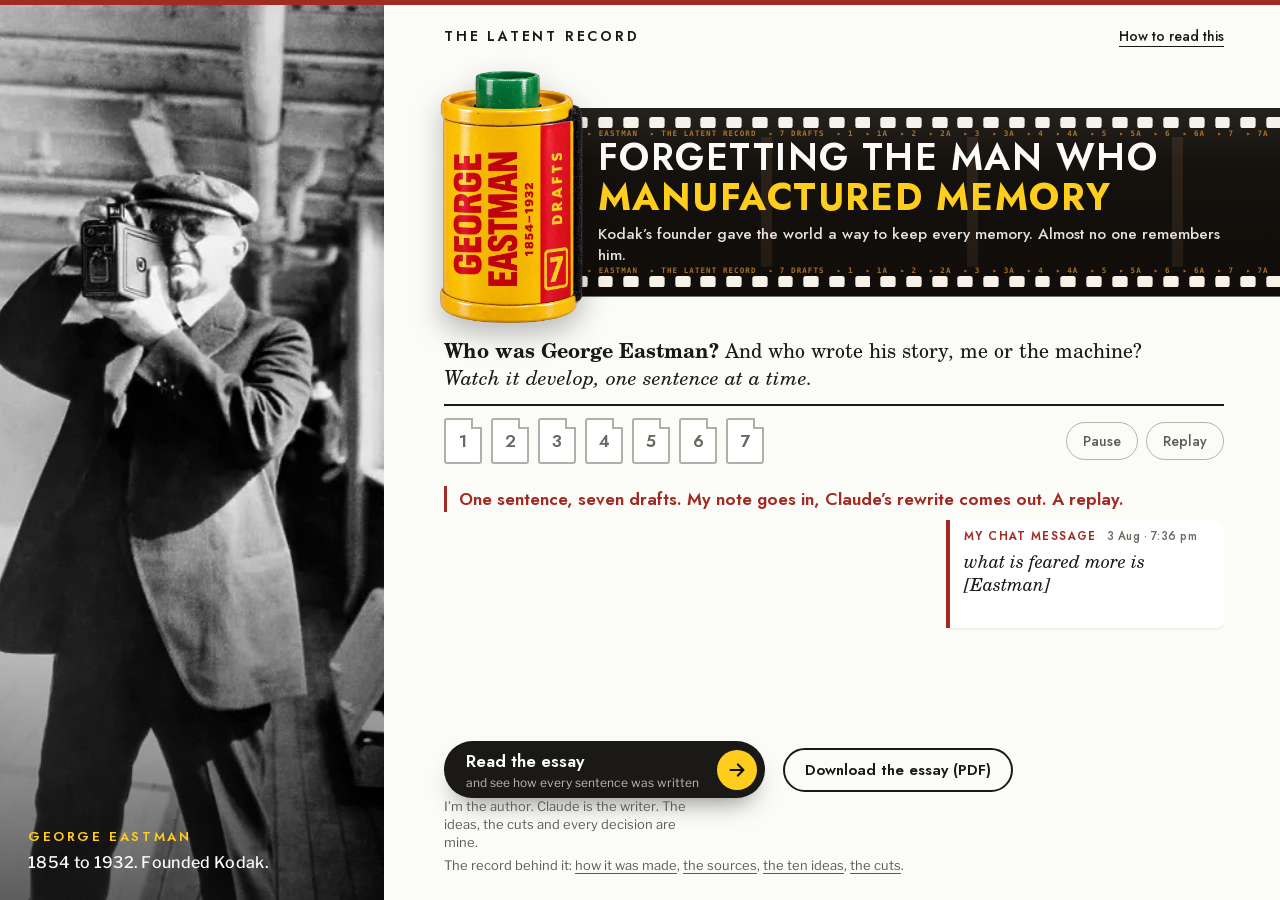
<file: index.html>
<!doctype html><html lang="en"><head><meta charset="utf-8"><meta name="viewport" content="width=device-width,initial-scale=1,viewport-fit=cover"><title>The Latent Record</title><meta name="robots" content="noindex,nofollow"><meta name="description" content="An essay about George Eastman, written with Claude, shown as it was made: every draft, every note, every cut."><meta property="og:title" content="The Latent Record"><meta property="og:description" content="An essay about George Eastman, written with Claude, shown as it was made: every draft, every note, every cut."><meta property="og:type" content="website"><meta property="og:image" content="https://evmonaha880.github.io/latent-record-preview/og.jpg"><meta property="og:image:width" content="1200"><meta property="og:image:height" content="630"><meta name="twitter:card" content="summary_large_image"><link rel="icon" href="data:image/svg+xml,%3Csvg xmlns=%22http://www.w3.org/2000/svg%22 viewBox=%220 0 32 32%22%3E%3Crect width=%2232%22 height=%2232%22 rx=%226%22 fill=%22%23A12A22%22/%3E%3Cpath d=%22M9 7h5v14h9v4H9z%22 fill=%22%23fff%22/%3E%3C/svg%3E">
<link rel="preload" as="font" type="font/woff2" href="fonts/jost-latin.woff2" crossorigin><link rel="preload" as="image" href="photos/g-bettmann-camera.jpg"><style>@font-face{font-family:Schola;src:url(fonts/schola-regular.woff2);font-weight:400}
@font-face{font-family:Schola;src:url(fonts/schola-italic.woff2);font-weight:400;font-style:italic}
@font-face{font-family:Schola;src:url(fonts/schola-bold.woff2);font-weight:700}
@font-face{font-family:Franklin;src:url(fonts/franklin-400.woff2);font-weight:400}
@font-face{font-family:Franklin;src:url(fonts/franklin-500.woff2);font-weight:500}
@font-face{font-family:Franklin;src:url(fonts/franklin-600.woff2);font-weight:600}
@font-face{font-family:Charter;src:url(fonts/charter-roman.woff2);font-weight:400}
@font-face{font-family:Charter;src:url(fonts/charter-italic.woff2);font-weight:400;font-style:italic}
@font-face{font-family:Charter;src:url(fonts/charter-bold.woff2);font-weight:700}
*{box-sizing:border-box;margin:0;padding:0}
:root{--ground:#FBFBF8;--ink:#1A1918;--muted:#5F5B57;--surface:#EFEBE3;--red:#A12A22;--yellow:#FFB300;--rule:#D9D6D0;--lilac:#DDD0EE;--lilac2:#8E78B0;--chat:#6F7F8C;--chatsoft:#E4E9ED;--serif:Schola,Charter,Georgia,serif;--sans:Franklin,"Helvetica Neue",Arial,sans-serif}
body{background:var(--ground);color:var(--ink);font-family:var(--sans);-webkit-font-smoothing:antialiased}
a{color:inherit;text-decoration:none}

@font-face{font-family:Jost;src:url(fonts/jost-latin.woff2) format('woff2');font-weight:500 700;font-style:normal;font-display:swap}
</style><style>:root{--ground:#FBFBF8;--ink:#1A1918;--muted:#5F5B57;--rule:#D9D6D0;--red:#A12A22;--ky:#FFCD1E;--hl:#E4E1DA;--serif:Schola,Charter,Georgia,serif;--sans:Franklin,"Helvetica Neue",Arial,sans-serif;--geo:Jost,Futura,"Century Gothic",sans-serif}
body{background:var(--ground);color:var(--ink);font-family:var(--sans)}
.topbar{position:fixed;left:0;right:0;top:0;height:5px;background:var(--red);z-index:20}
.shell{display:grid;grid-template-columns:30vw minmax(0,1fr);min-height:100vh}
.photo{position:sticky;top:0;height:100vh;overflow:hidden;background:#111}
.photo img{width:100%;height:100%;object-fit:cover;object-position:50% 14%;filter:grayscale(1) contrast(1.12);display:block}
.photo:after{content:"";position:absolute;inset:0;background:linear-gradient(180deg,rgba(0,0,0,.0) 55%,rgba(0,0,0,.62))}
.photo figcaption{position:absolute;left:28px;bottom:26px;right:28px;color:#FBFBF8;z-index:2;font:500 14px/1.4 var(--sans);letter-spacing:.02em}
.photo figcaption b{display:block;font:600 12px var(--geo);letter-spacing:.2em;text-transform:uppercase;color:var(--ky);margin-bottom:6px}
.main{padding:26px 56px 18px 60px;min-width:0}
.mast{display:flex;justify-content:space-between;align-items:baseline}
.wm{font:600 14px var(--geo);letter-spacing:.2em;text-transform:uppercase}
.howlink{font:500 14px var(--geo);border-bottom:1px solid currentColor;color:inherit;text-decoration:none}
h1{font-family:var(--serif);font-weight:400;font-size:clamp(34px,3.7vw,54px);line-height:1.04;letter-spacing:-.016em;margin-top:22px;max-width:760px}
.sub{font-family:var(--serif);font-style:italic;font-size:clamp(19px,1.7vw,24px);line-height:1.3;margin-top:12px;max-width:700px}
.concept{font-family:var(--serif);font-size:clamp(15px,min(1.6vw,2.2vh),23px);line-height:1.38;color:var(--ink);margin-top:12px;max-width:760px}.concept b{font-weight:700}.concept em{font-style:italic}
.stage{margin-top:12px;border-top:2px solid var(--ink);padding-top:10px}
.sh{display:flex;align-items:center;gap:16px;min-height:0}
.ctl{margin-left:auto;display:flex;gap:6px}.mini{font:500 13px var(--geo);background:none;border:1px solid #b9b3a7;border-radius:20px;padding:7px 14px;color:var(--muted);cursor:pointer;min-height:34px}
.body{display:grid;grid-template-columns:minmax(0,1.7fr) minmax(250px,1fr);gap:30px;margin-top:8px;align-items:start}
.center{min-width:0}
.stamp{display:none}
.para{font-family:Charter,Georgia,serif;font-size:clamp(17px,min(2.1vw,3.05vh),30px);line-height:1.34;min-height:7em;transition:opacity .6s}.para.fade{opacity:0}
.para .d,.para .n{display:inline;font-size:1em;white-space:normal}
.para .d{color:var(--red);text-decoration:line-through;text-decoration-thickness:1.5px;transition:font-size 1s cubic-bezier(.5,0,.2,1),opacity .9s}
.para .d.gone{font-size:0;opacity:0}
.para .n{transition:font-size .8s cubic-bezier(.2,.8,.2,1),opacity .7s;background:var(--hl);border-bottom:1px solid #B5B0A5;animation:settle 3.2s ease 1.6s forwards}
.para .n.pre{font-size:0;opacity:0}@keyframes settle{to{background:transparent;border-bottom-color:transparent}}
.para.final{animation:gl 1.8s ease}@keyframes gl{40%{text-shadow:0 0 22px rgba(255,205,30,.7)}}
.m{min-width:0}.stack{display:flex;flex-direction:column;gap:12px;min-height:0}
.card{opacity:0;transform:translateY(12px);transition:opacity .6s ease,transform .8s cubic-bezier(.2,.8,.2,1),filter .8s}.card.in{opacity:1;transform:none}
.card.take{opacity:0!important;transform:translateX(var(--dx,0)) scale(.95)!important;filter:blur(2px)}
.cl{font:600 11.5px var(--geo);letter-spacing:.12em;text-transform:uppercase;margin-bottom:6px}.cl span{font-weight:400;letter-spacing:.04em;text-transform:none;opacity:.7;margin-left:6px}
.card .ct{min-height:1em}
.note,.chat{background:#fff;border-left:4px solid var(--red);border-radius:0 8px 8px 0;padding:12px 16px;box-shadow:0 1px 3px rgba(0,0,0,.08)}
.note .cl,.chat .cl{color:var(--red)}.note .ct,.chat .ct{font-family:var(--serif);font-style:italic;font-size:20px;line-height:1.3}
.claude,.both{background:#1A1918;color:#FBFBF8;border-radius:4px 16px 16px 16px;padding:14px 16px;font-family:ui-monospace,Menlo,Consolas,monospace}
.claude .cl{color:var(--ky);display:flex;align-items:center;gap:8px}
.claude.working .cl:before{content:"";width:8px;height:8px;border-radius:50%;background:var(--ky);animation:pulse 1s infinite}@keyframes pulse{50%{opacity:.25;transform:scale(.7)}}
.claude.done .cl:before{content:"✓";color:var(--ky);font-size:13px}
.claude .ct{font:400 13.5px/1.55 ui-monospace,Menlo,Consolas,monospace}
.steps{display:flex;flex-direction:column;gap:4px}.st{opacity:.35;transition:opacity .4s}.st.on{opacity:1}.st.on:after{content:'…';animation:bl 1s infinite}.st.done{opacity:.55}.st.done:after{content:' ✓';animation:none;color:var(--ky)}.st.done.on:after{content:' ✓'}
.bar{margin-top:10px;height:3px;background:#383532;border-radius:2px;overflow:hidden}.bar i{display:block;height:100%;width:38%;background:var(--ky);border-radius:2px;animation:slide 1.3s ease-in-out infinite}@keyframes slide{0%{margin-left:-40%}100%{margin-left:105%}}@keyframes bl{50%{opacity:.25}}
.res{display:flex;gap:8px;flex-wrap:wrap}.chip{font:600 13px ui-monospace,Menlo,Consolas,monospace;padding:6px 10px;border-radius:4px}.chip.m{background:rgba(255,111,97,.18);color:#FF8D82}.chip.p{background:rgba(255,205,30,.2);color:#FFD84D}
.ctarow{display:flex;align-items:center;gap:12px 18px;flex-wrap:nowrap;margin-top:10px}
.cta{display:flex;align-items:center;gap:18px;background:#1A1918;color:#FBFBF8;padding:8px 8px 8px 22px;border-radius:999px;text-decoration:none;box-shadow:0 14px 26px -12px rgba(0,0,0,.5)}
.cta strong{display:block;font:600 17px var(--geo);white-space:nowrap}.cta small{display:block;font:400 12px var(--sans);color:#bdb8b0;margin-top:2px}
.cta .ar{width:40px;height:40px;border-radius:50%;background:var(--ky);display:flex;align-items:center;justify-content:center}
.dl{display:inline-flex;align-items:center;font:600 15px var(--geo);border:2px solid #1A1918;border-radius:999px;padding:9px 20px;color:inherit;text-decoration:none}.dl:hover{background:#1A1918;color:var(--ky)}
.oneline{font-size:13px;color:var(--muted);max-width:250px;line-height:1.35}
.ov{position:fixed;inset:0;display:none;align-items:center;justify-content:center;background:rgba(10,8,6,.55);z-index:30;padding:20px}.ov.show{display:flex}
.sheet{max-width:620px;width:100%;padding:30px 32px;background:var(--ground);border-radius:6px}.sheet h2{font:400 28px var(--serif)}
.lg{margin:16px 0}.lr{display:flex;gap:14px;align-items:center;margin-bottom:12px;font-size:16px;line-height:1.45}
.sw{flex:none;min-width:34px;height:26px;display:inline-flex;align-items:center;justify-content:center;font:600 12px var(--sans);border-radius:3px;padding:0 6px}
.sw-note{border-left:4px solid var(--red);min-width:10px;background:#fff}.sw-cl{background:#1A1918;color:#FFCD1E}.sw-ins{background:var(--hl)}.sw-del{text-decoration:line-through;color:var(--red)}
.gotit{font:600 16px var(--geo);padding:12px 26px;border:0;border-radius:2px;cursor:pointer;background:#1A1918;color:#FBFBF8}
@media(max-width:1100px){.shell{grid-template-columns:1fr}.photo{position:relative;height:230px}.photo img{object-position:50% 12%}.photo figcaption{bottom:14px;left:20px}.main{padding:22px 20px 36px}.body{grid-template-columns:1fr;gap:12px}.dl,.cta{width:100%}.dl{justify-content:center}.cta{justify-content:space-between}}
@media(max-width:1250px){.ctarow{flex-wrap:wrap}.oneline{max-width:420px}}
@media(max-width:1100px){.ctarow{flex-direction:column;align-items:stretch}.oneline{max-width:none}}

.sketchmode .photo{background:#FBFBF8;border-right:1px solid #cfc9bb}.sketchmode .photo:after{display:none}.sketchmode .photo figcaption{color:#1A1918;background:rgba(251,251,248,.92);padding:10px 12px;left:20px;right:20px;bottom:20px;z-index:4}.sketchmode .photo figcaption b{color:#A12A22}

.lm{position:absolute;inset:0;background:#FBFBF8;display:flex;flex-direction:column;align-items:center;padding:30px 20px 120px;z-index:1}
.lm .mk{position:absolute;right:12px;top:12px;font:700 11px Helvetica,Arial;letter-spacing:.14em;background:#FFCD1E;color:#111;padding:4px 8px;border-radius:3px;z-index:5}
.lm .stk{position:relative}.lm .stk img{position:absolute;inset:0;width:100%;height:100%;object-fit:cover;transition:opacity 1.1s}
.lm .tile{width:260px;height:346px;margin-top:6px;border:1px solid #1A1918}.lm .prev{width:260px;height:346px;border:1px solid #cfc9bb}
.lm .lt1{font:700 11px Helvetica,Arial;letter-spacing:.16em;text-transform:uppercase;color:#1A1918;margin-top:14px;align-self:flex-start}
.lm .lt2{font:12px Helvetica,Arial;color:#5F5B57;margin:6px 0 4px;align-self:flex-start}.lm .ar{font:600 11px Helvetica,Arial;letter-spacing:.14em;text-transform:uppercase;color:#A12A22;margin:8px 0 8px}
.lm-steps .lm{padding:0;background:#222}.lm-steps .stk.full{position:absolute;inset:0;width:100%;height:100%}
.lm-steps .sbar{position:absolute;left:0;right:0;top:0;padding:10px 14px;font:600 12px Helvetica,Arial;letter-spacing:.08em;background:rgba(251,251,248,.92);color:#111;z-index:3}
.lm-steps .photo:after,.lm-latent .photo:after{display:none}
.lm-latent .photo figcaption,.lm-steps .photo figcaption{color:#1A1918;background:rgba(251,251,248,.94);padding:10px 12px;left:14px;right:14px;bottom:14px;z-index:4;font-size:12px}.lm-latent .photo figcaption b,.lm-steps .photo figcaption b{color:#A12A22;font-size:11px}
.lm .tile img{filter:none!important}
.tw-mode .photo:after{display:none}.tw-mode .photo{background:#FBFBF8;border-right:1px solid #cfc9bb}
.twrow{display:grid;grid-template-columns:1fr 1fr;gap:14px;align-items:start}
.twh{display:flex;flex-direction:column;min-width:0}
.twc{font:13px/1.35 Helvetica,Arial;color:#1A1918;margin-top:7px;min-height:52px}
.twn{font:11px/1.4 Helvetica,Arial;color:#5b564c;margin:2px 0 0;padding-top:8px;border-top:1px solid #cfc9bb}
.tw{position:absolute;inset:0;display:flex;flex-direction:column;justify-content:center;gap:12px;padding:20px 20px 18px;z-index:2;background:#FBFBF8}
.twhd{margin-bottom:2px}.twh1{font:700 12px Helvetica,Arial;letter-spacing:.16em;text-transform:uppercase;color:#1A1918}.twh2{font:13px/1.35 Helvetica,Arial;color:#5b564c;margin-top:3px}
.twl{display:flex;flex-direction:column;align-items:flex-start;gap:1px;border-top:3px solid #1A1918;padding-top:6px}.twl b{font:800 24px/1 Helvetica,Arial;letter-spacing:.04em;text-transform:uppercase;color:#1A1918}.twl span{font:12px/1.3 Helvetica,Arial;letter-spacing:.02em;color:#5b564c}
.twh.ai .twl{border-top-color:#FFCD1E}
.twt{font:italic 600 15px/1.2 Georgia,serif;color:#1A1918;margin:6px 0 7px;min-height:36px}
.twf{position:relative;width:100%;aspect-ratio:1/2;max-height:calc(100vh - 340px);border:1px solid #1A1918;background:#E4E1DA;overflow:hidden}
.twf img{position:absolute;inset:0;width:100%;height:100%;object-fit:cover;object-position:50% 20%;transition:opacity 1.1s;filter:none!important}
.twf.film{background:#161513;border-color:#161513}
.twf.film:before,.twf.film:after{content:"";position:absolute;top:0;bottom:0;width:16px;z-index:3;background:#161513 url("data:image/svg+xml;utf8,<svg xmlns='http://www.w3.org/2000/svg' width='16' height='20'><rect x='4' y='5' width='8' height='10' rx='2' fill='%23F6F2E9'/></svg>") repeat-y}
.twf.film:before{left:0}.twf.film:after{right:0}
.twf.film img{left:16px;width:calc(100% - 32px)}
.twf.ai:before{content:"AI-made";position:absolute;left:7px;top:7px;z-index:3;background:#FFCD1E;color:#111;font:700 10px Helvetica,Arial;letter-spacing:.08em;padding:3px 7px;border-radius:3px}
@media(max-width:1100px){.tw-mode .photo{height:auto;position:relative}.tw{position:relative;inset:auto;padding:16px 20px 14px}.twf{aspect-ratio:3/4;max-height:none}.twf img{object-position:50% 15%}.twc{font-size:12.5px;min-height:50px}.twl b{font-size:21px}}

/* fit-to-screen: cards and buttons shrink with the viewport height so the whole page shows without scrolling (desktop) */
.note .ct,.chat .ct{font-size:clamp(14.5px,2.35vh,20px)}
.note,.chat{padding:clamp(8px,1.3vh,12px) 14px}
.claude,.both{padding:clamp(9px,1.3vh,14px) 14px}
.claude .ct{font-size:clamp(11.5px,1.6vh,13.5px)}
.stack{gap:clamp(8px,1.2vh,12px)}
@media(max-height:800px) and (min-width:1101px){.main{padding-top:16px;padding-bottom:10px}.roll{margin-top:6px}.concept{margin-top:8px}.stage{margin-top:8px;padding-top:8px}.ctarow{margin-top:8px}.cta{padding:6px 6px 6px 18px}.cta strong{font-size:15.5px}.cta small{font-size:11px}.cta .ar{width:34px;height:34px}.dl{padding:7px 16px;font-size:14px}.oneline{font-size:12px;max-width:230px}.body{grid-template-columns:minmax(0,1.5fr) minmax(250px,1fr)}.cl{margin-bottom:3px}}
/* static layout: the header row keeps a two-line caption height and the button row is pinned to the bottom of the screen, so nothing below the roll moves when the sentence or the cards change size */
@media(min-width:1101px){.main{display:flex;flex-direction:column;min-height:100vh}.ctarow{margin-top:auto;padding-top:10px}}

/* ---- 10/06 rebuild: real 35mm strip + one counter ---- */
/* Roll: canister at the left, film strip leaving its velvet slot. Strip height = slot length (.75 of the canister); the strip is centred on the slot (52% down the canister). Film geometry in fractions of strip height H (35mm = H): perf 2.8 x 1.98mm -> .08H x .0566H, pitch 4.75mm -> .136H, frame pitch 38mm -> 1.086H, frame gap 2mm -> .057H, perf centre 2.8mm from the edge. */
.roll{--ch:clamp(200px,28vh,330px);--sh:calc(var(--ch)*.75);--perf:url("data:image/svg+xml;utf8,<svg xmlns='http://www.w3.org/2000/svg' viewBox='0 0 475 198' preserveAspectRatio='none'><rect x='97' y='0' width='280' height='198' rx='46' fill='%23F6F2E9'/></svg>");position:relative;display:flex;align-items:flex-start;margin:24px -56px 2px -4px}
.can{position:relative;flex:none;height:var(--ch);z-index:3;filter:drop-shadow(0 12px 14px rgba(0,0,0,.26))}
.can img{display:block;height:100%;width:auto}
.strip{position:relative;flex:1;min-width:0;height:var(--sh);margin-top:calc(var(--ch)*.52 - var(--sh)/2);margin-left:calc(var(--ch)*-.06);z-index:1;overflow:hidden;
 background:linear-gradient(180deg,rgba(255,255,255,.07),rgba(255,255,255,0) 30%,rgba(0,0,0,.28)),repeating-linear-gradient(90deg,transparent 0,transparent calc(var(--sh)*1.029),#2c2219 calc(var(--sh)*1.029),#2c2219 calc(var(--sh)*1.086)) 0 50%/100% calc(100% - var(--sh)*.314) no-repeat,#15110d;
 display:flex;animation:feed 1.2s cubic-bezier(.2,.7,.2,1) both}
.strip:before,.strip:after{content:"";position:absolute;left:0;right:0;height:calc(var(--sh)*.0566);background:var(--perf) 0 0/calc(var(--sh)*.136) 100% repeat-x}
.strip:before{top:calc(var(--sh)*.0517)}.strip:after{bottom:calc(var(--sh)*.0517)}
.edge{position:absolute;left:calc(var(--ch)*.08);right:0;white-space:nowrap;overflow:hidden;font:600 calc(var(--sh)*.04)/1 ui-monospace,Menlo,Consolas,monospace;letter-spacing:.14em;color:#d9902f;opacity:.75}
.et{top:calc(var(--sh)*.118)}.eb{bottom:calc(var(--sh)*.118)}
.tt{display:flex;flex-direction:column;justify-content:center;width:100%;padding:calc(var(--sh)*.17) 36px calc(var(--sh)*.17) calc(var(--ch)*.12)}
.strip h1{margin:0;max-width:none;font:600 clamp(24px,min(2.9vw,4.2vh),42px)/1.06 var(--geo);letter-spacing:.04em;text-transform:uppercase;color:#FBFBF8}
.strip h1 b{display:block;font-weight:700;color:var(--ky)}
.strip .sub{margin:calc(var(--sh)*.04) 0 0;max-width:720px;font:500 clamp(13.5px,min(1.2vw,1.75vh),18px)/1.35 var(--geo);font-style:normal;color:#E4E1DA}
.sout{display:none}
@keyframes feed{from{clip-path:inset(0 100% 0 0)}to{clip-path:inset(0 0 0 0)}}
@media(prefers-reduced-motion:reduce){.strip{animation:none}}
@media(max-width:1100px){.roll{--ch:215px;margin:20px -20px 4px -2px}.tt{padding-right:16px}.strip h1{font-size:clamp(17px,3.6vw,30px)}.strip .sub{font-size:clamp(13px,2.2vw,16px)}}
@media(max-width:520px){.roll{--ch:215px}.strip h1{font-size:16px;letter-spacing:.01em}.sin{display:none}.sout{display:block;font:italic 400 16px/1.35 var(--serif);color:var(--ink);margin:6px 0 0}}

/* Counter: the seven numbered pages ARE the counter; NOW sits under the one that is playing. Controls share the row. */
.sh{display:flex;align-items:flex-start;gap:16px}
.pgrow{display:flex;gap:9px;align-items:flex-start;padding:2px 0 22px}
.pgrow i{position:relative;display:flex;align-items:center;justify-content:center;width:38px;height:46px;border:2px solid #b3aea6;border-radius:3px;background:#fff;transition:background .5s,border-color .5s,transform .5s}
.pgrow i b{font:600 17px var(--geo);color:#8a847b;transition:color .5s}
.pgrow i:after{content:"";position:absolute;right:-2px;top:-2px;width:9px;height:9px;background:var(--ground);border-left:2px solid #b3aea6;border-bottom:2px solid #b3aea6;transition:border-color .5s}
.pgrow i.d{background:#E4E1DA;border-color:#7d776f}.pgrow i.d b{color:#5F5B57}.pgrow i.d:after{border-color:#7d776f}
.pgrow i.on{background:var(--hl);border-color:#1A1918;transform:translateY(-3px)}.pgrow i.on b{color:#1A1918}.pgrow i.on:after{border-color:#1A1918}
.pgrow i small{display:none;position:absolute;top:calc(100% + 7px);left:50%;transform:translateX(-50%);font:700 11px var(--geo);letter-spacing:.18em;text-transform:uppercase;color:var(--red)}
.pgrow i.on small{display:block}
.sh .ctl{margin:6px 0 0 auto;gap:8px}
.mini{min-height:38px;padding:8px 16px;font-size:14px}
.stat{margin:0 0 8px;border-left:3px solid var(--red);padding:2px 0 2px 12px;font:600 clamp(16px,1.35vw,19px)/1.3 var(--geo);color:var(--red);min-height:1.4em}
@media(max-width:1250px){.stat{min-height:2.7em}}
@media(max-width:1100px){.sh{flex-wrap:wrap;row-gap:4px}.pgrow{flex:1 1 100%;gap:6px;padding-bottom:22px}.pgrow i{flex:1;width:auto;min-width:0;height:44px}.sh .ctl{order:3;margin:0;width:100%}.mini{min-height:44px;padding:8px 20px}.para{min-height:0}.stack{min-height:0}.stat{min-height:2.7em}}
@media(max-height:760px) and (min-width:1101px){.roll{--ch:200px;margin-top:10px}.strip h1{font-size:26px}.strip .sub{font-size:13px}.para{font-size:20.5px}.note .ct,.chat .ct{font-size:14px}.concept{font-size:14.5px}.main{padding-top:12px}.pgrow i{height:40px;width:34px}.pgrow{padding-bottom:20px}}
/* photo: bigger caption; phone hero is taller and framed on the camera and face */
.photo figcaption{font-size:16px}.photo figcaption b{font-size:13px}
@media(max-width:1100px){.photo{height:290px}.photo img{object-position:50% 6%!important}}

.pgrow i small{white-space:nowrap;letter-spacing:.1em}
.pgrow i:first-child small{left:0;transform:none}.pgrow i:last-child small{left:auto;right:0;transform:none}

/* 10/07: buttons never move. Desktop: the column is exactly one screen tall, the stage takes what is left and clips, the button row is fixed at the bottom. Phone: the button row sits above the animation, so nothing above it changes size. */
@media(min-width:1101px){.main{height:100vh;min-height:0;overflow:hidden}.stage{flex:1 1 auto;min-height:0;overflow:hidden}.ctarow{flex:none;margin-top:0;padding-top:10px}}
@media(max-width:1100px){.main{display:flex;flex-direction:column}.main>.stage{order:2}.main>.ctarow{order:1;margin:14px 0 6px}}
@media(max-height:860px) and (min-width:1101px){.roll{--ch:26vh;margin-top:14px}}

/* 10/07 smooth cards: transform/opacity only for entry and exit, space collapses with a height transition, text never changes a card's height */
.card{will-change:opacity,transform;transition:opacity .7s cubic-bezier(.22,.8,.3,1),transform .8s cubic-bezier(.22,.8,.3,1),height .6s cubic-bezier(.4,0,.2,1),padding .6s cubic-bezier(.4,0,.2,1),margin .6s cubic-bezier(.4,0,.2,1)}
.card{transform:translateY(8px)}.card.in{transform:none}
.card.take{opacity:0!important;filter:none!important;transform:translateX(var(--dx,0)) scale(.97)!important;transition:opacity .45s ease-in,transform .6s cubic-bezier(.4,0,.2,1),height .6s cubic-bezier(.4,0,.2,1),padding .6s cubic-bezier(.4,0,.2,1),margin .6s cubic-bezier(.4,0,.2,1)}
.card .ct{display:grid}.card .ct>.gh,.card .ct>.ty{grid-area:1/1;display:block}.card .ct>.gh{visibility:hidden}
.claude{overflow:hidden}

/* 10/07: added-word highlight hugs the text (ascender to descender) instead of the whole line box; its hairline sits right under the descenders. Colors fade through registered properties. */
@property --a{syntax:'<number>';inherits:false;initial-value:.5}
@property --b{syntax:'<number>';inherits:false;initial-value:1}
.para .n{background:linear-gradient(rgba(205,201,192,var(--a)),rgba(205,201,192,var(--a))) 0 .2em/100% .98em no-repeat,linear-gradient(rgba(160,156,146,var(--b)),rgba(160,156,146,var(--b))) 0 1.18em/100% 1px no-repeat;border-bottom:0;animation:settle2 3.2s ease 1.6s forwards}
@keyframes settle2{to{--a:0;--b:0}}

/* 10/07: edge print is whole words only. Tokens wrap onto a hidden second line instead of being cut through a letter at the strip's right edge. */
.edge{display:flex;flex-wrap:wrap;column-gap:1.6em;white-space:nowrap;height:calc(var(--sh)*.04);line-height:1;overflow:hidden}
.edge i{font-style:normal;flex:none}

/* 10/07 sweep fixes: tablets (to 1100 wide) use the single-column layout; cards sliding out never create sideways scroll; reduced-motion view is not height-locked; two low-contrast greys darkened */
@media(min-width:521px) and (max-width:1100px){.roll{--ch:250px}.strip h1{font-size:clamp(20px,3.4vw,30px)}}
.stage{overflow-x:clip}.main{overflow-x:clip}
.still .main{height:auto;min-height:100vh;overflow:visible}.still .stage{overflow:visible}.still .ctarow{margin-top:14px}
.pgrow i b{color:#6b665f}
.cl span{opacity:1;color:#6b665f}.claude .cl span{color:#bdb8b0}
/* 10/07: narrow laptops (1101-1250 wide): slimmer photo column and side padding so the animation area fits without clipping */
@media(min-width:1101px) and (max-width:1250px){.shell{grid-template-columns:24vw minmax(0,1fr)}.main{padding:14px 30px 10px 34px}.roll{margin-right:-30px;--ch:clamp(170px,24vh,250px);margin-top:12px}.strip h1{font-size:clamp(22px,min(2.7vw,3.9vh),34px)}.concept{font-size:clamp(14.5px,min(1.5vw,2.1vh),19px)}.stat{min-height:1.4em;font-size:clamp(15px,1.4vw,17px)}.para{font-size:clamp(17px,min(2.3vw,3vh),25px)}.body{grid-template-columns:minmax(0,1.4fr) minmax(220px,1fr);gap:22px}.photo figcaption{left:20px;right:20px}}
/* 10/07: on shorter laptop screens the longest note plus the Claude working card needed ~15px more room; smaller note type and tighter card spacing */
@media(max-height:940px) and (min-width:1101px){.note .ct,.chat .ct{font-size:clamp(14px,2vh,18px)}.note,.chat{padding:8px 14px}.claude,.both{padding:8px 14px}.stack{gap:8px}.steps{gap:2px}.bar{margin-top:7px}}
@media(max-height:900px) and (min-width:1101px) and (max-width:1250px){.note .ct,.chat .ct{font-size:clamp(14px,1.9vh,17px)}}
/* 10/07: smallest phones (320-360 wide): header row stays on one line */
@media(max-width:360px){.wm{font-size:11.5px;letter-spacing:.1em;white-space:nowrap}.howlink{font-size:12.5px;white-space:nowrap}}

/* 10/07: phone (to 1100 wide): the two buttons live in a bar fixed to the bottom of the screen, so they never move and never push the animation down. The author line moves to the end of the page. */
.dl-short,.oneline-ph{display:none}
@media(max-width:1100px){
.main>.ctarow{position:fixed;left:0;right:0;bottom:0;order:0;margin:0;z-index:15;flex-direction:row;flex-wrap:nowrap;align-items:stretch;gap:10px;padding:10px 14px calc(10px + env(safe-area-inset-bottom));background:rgba(251,251,248,.985);-webkit-backdrop-filter:blur(8px);backdrop-filter:blur(8px);border-top:1px solid var(--rule)}
.main>.ctarow .oneline{display:none}
.main>.ctarow .cta{flex:1.5;width:auto;min-width:0;padding:6px 6px 6px 16px;gap:10px;box-shadow:none;justify-content:space-between}
.main>.ctarow .cta small{display:none}.main>.ctarow .cta strong{font-size:15px}
.main>.ctarow .cta .ar{width:34px;height:34px;flex:none}
.main>.ctarow .dl{flex:1;width:auto;min-width:0;padding:8px 10px;font-size:14px;justify-content:center;text-align:center}
.dl-long{display:none}.dl-short{display:inline}
.oneline-ph{display:block;margin:18px 0 0;font-size:13px;line-height:1.4;color:var(--muted)}
.main{padding-bottom:calc(92px + env(safe-area-inset-bottom))}
}
@media(max-width:1100px){.oneline-ph{order:3}.photo{height:250px}}
/* 10/07: phone keeps the original order (sentence, then note and Claude below); engine8.js scrolls the page down by itself when a card appears. */
@media(max-width:1100px){.note .ct,.chat .ct{font-size:17px}}
@media(max-width:350px){.stat{min-height:4em}}

/* 10/09 slow-connection fixes: the canister box has its final width before the image arrives (no shift), the image fades in once complete instead of painting line by line, and it is a 67 KB WebP (the PNG was 653 KB) */
.can{width:calc(var(--ch)*.5656)}.can picture{display:contents}.can img{opacity:0;transition:opacity .5s ease}.can img.ok{opacity:1}

/* 10/15: one quiet line under the buttons, linking to the record pages */
.ctarow{flex-wrap:wrap;row-gap:0}
.records{flex:0 0 100%;order:9;margin:6px 0 8px;font-size:13px;line-height:1.3;color:var(--muted)}
.records a{color:inherit;text-decoration:underline;text-underline-offset:3px}
.records a:hover,.records a:focus-visible{color:var(--ink)}
@media(max-width:1100px){.main>.ctarow{flex-wrap:wrap;gap:0 10px}.main>.ctarow .records{margin:4px 0 2px;font-size:13px;text-align:center}.main{padding-bottom:calc(120px + env(safe-area-inset-bottom))}}
</style></head><body>
<div class="topbar"></div>
<div class="shell">
<figure class="photo"><img id="ph" src="photos/g-bettmann-camera.jpg" alt="George Eastman filming with a movie camera" style="object-position:50% 30%;filter:grayscale(1) contrast(1.03)"><figcaption><b>George Eastman</b>1854 to 1932. Founded Kodak.</figcaption></figure>
<div class="main">
<div class="mast"><span class="wm">The Latent Record</span><a href="#" data-how class="howlink">How to read this</a></div>
<div class="roll">
<div class="can" aria-hidden="true"><picture><source srcset="assets/canister.webp" type="image/webp"><img src="assets/canister.png?v=2" width="509" height="900" alt="" onload="this.classList.add('ok')"></picture></div>
<div class="strip"><span class="edge et" aria-hidden="true"><i>▸ EASTMAN</i><i>▸ THE LATENT RECORD</i><i>▸ 7 DRAFTS</i><i>▸ 1</i><i>▸ 1A</i><i>▸ 2</i><i>▸ 2A</i><i>▸ 3</i><i>▸ 3A</i><i>▸ 4</i><i>▸ 4A</i><i>▸ 5</i><i>▸ 5A</i><i>▸ 6</i><i>▸ 6A</i><i>▸ 7</i><i>▸ 7A</i><i>▸ 8</i><i>▸ 8A</i><i>▸ 9</i><i>▸ 9A</i><i>▸ 10</i><i>▸ 10A</i><i>▸ 11</i><i>▸ 11A</i><i>▸ 12</i><i>▸ 12A</i><i>▸ 13</i><i>▸ 13A</i><i>▸ 14</i><i>▸ 14A</i><i>▸ 15</i><i>▸ 15A</i><i>▸ 16</i><i>▸ 16A</i><i>▸ 17</i><i>▸ 17A</i><i>▸ 18</i><i>▸ 18A</i><i>▸ 19</i><i>▸ 19A</i><i>▸ 20</i><i>▸ 20A</i><i>▸ 21</i><i>▸ 21A</i><i>▸ 22</i><i>▸ 22A</i><i>▸ 23</i><i>▸ 23A</i><i>▸ 24</i><i>▸ 24A</i><i>▸ 25</i><i>▸ 25A</i><i>▸ 26</i><i>▸ 26A</i><i>▸ 27</i><i>▸ 27A</i><i>▸ 28</i><i>▸ 28A</i><i>▸ 29</i><i>▸ 29A</i><i>▸ 30</i><i>▸ 30A</i><i>▸ 31</i><i>▸ 31A</i><i>▸ 32</i><i>▸ 32A</i><i>▸ 33</i><i>▸ 33A</i><i>▸ 34</i><i>▸ 34A</i><i>▸ 35</i><i>▸ 35A</i><i>▸ 36</i><i>▸ 36A</i><i>▸ 37</i><i>▸ 37A</i><i>▸ 38</i><i>▸ 38A</i><i>▸ 39</i><i>▸ 39A</i></span><div class="tt"><h1>Forgetting the Man Who <b>Manufactured Memory</b></h1><p class="sub sin">Kodak’s founder gave the world a way to keep every memory. Almost no one remembers him.</p></div><span class="edge eb" aria-hidden="true"><i>▸ EASTMAN</i><i>▸ THE LATENT RECORD</i><i>▸ 7 DRAFTS</i><i>▸ 1</i><i>▸ 1A</i><i>▸ 2</i><i>▸ 2A</i><i>▸ 3</i><i>▸ 3A</i><i>▸ 4</i><i>▸ 4A</i><i>▸ 5</i><i>▸ 5A</i><i>▸ 6</i><i>▸ 6A</i><i>▸ 7</i><i>▸ 7A</i><i>▸ 8</i><i>▸ 8A</i><i>▸ 9</i><i>▸ 9A</i><i>▸ 10</i><i>▸ 10A</i><i>▸ 11</i><i>▸ 11A</i><i>▸ 12</i><i>▸ 12A</i><i>▸ 13</i><i>▸ 13A</i><i>▸ 14</i><i>▸ 14A</i><i>▸ 15</i><i>▸ 15A</i><i>▸ 16</i><i>▸ 16A</i><i>▸ 17</i><i>▸ 17A</i><i>▸ 18</i><i>▸ 18A</i><i>▸ 19</i><i>▸ 19A</i><i>▸ 20</i><i>▸ 20A</i><i>▸ 21</i><i>▸ 21A</i><i>▸ 22</i><i>▸ 22A</i><i>▸ 23</i><i>▸ 23A</i><i>▸ 24</i><i>▸ 24A</i><i>▸ 25</i><i>▸ 25A</i><i>▸ 26</i><i>▸ 26A</i><i>▸ 27</i><i>▸ 27A</i><i>▸ 28</i><i>▸ 28A</i><i>▸ 29</i><i>▸ 29A</i><i>▸ 30</i><i>▸ 30A</i><i>▸ 31</i><i>▸ 31A</i><i>▸ 32</i><i>▸ 32A</i><i>▸ 33</i><i>▸ 33A</i><i>▸ 34</i><i>▸ 34A</i><i>▸ 35</i><i>▸ 35A</i><i>▸ 36</i><i>▸ 36A</i><i>▸ 37</i><i>▸ 37A</i><i>▸ 38</i><i>▸ 38A</i><i>▸ 39</i><i>▸ 39A</i></span></div>
</div>
<p class="sub sout">Kodak’s founder gave the world a way to keep every memory. Almost no one remembers him.</p>

<p class="concept"><b>Who was George Eastman?</b> And who wrote his story, me or the machine?<br><em>Watch it develop, one sentence at a time.</em></p>
<div class="stage">
<div class="sh"><div class="pgrow" id="pg" role="img" aria-label="Draft counter, seven drafts"><i><b>1</b><small>Draft 1 of 7</small></i><i><b>2</b><small>Draft 2 of 7</small></i><i><b>3</b><small>Draft 3 of 7</small></i><i><b>4</b><small>Draft 4 of 7</small></i><i><b>5</b><small>Draft 5 of 7</small></i><i><b>6</b><small>Draft 6 of 7</small></i><i><b>7</b><small>Draft 7 of 7</small></i></div><span class="ctl"><button id="bPause" class="mini">Pause</button><button id="bReplay" class="mini">Replay</button></span></div>
<p class="stat" id="cap" aria-live="polite"></p>
<div class="body"><div class="center"><div id="stamp" class="stamp"></div><p id="para" class="para"></p>
</div>
<div class="m"><div id="mR" class="stack"></div></div></div>
</div>
<p class="oneline-ph">I’m the author. Claude is the writer. The ideas, the cuts and every decision are mine.</p>
<div class="ctarow"><a class="cta" href="essay/index.html"><span><strong>Read the essay</strong><small>and see how every sentence was written</small></span><span class="ar"><svg width="22" height="22" viewBox="0 0 24 24" fill="none" stroke="#14110E" stroke-width="2.4" stroke-linecap="round" stroke-linejoin="round"><path d="M5 12h13"/><path d="M13 6l6 6-6 6"/></svg></span></a>
<a class="dl" href="forgetting-the-man-who-manufactured-memory.pdf" download><span class="dl-long">Download the essay (PDF)</span><span class="dl-short">Download PDF</span></a>
<p class="oneline">I’m the author. Claude is the writer. The ideas, the cuts and every decision are mine.</p><p class="records">The record behind it: <a href="how/">how it was made</a>, <a href="sources/">the sources</a>, <a href="thesis/">the ten ideas</a>, <a href="cut/">the cuts</a>.</p></div>
</div></div>
<div id="ov" class="ov"><div class="sheet"><h2>How to read this</h2>
<div class="lg"><div class="lr"><span class="sw sw-note"></span><div><b>My note.</b> What I typed to steer the draft, typos kept.</div></div>
<div class="lr"><span class="sw sw-cl">Claude</span><div><b>Claude’s draft.</b> The rewrite that came back, word for word.</div></div>
<div class="lr"><span class="sw sw-ins">new</span><span class="sw sw-del">cut</span><div><b>In the sentence.</b> Highlighted words are new. Struck words are cut.</div></div></div>
<button class="gotit" data-close>Got it</button></div></div>
<script src="data.js"></script><script src="diff.js"></script><script src="engine8.js?v=11"></script><script src="sketch-mode.js"></script><script src="latent-mode.js"></script><script>(function(){var P={a:["a-formal-1917.jpg","50% 14%","grayscale(1) contrast(1.12)",""],b:["b-loc-1915.jpg","50% 40%","grayscale(1) contrast(1.1)","scale(1.28)"],c:["c-colour-1914.jpg","50% 20%","none",""],d:["d-desk-1903.jpg","50% 30%","grayscale(1) contrast(1.08)",""],e:["e-ship-1890.jpg","62% 50%","grayscale(1) contrast(1.1)",""],f:["f-plaque-mit.jpg","50% 40%","grayscale(1) contrast(1.15)",""],g:["g-bettmann-camera.jpg","50% 30%","grayscale(1) contrast(1.03)",""]};
var m=/photo=([a-g])/.exec(location.search),k=m?m[1]:"g",p=P[k],i=document.getElementById("ph");i.src="photos/"+p[0];i.style.objectPosition=p[1];i.style.filter=p[2];if(p[3]){i.style.transform=p[3];i.style.transformOrigin="50% 38%"}})()</script></body></html>
</file>
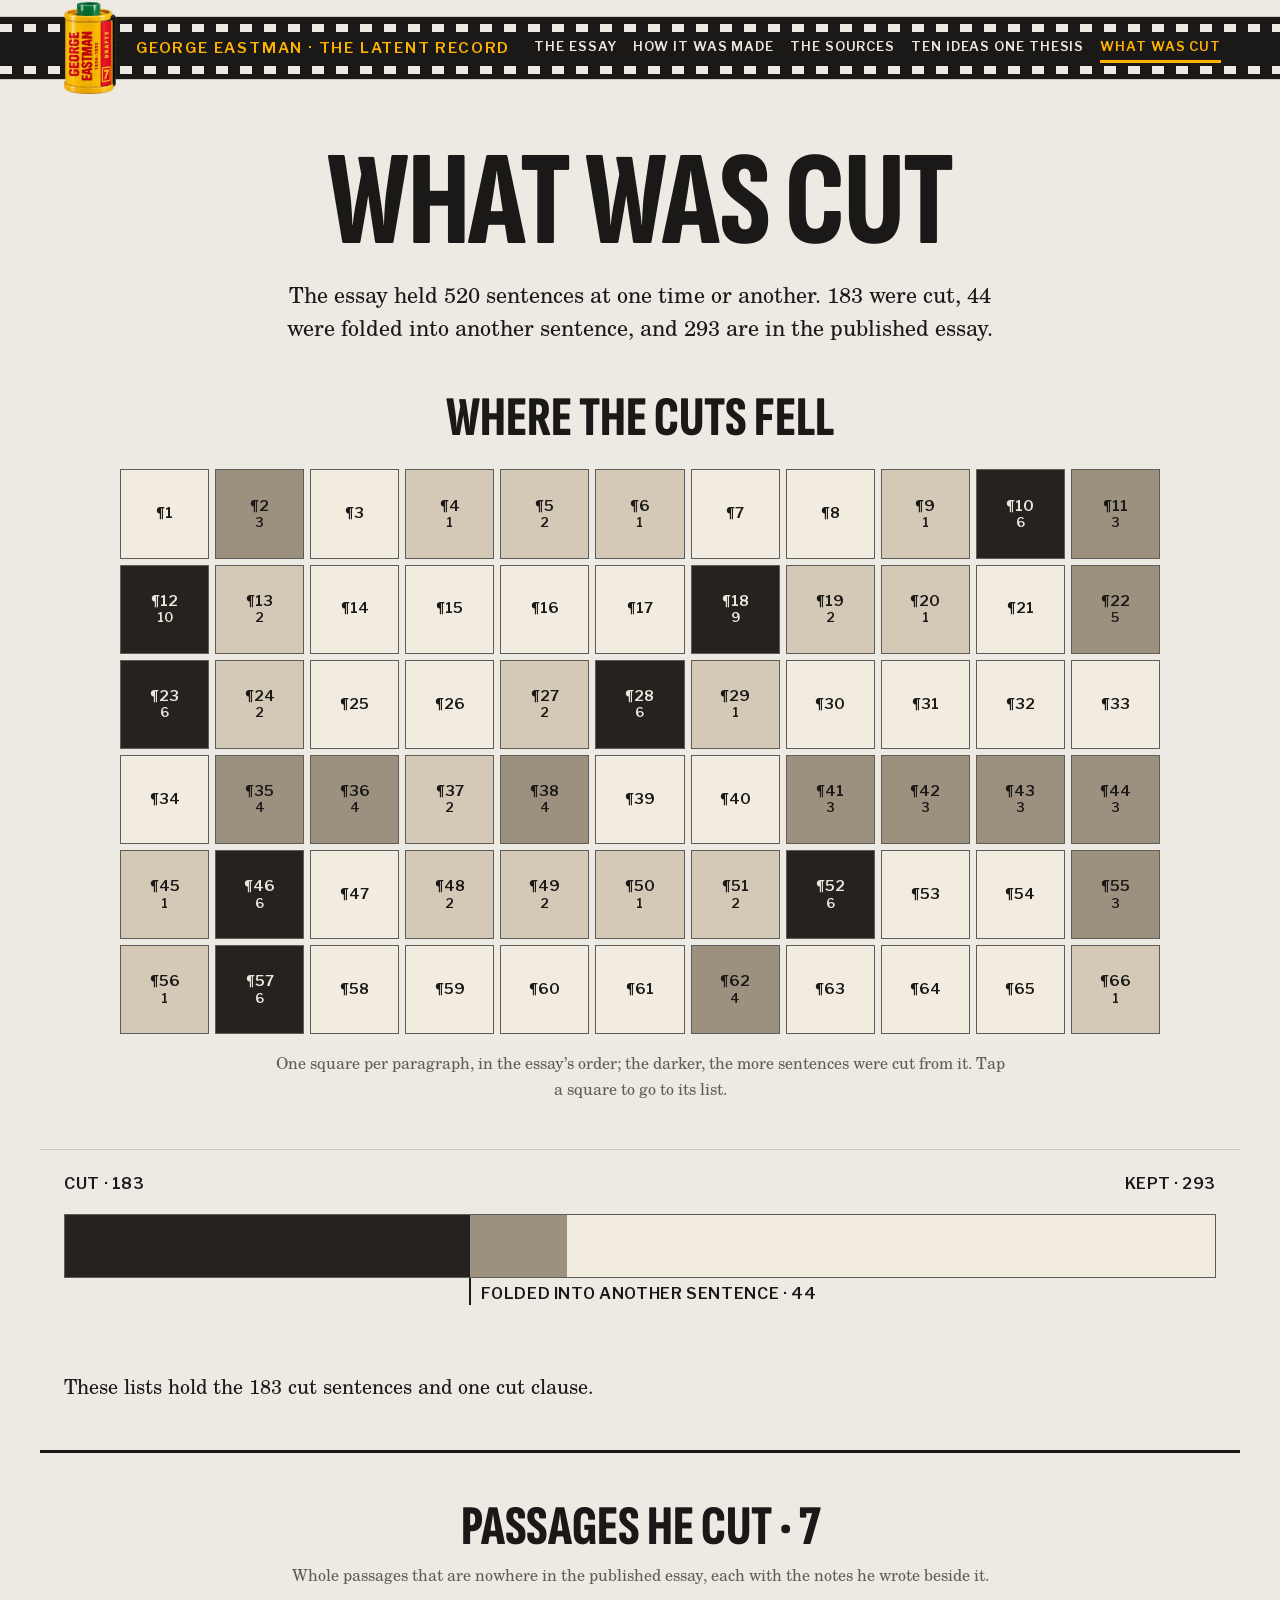
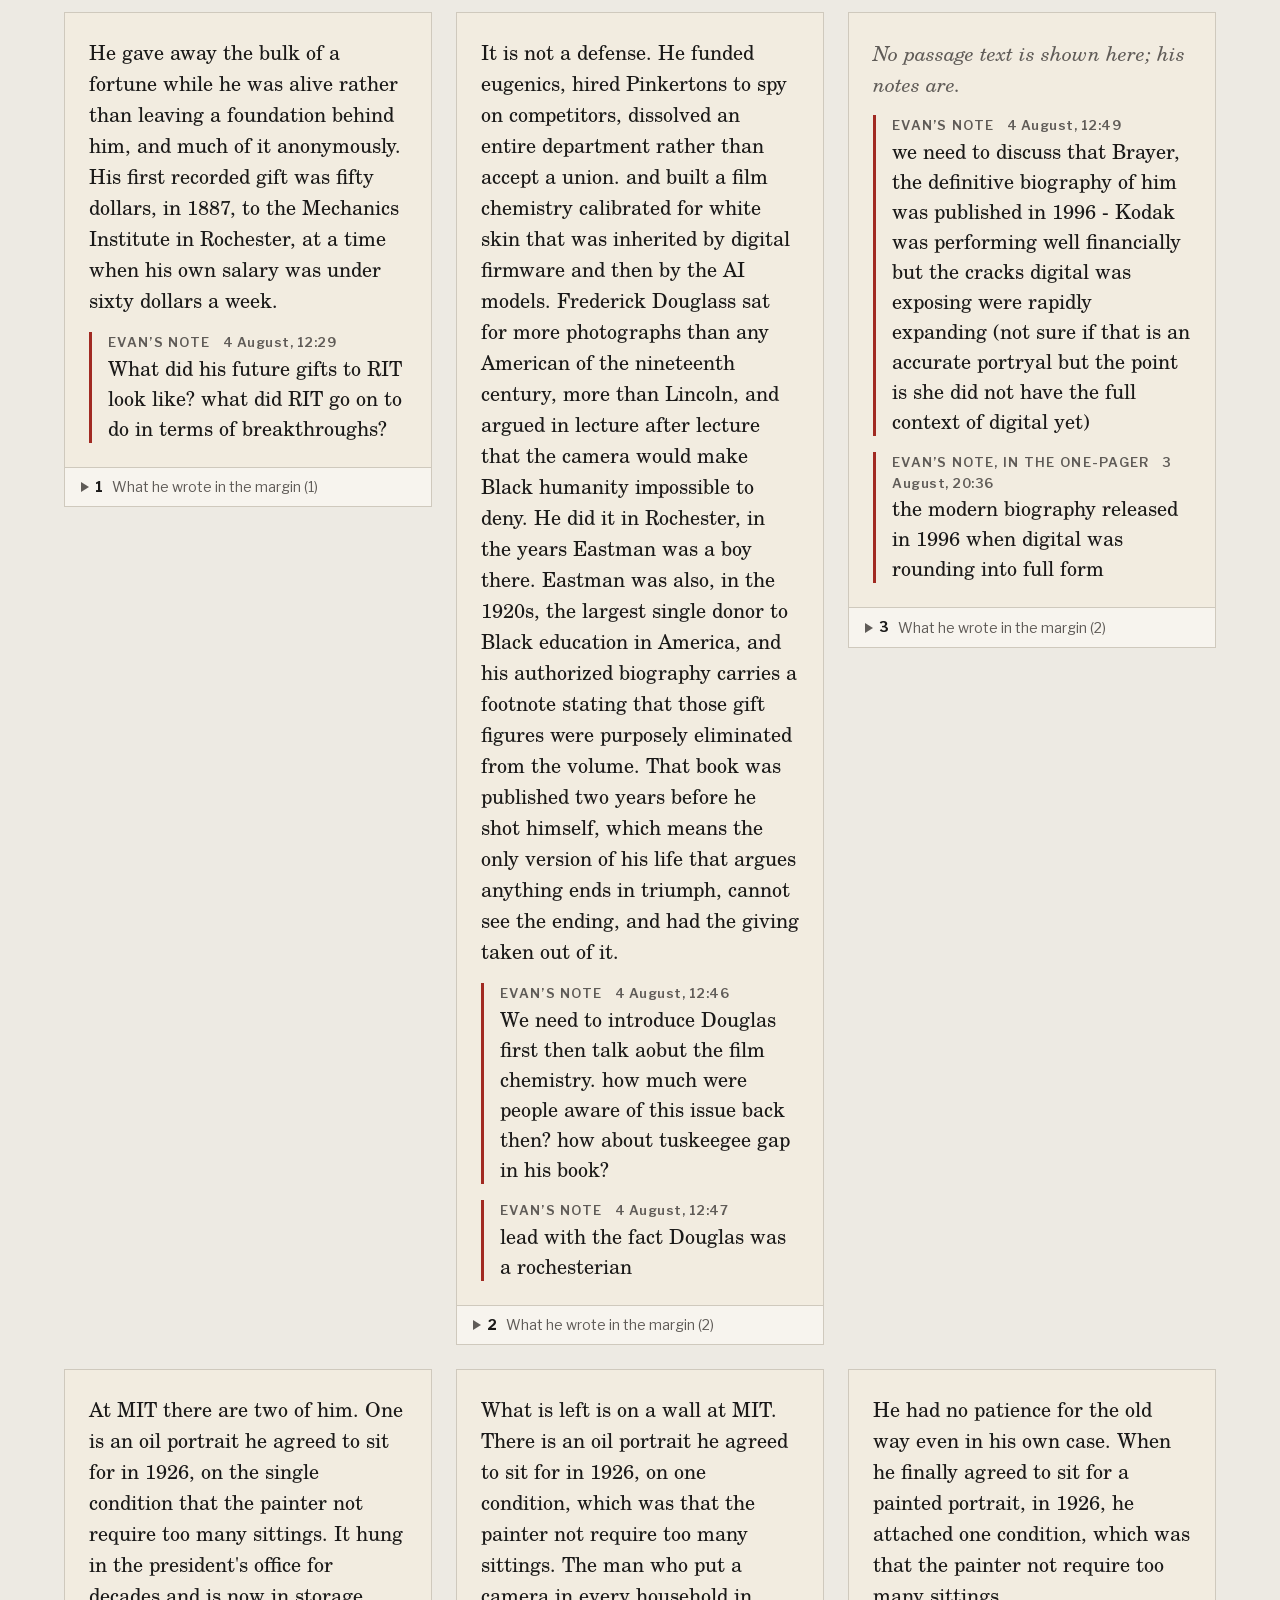
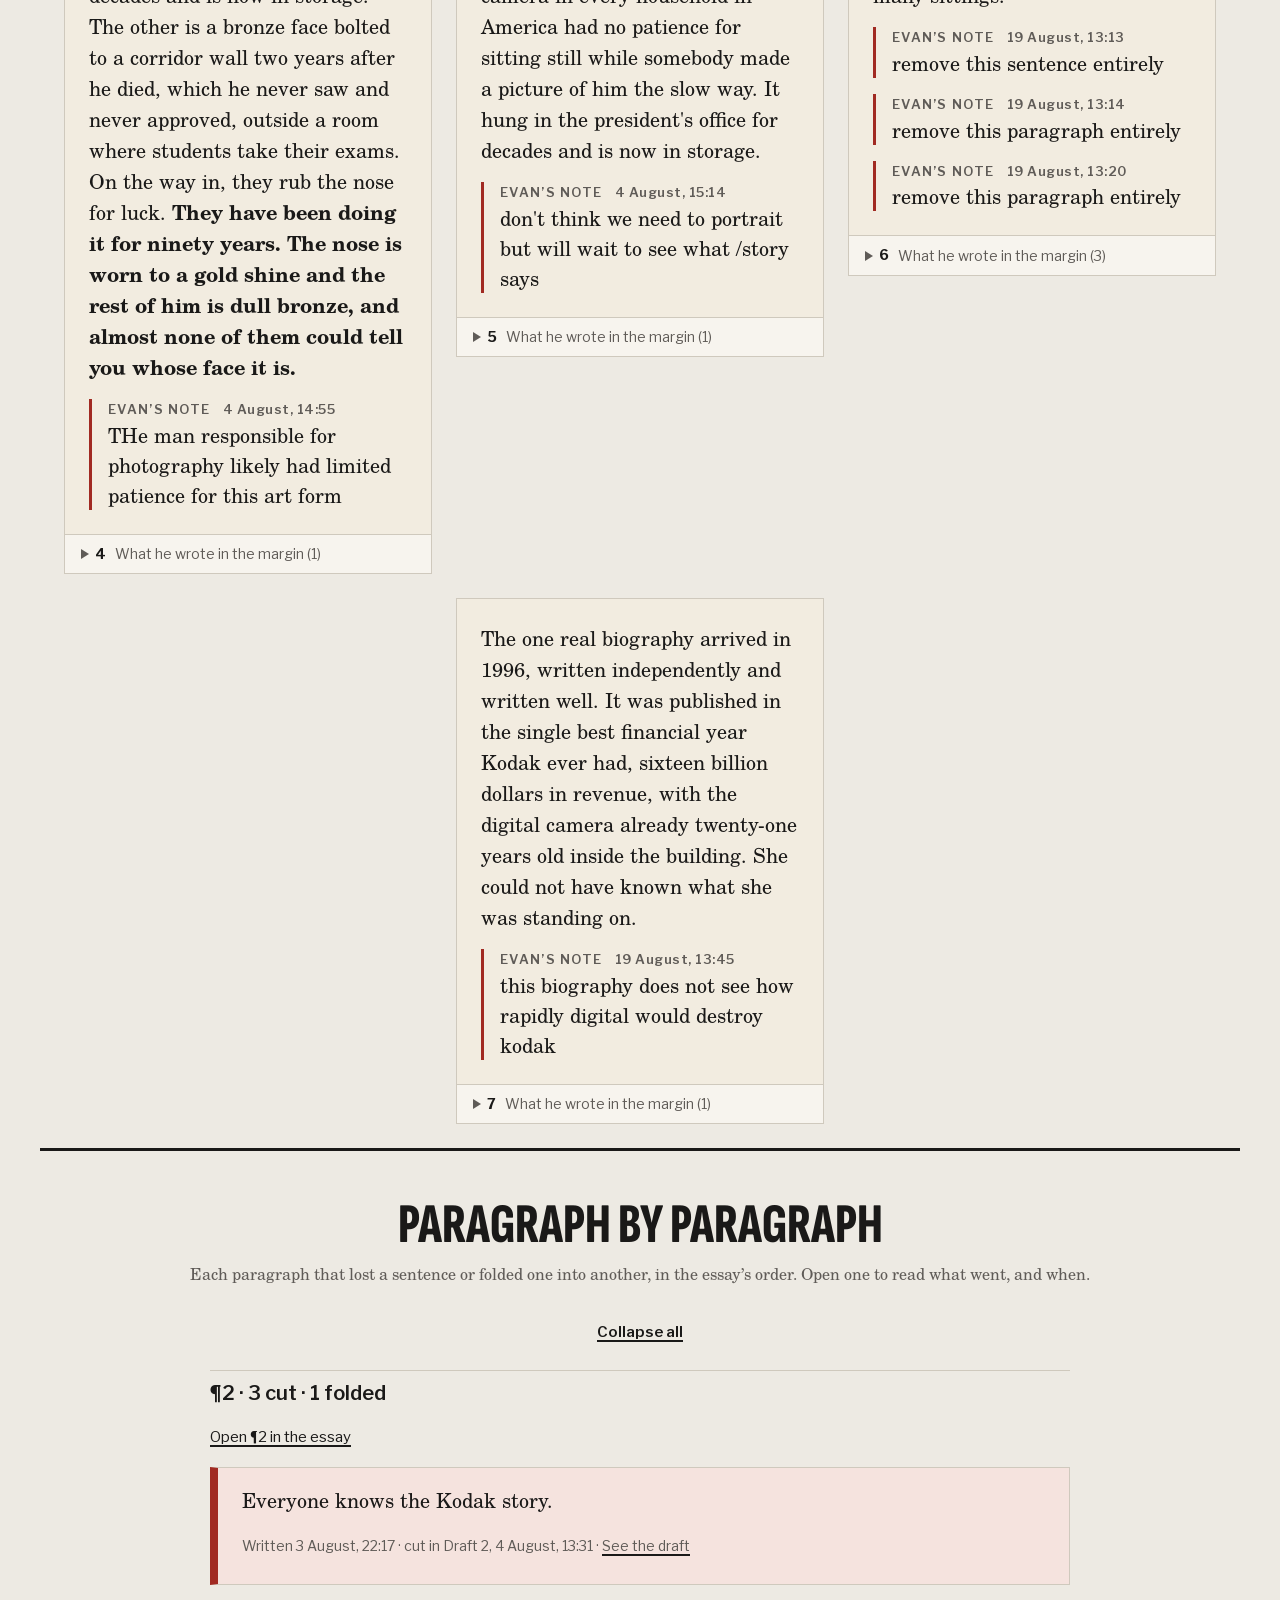
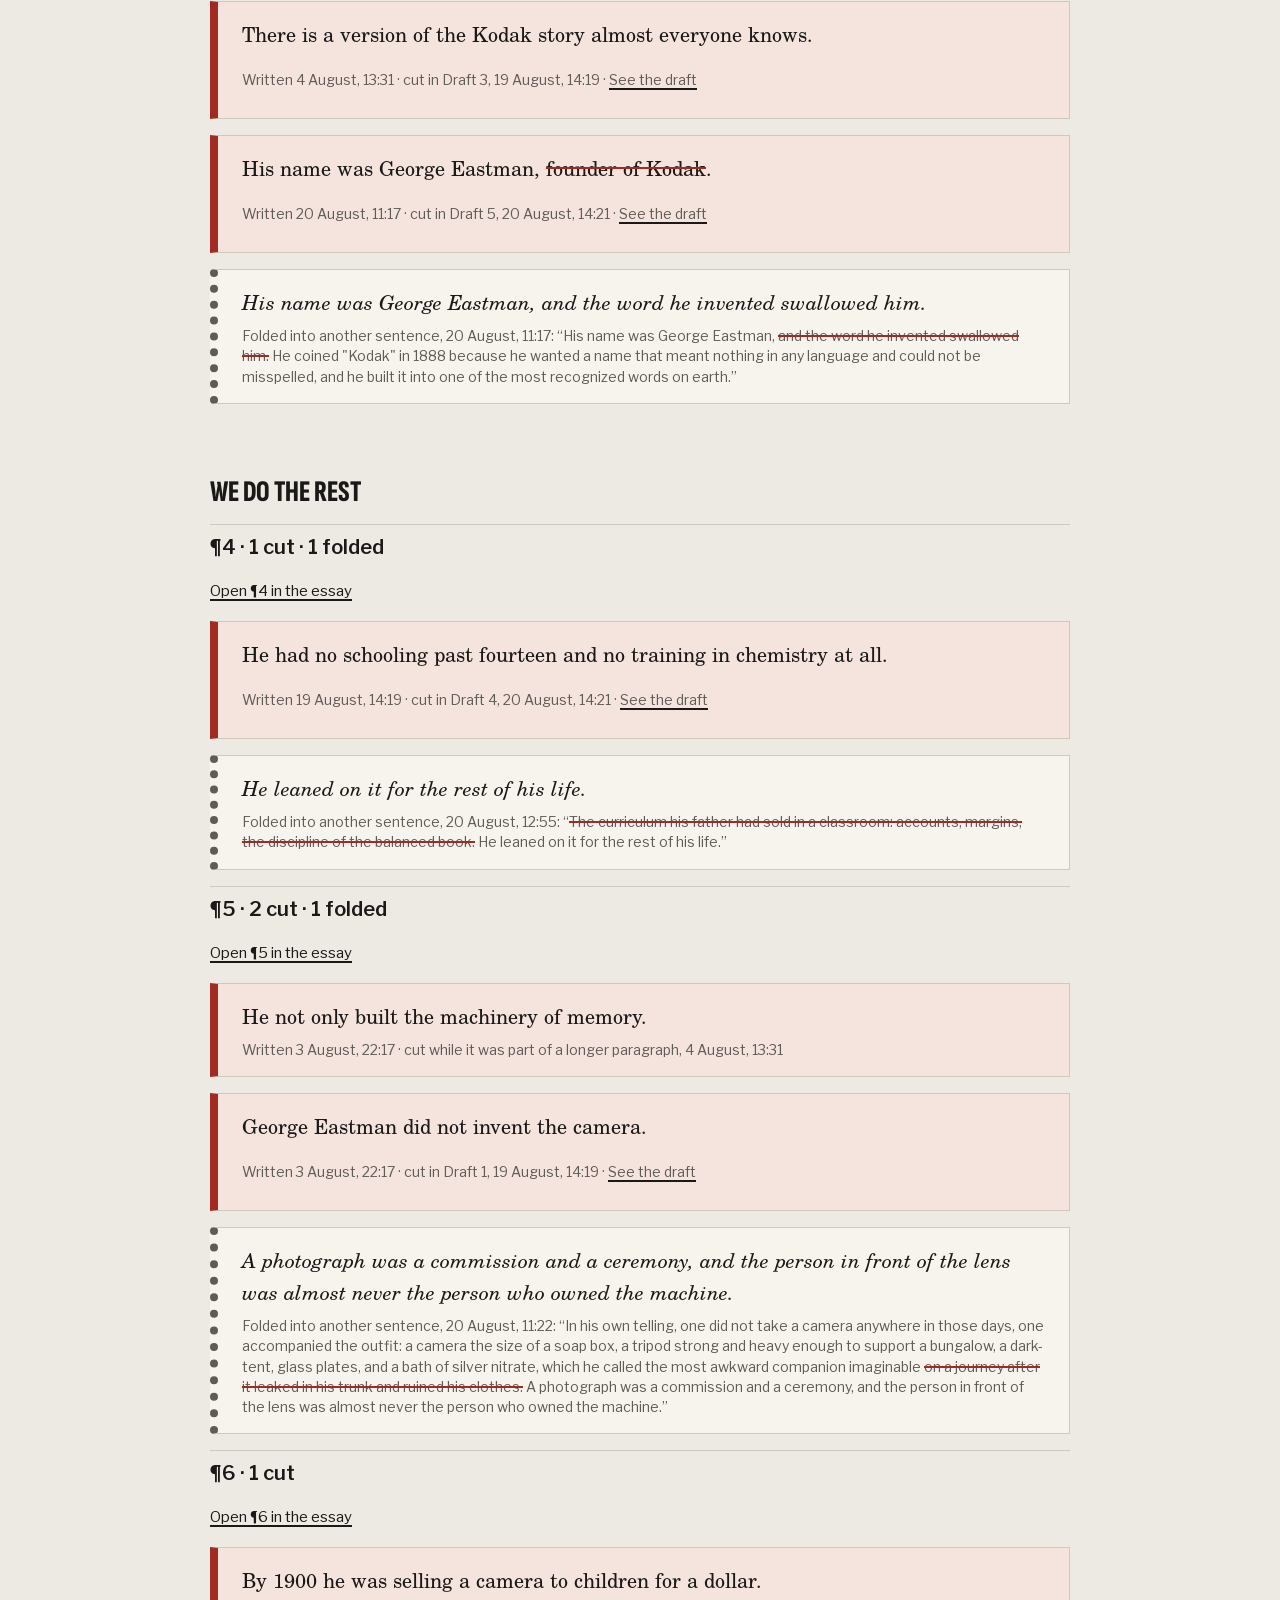
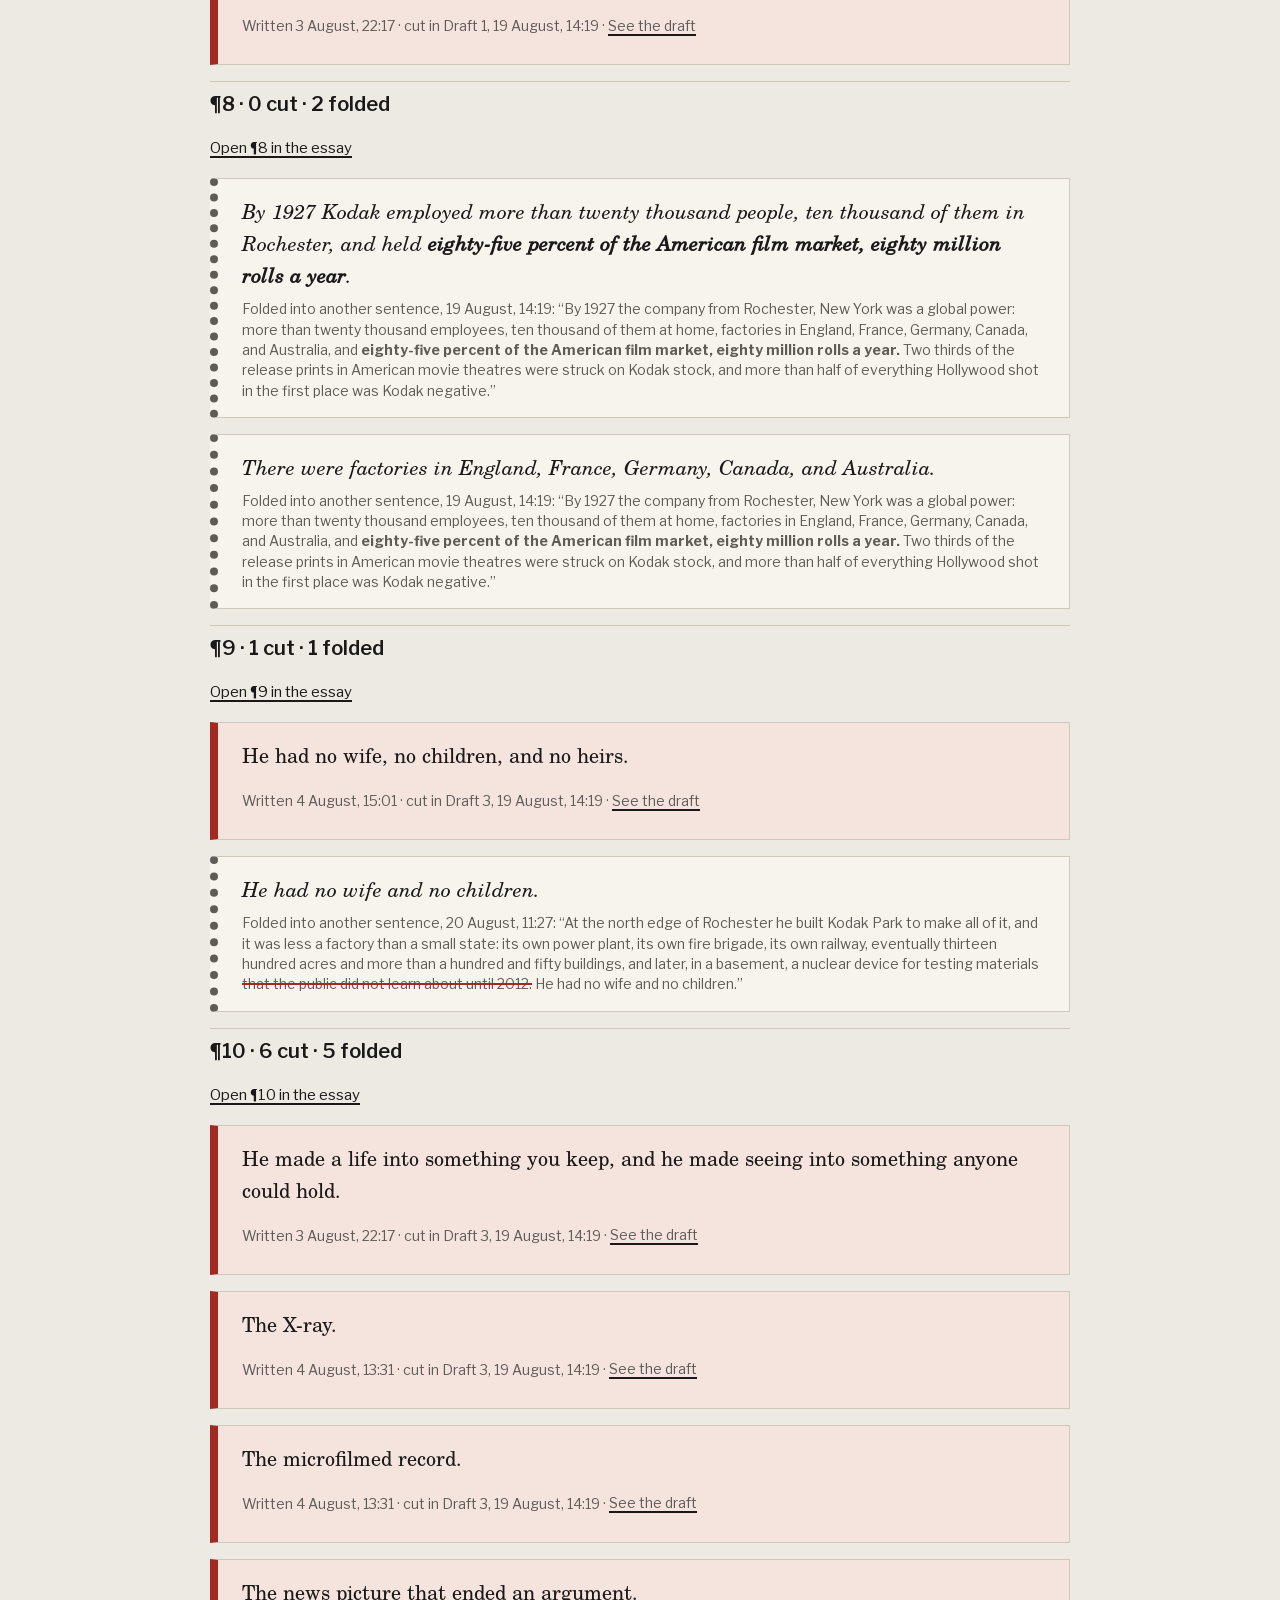
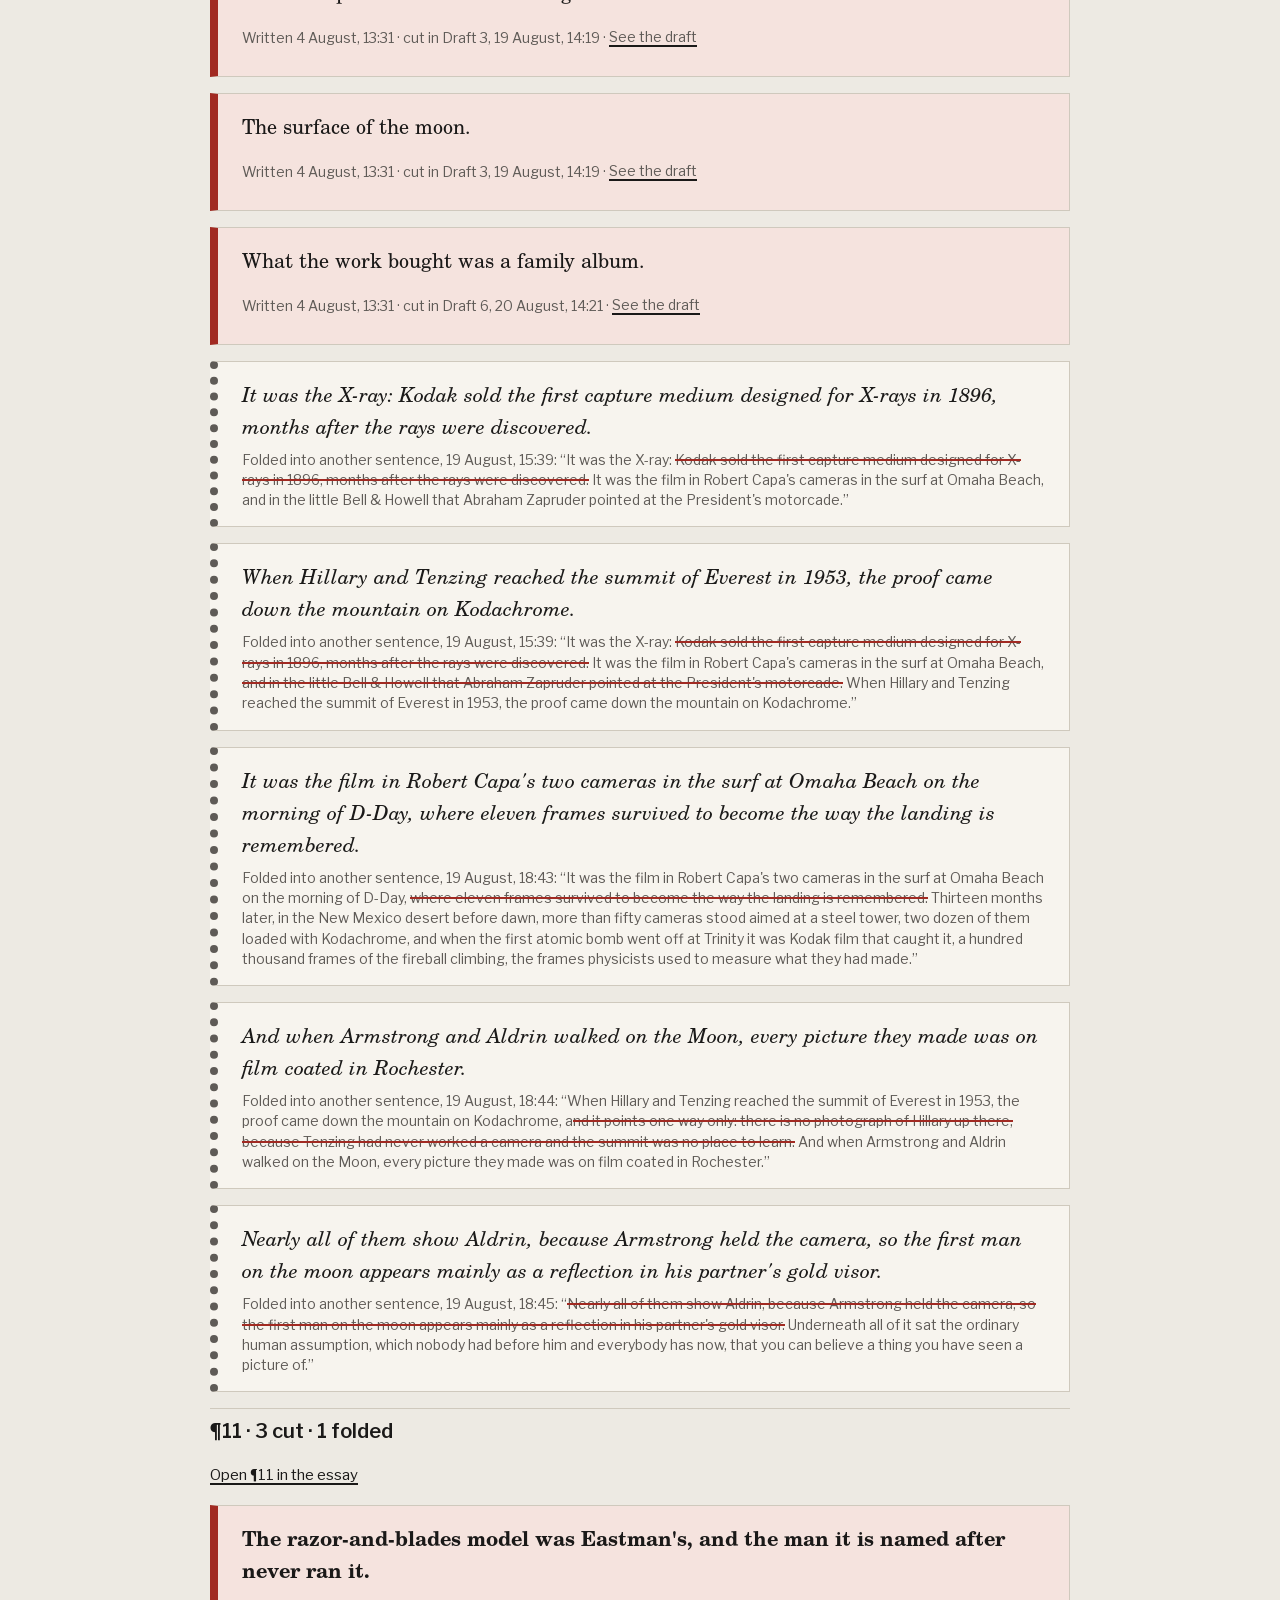
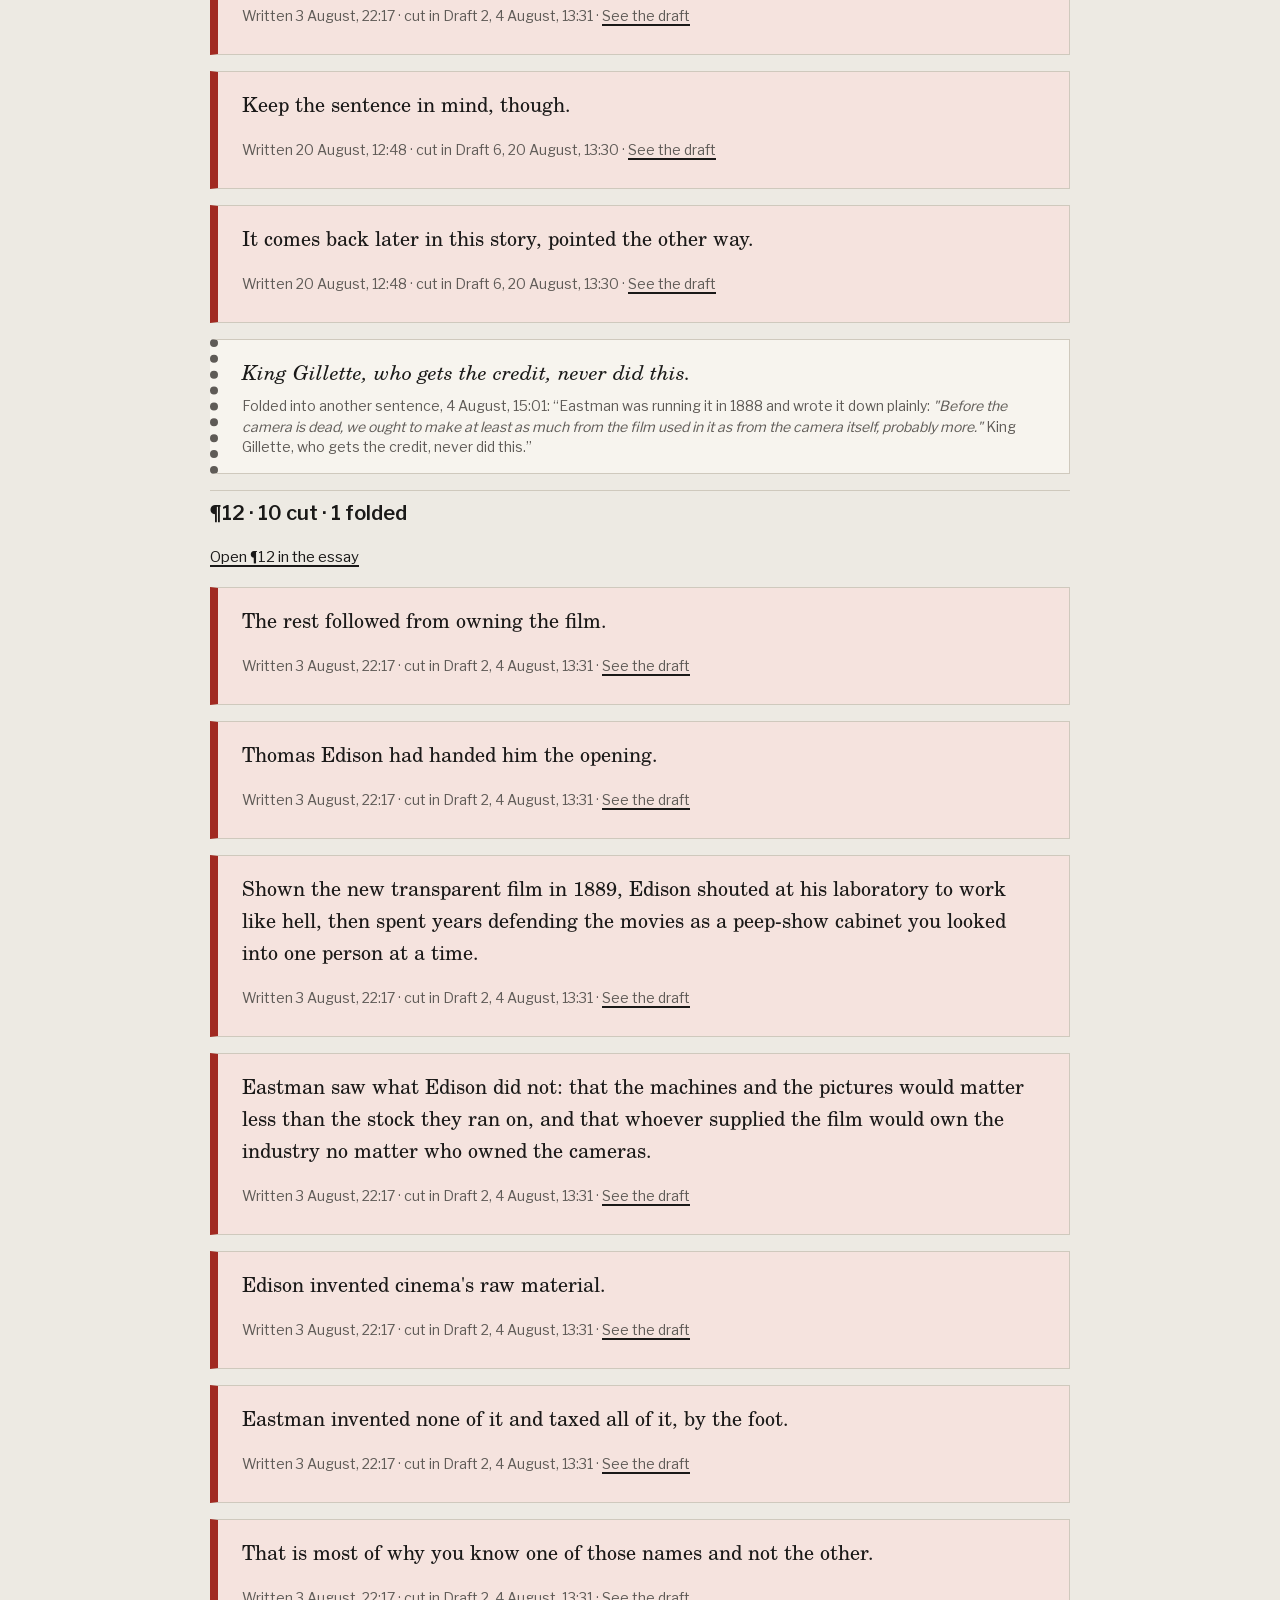
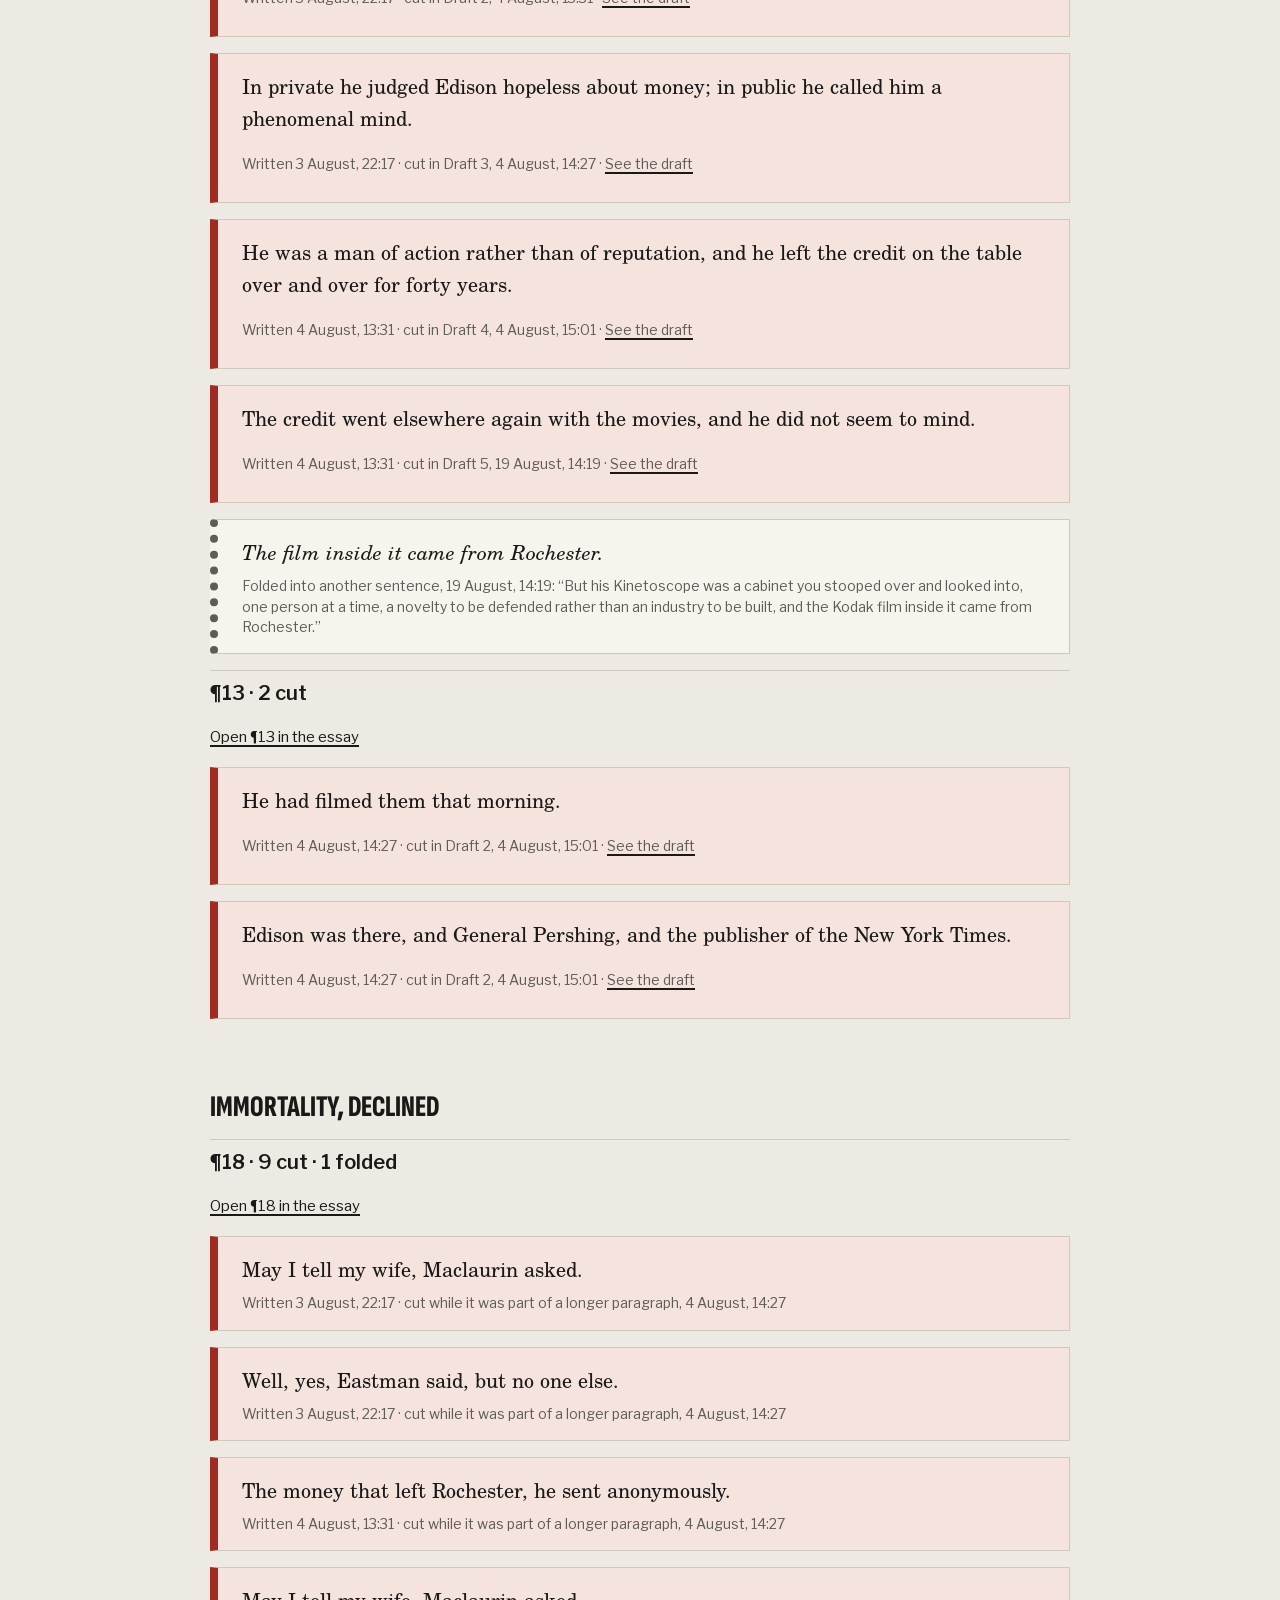
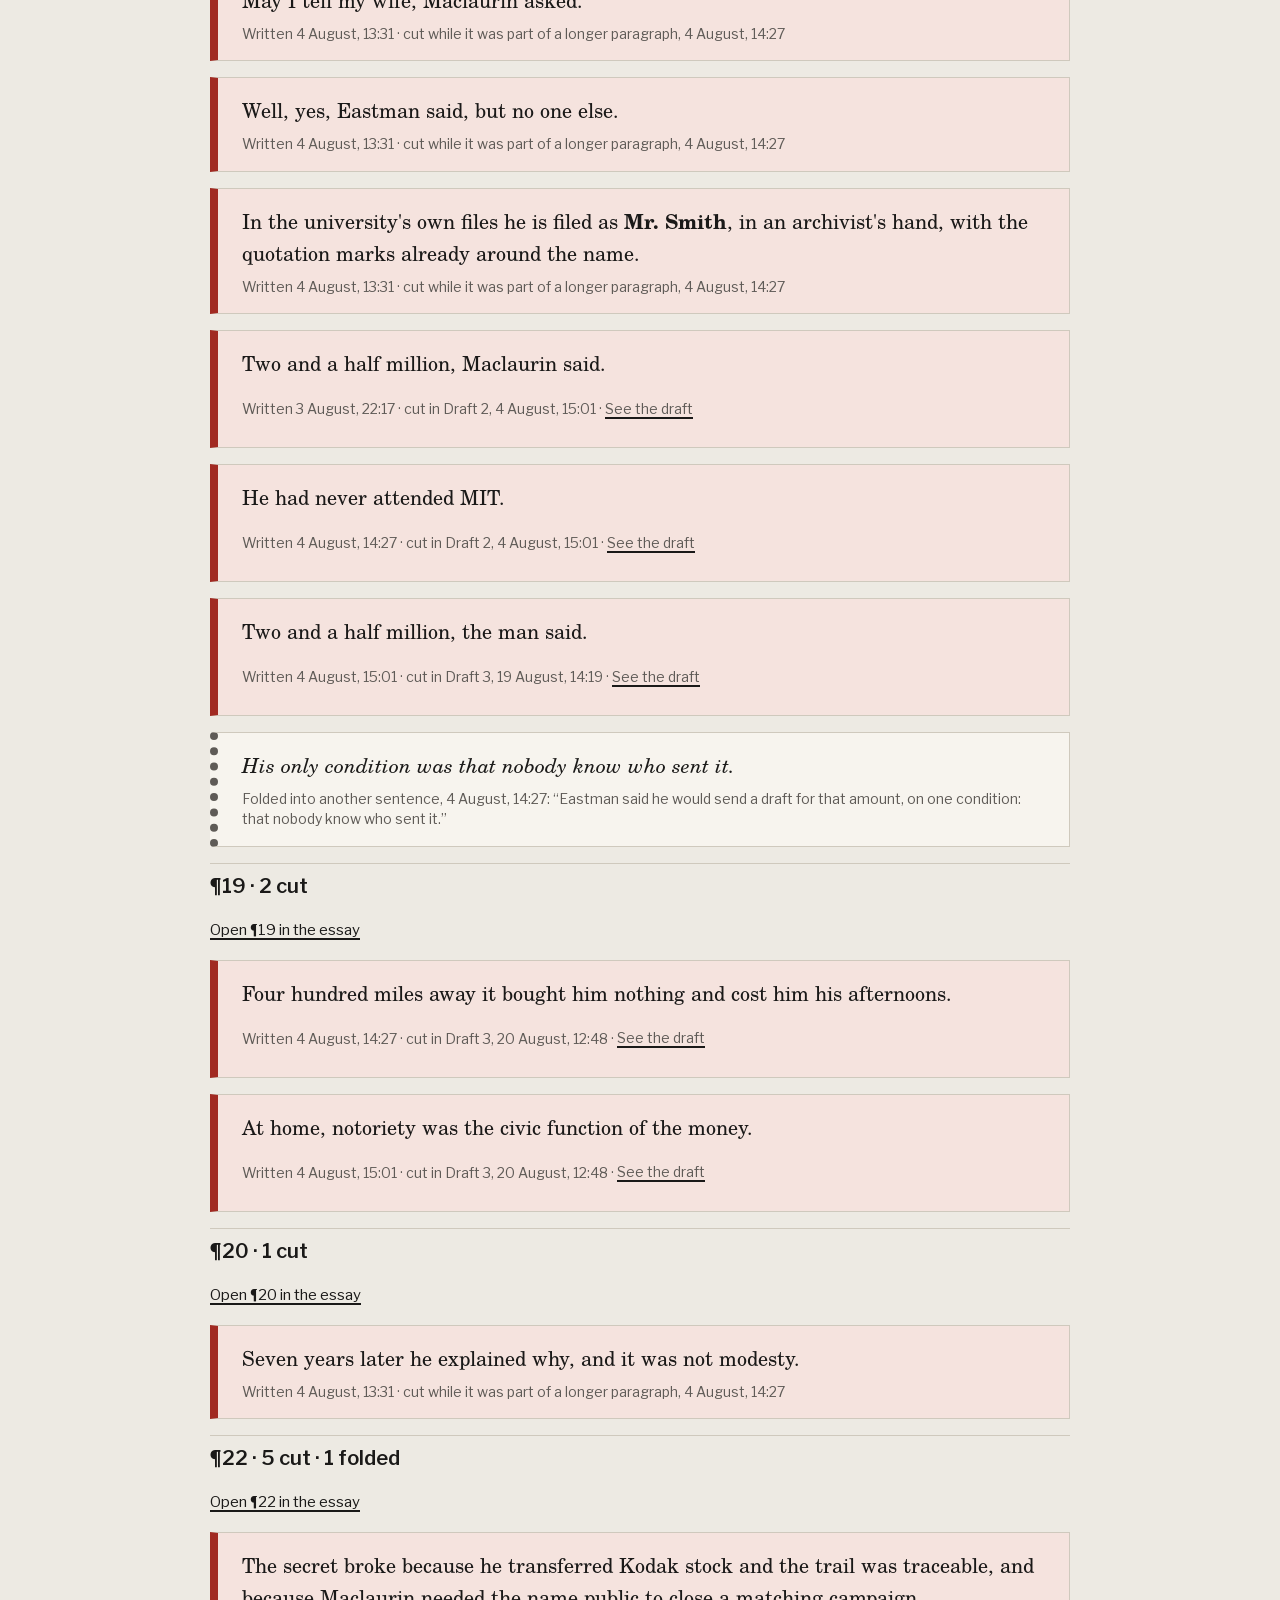
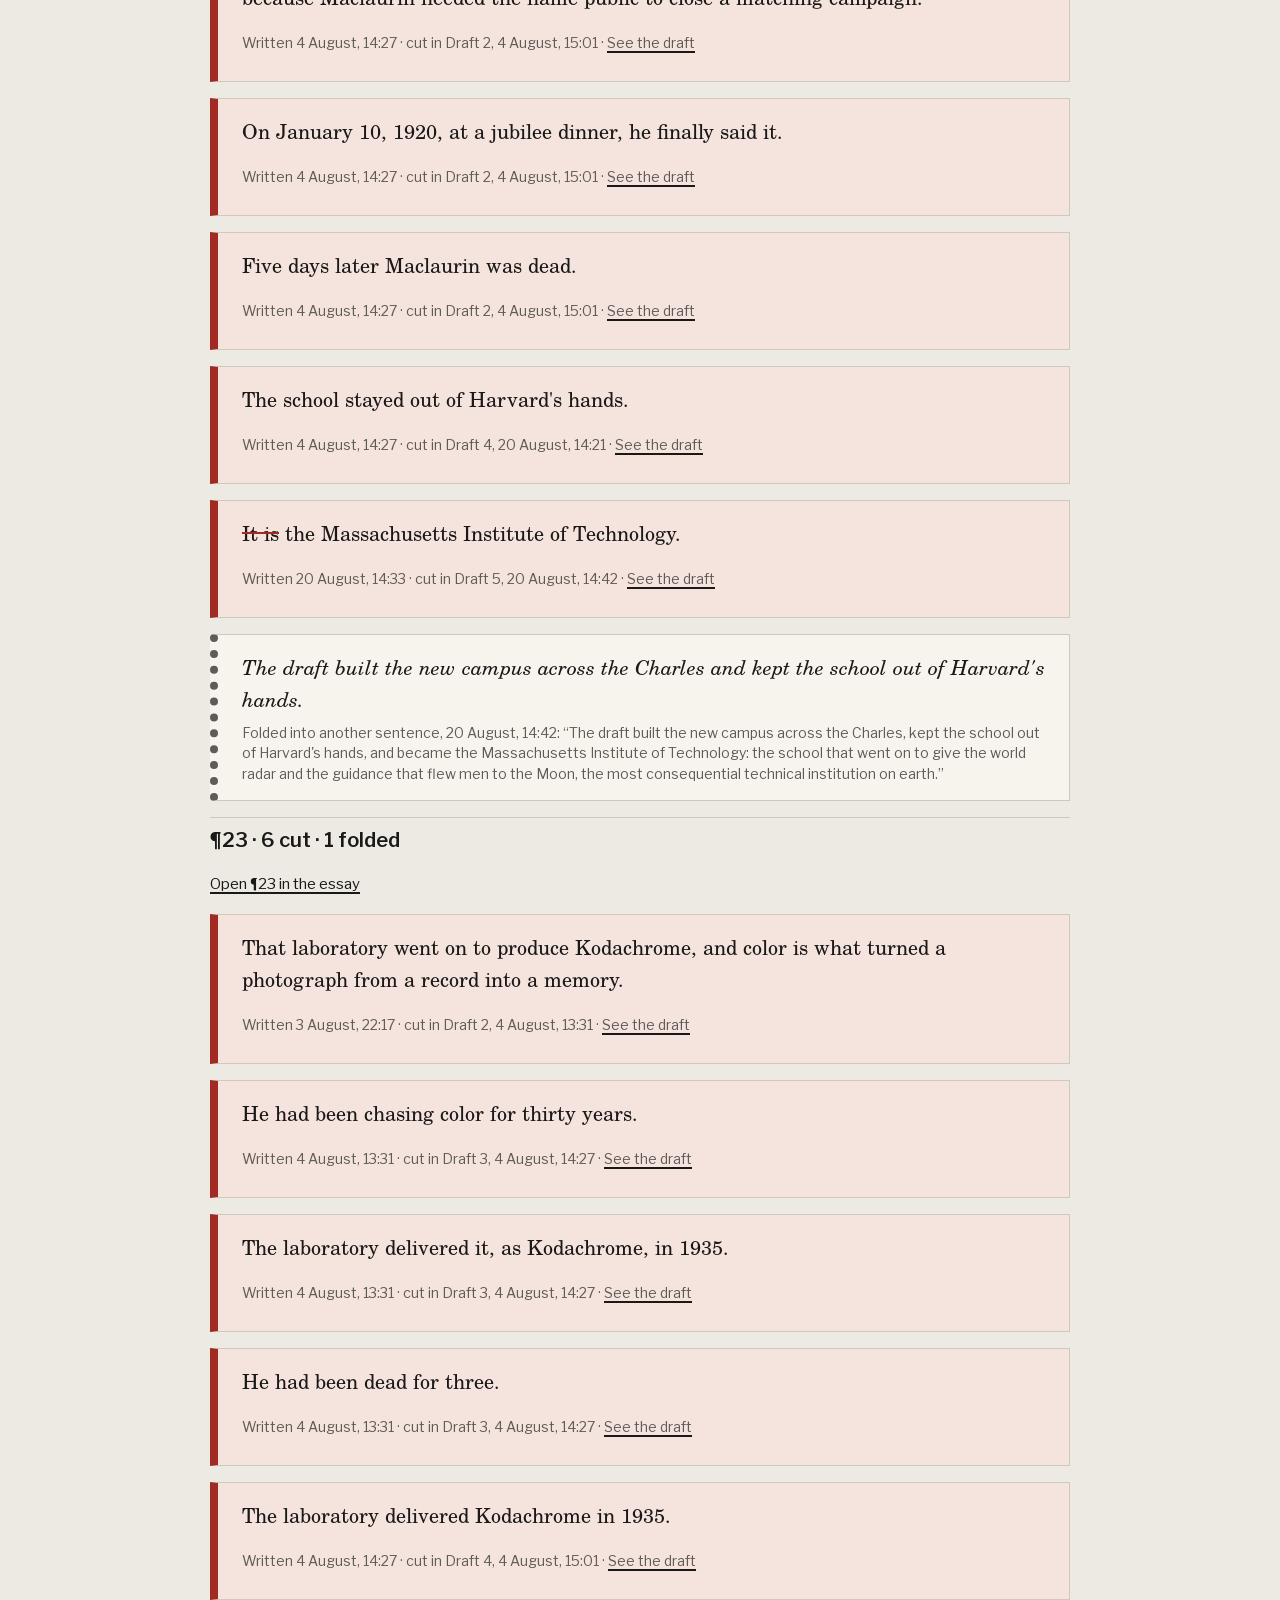
<file: cut/index.html>
<!doctype html><html lang="en" data-reveal="quick"><head><meta charset="utf-8"><meta name="viewport" content="width=device-width,initial-scale=1,viewport-fit=cover"><link rel="preload" as="font" type="font/woff2" crossorigin href="../fonts/sofia-sans-xc-latin.woff2"><link rel="preload" as="font" type="font/woff2" crossorigin href="../fonts/schola-regular.woff2"><link rel="preload" as="image" href="../assets/canister.webp"><meta name="color-scheme" content="dark light"><title>The Latent Record: What was cut</title><meta name="robots" content="noindex,nofollow"><meta name="description" content="An essay about George Eastman, written with Claude, shown as it was made: every draft, every note, every cut."><meta property="og:title" content="The Latent Record"><meta property="og:description" content="An essay about George Eastman, written with Claude, shown as it was made: every draft, every note, every cut."><meta property="og:type" content="website"><meta property="og:image" content="https://evmonaha880.github.io/latent-record-preview/og.jpg"><meta property="og:image:width" content="1200"><meta property="og:image:height" content="630"><meta name="twitter:card" content="summary_large_image"><link rel="icon" href="data:image/svg+xml,%3Csvg xmlns=%22http://www.w3.org/2000/svg%22 viewBox=%220 0 32 32%22%3E%3Crect width=%2232%22 height=%2232%22 rx=%226%22 fill=%22%23A12A22%22/%3E%3Cpath d=%22M9 7h5v14h9v4H9z%22 fill=%22%23fff%22/%3E%3C/svg%3E"><style>/* ===== D2 Art Director: contact sheet. TOKENS FIRST ===== */
@font-face{font-family:"Sofia Sans XC";src:url(../fonts/sofia-sans-xc-latin.woff2) format("woff2");font-weight:100 900;font-style:normal;font-display:swap}
@font-face{font-family:Schola;src:url(../fonts/schola-regular.woff2) format("woff2");font-weight:400;font-style:normal;font-display:swap}
@font-face{font-family:Schola;src:url(../fonts/schola-italic.woff2) format("woff2");font-weight:400;font-style:italic;font-display:swap}
@font-face{font-family:Schola;src:url(../fonts/schola-bold.woff2) format("woff2");font-weight:700;font-style:normal;font-display:swap}
@font-face{font-family:"Libre Franklin";src:url(../fonts/libre-franklin-latin.woff2) format("woff2");font-weight:100 900;font-style:normal;font-display:swap}

:root{
  /* landing-page tokens, exact */
  --ink:#1A1918;
  --graphite:#5F5B57;
  --yellow:#FFB300;      /* the one yellow */
  --red:#A12A22;         /* marks only */

  /* theme: dark wall (default, plain and readable) */
  --ground:#0E0D0C;
  --frame:#181614;
  --rebate:#2E2925;
  --paper:#EDE6DA;
  --paper-dim:#A9A196;
  --mark:#D2483C;        /* grease-pencil circle (non-text); lifted from #A12A22 for the dark ground */
  --mark-text:#E0584A;   /* red for small text labels on dark */
  --line:var(--yellow);  /* link underline and current-page mark: yellow on dark (10.8:1) */
  --film:#2E2A27;        /* slim film strip: lifted off the dark ground so the holes read */
  --hole:#0E0D0C;
  --cutbg:#2C1916;       /* tint behind a cut sentence */

  /* type */
  --display:"Sofia Sans XC","Arial Narrow",sans-serif;
  --body:Schola,Charter,Georgia,serif;
  --label:"Libre Franklin","Helvetica Neue",sans-serif;
  --t-label:13px; --t-cap:14px; --t-body:18px; --t-h3:38px; --t-stat:76px; --t-h1:clamp(60px,10.5vw,148px);

  /* space */
  --s1:4px; --s2:8px; --s3:16px; --s4:24px; --s5:48px; --s6:96px;
  --measure:62ch;
  --wrap:1200px;
}
@media (prefers-color-scheme:light){
  :root:not([data-theme="dark"]){
    --ground:#EDEAE3; --frame:#F7F4EE; --rebate:#CFC9BD;
    --paper:var(--ink); --paper-dim:var(--graphite);
    --mark:#A12A22; --mark-text:#A12A22; --film:#1A1918; --line:var(--ink);
    --hole:#EDEAE3;
    --cutbg:#F5E3DE;
  }
}
:root[data-theme="light"]{
  --ground:#EDEAE3; --frame:#F7F4EE; --rebate:#CFC9BD;
  --paper:var(--ink); --paper-dim:var(--graphite);
  --mark:#A12A22; --mark-text:#A12A22; --film:#1A1918; --line:var(--ink); --hole:#EDEAE3; --cutbg:#F5E3DE;
}

/* ===== base ===== */
*{box-sizing:border-box;margin:0;padding:0}
html{-webkit-text-size-adjust:100%}
body{background:var(--ground);color:var(--paper);font-family:var(--body);font-size:var(--t-body);line-height:1.6;overflow-x:hidden}
img{display:block;max-width:100%}
a{color:inherit;text-decoration:underline;text-decoration-color:var(--line);text-decoration-thickness:2px;text-underline-offset:3px}
a:hover,a:focus-visible{text-decoration-thickness:4px}
.wrap{max-width:var(--wrap);margin-inline:auto;padding-inline:var(--s4)}
.lab{font-family:var(--label);font-size:var(--t-label);font-weight:600;letter-spacing:.14em;text-transform:uppercase}

/* ===== film strip = canister + running title + menu ===== */
.strip{--hw:12px;--hh:8px;--hp:24px;--hy:7px;--sh:64px;--pad:max(var(--s4),calc((100% - var(--wrap)) / 2 + var(--s4)));--cw:52px;
  position:relative;height:var(--sh);margin:0;background-color:var(--film);
  background-image:linear-gradient(90deg,var(--hole) var(--hw),transparent var(--hw)),linear-gradient(90deg,var(--hole) var(--hw),transparent var(--hw));
  background-size:var(--hp) var(--hh),var(--hp) var(--hh);
  background-position:0 var(--hy),0 calc(var(--sh) - var(--hy) - var(--hh));background-repeat:repeat-x;
  border-block:1px solid var(--rebate)}
.can{position:absolute;left:var(--pad);top:50%;transform:translateY(-50%);height:96px;width:var(--cw);z-index:2;display:block}
.can img{height:100%;width:100%;object-fit:contain}
.can:focus-visible{outline:3px solid var(--yellow);outline-offset:4px}
.strip-in{position:absolute;left:0;right:0;top:calc(var(--hy) + var(--hh) + 3px);bottom:calc(var(--hy) + var(--hh) + 3px);
  display:flex;align-items:center;gap:var(--s4);padding-left:calc(var(--pad) + var(--cw) + 20px);padding-right:var(--pad);white-space:nowrap}
.strip-t{flex:none;font-family:var(--label);font-size:15px;font-weight:600;letter-spacing:.12em;text-transform:uppercase;color:var(--yellow)}
.strip nav{flex:none;display:flex;gap:16px;margin-left:auto}
.strip nav a{position:relative;flex:none;display:flex;align-items:center;font-family:var(--label);font-size:13px;font-weight:600;letter-spacing:.07em;text-transform:uppercase;color:#EDE6DA;text-decoration:none;padding:3px 0;border-bottom:3px solid transparent}
.strip nav a::after{content:"";position:absolute;inset:-10px -8px}
.strip nav a:hover,.strip nav a:focus-visible{border-bottom-color:#EDE6DA}
.strip nav a[aria-current]{color:var(--yellow);border-bottom-color:var(--yellow)}
.strip .s{display:none}
@media (max-width:1239px){.strip .l{display:none}.strip .s{display:inline}}

/* ===== hero ===== */
.hero{display:grid;grid-template-columns:repeat(12,1fr);gap:var(--s4);padding-block:var(--s5) var(--s4);align-items:start}
.hero-pic{grid-column:1/5}
.hero-text{grid-column:5/13;padding-top:var(--s2)}
h1{font-family:var(--display);font-weight:800;font-size:var(--t-h1);line-height:.88;text-transform:uppercase;letter-spacing:-.01em;margin-bottom:var(--s5)}

/* frames: contact-sheet numbering sits under photographs only */
.frame{background:var(--frame);border:1px solid var(--rebate)}
.frame .ph{position:relative;background:var(--frame);overflow:hidden}
.frame .ph img{width:100%;height:100%;object-fit:cover}
.frame .ph.contain img{object-fit:contain}
.frame .ph.top img{object-position:top}
.frame.hero-frame .ph img{height:auto}
.frame.hero-frame{border-bottom:0}
.rule-y{height:5px;background:var(--yellow)}
.under{display:flex;align-items:baseline;gap:var(--s2);padding:var(--s2) var(--s3);border-top:1px solid var(--rebate);font-family:var(--label);font-size:var(--t-cap);color:var(--paper-dim)}
.under .n{font-weight:700;font-variant-numeric:tabular-nums;color:var(--paper);display:inline-flex;align-items:center;gap:6px;letter-spacing:.06em}
.under .n::before{content:"";border:5px solid transparent;border-left:8px solid var(--paper-dim);border-right:0}
.under .t{font-family:var(--label);font-size:var(--t-cap);line-height:1.35}

/* the pick: one red grease-pencil circle that draws itself once */
.pick{position:relative;padding:52px 64px;margin:0 0 var(--s4) var(--s3);max-width:50rem}
.pick svg{position:absolute;inset:-14px -14px;width:calc(100% + 28px);height:calc(100% + 28px);overflow:visible;pointer-events:none}
.pick path{fill:none;stroke:var(--mark);stroke-width:3.5;stroke-linecap:round}
.pick b{display:block;font-family:var(--label);font-size:var(--t-label);font-weight:600;letter-spacing:.14em;text-transform:uppercase;color:var(--mark-text);margin-bottom:var(--s2)}
.pick p{font-style:italic;font-size:21px;line-height:1.5}
@media (prefers-reduced-motion:no-preference){
  .pick path{stroke-dasharray:1;stroke-dashoffset:1;animation:draw 900ms cubic-bezier(.5,0,.2,1) 500ms forwards}
  @keyframes draw{to{stroke-dashoffset:0}}
}

.hero-text .lede{font-size:24px;line-height:1.45;max-width:36rem;margin-bottom:var(--s3)}
.hero-text .who2{font-size:16px;line-height:1.55;color:var(--paper-dim);max-width:36rem}
.hero-text .who2 b{color:var(--paper)}

/* ===== nine-frame roll ===== */
.sheet{border-top:1px solid var(--rebate);margin-top:var(--s4);padding-block:var(--s4) var(--s5)}
.sheet ol{list-style:none;display:grid;grid-template-columns:repeat(5,1fr);gap:var(--s2)}
.rollf{display:flex;flex-direction:column;height:100%;text-decoration:none}
.frame .ph.rollph{aspect-ratio:16/9;display:grid;place-items:center;padding:6px;background:var(--frame)}
.rd{font-family:var(--display);font-weight:800;font-size:clamp(22px,2.4vw,30px);line-height:.95;text-transform:uppercase;text-align:center}
.rollf .under{flex:1;border-top:1px solid var(--rebate);padding:var(--s2)}
.rollf:hover,.rollf:focus-visible{outline:3px solid var(--line);outline-offset:2px}
.hero-text .tz{font-size:16px;color:var(--paper-dim);margin-top:var(--s2)}
.hero-text .tz a{display:inline-flex;align-items:center;min-height:44px}
.pull{margin:var(--s4) 0;padding:var(--s4) var(--s4) var(--s4) var(--s5);border-left:6px solid var(--mark);max-width:var(--measure)}
.pull blockquote p{font-style:italic;font-size:22px;line-height:1.5;margin:0}

@media (max-width:1100px){.sheet ol{grid-template-columns:repeat(5,1fr)}}
@media (max-width:640px){.sheet ol{grid-template-columns:repeat(2,1fr)}.frame .ph.rollph{aspect-ratio:3/2}}

/* ===== beats ===== */
.beat{display:grid;grid-template-columns:repeat(12,1fr);gap:var(--s4);padding-block:var(--s5);border-top:3px solid var(--paper)}
.beat .when{grid-column:1/4;font-family:var(--display);font-weight:800;font-size:clamp(30px,3.4vw,46px);line-height:.95;text-transform:uppercase}
.beat .bt{grid-column:4/13}
.beat h3{font-family:var(--display);font-weight:700;font-size:var(--t-h3);line-height:1.05;margin-bottom:var(--s3);max-width:30ch}
.beat p{max-width:var(--measure);margin-bottom:var(--s3)}
q{font-style:italic}
.stats{display:flex;flex-wrap:wrap;gap:var(--s3);margin:var(--s4) 0 var(--s3)}
.stat{background:var(--frame);border:1px solid var(--rebate);border-top:4px solid var(--paper);padding:var(--s3) var(--s4) var(--s3);min-width:150px;flex:0 1 190px}
.stat b{display:block;font-family:var(--display);font-weight:800;font-size:var(--t-stat);line-height:.95}
.stat span{display:block;margin-top:var(--s2);font-family:var(--label);font-size:var(--t-label);font-weight:600;letter-spacing:.1em;text-transform:uppercase;color:var(--paper-dim)}

.film{display:grid;grid-template-columns:repeat(auto-fill,minmax(150px,1fr));gap:var(--s2);margin:var(--s4) 0 0;max-width:820px;align-items:stretch}
.film .frame{display:flex;flex-direction:column}
.film .frame .under{flex:1}
.film.one{grid-template-columns:minmax(0,420px)}
.film .ph{aspect-ratio:4/5}
.film.one .ph{aspect-ratio:4/3}
.film.one .ph.nat{aspect-ratio:auto}
.film.one .ph.nat img{height:auto}
.film .ph.top img{object-position:top}

/* ===== lower sections ===== */
.sec{display:grid;grid-template-columns:repeat(12,1fr);gap:var(--s4);padding-block:var(--s5);border-top:3px solid var(--paper)}
.sec h2{grid-column:1/4;font-family:var(--display);font-weight:800;font-size:clamp(34px,4.4vw,56px);line-height:.95;text-transform:uppercase}
.sec .sb{grid-column:4/13}
.sec p{max-width:var(--measure);margin-bottom:var(--s3)}
.gaps{list-style:none;max-width:var(--measure);margin-bottom:var(--s4);display:grid;gap:var(--s2)}
.gaps li{background:var(--frame);border:1px solid var(--rebate);border-left:4px solid var(--mark);padding:var(--s3) var(--s4)}
.gaps b{font-family:var(--display);font-weight:800;font-size:22px;letter-spacing:.01em;text-transform:uppercase;margin-right:.3em}
.sidefoot{margin-top:var(--s4);padding-block:var(--s4) var(--s5);border-top:1px solid var(--rebate);font-family:var(--label);font-size:14px;color:var(--paper-dim)}

/* ===== sources page ===== */
.page-head{padding:var(--s5) 0 var(--s4)}
.page-head h1{margin-bottom:var(--s4)}
.page-head .lede{max-width:46rem;font-size:22px;line-height:1.5}
.shelf{padding-block:var(--s5) var(--s4);border-top:3px solid var(--paper)}
.shelf h2{font-family:var(--display);font-weight:800;font-size:clamp(34px,4.4vw,56px);line-height:.95;text-transform:uppercase;margin-bottom:var(--s2)}
.shelfnote{color:var(--paper-dim);font-size:16px;max-width:50rem;margin-bottom:var(--s4)}
.srcgrid{display:grid;grid-template-columns:repeat(auto-fill,minmax(300px,1fr));gap:var(--s4);align-items:start}
.src .ph{aspect-ratio:4/3}
.src .ph.contain img{padding:var(--s2)}
.src .body{padding:var(--s3) var(--s4) var(--s4);border-top:1px solid var(--rebate)}
.src .kd{font-family:var(--label);font-size:var(--t-label);font-weight:600;letter-spacing:.14em;text-transform:uppercase;color:var(--mark-text)}
.src h3{font-family:var(--display);font-weight:700;font-size:28px;line-height:1.05;margin:var(--s1) 0 var(--s2)}
.src p{font-size:var(--t-body);line-height:1.55;margin-bottom:var(--s3)}
.src .links a{display:inline-flex;align-items:center;min-height:44px}
.src .links{display:flex;flex-direction:column;gap:0;font-family:var(--label);font-size:15px;font-weight:600;margin-bottom:var(--s3)}
.src .links.note{font-weight:400;color:var(--paper-dim);border-left:3px solid var(--mark);padding-left:var(--s3)}
.src .who{font-family:var(--label);font-size:14px;color:var(--paper-dim)}
.chips{display:flex;flex-wrap:wrap;gap:var(--s2);align-items:center;margin-top:var(--s3);font-family:var(--label);font-size:13px;color:var(--paper-dim)}
.chip{display:inline-flex;align-items:center;min-height:44px;min-width:44px;justify-content:center;border:1px solid var(--paper-dim);padding:2px 14px;border-radius:99px;text-decoration:none;color:var(--paper);font-weight:600}
.chip:hover{border-color:var(--yellow);background:var(--ground)}

/* ===== phone ===== */
@media (max-width:899px){
  .hero{grid-template-columns:1fr;padding-top:var(--s5)}
  .hero-pic,.hero-text{grid-column:1}
  .hero-text{order:-1;padding-top:0}
  h1{margin-bottom:var(--s4)}
  .frame.hero-frame .ph{aspect-ratio:4/3}
  .frame.hero-frame .ph img{height:100%;object-position:50% 22%}
  .beat .when,.beat .bt,.sec h2,.sec .sb{grid-column:1/13}
  .beat,.sec{gap:var(--s3)}
  .pick{padding:40px 32px;margin-left:0}
}
@media (max-width:560px){
  .strip{--hw:9px;--hh:6px;--hp:18px;--hy:5px;--sh:108px;--pad:16px;--cw:42px}
  .can{height:84px}
  .strip-in{display:grid;grid-template-rows:28px 44px;align-content:center;gap:0;padding-left:calc(var(--pad) + var(--cw) + 12px);padding-right:12px;top:calc(var(--hy) + var(--hh) + 2px);bottom:calc(var(--hy) + var(--hh) + 2px)}
  .strip-t{font-size:13px;letter-spacing:.03em;line-height:28px}
  .strip nav{margin-left:0;gap:0;justify-content:space-between;align-items:stretch}
  .strip nav a{min-height:44px;padding:0 4px;border-bottom-width:3px}
  .strip nav a::after{inset:0 -4px}
  .strip .l{display:none}.strip .s{display:inline}
}
@media (max-width:480px){
  :root{--t-stat:60px}
  .wrap{padding-inline:var(--s3)}
  .pick{padding:36px 28px}
  .pick p{font-size:19px}
  .hero-text .lede{font-size:21px}
  .stat{flex:1 1 40%;min-width:130px}
  .film{grid-template-columns:repeat(2,1fr)}
  .srcgrid{grid-template-columns:1fr}
}

/* ===== sticky strip: hides on scroll down ===== */
html{scroll-padding-top:130px}
.stripbar{position:sticky;top:0;z-index:50;background:var(--ground);padding:16px 0 16px;transition:transform 180ms ease;will-change:transform}
.stripbar.is-hidden{transform:translateY(-100%)}
@media (prefers-reduced-motion:reduce){.stripbar{transition:none}}
@media (max-width:560px){.stripbar{padding:8px 0 8px}}

/* ===== door: next in the record ===== */
.next{padding-block:var(--s5) var(--s4);display:grid;gap:var(--s3)}
.door{display:flex;align-items:center;justify-content:space-between;gap:var(--s4);min-height:112px;padding:var(--s4) var(--s5);background:var(--paper);color:var(--ground);text-decoration:none;border-bottom:6px solid var(--yellow)}
.door:hover,.door:focus-visible{outline:3px solid var(--yellow);outline-offset:3px}
.door .dl{display:block;font-family:var(--label);font-size:var(--t-label);font-weight:600;letter-spacing:.14em;text-transform:uppercase}
.door .dn{display:block;font-family:var(--display);font-weight:800;font-size:clamp(32px,5.2vw,60px);line-height:1;text-transform:uppercase}
.door .da{font-family:var(--display);font-weight:800;font-size:56px;line-height:1}
.door .dl+.dn{margin-top:var(--s1)}
.backs{display:flex;flex-wrap:wrap;gap:var(--s2) var(--s5)}
.back{display:inline-flex;align-items:center;min-height:44px;font-family:var(--label);font-size:15px;font-weight:600}

/* ===== shared helpers ===== */
.ab{padding-top:var(--s3);color:var(--paper-dim);display:flex;gap:var(--s2);align-items:center}
.ab a{display:inline-flex;align-items:center;justify-content:center;min-height:44px;min-width:44px;color:var(--paper)}
.ab a[aria-current]{border-bottom:3px solid var(--line)}
.cuthead h1{margin-bottom:var(--s3)}
h2.h2,.passages h2,.lists h2,.sec2 h2{font-family:var(--display);font-weight:800;font-size:clamp(34px,4.4vw,56px);line-height:.95;text-transform:uppercase;margin-bottom:var(--s2)}

/* print tones: fixed light-table prints, legible in both themes */
.t0{background:#F2ECE0;color:#1A1918}.t1{background:#D3C9B6;color:#1A1918}.t2{background:#9C917E;color:#1A1918}.t3{background:#26221F;color:#EDE6DA}
.frame .ph.t0{background:#F2ECE0;color:#1A1918}.frame .ph.t1{background:#D3C9B6;color:#1A1918}.frame .ph.t2{background:#9C917E;color:#1A1918}.frame .ph.t3{background:#26221F;color:#EDE6DA}

/* ===== cut A: grid hero ===== */
.gridwrap{padding-block:var(--s4) var(--s5)}
.heatgrid{display:grid;grid-template-columns:repeat(11,1fr);gap:6px;max-width:1040px;margin-block:var(--s4) var(--s3)}
.sq{aspect-ratio:1;min-width:44px;min-height:44px;display:flex;flex-direction:column;align-items:center;justify-content:center;border:1px solid var(--paper-dim);text-decoration:none;font-family:var(--label);line-height:1.15}
.sq b{font-size:15px;font-weight:600}
.sq i{font-style:normal;font-size:var(--t-label);font-weight:600}
a.sq:hover,a.sq:focus-visible{outline:3px solid var(--line);outline-offset:2px}
.heatcap{color:var(--paper-dim);font-size:16px;max-width:46rem}
.fates{padding-block:var(--s4) var(--s5);border-top:1px solid var(--rebate)}
.fwrap{position:relative;padding:40px 0 84px}
.fbar{display:flex;height:64px;border:1px solid var(--paper-dim)}
.fbar span{display:block;height:100%}
.fc{background:#26221F}.ff{background:#9C917E}.fk{background:#F2ECE0}
.fwrap .l1,.fwrap .l2,.fwrap .l3{position:absolute;font-family:var(--label);font-weight:600;font-size:16px;letter-spacing:.04em;text-transform:uppercase;line-height:1.3}
.fwrap .l1{top:0;left:0}
.fwrap .l3{top:0;right:0;text-align:right}
.fwrap .l2{top:104px;left:35.19%;border-left:2px solid var(--paper);padding:6px 0 0 10px;max-width:62%}
.clause{font-size:var(--t-body);margin-top:var(--s2)}
.passages{padding-block:var(--s5) var(--s4);border-top:3px solid var(--paper)}
.srcgrid.slips{grid-template-columns:repeat(auto-fill,minmax(300px,1fr));gap:var(--s4);align-items:start}
.frame .ph.slipph{aspect-ratio:auto;background:#F2ECE0;color:#1A1918;padding:var(--s4)}
.slipph .ptxt{font-size:var(--t-body);line-height:1.55;margin:0 0 var(--s3);color:#1A1918}
.slipph .ptxt.none{color:#5F5B57}
.slipph .note{border-left-color:#A12A22;margin-block:var(--s3) 0}
.slipph .nl{color:#5F5B57}
.slipph .nt{color:#1A1918}
details>summary{cursor:pointer;min-height:44px;display:flex;align-items:center;font-family:var(--label);font-size:15px;font-weight:600;list-style-position:inside}
details>summary:focus-visible{outline:3px solid var(--line);outline-offset:2px}
.src .body details p.ptxt,.ptxt{font-size:var(--t-body);margin-block:var(--s3)}
.ptxt.none{color:var(--paper-dim);font-style:italic}
.note{border-left:3px solid var(--mark);padding-left:var(--s3);margin-block:var(--s3)}
.nl{font-family:var(--label);font-size:var(--t-label);font-weight:600;letter-spacing:.1em;text-transform:uppercase;color:var(--paper-dim)}
.nl span{letter-spacing:.04em;margin-left:var(--s2);text-transform:none}
.nt{font-size:var(--t-body);line-height:1.5}
.lists{padding-block:var(--s5) var(--s4);border-top:3px solid var(--paper)}
.secname{font-family:var(--display);font-weight:800;font-size:30px;text-transform:uppercase;margin:var(--s5) 0 var(--s2)}
.cutpara{border-top:1px solid var(--rebate)}
.cutpara:target{outline:3px solid var(--mark);outline-offset:4px}
.cutpara summary{font-size:20px}
.src,.cutpara,.secname,.passages,.lists,#by-paragraph,#sources{scroll-margin-top:130px}
.linkbtn{background:none;border:0;padding:0 var(--s2);min-height:44px;font-family:var(--label);font-size:15px;font-weight:600;color:var(--paper);text-decoration:underline;text-decoration-color:var(--line);text-decoration-thickness:2px;text-underline-offset:3px;cursor:pointer}
.linkbtn:focus-visible{outline:3px solid var(--line);outline-offset:2px}
.ctl{margin:var(--s2) 0 var(--s3)}
.cutpara>details[open]{padding-bottom:var(--s3)}
.cutlist{list-style:none;display:grid;gap:var(--s3);margin-top:var(--s2);max-width:56rem}
.cutlist li{background:var(--frame);border:1px solid var(--rebate);padding:var(--s3) var(--s4)}
.cutlist li.cut{background:var(--cutbg);border-left:8px solid var(--mark)}
.cutlist li.fold{border-left:8px dotted var(--paper-dim)}
.cutlist li.fold .t{font-style:italic}
.cutlist .t{display:block;font-size:var(--t-body)}
.cutlist .b{display:block;margin-top:var(--s2);font-family:var(--label);font-size:var(--t-cap);color:var(--paper-dim);line-height:1.45}
.cutlist .b a{display:inline-flex;align-items:center;min-height:44px}
.cutpara p.b a{display:inline-flex;align-items:center;min-height:44px;font-family:var(--label);font-size:15px}
.cutlist s{text-decoration-color:var(--mark);text-decoration-thickness:2px}
.sec2{padding-block:var(--s5) var(--s4);border-top:3px solid var(--paper)}
.method{max-width:var(--measure);color:var(--paper-dim);font-size:16px;padding-block:var(--s4) 0}

/* ===== cut B: 66 frames ===== */
.srcgrid.dense{grid-template-columns:repeat(auto-fill,minmax(170px,1fr))}
.numph{aspect-ratio:4/3;display:grid;place-items:center}
.pn{font-family:var(--display);font-weight:800;font-size:76px;line-height:1}
.pn.pg{font-size:60px}
.para:has(details[open]){grid-column:1/-1}
.para .body{padding:0 var(--s3) var(--s3)}

/* ===== thesis ===== */
.giant-wrap{padding-block:var(--s4) var(--s5)}
.giant{padding:var(--s5) var(--s5)}
.gi .lab{color:var(--mark-text);margin-bottom:var(--s3)}
.giant .pre,.giant .post{font-size:22px;max-width:44rem}
.gq{position:relative;padding:64px 72px;margin:var(--s4) 0}
.gq{font-family:var(--display);font-weight:800;font-size:clamp(38px,7vw,96px);line-height:.95;text-transform:uppercase}
.gq q{font-style:normal}
.gq svg{position:absolute;inset:0;width:100%;height:100%;overflow:visible;pointer-events:none}
.gq path{fill:none;stroke:var(--mark);stroke-width:4;stroke-linecap:round}
@media (prefers-reduced-motion:no-preference){
  .gq path{stroke-dasharray:1;stroke-dashoffset:1;animation:draw 900ms cubic-bezier(.5,0,.2,1) 500ms forwards}
}
blockquote.thesis{margin-top:var(--s3);border-left:5px solid var(--yellow);padding:var(--s2) 0 var(--s2) var(--s4);max-width:46rem}
blockquote.thesis p{font-style:italic;font-size:26px;line-height:1.4}
.frame .ph.tph{aspect-ratio:auto;min-height:170px;padding:var(--s4);display:flex;flex-direction:column;gap:var(--s3);background:var(--frame)}
.tph h3{font-family:var(--display);font-weight:700;font-size:34px;line-height:1.02}
.tph .idea{font-style:italic;font-size:var(--t-body);line-height:1.45}
.under .t b{display:block;font-size:var(--t-label);letter-spacing:.1em;text-transform:uppercase;color:var(--paper)}
@media (max-width:899px){
  .giant{padding:var(--s4) var(--s3)}
  .gq{padding:44px 28px}
  .heatgrid{grid-template-columns:repeat(6,1fr)}
  .door{padding:var(--s4) var(--s4);min-height:96px}
  .door .da{font-size:40px}
}

/* ===== phone: rolls swipe sideways inside their own box ===== */
@media (max-width:700px){
  .sheet ol,.film:not(.one),.srcgrid.slips{display:flex;gap:8px;overflow-x:auto;overflow-y:hidden;scroll-snap-type:x proximity;scrollbar-width:none;-webkit-overflow-scrolling:touch;padding-bottom:4px;max-width:100%}
  .sheet ol::-webkit-scrollbar,.film:not(.one)::-webkit-scrollbar,.srcgrid.slips::-webkit-scrollbar{display:none}
  .sheet li{flex:0 0 140px;scroll-snap-align:start}
  .film:not(.one) .frame{flex:0 0 150px;scroll-snap-align:start}
  .srcgrid.slips .slip{flex:0 0 84%;scroll-snap-align:start}
  .srcgrid.slips{align-items:stretch;gap:var(--s3)}
  .frame .ph.rollph{aspect-ratio:3/2}
}

/* ===== desktop balance (900px and up) ===== */
@media (min-width:900px){
  :root{--t-body:19px}
  /* head: centred */
  .hero{grid-template-columns:1fr 1fr;grid-template-areas:"h h" "lede lede" "who who" "tz tz" "photo pick";column-gap:var(--s5);row-gap:var(--s3);align-items:center;text-align:center;padding-top:var(--s5)}
  .hero-text{display:contents}
  .hero h1{grid-area:h;margin:0 0 var(--s3)}
  .hero-text .lede{grid-area:lede;max-width:720px;margin:0 auto}
  .hero-text .who2{grid-area:who;max-width:720px;margin:0 auto}
  .hero-text .tzs{grid-area:tz;margin-bottom:var(--s4)}
  .hero-pic{grid-area:photo;justify-self:end;width:min(100%,380px)}
  .hero .pick{grid-area:pick;justify-self:start;text-align:left;margin:0}
  .page-head{text-align:center}
  .page-head .lede{margin-inline:auto;max-width:720px}
  /* beats: date | text | aside */
  .beat,.sec{grid-template-columns:180px minmax(0,720px);justify-content:center}
  .beat .when,.sec h2{grid-column:1}
  .beat .bt,.sec .sb{grid-column:2}
  /* headings centred on frame pages */
  .shelf h2,.shelfnote,.passages h2,.passages .shelfnote,.lists h2,.lists .shelfnote,.sec2 h2,.gridwrap h2,.gridwrap .heatcap{text-align:center;margin-inline:auto}
  .heatgrid{margin-inline:auto}
  .lists>*{max-width:860px;margin-inline:auto}
  .lists>h2,.lists>.shelfnote{max-width:none}
  .ctl{text-align:center}
  .sec2{text-align:center}.sec2 .cutlist{text-align:left;margin-inline:auto}
  .method{margin-inline:auto;text-align:center}
  .backs{justify-content:center}
  .gi{text-align:center}
  .giant .pre,.giant .post{margin-inline:auto}
  blockquote.thesis{margin-inline:auto;text-align:left}
  /* frame grids: three across, last row centred */
  .srcgrid:not(.dense){display:flex;flex-wrap:wrap;justify-content:center;align-items:flex-start;gap:var(--s4)}
  .srcgrid:not(.dense)>*{flex:0 0 calc((100% - 2 * var(--s4)) / 3)}
}
@media (min-width:1280px){:root{--t-body:20px}}

/* ===== letter excerpt frame ===== */
.letter{margin:var(--s4) 0;max-width:var(--measure);border-left:6px solid var(--mark)}
.frame .ph.letterph{aspect-ratio:auto;background:#F2ECE0;color:#1A1918;padding:var(--s4) var(--s4) var(--s3)}
.letterph .nl{color:#5F5B57;margin-bottom:var(--s3)}
.letterph p{max-width:none;font-size:var(--t-body);line-height:1.6;margin:0 0 var(--s3);color:#1A1918}
.letterph p.nl{font-size:var(--t-label)}
.letterph em{font-style:italic}

/* ===== picture links ===== */
.picl{display:block;color:inherit;text-decoration:none}
.picl:hover img,.picl:focus-visible img{opacity:.92}
.picl:focus-visible{outline:3px solid var(--line);outline-offset:-3px}
.beat .film{max-width:100%}
.beat .film.one{grid-template-columns:minmax(0,420px)}
@media (min-width:900px){.beat .stats{flex-wrap:nowrap}.beat .stat{flex:1 1 0;min-width:0;padding:var(--s3)}.beat .stat b{font-size:64px}}
.ph .picl{width:100%;height:100%}
.ph .picl img{width:100%;height:100%}
.ph.nat .picl,.ph.nat .picl img{height:auto}

/* strip title is a link to the landing page */
a.strip-t,a.lr-t{text-decoration:none;color:var(--yellow);display:inline-flex;align-items:center;min-height:28px}
a.strip-t:hover,a.lr-t:hover,a.strip-t:focus-visible,a.lr-t:focus-visible{text-decoration:underline;text-underline-offset:4px;text-decoration-thickness:2px}
a.strip-t:focus-visible,a.lr-t:focus-visible{outline:3px solid var(--yellow);outline-offset:3px}
</style></head><body><!-- NEW COPY -->
<div class="stripbar"><header class="strip"><a class="can" href="../"><img src="../assets/canister.webp" width="509" height="900" alt="The Latent Record, home"></a><div class="strip-in"><a class="strip-t" href="../">GEORGE EASTMAN &middot; THE LATENT RECORD</a><nav aria-label="Pages of this site"><a href="../essay/"><span class="l">The essay</span><span class="s">Essay</span></a><a href="../how/"><span class="l">How it was made</span><span class="s">How</span></a><a href="../sources/"><span class="l">The sources</span><span class="s">Sources</span></a><a href="../thesis/"><span class="l">Ten ideas one thesis</span><span class="s">Ideas</span></a><a href="../cut/" aria-current="page"><span class="l">What was cut</span><span class="s">Cut</span></a></nav></div></header></div>
<!-- /NEW COPY --><main><div class="wrap"><header class="page-head cuthead"><h1>What was cut</h1><p class="lede">The essay held 520 sentences at one time or another. 183 were cut, 44 were folded into another sentence, and 293 are in the published essay.</p></header></div><section class="wrap gridwrap"><h2 id="map" class="h2">Where the cuts fell</h2><div class="heatgrid"><span class="sq t0" title="¶1: nothing cut"><b>¶1</b></span><a class="sq t2" href="#cut-p2" title="¶2: 3 cut"><b>¶2</b><i>3</i></a><span class="sq t0" title="¶3: nothing cut"><b>¶3</b></span><a class="sq t1" href="#cut-p4" title="¶4: 1 cut"><b>¶4</b><i>1</i></a><a class="sq t1" href="#cut-p5" title="¶5: 2 cut"><b>¶5</b><i>2</i></a><a class="sq t1" href="#cut-p6" title="¶6: 1 cut"><b>¶6</b><i>1</i></a><span class="sq t0" title="¶7: nothing cut"><b>¶7</b></span><a class="sq t0" href="#cut-p8" title="¶8: 0 cut"><b>¶8</b></a><a class="sq t1" href="#cut-p9" title="¶9: 1 cut"><b>¶9</b><i>1</i></a><a class="sq t3" href="#cut-p10" title="¶10: 6 cut"><b>¶10</b><i>6</i></a><a class="sq t2" href="#cut-p11" title="¶11: 3 cut"><b>¶11</b><i>3</i></a><a class="sq t3" href="#cut-p12" title="¶12: 10 cut"><b>¶12</b><i>10</i></a><a class="sq t1" href="#cut-p13" title="¶13: 2 cut"><b>¶13</b><i>2</i></a><span class="sq t0" title="¶14: nothing cut"><b>¶14</b></span><span class="sq t0" title="¶15: nothing cut"><b>¶15</b></span><span class="sq t0" title="¶16: nothing cut"><b>¶16</b></span><span class="sq t0" title="¶17: nothing cut"><b>¶17</b></span><a class="sq t3" href="#cut-p18" title="¶18: 9 cut"><b>¶18</b><i>9</i></a><a class="sq t1" href="#cut-p19" title="¶19: 2 cut"><b>¶19</b><i>2</i></a><a class="sq t1" href="#cut-p20" title="¶20: 1 cut"><b>¶20</b><i>1</i></a><span class="sq t0" title="¶21: nothing cut"><b>¶21</b></span><a class="sq t2" href="#cut-p22" title="¶22: 5 cut"><b>¶22</b><i>5</i></a><a class="sq t3" href="#cut-p23" title="¶23: 6 cut"><b>¶23</b><i>6</i></a><a class="sq t1" href="#cut-p24" title="¶24: 2 cut"><b>¶24</b><i>2</i></a><a class="sq t0" href="#cut-p25" title="¶25: 0 cut"><b>¶25</b></a><span class="sq t0" title="¶26: nothing cut"><b>¶26</b></span><a class="sq t1" href="#cut-p27" title="¶27: 2 cut"><b>¶27</b><i>2</i></a><a class="sq t3" href="#cut-p28" title="¶28: 6 cut"><b>¶28</b><i>6</i></a><a class="sq t1" href="#cut-p29" title="¶29: 1 cut"><b>¶29</b><i>1</i></a><span class="sq t0" title="¶30: nothing cut"><b>¶30</b></span><span class="sq t0" title="¶31: nothing cut"><b>¶31</b></span><span class="sq t0" title="¶32: nothing cut"><b>¶32</b></span><span class="sq t0" title="¶33: nothing cut"><b>¶33</b></span><span class="sq t0" title="¶34: nothing cut"><b>¶34</b></span><a class="sq t2" href="#cut-p35" title="¶35: 4 cut"><b>¶35</b><i>4</i></a><a class="sq t2" href="#cut-p36" title="¶36: 4 cut"><b>¶36</b><i>4</i></a><a class="sq t1" href="#cut-p37" title="¶37: 2 cut"><b>¶37</b><i>2</i></a><a class="sq t2" href="#cut-p38" title="¶38: 4 cut"><b>¶38</b><i>4</i></a><span class="sq t0" title="¶39: nothing cut"><b>¶39</b></span><span class="sq t0" title="¶40: nothing cut"><b>¶40</b></span><a class="sq t2" href="#cut-p41" title="¶41: 3 cut"><b>¶41</b><i>3</i></a><a class="sq t2" href="#cut-p42" title="¶42: 3 cut"><b>¶42</b><i>3</i></a><a class="sq t2" href="#cut-p43" title="¶43: 3 cut"><b>¶43</b><i>3</i></a><a class="sq t2" href="#cut-p44" title="¶44: 3 cut"><b>¶44</b><i>3</i></a><a class="sq t1" href="#cut-p45" title="¶45: 1 cut"><b>¶45</b><i>1</i></a><a class="sq t3" href="#cut-p46" title="¶46: 6 cut"><b>¶46</b><i>6</i></a><span class="sq t0" title="¶47: nothing cut"><b>¶47</b></span><a class="sq t1" href="#cut-p48" title="¶48: 2 cut"><b>¶48</b><i>2</i></a><a class="sq t1" href="#cut-p49" title="¶49: 2 cut"><b>¶49</b><i>2</i></a><a class="sq t1" href="#cut-p50" title="¶50: 1 cut"><b>¶50</b><i>1</i></a><a class="sq t1" href="#cut-p51" title="¶51: 2 cut"><b>¶51</b><i>2</i></a><a class="sq t3" href="#cut-p52" title="¶52: 6 cut"><b>¶52</b><i>6</i></a><span class="sq t0" title="¶53: nothing cut"><b>¶53</b></span><span class="sq t0" title="¶54: nothing cut"><b>¶54</b></span><a class="sq t2" href="#cut-p55" title="¶55: 3 cut"><b>¶55</b><i>3</i></a><a class="sq t1" href="#cut-p56" title="¶56: 1 cut"><b>¶56</b><i>1</i></a><a class="sq t3" href="#cut-p57" title="¶57: 6 cut"><b>¶57</b><i>6</i></a><span class="sq t0" title="¶58: nothing cut"><b>¶58</b></span><span class="sq t0" title="¶59: nothing cut"><b>¶59</b></span><span class="sq t0" title="¶60: nothing cut"><b>¶60</b></span><a class="sq t0" href="#cut-p61" title="¶61: 0 cut"><b>¶61</b></a><a class="sq t2" href="#cut-p62" title="¶62: 4 cut"><b>¶62</b><i>4</i></a><span class="sq t0" title="¶63: nothing cut"><b>¶63</b></span><span class="sq t0" title="¶64: nothing cut"><b>¶64</b></span><span class="sq t0" title="¶65: nothing cut"><b>¶65</b></span><a class="sq t1" href="#cut-p66" title="¶66: 1 cut"><b>¶66</b><i>1</i></a></div><p class="heatcap">One square per paragraph, in the essay’s order; the darker, the more sentences were cut from it. Tap a square to go to its list.</p></section><section class="wrap fates"><div class="fwrap"><span class="l1">Cut · 183</span><span class="l3">Kept · 293</span><div class="fbar" role="img" aria-label="183 cut, 44 folded into another sentence, 293 kept"><span class="fc" style="width:35.19%"></span><span class="ff" style="width:8.46%"></span><span class="fk" style="width:56.35%"></span></div><span class="l2">Folded into another sentence · 44</span></div><!-- NEW COPY -->
<p class="clause">These lists hold the 183 cut sentences and one cut clause.</p>
<!-- /NEW COPY -->
</section><section class="wrap passages"><h2 id="passages">Passages he cut · 7</h2><p class="shelfnote">Whole passages that are nowhere in the published essay, each with the notes he wrote beside it.</p><div class="srcgrid slips"><article class="src frame slip" id="slip-1"><div class="ph slipph"><p class="ptxt">He gave away the bulk of a fortune while he was alive rather than leaving a foundation behind him, and much of it anonymously. His first recorded gift was fifty dollars, in 1887, to the Mechanics Institute in Rochester, at a time when his own salary was under sixty dollars a week.</p><div class="notes"><div class="note"><div class="nl"><!-- NEW COPY -->Evan’s<!-- /NEW COPY --> note <span>4 August, 12:29</span></div><div class="nt">What did his future gifts to RIT look like? what did RIT go on to do in terms of breakthroughs?</div></div></div></div><div class="under"><span class="n">1</span><span class="t">What he wrote in the margin (1)</span></div></article><article class="src frame slip" id="slip-2"><div class="ph slipph"><p class="ptxt">It is not a defense. He funded eugenics, hired Pinkertons to spy on competitors, dissolved an entire department rather than accept a union. and built a film chemistry calibrated for white skin that was inherited by digital firmware and then by the AI models. Frederick Douglass sat for more photographs than any American of the nineteenth century, more than Lincoln, and argued in lecture after lecture that the camera would make Black humanity impossible to deny. He did it in Rochester, in the years Eastman was a boy there. Eastman was also, in the 1920s, the largest single donor to Black education in America, and his authorized biography carries a footnote stating that those gift figures were purposely eliminated from the volume. That book was published two years before he shot himself, which means the only version of his life that argues anything ends in triumph, cannot see the ending, and had the giving taken out of it.</p><div class="notes"><div class="note"><div class="nl"><!-- NEW COPY -->Evan’s<!-- /NEW COPY --> note <span>4 August, 12:46</span></div><div class="nt">We need to introduce Douglas first then talk aobut the film chemistry. how much were people aware of this issue back then? how about tuskeegee gap in his book?</div></div><div class="note"><div class="nl"><!-- NEW COPY -->Evan’s<!-- /NEW COPY --> note <span>4 August, 12:47</span></div><div class="nt">lead with the fact Douglas was a rochesterian</div></div></div></div><div class="under"><span class="n">2</span><span class="t">What he wrote in the margin (2)</span></div></article><article class="src frame slip" id="slip-3"><div class="ph slipph"><!-- NEW COPY -->
<p class="ptxt none">No passage text is shown here; his notes are.</p>
<!-- /NEW COPY --><div class="notes"><div class="note"><div class="nl"><!-- NEW COPY -->Evan’s<!-- /NEW COPY --> note <span>4 August, 12:49</span></div><div class="nt">we need to discuss that Brayer, the definitive biography of him was published in 1996 - Kodak was performing well financially but the cracks digital was exposing were rapidly expanding (not sure if that is an accurate portryal but the point is she did not have the full context of digital yet)</div></div><div class="note"><div class="nl"><!-- NEW COPY -->Evan’s<!-- /NEW COPY --> note, in the one-pager <span>3 August, 20:36</span></div><div class="nt">the modern biography released in 1996 when digital was rounding into full form</div></div></div></div><div class="under"><span class="n">3</span><span class="t">What he wrote in the margin (2)</span></div></article><article class="src frame slip" id="slip-4"><div class="ph slipph"><p class="ptxt">At MIT there are two of him. One is an oil portrait he agreed to sit for in 1926, on the single condition that the painter not require too many sittings. It hung in the president&#x27;s office for decades and is now in storage. The other is a bronze face bolted to a corridor wall two years after he died, which he never saw and never approved, outside a room where students take their exams. On the way in, they rub the nose for luck. <strong>They have been doing it for ninety years. The nose is worn to a gold shine and the rest of him is dull bronze, and almost none of them could tell you whose face it is.</strong></p><div class="notes"><div class="note"><div class="nl"><!-- NEW COPY -->Evan’s<!-- /NEW COPY --> note <span>4 August, 14:55</span></div><div class="nt">THe man responsible for photography likely had limited patience for this art form</div></div></div></div><div class="under"><span class="n">4</span><span class="t">What he wrote in the margin (1)</span></div></article><article class="src frame slip" id="slip-5"><div class="ph slipph"><p class="ptxt">What is left is on a wall at MIT. There is an oil portrait he agreed to sit for in 1926, on one condition, which was that the painter not require too many sittings. The man who put a camera in every household in America had no patience for sitting still while somebody made a picture of him the slow way. It hung in the president&#x27;s office for decades and is now in storage.</p><div class="notes"><div class="note"><div class="nl"><!-- NEW COPY -->Evan’s<!-- /NEW COPY --> note <span>4 August, 15:14</span></div><div class="nt">don&#x27;t think we need to portrait but will wait to see what /story says</div></div></div></div><div class="under"><span class="n">5</span><span class="t">What he wrote in the margin (1)</span></div></article><article class="src frame slip" id="slip-6"><div class="ph slipph"><p class="ptxt">He had no patience for the old way even in his own case. When he finally agreed to sit for a painted portrait, in 1926, he attached one condition, which was that the painter not require too many sittings.</p><div class="notes"><div class="note"><div class="nl"><!-- NEW COPY -->Evan’s<!-- /NEW COPY --> note <span>19 August, 13:13</span></div><div class="nt">remove this sentence entirely</div></div><div class="note"><div class="nl"><!-- NEW COPY -->Evan’s<!-- /NEW COPY --> note <span>19 August, 13:14</span></div><div class="nt">remove this paragraph entirely</div></div><div class="note"><div class="nl"><!-- NEW COPY -->Evan’s<!-- /NEW COPY --> note <span>19 August, 13:20</span></div><div class="nt">remove this paragraph entirely</div></div></div></div><div class="under"><span class="n">6</span><span class="t">What he wrote in the margin (3)</span></div></article><article class="src frame slip" id="slip-7"><div class="ph slipph"><p class="ptxt">The one real biography arrived in 1996, written independently and written well. It was published in the single best financial year Kodak ever had, sixteen billion dollars in revenue, with the digital camera already twenty-one years old inside the building. She could not have known what she was standing on.</p><div class="notes"><div class="note"><div class="nl"><!-- NEW COPY -->Evan’s<!-- /NEW COPY --> note <span>19 August, 13:45</span></div><div class="nt">this biography does not see how rapidly digital would destroy kodak</div></div></div></div><div class="under"><span class="n">7</span><span class="t">What he wrote in the margin (1)</span></div></article></div></section><section class="wrap lists"><h2 id="by-paragraph">Paragraph by paragraph</h2><p class="shelfnote">Each paragraph that lost a sentence or folded one into another, in the essay’s order. Open one to read what went, and when.</p><!-- NEW COPY -->
<p class="ctl"><button type="button" class="linkbtn" id="collapse" aria-expanded="true">Collapse all</button></p>
<script>(function(){var b=document.getElementById("collapse"),open=true;b.addEventListener("click",function(){open=!open;document.querySelectorAll(".cutpara details").forEach(function(d){d.open=open});b.textContent=open?"Collapse all":"Expand all";b.setAttribute("aria-expanded",open)})})()</script>
<!-- /NEW COPY --><article class="cutpara" id="cut-p2"><details open><summary>¶2 · 3 cut · 1 folded</summary><p class="b"><a href="../essay/#p2">Open ¶2 in the essay</a></p><ul class="cutlist"><li class="cut" data-cut="2026-08-04T13:31:20"><span class="t">Everyone knows the Kodak story.</span><span class="b">Written 3 August, 22:17 · cut in Draft 2, 4 August, 13:31 · <a href="../essay/#p2">See the draft</a></span></li><li class="cut" data-cut="2026-08-19T14:19:39"><span class="t">There is a version of the Kodak story almost everyone knows.</span><span class="b">Written 4 August, 13:31 · cut in Draft 3, 19 August, 14:19 · <a href="../essay/#p2">See the draft</a></span></li><li class="cut" data-cut="2026-08-20T14:21:39"><span class="t">His name was George Eastman, <s>founder of Kodak</s>.</span><span class="b">Written 20 August, 11:17 · cut in Draft 5, 20 August, 14:21 · <a href="../essay/#p2">See the draft</a></span></li><li class="fold"><span class="t">His name was George Eastman, and the word he invented swallowed him.</span><span class="b">Folded into another sentence, 20 August, 11:17: “His name was George Eastman, <s>and the word he invented swallowed him.</s> He coined &quot;Kodak&quot; in 1888 because he wanted a name that meant nothing in any language and could not be misspelled, and he built it into one of the most recognized words on earth.”</span></li></ul></details></article><h3 class="secname">We Do the Rest</h3><article class="cutpara" id="cut-p4"><details open><summary>¶4 · 1 cut · 1 folded</summary><p class="b"><a href="../essay/#p4">Open ¶4 in the essay</a></p><ul class="cutlist"><li class="cut" data-cut="2026-08-20T14:21:39"><span class="t">He had no schooling past fourteen and no training in chemistry at all.</span><span class="b">Written 19 August, 14:19 · cut in Draft 4, 20 August, 14:21 · <a href="../essay/#p4">See the draft</a></span></li><li class="fold"><span class="t">He leaned on it for the rest of his life.</span><span class="b">Folded into another sentence, 20 August, 12:55: “<s>The curriculum his father had sold in a classroom: accounts, margins, the discipline of the balanced book.</s> He leaned on it for the rest of his life.”</span></li></ul></details></article><article class="cutpara" id="cut-p5"><details open><summary>¶5 · 2 cut · 1 folded</summary><p class="b"><a href="../essay/#p5">Open ¶5 in the essay</a></p><ul class="cutlist"><li class="cut" data-cut="2026-08-04T13:31:20"><span class="t">He not only built the machinery of memory.</span><span class="b">Written 3 August, 22:17 · cut while it was part of a longer paragraph, 4 August, 13:31</span></li><li class="cut" data-cut="2026-08-19T14:19:39"><span class="t">George Eastman did not invent the camera.</span><span class="b">Written 3 August, 22:17 · cut in Draft 1, 19 August, 14:19 · <a href="../essay/#p5">See the draft</a></span></li><li class="fold"><span class="t">A photograph was a commission and a ceremony, and the person in front of the lens was almost never the person who owned the machine.</span><span class="b">Folded into another sentence, 20 August, 11:22: “In his own telling, one did not take a camera anywhere in those days, one accompanied the outfit: a camera the size of a soap box, a tripod strong and heavy enough to support a bungalow, a dark-tent, glass plates, and a bath of silver nitrate, which he called the most awkward companion imaginable <s>on a journey after it leaked in his trunk and ruined his clothes.</s> A photograph was a commission and a ceremony, and the person in front of the lens was almost never the person who owned the machine.”</span></li></ul></details></article><article class="cutpara" id="cut-p6"><details open><summary>¶6 · 1 cut</summary><p class="b"><a href="../essay/#p6">Open ¶6 in the essay</a></p><ul class="cutlist"><li class="cut" data-cut="2026-08-19T14:19:39"><span class="t">By 1900 he was selling a camera to children for a dollar.</span><span class="b">Written 3 August, 22:17 · cut in Draft 1, 19 August, 14:19 · <a href="../essay/#p6">See the draft</a></span></li></ul></details></article><article class="cutpara" id="cut-p8"><details open><summary>¶8 · 0 cut · 2 folded</summary><p class="b"><a href="../essay/#p8">Open ¶8 in the essay</a></p><ul class="cutlist"><li class="fold"><span class="t">By 1927 Kodak employed more than twenty thousand people, ten thousand of them in Rochester, and held <strong>eighty-five percent of the American film market, eighty million rolls a year</strong>.</span><span class="b">Folded into another sentence, 19 August, 14:19: “By 1927 the company from Rochester, New York was a global power: more than twenty thousand employees, ten thousand of them at home, factories in England, France, Germany, Canada, and Australia, and <strong>eighty-five percent of the American film market, eighty million rolls a year.</strong> Two thirds of the release prints in American movie theatres were struck on Kodak stock, and more than half of everything Hollywood shot in the first place was Kodak negative.”</span></li><li class="fold"><span class="t">There were factories in England, France, Germany, Canada, and Australia.</span><span class="b">Folded into another sentence, 19 August, 14:19: “By 1927 the company from Rochester, New York was a global power: more than twenty thousand employees, ten thousand of them at home, factories in England, France, Germany, Canada, and Australia, and <strong>eighty-five percent of the American film market, eighty million rolls a year.</strong> Two thirds of the release prints in American movie theatres were struck on Kodak stock, and more than half of everything Hollywood shot in the first place was Kodak negative.”</span></li></ul></details></article><article class="cutpara" id="cut-p9"><details open><summary>¶9 · 1 cut · 1 folded</summary><p class="b"><a href="../essay/#p9">Open ¶9 in the essay</a></p><ul class="cutlist"><li class="cut" data-cut="2026-08-19T14:19:39"><span class="t">He had no wife, no children, and no heirs.</span><span class="b">Written 4 August, 15:01 · cut in Draft 3, 19 August, 14:19 · <a href="../essay/#p9">See the draft</a></span></li><li class="fold"><span class="t">He had no wife and no children.</span><span class="b">Folded into another sentence, 20 August, 11:27: “At the north edge of Rochester he built Kodak Park to make all of it, and it was less a factory than a small state: its own power plant, its own fire brigade, its own railway, eventually thirteen hundred acres and more than a hundred and fifty buildings, and later, in a basement, a nuclear device for testing materials <s>that the public did not learn about until 2012.</s> He had no wife and no children.”</span></li></ul></details></article><article class="cutpara" id="cut-p10"><details open><summary>¶10 · 6 cut · 5 folded</summary><p class="b"><a href="../essay/#p10">Open ¶10 in the essay</a></p><ul class="cutlist"><li class="cut" data-cut="2026-08-19T14:19:39"><span class="t">He made a life into something you keep, and he made seeing into something anyone could hold.</span><span class="b">Written 3 August, 22:17 · cut in Draft 3, 19 August, 14:19 · <a href="../essay/#p10">See the draft</a></span></li><li class="cut" data-cut="2026-08-19T14:19:39"><span class="t">The X-ray.</span><span class="b">Written 4 August, 13:31 · cut in Draft 3, 19 August, 14:19 · <a href="../essay/#p10">See the draft</a></span></li><li class="cut" data-cut="2026-08-19T14:19:39"><span class="t">The microfilmed record.</span><span class="b">Written 4 August, 13:31 · cut in Draft 3, 19 August, 14:19 · <a href="../essay/#p10">See the draft</a></span></li><li class="cut" data-cut="2026-08-19T14:19:39"><span class="t">The news picture that ended an argument.</span><span class="b">Written 4 August, 13:31 · cut in Draft 3, 19 August, 14:19 · <a href="../essay/#p10">See the draft</a></span></li><li class="cut" data-cut="2026-08-19T14:19:39"><span class="t">The surface of the moon.</span><span class="b">Written 4 August, 13:31 · cut in Draft 3, 19 August, 14:19 · <a href="../essay/#p10">See the draft</a></span></li><li class="cut" data-cut="2026-08-20T14:21:39"><span class="t">What the work bought was a family album.</span><span class="b">Written 4 August, 13:31 · cut in Draft 6, 20 August, 14:21 · <a href="../essay/#p10">See the draft</a></span></li><li class="fold"><span class="t">It was the X-ray: Kodak sold the first capture medium designed for X-rays in 1896, months after the rays were discovered.</span><span class="b">Folded into another sentence, 19 August, 15:39: “It was the X-ray: <s>Kodak sold the first capture medium designed for X-rays in 1896, months after the rays were discovered.</s> It was the film in Robert Capa&#x27;s cameras in the surf at Omaha Beach, and in the little Bell &amp; Howell that Abraham Zapruder pointed at the President&#x27;s motorcade.”</span></li><li class="fold"><span class="t">When Hillary and Tenzing reached the summit of Everest in 1953, the proof came down the mountain on Kodachrome.</span><span class="b">Folded into another sentence, 19 August, 15:39: “It was the X-ray: <s>Kodak sold the first capture medium designed for X-rays in 1896, months after the rays were discovered.</s> It was the film in Robert Capa&#x27;s cameras in the surf at Omaha Beach, <s>and in the little Bell &amp; Howell that Abraham Zapruder pointed at the President&#x27;s motorcade.</s> When Hillary and Tenzing reached the summit of Everest in 1953, the proof came down the mountain on Kodachrome.”</span></li><li class="fold"><span class="t">It was the film in Robert Capa&#x27;s two cameras in the surf at Omaha Beach on the morning of D-Day, where eleven frames survived to become the way the landing is remembered.</span><span class="b">Folded into another sentence, 19 August, 18:43: “It was the film in Robert Capa&#x27;s two cameras in the surf at Omaha Beach on the morning of D-Day, <s>where eleven frames survived to become the way the landing is remembered.</s> Thirteen months later, in the New Mexico desert before dawn, more than fifty cameras stood aimed at a steel tower, two dozen of them loaded with Kodachrome, and when the first atomic bomb went off at Trinity it was Kodak film that caught it, a hundred thousand frames of the fireball climbing, the frames physicists used to measure what they had made.”</span></li><li class="fold"><span class="t">And when Armstrong and Aldrin walked on the Moon, every picture they made was on film coated in Rochester.</span><span class="b">Folded into another sentence, 19 August, 18:44: “When Hillary and Tenzing reached the summit of Everest in 1953, the proof came down the mountain on Kodachrome, a<s>nd it points one way only: there is no photograph of Hillary up there, because Tenzing had never worked a camera and the summit was no place to learn.</s> And when Armstrong and Aldrin walked on the Moon, every picture they made was on film coated in Rochester.”</span></li><li class="fold"><span class="t">Nearly all of them show Aldrin, because Armstrong held the camera, so the first man on the moon appears mainly as a reflection in his partner&#x27;s gold visor.</span><span class="b">Folded into another sentence, 19 August, 18:45: “<s>Nearly all of them show Aldrin, because Armstrong held the camera, so the first man on the moon appears mainly as a reflection in his partner&#x27;s gold visor.</s> Underneath all of it sat the ordinary human assumption, which nobody had before him and everybody has now, that you can believe a thing you have seen a picture of.”</span></li></ul></details></article><article class="cutpara" id="cut-p11"><details open><summary>¶11 · 3 cut · 1 folded</summary><p class="b"><a href="../essay/#p11">Open ¶11 in the essay</a></p><ul class="cutlist"><li class="cut" data-cut="2026-08-04T13:31:20"><span class="t"><strong>The razor-and-blades model was Eastman&#x27;s, and the man it is named after never ran it.</strong></span><span class="b">Written 3 August, 22:17 · cut in Draft 2, 4 August, 13:31 · <a href="../essay/#p11">See the draft</a></span></li><li class="cut" data-cut="2026-08-20T13:30:55"><span class="t">Keep the sentence in mind, though.</span><span class="b">Written 20 August, 12:48 · cut in Draft 6, 20 August, 13:30 · <a href="../essay/#p11">See the draft</a></span></li><li class="cut" data-cut="2026-08-20T13:30:55"><span class="t">It comes back later in this story, pointed the other way.</span><span class="b">Written 20 August, 12:48 · cut in Draft 6, 20 August, 13:30 · <a href="../essay/#p11">See the draft</a></span></li><li class="fold"><span class="t">King Gillette, who gets the credit, never did this.</span><span class="b">Folded into another sentence, 4 August, 15:01: “Eastman was running it in 1888 and wrote it down plainly: <em>&quot;Before the camera is dead, we ought to make at least as much from the film used in it as from the camera itself, probably more.&quot;</em> King Gillette, who gets the credit, never did this.”</span></li></ul></details></article><article class="cutpara" id="cut-p12"><details open><summary>¶12 · 10 cut · 1 folded</summary><p class="b"><a href="../essay/#p12">Open ¶12 in the essay</a></p><ul class="cutlist"><li class="cut" data-cut="2026-08-04T13:31:20"><span class="t">The rest followed from owning the film.</span><span class="b">Written 3 August, 22:17 · cut in Draft 2, 4 August, 13:31 · <a href="../essay/#p12">See the draft</a></span></li><li class="cut" data-cut="2026-08-04T13:31:20"><span class="t">Thomas Edison had handed him the opening.</span><span class="b">Written 3 August, 22:17 · cut in Draft 2, 4 August, 13:31 · <a href="../essay/#p12">See the draft</a></span></li><li class="cut" data-cut="2026-08-04T13:31:20"><span class="t">Shown the new transparent film in 1889, Edison shouted at his laboratory to work like hell, then spent years defending the movies as a peep-show cabinet you looked into one person at a time.</span><span class="b">Written 3 August, 22:17 · cut in Draft 2, 4 August, 13:31 · <a href="../essay/#p12">See the draft</a></span></li><li class="cut" data-cut="2026-08-04T13:31:20"><span class="t">Eastman saw what Edison did not: that the machines and the pictures would matter less than the stock they ran on, and that whoever supplied the film would own the industry no matter who owned the cameras.</span><span class="b">Written 3 August, 22:17 · cut in Draft 2, 4 August, 13:31 · <a href="../essay/#p12">See the draft</a></span></li><li class="cut" data-cut="2026-08-04T13:31:20"><span class="t">Edison invented cinema&#x27;s raw material.</span><span class="b">Written 3 August, 22:17 · cut in Draft 2, 4 August, 13:31 · <a href="../essay/#p12">See the draft</a></span></li><li class="cut" data-cut="2026-08-04T13:31:20"><span class="t">Eastman invented none of it and taxed all of it, by the foot.</span><span class="b">Written 3 August, 22:17 · cut in Draft 2, 4 August, 13:31 · <a href="../essay/#p12">See the draft</a></span></li><li class="cut" data-cut="2026-08-04T13:31:20"><span class="t">That is most of why you know one of those names and not the other.</span><span class="b">Written 3 August, 22:17 · cut in Draft 2, 4 August, 13:31 · <a href="../essay/#p12">See the draft</a></span></li><li class="cut" data-cut="2026-08-04T14:27:37"><span class="t">In private he judged Edison hopeless about money; in public he called him a phenomenal mind.</span><span class="b">Written 3 August, 22:17 · cut in Draft 3, 4 August, 14:27 · <a href="../essay/#p12">See the draft</a></span></li><li class="cut" data-cut="2026-08-04T15:01:07"><span class="t">He was a man of action rather than of reputation, and he left the credit on the table over and over for forty years.</span><span class="b">Written 4 August, 13:31 · cut in Draft 4, 4 August, 15:01 · <a href="../essay/#p12">See the draft</a></span></li><li class="cut" data-cut="2026-08-19T14:19:39"><span class="t">The credit went elsewhere again with the movies, and he did not seem to mind.</span><span class="b">Written 4 August, 13:31 · cut in Draft 5, 19 August, 14:19 · <a href="../essay/#p12">See the draft</a></span></li><li class="fold"><span class="t">The film inside it came from Rochester.</span><span class="b">Folded into another sentence, 19 August, 14:19: “But his Kinetoscope was a cabinet you stooped over and looked into, one person at a time, a novelty to be defended rather than an industry to be built, and the Kodak film inside it came from Rochester.”</span></li></ul></details></article><article class="cutpara" id="cut-p13"><details open><summary>¶13 · 2 cut</summary><p class="b"><a href="../essay/#p13">Open ¶13 in the essay</a></p><ul class="cutlist"><li class="cut" data-cut="2026-08-04T15:01:07"><span class="t">He had filmed them that morning.</span><span class="b">Written 4 August, 14:27 · cut in Draft 2, 4 August, 15:01 · <a href="../essay/#p13">See the draft</a></span></li><li class="cut" data-cut="2026-08-04T15:01:07"><span class="t">Edison was there, and General Pershing, and the publisher of the New York Times.</span><span class="b">Written 4 August, 14:27 · cut in Draft 2, 4 August, 15:01 · <a href="../essay/#p13">See the draft</a></span></li></ul></details></article><h3 class="secname">Immortality, Declined</h3><article class="cutpara" id="cut-p18"><details open><summary>¶18 · 9 cut · 1 folded</summary><p class="b"><a href="../essay/#p18">Open ¶18 in the essay</a></p><ul class="cutlist"><li class="cut" data-cut="2026-08-04T14:27:37"><span class="t">May I tell my wife, Maclaurin asked.</span><span class="b">Written 3 August, 22:17 · cut while it was part of a longer paragraph, 4 August, 14:27</span></li><li class="cut" data-cut="2026-08-04T14:27:37"><span class="t">Well, yes, Eastman said, but no one else.</span><span class="b">Written 3 August, 22:17 · cut while it was part of a longer paragraph, 4 August, 14:27</span></li><li class="cut" data-cut="2026-08-04T14:27:37"><span class="t">The money that left Rochester, he sent anonymously.</span><span class="b">Written 4 August, 13:31 · cut while it was part of a longer paragraph, 4 August, 14:27</span></li><li class="cut" data-cut="2026-08-04T14:27:37"><span class="t">May I tell my wife, Maclaurin asked.</span><span class="b">Written 4 August, 13:31 · cut while it was part of a longer paragraph, 4 August, 14:27</span></li><li class="cut" data-cut="2026-08-04T14:27:37"><span class="t">Well, yes, Eastman said, but no one else.</span><span class="b">Written 4 August, 13:31 · cut while it was part of a longer paragraph, 4 August, 14:27</span></li><li class="cut" data-cut="2026-08-04T14:27:37"><span class="t">In the university&#x27;s own files he is filed as <strong>Mr. Smith</strong>, in an archivist&#x27;s hand, with the quotation marks already around the name.</span><span class="b">Written 4 August, 13:31 · cut while it was part of a longer paragraph, 4 August, 14:27</span></li><li class="cut" data-cut="2026-08-04T15:01:07"><span class="t">Two and a half million, Maclaurin said.</span><span class="b">Written 3 August, 22:17 · cut in Draft 2, 4 August, 15:01 · <a href="../essay/#p18">See the draft</a></span></li><li class="cut" data-cut="2026-08-04T15:01:07"><span class="t">He had never attended MIT.</span><span class="b">Written 4 August, 14:27 · cut in Draft 2, 4 August, 15:01 · <a href="../essay/#p18">See the draft</a></span></li><li class="cut" data-cut="2026-08-19T14:19:39"><span class="t">Two and a half million, the man said.</span><span class="b">Written 4 August, 15:01 · cut in Draft 3, 19 August, 14:19 · <a href="../essay/#p18">See the draft</a></span></li><li class="fold"><span class="t">His only condition was that nobody know who sent it.</span><span class="b">Folded into another sentence, 4 August, 14:27: “Eastman said he would send a draft for that amount, on one condition: that nobody know who sent it.”</span></li></ul></details></article><article class="cutpara" id="cut-p19"><details open><summary>¶19 · 2 cut</summary><p class="b"><a href="../essay/#p19">Open ¶19 in the essay</a></p><ul class="cutlist"><li class="cut" data-cut="2026-08-20T12:48:46"><span class="t">Four hundred miles away it bought him nothing and cost him his afternoons.</span><span class="b">Written 4 August, 14:27 · cut in Draft 3, 20 August, 12:48 · <a href="../essay/#p19">See the draft</a></span></li><li class="cut" data-cut="2026-08-20T12:48:46"><span class="t">At home, notoriety was the civic function of the money.</span><span class="b">Written 4 August, 15:01 · cut in Draft 3, 20 August, 12:48 · <a href="../essay/#p19">See the draft</a></span></li></ul></details></article><article class="cutpara" id="cut-p20"><details open><summary>¶20 · 1 cut</summary><p class="b"><a href="../essay/#p20">Open ¶20 in the essay</a></p><ul class="cutlist"><li class="cut" data-cut="2026-08-04T14:27:37"><span class="t">Seven years later he explained why, and it was not modesty.</span><span class="b">Written 4 August, 13:31 · cut while it was part of a longer paragraph, 4 August, 14:27</span></li></ul></details></article><article class="cutpara" id="cut-p22"><details open><summary>¶22 · 5 cut · 1 folded</summary><p class="b"><a href="../essay/#p22">Open ¶22 in the essay</a></p><ul class="cutlist"><li class="cut" data-cut="2026-08-04T15:01:07"><span class="t">The secret broke because he transferred Kodak stock and the trail was traceable, and because Maclaurin needed the name public to close a matching campaign.</span><span class="b">Written 4 August, 14:27 · cut in Draft 2, 4 August, 15:01 · <a href="../essay/#p22">See the draft</a></span></li><li class="cut" data-cut="2026-08-04T15:01:07"><span class="t">On January 10, 1920, at a jubilee dinner, he finally said it.</span><span class="b">Written 4 August, 14:27 · cut in Draft 2, 4 August, 15:01 · <a href="../essay/#p22">See the draft</a></span></li><li class="cut" data-cut="2026-08-04T15:01:07"><span class="t">Five days later Maclaurin was dead.</span><span class="b">Written 4 August, 14:27 · cut in Draft 2, 4 August, 15:01 · <a href="../essay/#p22">See the draft</a></span></li><li class="cut" data-cut="2026-08-20T14:21:39"><span class="t">The school stayed out of Harvard&#x27;s hands.</span><span class="b">Written 4 August, 14:27 · cut in Draft 4, 20 August, 14:21 · <a href="../essay/#p22">See the draft</a></span></li><li class="cut" data-cut="2026-08-20T14:42:45"><span class="t"><s>It is</s> the Massachusetts Institute of Technology.</span><span class="b">Written 20 August, 14:33 · cut in Draft 5, 20 August, 14:42 · <a href="../essay/#p22">See the draft</a></span></li><li class="fold"><span class="t">The draft built the new campus across the Charles and kept the school out of Harvard&#x27;s hands.</span><span class="b">Folded into another sentence, 20 August, 14:42: “The draft built the new campus across the Charles, kept the school out of Harvard&#x27;s hands, and became the Massachusetts Institute of Technology: the school that went on to give the world radar and the guidance that flew men to the Moon, the most consequential technical institution on earth.”</span></li></ul></details></article><article class="cutpara" id="cut-p23"><details open><summary>¶23 · 6 cut · 1 folded</summary><p class="b"><a href="../essay/#p23">Open ¶23 in the essay</a></p><ul class="cutlist"><li class="cut" data-cut="2026-08-04T13:31:20"><span class="t">That laboratory went on to produce Kodachrome, and color is what turned a photograph from a record into a memory.</span><span class="b">Written 3 August, 22:17 · cut in Draft 2, 4 August, 13:31 · <a href="../essay/#p23">See the draft</a></span></li><li class="cut" data-cut="2026-08-04T14:27:37"><span class="t">He had been chasing color for thirty years.</span><span class="b">Written 4 August, 13:31 · cut in Draft 3, 4 August, 14:27 · <a href="../essay/#p23">See the draft</a></span></li><li class="cut" data-cut="2026-08-04T14:27:37"><span class="t">The laboratory delivered it, as Kodachrome, in 1935.</span><span class="b">Written 4 August, 13:31 · cut in Draft 3, 4 August, 14:27 · <a href="../essay/#p23">See the draft</a></span></li><li class="cut" data-cut="2026-08-04T14:27:37"><span class="t">He had been dead for three.</span><span class="b">Written 4 August, 13:31 · cut in Draft 3, 4 August, 14:27 · <a href="../essay/#p23">See the draft</a></span></li><li class="cut" data-cut="2026-08-04T15:01:07"><span class="t">The laboratory delivered Kodachrome in 1935.</span><span class="b">Written 4 August, 14:27 · cut in Draft 4, 4 August, 15:01 · <a href="../essay/#p23">See the draft</a></span></li><li class="cut" data-cut="2026-08-04T15:01:07"><span class="t"><strong>Eastman had chased color for thirty years and missed the summit of his own field by three.</strong></span><span class="b">Written 4 August, 14:27 · cut in Draft 4, 4 August, 15:01 · <a href="../essay/#p23">See the draft</a></span></li><li class="fold"><span class="t">Mees built the laboratory.</span><span class="b">Folded into another sentence, 4 August, 15:01</span></li></ul></details></article><h3 class="secname">The Accounts in Balance</h3><article class="cutpara" id="cut-p24"><details open><summary>¶24 · 2 cut</summary><p class="b"><a href="../essay/#p24">Open ¶24 in the essay</a></p><ul class="cutlist"><li class="cut" data-cut="2026-08-20T12:48:46"><span class="t">After she died he carried her watch in his pocket.</span><span class="b">Written 19 August, 14:19 · cut in Draft 2, 20 August, 12:48 · <a href="../essay/#p24">See the draft</a></span></li><li class="cut" data-cut="2026-08-20T12:48:46"><span class="t">It stayed there for the remaining twenty-five years of his life.</span><span class="b">Written 19 August, 14:19 · cut in Draft 2, 20 August, 12:48 · <a href="../essay/#p24">See the draft</a></span></li></ul></details></article><article class="cutpara" id="cut-p25"><details open><summary>¶25 · 0 cut · 1 folded</summary><p class="b"><a href="../essay/#p25">Open ¶25 in the essay</a></p><ul class="cutlist"><li class="fold"><span class="t">From the street it was a Georgian Revival mansion on East Avenue, the kind of thing any fortune of the age might have raised.</span><span class="b">Folded into another sentence, 20 August, 14:21: “From the street it was a Georgian Revival mansion on East Avenue; underneath, it was a factory, because he had spent his life around nitrate film and chemistry that liked to burn.”</span></li></ul></details></article><article class="cutpara" id="cut-p27"><details open><summary>¶27 · 2 cut</summary><p class="b"><a href="../essay/#p27">Open ¶27 in the essay</a></p><ul class="cutlist"><li class="cut" data-cut="2026-08-04T14:27:37"><span class="t">He had watched his mother spend the last two years of her life in a wheelchair, and when she died he said he cried all day and could not have stopped to save his life.</span><span class="b">Written 4 August, 13:31 · cut while it was part of a longer paragraph, 4 August, 14:27</span></li><li class="cut" data-cut="2026-08-19T14:19:39"><span class="t">He knew exactly what was in front of him.</span><span class="b">Written 4 August, 13:31 · cut in Draft 2, 19 August, 14:19 · <a href="../essay/#p27">See the draft</a></span></li></ul></details></article><article class="cutpara" id="cut-p28"><details open><summary>¶28 · 6 cut · 2 folded</summary><p class="b"><a href="../essay/#p28">Open ¶28 in the essay</a></p><ul class="cutlist"><li class="cut" data-cut="2026-08-04T13:31:20"><span class="t">He disappeared, deliberately, from everything he made.</span><span class="b">Written 3 August, 22:17 · cut while it was part of a longer paragraph, 4 August, 13:31</span></li><li class="cut" data-cut="2026-08-04T13:31:20"><span class="t">From his own gifts.</span><span class="b">Written 3 August, 22:17 · cut while it was part of a longer paragraph, 4 August, 13:31</span></li><li class="cut" data-cut="2026-08-04T13:31:20"><span class="t">From the biography he commissioned, financed, and edited, which his contemporaries noticed had been stripped of his personal life before it went to press.</span><span class="b">Written 3 August, 22:17 · cut while it was part of a longer paragraph, 4 August, 13:31</span></li><li class="cut" data-cut="2026-08-04T13:31:20"><span class="t">A second pistol was hidden in the bookcase in case the first one failed.</span><span class="b">Written 3 August, 22:17 · cut while it was part of a longer paragraph, 4 August, 13:31</span></li><li class="cut" data-cut="2026-08-04T13:31:20"><span class="t">The note read <em>my work is done, why wait.</em></span><span class="b">Written 3 August, 22:17 · cut while it was part of a longer paragraph, 4 August, 13:31</span></li><li class="cut" data-cut="2026-08-20T12:48:46"><span class="t">He had already gotten what he needed from his own doctor, with a question so ordinary it raised no alarm: *Audley, you&#x27;re always listening to my heart.</span><span class="b">Written 19 August, 14:19 · cut while it was part of a longer paragraph, 20 August, 12:48</span></li><li class="fold"><span class="t">He laid a wet towel over it to muffle the sound, and shot himself through the mark.</span><span class="b">Folded into another sentence, 19 August, 14:19: “Ninety minutes later he sent the household out, arranged the chairs in his bedroom, opened his shirt to the mark, laid a wet towel over it to muffle the sound, and shot himself through the outline with a Luger automatic.”</span></li><li class="fold"><span class="t">On the afternoon of March 14, 1932, he signed his will in front of witnesses.</span><span class="b">Folded into another sentence, 20 August, 11:51: “Just where is it?* The doctor thumped it out and traced the outline on his chest. On the afternoon of March 14, 1932, he signed his will in front of witnesses.”</span></li></ul></details></article><article class="cutpara" id="cut-p29"><details open><summary>¶29 · 1 cut</summary><p class="b"><a href="../essay/#p29">Open ¶29 in the essay</a></p><ul class="cutlist"><li class="cut" data-cut="2026-08-04T15:01:07"><span class="t">So he arranged this too.</span><span class="b">Written 4 August, 13:31 · cut while it was part of a longer paragraph, 4 August, 15:01</span></li></ul></details></article><h3 class="secname">The Undeveloped Years</h3><article class="cutpara" id="cut-p35"><details open><summary>¶35 · 4 cut · 2 folded</summary><p class="b"><a href="../essay/#p35">Open ¶35 in the essay</a></p><ul class="cutlist"><li class="cut" data-cut="2026-08-04T13:31:20"><span class="t">Kodak had built it.</span><span class="b">Written 3 August, 22:17 · cut in Draft 2, 4 August, 13:31 · <a href="../essay/#p35">See the draft</a></span></li><li class="cut" data-cut="2026-08-04T13:31:20"><span class="t"><strong>A photographic laboratory flew to the moon, and Kodak built it.</strong></span><span class="b">Written 3 August, 22:17 · cut in Draft 2, 4 August, 13:31 · <a href="../essay/#p35">See the draft</a></span></li><li class="cut" data-cut="2026-08-20T12:48:46"><span class="t">Two years later, when Apollo 8 made the picture everyone actually remembers, it was on Kodak film.</span><span class="b">Written 4 August, 13:31 · cut in Draft 5, 20 August, 12:48 · <a href="../essay/#p35">See the draft</a></span></li><li class="cut" data-cut="2026-08-20T12:48:46"><span class="t">The government cancelled it in September 1961; the bandwidth was not there, and the pictures could only be read out over American ground.</span><span class="b">Written 17 August, 22:30 · cut in Draft 5, 20 August, 12:48 · <a href="../essay/#p35">See the draft</a></span></li><li class="fold"><span class="t">Kodak built it, and Kodak had built it before.</span><span class="b">Folded into another sentence, 19 August, 13:30: “<s>Kodak built it, and Kodak had built it before.</s> Five years earlier the company had made the payload for SAMOS, a satellite that developed its own film in orbit, scanned the negative with a spot of light, and radioed the picture down so that the film never had to come home at all.”</span></li><li class="fold"><span class="t">Then in 1963 the whole design was handed quietly across to NASA, and Kodak rebuilt it for the moon: seventy-millimeter film exposed, developed on board, scanned line by line, and sent across two hundred and forty thousand miles.</span><span class="b">Folded into another sentence, 20 August, 12:48: “Kodak built the imaging system for NASA&#x27;s Lunar Orbiter: it exposed seventy-millimeter film, developed it on board by pressing it against a web soaked in chemistry, scanned the negative line by line with a spot of light, and radioed the picture home across two hundred and forty thousand miles.”</span></li></ul></details></article><h3 class="secname">The Verdict from Orbit</h3><article class="cutpara" id="cut-p36"><details open><summary>¶36 · 4 cut · 1 folded</summary><p class="b"><a href="../essay/#p36">Open ¶36 in the essay</a></p><ul class="cutlist"><li class="cut" data-cut="2026-08-04T13:31:20"><span class="t">The received story is not stupid.</span><span class="b">Written 3 August, 22:17 · cut in Draft 2, 4 August, 13:31 · <a href="../essay/#p36">See the draft</a></span></li><li class="cut" data-cut="2026-08-04T13:31:20"><span class="t">It is incomplete.</span><span class="b">Written 3 August, 22:17 · cut in Draft 2, 4 August, 13:31 · <a href="../essay/#p36">See the draft</a></span></li><li class="cut" data-cut="2026-08-04T14:27:37"><span class="t">What the slide leaves out is that Kodak owned the future it declined to build, <strong>and that declining was a choice, made by people in a room, with reasons, and not a failure to notice.</strong></span><span class="b">Written 3 August, 22:17 · cut while it was part of a longer paragraph, 4 August, 14:27</span></li><li class="cut" data-cut="2026-08-04T14:27:37"><span class="t">The received account is not stupid; it is thirty years long.</span><span class="b">Written 4 August, 13:31 · cut while it was part of a longer paragraph, 4 August, 14:27</span></li><li class="fold"><span class="t">Film margins were extraordinary and every digital move was self-harm on the balance sheet, so renting rather than building was defensible for about two decades.</span><span class="b">Folded into another sentence, 4 August, 14:27: “Film margins were extraordinary, every digital move was self-harm on the balance sheet, and what Kodak believed it was protecting was twenty thousand jobs, a city, and the best industrial research laboratory in America.”</span></li></ul></details></article><article class="cutpara" id="cut-p37"><details open><summary>¶37 · 2 cut</summary><p class="b"><a href="../essay/#p37">Open ¶37 in the essay</a></p><ul class="cutlist"><li class="cut" data-cut="2026-08-04T13:31:20"><span class="t">The company did not miss the future.</span><span class="b">Written 3 August, 22:17 · cut while it was part of a longer paragraph, 4 August, 13:31</span></li><li class="cut" data-cut="2026-08-04T13:31:20"><span class="t">It built the future and chose to collect rent on it until the rent ran out.</span><span class="b">Written 3 August, 22:17 · cut while it was part of a longer paragraph, 4 August, 13:31</span></li></ul></details></article><article class="cutpara" id="cut-p38"><details open><summary>¶38 · 4 cut</summary><p class="b"><a href="../essay/#p38">Open ¶38 in the essay</a></p><ul class="cutlist"><li class="cut" data-cut="2026-08-19T14:19:39"><span class="t">They called it Film-Read-Out-GAMBIT.</span><span class="b">Written 17 August, 22:30 · cut while it was part of a longer paragraph, 19 August, 14:19</span></li><li class="cut" data-cut="2026-08-19T14:19:39"><span class="t">The Central Intelligence Agency&#x27;s answer was to take the film out and put silicon where the emulsion had been.</span><span class="b">Written 17 August, 22:30 · cut while it was part of a longer paragraph, 19 August, 14:19</span></li><li class="cut" data-cut="2026-08-19T14:19:39"><span class="t">The government chose the second one.</span><span class="b">Written 17 August, 22:30 · cut while it was part of a longer paragraph, 19 August, 14:19</span></li><li class="cut" data-cut="2026-08-19T14:19:39"><span class="t">Kodak&#x27;s answer survived another year on paper — the Secretary of Defense approved it in the spring of 1971 — and then on September 23, 1971, Nixon approved the electro-optical satellite and ordered all work on Film-Read-Out-GAMBIT stopped.</span><span class="b">Written 17 August, 22:41 · cut while it was part of a longer paragraph, 19 August, 14:19</span></li></ul></details></article><article class="cutpara" id="cut-p41"><details open><summary>¶41 · 3 cut</summary><p class="b"><a href="../essay/#p41">Open ¶41 in the essay</a></p><ul class="cutlist"><li class="cut" data-cut="2026-08-19T14:19:39"><span class="t">He was right about 1957.</span><span class="b">Written 17 August, 22:30 · cut in Draft 2, 19 August, 14:19 · <a href="../essay/#p41">See the draft</a></span></li><li class="cut" data-cut="2026-08-19T14:19:39"><span class="t">By 1969 his own panel was reporting that the solid-state approach was viable and that the government could commit to it within months.</span><span class="b">Written 17 August, 22:30 · cut in Draft 2, 19 August, 14:19 · <a href="../essay/#p41">See the draft</a></span></li><li class="cut" data-cut="2026-08-20T13:30:55"><span class="t">The man who had said it could not be done spent his last years on the panel making sure it would be.</span><span class="b">Written 17 August, 22:41 · cut in Draft 4, 20 August, 13:30 · <a href="../essay/#p41">See the draft</a></span></li></ul></details></article><article class="cutpara" id="cut-p42"><details open><summary>¶42 · 3 cut · 1 folded</summary><p class="b"><a href="../essay/#p42">Open ¶42 in the essay</a></p><ul class="cutlist"><li class="cut" data-cut="2026-08-17T22:31:42"><span class="t">There is no record of anyone asking the obvious thing.</span><span class="b">Written 4 August, 15:31 · cut while it was part of a longer paragraph, 17 August, 22:31</span></li><li class="cut" data-cut="2026-08-19T14:19:39"><span class="t">No film, and nothing to catch: no canister coming down over the Pacific under a parachute.</span><span class="b">Written 4 August, 15:31 · cut while it was part of a longer paragraph, 19 August, 14:19</span></li><li class="cut" data-cut="2026-08-19T14:19:39"><span class="t">In one city in one year there was a filmless camera in a lab, a filmless satellite overhead, and the head of American intelligence in the building.</span><span class="b">Written 4 August, 15:31 · cut while it was part of a longer paragraph, 19 August, 14:19</span></li><li class="fold"><span class="t">Digital photogr</span><span class="b">Folded into another sentence, 20 August, 12:14</span></li></ul></details></article><article class="cutpara" id="cut-p43"><details open><summary>¶43 · 3 cut</summary><p class="b"><a href="../essay/#p43">Open ¶43 in the essay</a></p><ul class="cutlist"><li class="cut" data-cut="2026-08-20T12:48:46"><span class="t">That same year the Director of Central Intelligence, George H. W. Bush, was brought quietly through a back door and up a freight elevator at the Hawkeye plant in Rochester to be briefed on how well the film operation was running, while Sasson&#x27;s camera sat on a shelf a few miles away.</span><span class="b">Written 4 August, 15:31 · cut in Draft 1, 20 August, 12:48 · <a href="../essay/#p43">See the draft</a></span></li><li class="cut" data-cut="2026-08-20T12:48:46"><span class="t">The obvious question had been asked and answered five years earlier, by the customer, with Kodak in the room.</span><span class="b">Written 17 August, 22:30 · cut in Draft 1, 20 August, 12:48 · <a href="../essay/#p43">See the draft</a></span></li><li class="cut" data-cut="2026-08-20T12:48:46"><span class="t">What nobody in Rochester did was carry it one step further.</span><span class="b">Written 17 August, 22:30 · cut in Draft 1, 20 August, 12:48 · <a href="../essay/#p43">See the draft</a></span></li></ul></details></article><article class="cutpara" id="cut-p44"><details open><summary>¶44 · 3 cut · 2 folded</summary><p class="b"><a href="../essay/#p44">Open ¶44 in the essay</a></p><ul class="cutlist"><li class="cut" data-cut="2026-08-20T15:25:24"><span class="t">When Bayer&#x27;s patent expired in 1993 the invention became free to anyone who wanted it.</span><span class="b">Written 3 August, 22:17 · cut in Draft 3, 20 August, 15:25 · <a href="../essay/#p44">See the draft</a></span></li><li class="cut" data-cut="2026-08-20T15:25:24"><span class="t">And what Kodak believed it was protecting was twenty thousand jobs, a city, and the best industrial research laboratory in America.</span><span class="b">Written 4 August, 13:31 · cut in Draft 3, 20 August, 15:25 · <a href="../essay/#p44">See the draft</a></span></li><li class="cut" data-cut="2026-08-20T15:25:24"><span class="t">It chose to collect rent on the future rather than let the future eat the present.</span><span class="b">Written 4 August, 13:31 · cut in Draft 3, 20 August, 15:25 · <a href="../essay/#p44">See the draft</a></span></li><li class="fold"><span class="t">Film margins were extraordinary, roughly seventy cents on the dollar.</span><span class="b">Folded into another sentence, 20 August, 15:25: “The answer, for thirty more years, was nothing, and every reason was individually sound: film margins ran roughly seventy cents on the dollar, and every digital move was self-harm on the balance sheet.”</span></li><li class="fold"><span class="t">Every digital move was self-harm on the balance sheet.</span><span class="b">Folded into another sentence, 20 August, 15:25: “The answer, for thirty more years, was nothing, and every reason was individually sound: film margins ran roughly seventy cents on the dollar, and every digital move was self-harm on the balance sheet.”</span></li></ul></details></article><article class="cutpara" id="cut-p45"><details open><summary>¶45 · 1 cut</summary><p class="b"><a href="../essay/#p45">Open ¶45 in the essay</a></p><ul class="cutlist"><li class="cut" data-cut="2026-08-04T13:31:20"><span class="t">Eastman would have known exactly what that failure looked like, because a version of it taught him photography.</span><span class="b">Written 3 August, 22:17 · cut in Draft 2, 4 August, 13:31 · <a href="../essay/#p45">See the draft</a></span></li></ul></details></article><article class="cutpara" id="cut-p46"><details open><summary>¶46 · 6 cut · 4 folded</summary><p class="b"><a href="../essay/#p46">Open ¶46 in the essay</a></p><ul class="cutlist"><li class="cut" data-cut="2026-08-04T13:31:20"><span class="t">So in 1969 Kodak cut off the supply, forcing Land to build his own plant, and then built a competing system anyway.</span><span class="b">Written 3 August, 22:17 · cut while it was part of a longer paragraph, 4 August, 13:31</span></li><li class="cut" data-cut="2026-08-19T14:19:39"><span class="t">Kodak was his first customer.</span><span class="b">Written 17 August, 22:30 · cut while it was part of a longer paragraph, 19 August, 14:19</span></li><li class="cut" data-cut="2026-08-19T14:19:39"><span class="t">It did not.</span><span class="b">Written 17 August, 22:30 · cut while it was part of a longer paragraph, 19 August, 14:19</span></li><li class="cut" data-cut="2026-08-19T14:19:39"><span class="t">After the war Kodak had the chance to buy the process outright, and passed.</span><span class="b">Written 17 August, 22:30 · cut while it was part of a longer paragraph, 19 August, 14:19</span></li><li class="cut" data-cut="2026-08-20T15:25:24"><span class="t">Kodak spent that decade asking for a license to enter instant photography as the price of continuing to supply.</span><span class="b">Written 3 August, 22:17 · cut in Draft 3, 20 August, 15:25 · <a href="../essay/#p46">See the draft</a></span></li><li class="cut" data-cut="2026-08-20T15:25:24"><span class="t">Polaroid always refused, because instant photography was the only business it had.</span><span class="b">Written 3 August, 22:17 · cut in Draft 3, 20 August, 15:25 · <a href="../essay/#p46">See the draft</a></span></li><li class="fold"><span class="t">It is the least remembered fight in American industry, and it opened a crack in Kodak during the most triumphant decade it ever had.</span><span class="b">Folded into another sentence, 19 August, 13:39: “<strong>The following April, Kodak&#x27;s chief executive Louis Eilers terminated the supply agreement and left Polaroid to construct its own negative plant from nothing.</strong> <s>Eilers liked to call him Mr. Polaroid.</s> It is the least remembered fight in American industry, and it opened a crack in Kodak during the most triumphant decade it ever had.”</span></li><li class="fold"><span class="t">Kodak&#x27;s managers ran the numbers inside a month and concluded that the new system could cost them six billion dollars in roll film over ten years, more than fifty billion in today&#x27;s money, and that they could not build an answer without licenses Polaroid would never grant.</span><span class="b">Folded into another sentence, 20 August, 15:25: “Then, in November 1968, Land showed Kodak the SX-70, a camera that developed its own picture in the open air, and Kodak&#x27;s managers ran the numbers inside a month: the new system could cost them six billion dollars in roll film over ten years, more than fifty billion today, and there was no answer to build without licenses Polaroid would never grant.”</span></li><li class="fold"><span class="t">Kodak had been his first customer, back in 1934, buying his polarizing sheet for camera filters, and after the war it had the chance to buy his instant process outright, and passed.</span><span class="b">Folded into another sentence, 20 August, 15:25: “Kodak had been his first customer, in 1934, and in time it did for him what it had done for Edison: it became the supplier, so that whoever owned the invention, Rochester would own the thing the invention needed.”</span></li><li class="fold"><span class="t">Then it did what it had done for Edison: it became the supplier.</span><span class="b">Folded into another sentence, 20 August, 15:25: “Kodak had been his first customer, in 1934, and in time it did for him what it had done for Edison: it became the supplier, so that whoever owned the invention, Rochester would own the thing the invention needed.”</span></li></ul></details></article><article class="cutpara" id="cut-p48"><details open><summary>¶48 · 2 cut · 1 folded</summary><p class="b"><a href="../essay/#p48">Open ¶48 in the essay</a></p><ul class="cutlist"><li class="cut" data-cut="2026-08-04T13:31:20"><span class="t">He was forced out of Polaroid after the Polavision failure and resigned the chairmanship in 1982.</span><span class="b">Written 3 August, 22:17 · cut in Draft 2, 4 August, 13:31 · <a href="../essay/#p48">See the draft</a></span></li><li class="cut" data-cut="2026-08-04T13:31:20"><span class="t">Polaroid filed for bankruptcy in October 2001, eleven years ahead of Kodak, killed by digital and by the debt it had taken on to fight off a hostile takeover.</span><span class="b">Written 3 August, 22:17 · cut in Draft 2, 4 August, 13:31 · <a href="../essay/#p48">See the draft</a></span></li><li class="fold"><span class="t">Land had already lost his own company by then, to his board and a failed instant-movie system.</span><span class="b">Folded into another sentence, 20 August, 12:23: “<s>Land had already lost his own company by then, to his board and a failed instant-movie system.</s> And then both empires died of the same thing, a photograph with no chemistry in it at all, on almost the same clock.”</span></li></ul></details></article><article class="cutpara" id="cut-p49"><details open><summary>¶49 · 2 cut</summary><p class="b"><a href="../essay/#p49">Open ¶49 in the essay</a></p><ul class="cutlist"><li class="cut" data-cut="2026-08-04T15:01:07"><span class="t"><strong>The man who did more than anyone alive to end film was the student of the founder Kodak had spent a decade fighting, using an invention Kodak had built, rented out, and let lapse.</strong></span><span class="b">Written 3 August, 22:17 · cut in Draft 3, 4 August, 15:01 · <a href="../essay/#p49">See the draft</a></span></li><li class="cut" data-cut="2026-08-20T12:48:46"><span class="t">When the color-filter patent lapsed in 1993 the invention was free, and Jobs eventually put it in a billion pockets.</span><span class="b">Written 3 August, 22:17 · cut in Draft 5, 20 August, 12:48 · <a href="../essay/#p49">See the draft</a></span></li></ul></details></article><article class="cutpara" id="cut-p50"><details open><summary>¶50 · 1 cut</summary><p class="b"><a href="../essay/#p50">Open ¶50 in the essay</a></p><ul class="cutlist"><li class="cut" data-cut="2026-08-20T14:21:39"><span class="t"><s>, for parts.</s></span><span class="b">Written 20 August, 14:09 · cut in Draft 5, 20 August, 14:21 · <a href="../essay/#p50">See the draft</a></span></li></ul></details></article><h3 class="secname">Latent Space</h3><article class="cutpara" id="cut-p51"><details open><summary>¶51 · 2 cut</summary><p class="b"><a href="../essay/#p51">Open ¶51 in the essay</a></p><ul class="cutlist"><li class="cut" data-cut="2026-08-04T14:27:37"><span class="t">Here is the whole arc in one line.</span><span class="b">Written 4 August, 13:31 · cut in Draft 2, 4 August, 14:27 · <a href="../essay/#p51">See the draft</a></span></li><li class="cut" data-cut="2026-08-04T14:27:37"><span class="t">Digital arrives, and the picture stops being made of anything you can hold.</span><span class="b">Written 4 August, 13:31 · cut in Draft 2, 4 August, 14:27 · <a href="../essay/#p51">See the draft</a></span></li></ul></details></article><article class="cutpara" id="cut-p52"><details open><summary>¶52 · 6 cut</summary><p class="b"><a href="../essay/#p52">Open ¶52 in the essay</a></p><ul class="cutlist"><li class="cut" data-cut="2026-08-04T13:31:20"><span class="t">This book is the first honest accounting of the man and of the company he built, and it can only be written now.</span><span class="b">Written 3 August, 22:17 · cut while it was part of a longer paragraph, 4 August, 13:31</span></li><li class="cut" data-cut="2026-08-04T13:31:20"><span class="t">Eastman spent his life binding the photograph to matter: to silver, to gelatin, to film.</span><span class="b">Written 3 August, 22:17 · cut while it was part of a longer paragraph, 4 August, 13:31</span></li><li class="cut" data-cut="2026-08-04T13:31:20"><span class="t">That argument has just finally lost.</span><span class="b">Written 3 August, 22:17 · cut while it was part of a longer paragraph, 4 August, 13:31</span></li><li class="cut" data-cut="2026-08-19T14:19:39"><span class="t">Nothing about the <em>idea</em> of a photograph changed in 1975.</span><span class="b">Written 4 August, 13:31 · cut in Draft 1, 19 August, 14:19 · <a href="../essay/#p52">See the draft</a></span></li><li class="cut" data-cut="2026-08-19T14:19:39"><span class="t">The word for the space a model pulls its pictures from is <em>latent space</em>.</span><span class="b">Written 4 August, 13:31 · cut in Draft 1, 19 August, 14:19 · <a href="../essay/#p52">See the draft</a></span></li><li class="cut" data-cut="2026-08-19T14:19:39"><span class="t"><strong>This book can only be written now, because the thing Eastman started has just finished.</strong></span><span class="b">Written 4 August, 13:31 · cut in Draft 1, 19 August, 14:19 · <a href="../essay/#p52">See the draft</a></span></li></ul></details></article><h3 class="secname">The Missing Portrait</h3><article class="cutpara" id="cut-p55"><details open><summary>¶55 · 3 cut · 2 folded</summary><p class="b"><a href="../essay/#p55">Open ¶55 in the essay</a></p><ul class="cutlist"><li class="cut" data-cut="2026-08-04T14:27:37"><span class="t">At MIT there is a bronze plaque of him in a building lobby, installed two years after his death, and for ninety years students have rubbed its nose for luck on the way to exams.</span><span class="b">Written 4 August, 13:31 · cut in Draft 1, 4 August, 14:27 · <a href="../essay/#p55">See the draft</a></span></li><li class="cut" data-cut="2026-08-04T15:01:07"><span class="t">What I cannot tell you yet is whether Kodak was protecting the man or protecting itself.</span><span class="b">Written 3 August, 22:17 · cut in Draft 2, 4 August, 15:01 · <a href="../essay/#p55">See the draft</a></span></li><li class="cut" data-cut="2026-08-04T15:01:07"><span class="t">If that answer survives anywhere it is in the archive in Rochester, and that is where I am going.</span><span class="b">Written 3 August, 22:17 · cut in Draft 2, 4 August, 15:01 · <a href="../essay/#p55">See the draft</a></span></li><li class="fold"><span class="t">The rest of him is dull bronze.</span><span class="b">Folded into another sentence, 4 August, 14:27: “The nose is worn to a gold shine and the rest of him is dull bronze, and almost none of them could tell you whose face it is.”</span></li><li class="fold"><span class="t">He had no children and no heirs.</span><span class="b">Folded into another sentence, 4 August, 15:01: “He had no children and no heirs, and the company was the last thing keeping his name in the world, and it is gone.”</span></li></ul></details></article><article class="cutpara" id="cut-p56"><details open><summary>¶56 · 1 cut</summary><p class="b"><a href="../essay/#p56">Open ¶56 in the essay</a></p><ul class="cutlist"><li class="cut" data-cut="2026-08-20T12:48:46"><span class="t">It was the first of five attempts.</span><span class="b">Written 20 August, 12:30 · cut in Draft 3, 20 August, 12:48 · <a href="../essay/#p56">See the draft</a></span></li></ul></details></article><article class="cutpara" id="cut-p57"><details open><summary>¶57 · 6 cut</summary><p class="b"><a href="../essay/#p57">Open ¶57 in the essay</a></p><ul class="cutlist"><li class="cut" data-cut="2026-08-04T15:01:07"><span class="t">At MIT there are two of him.</span><span class="b">Written 4 August, 14:27 · cut in Draft 1, 4 August, 15:01 · <a href="../essay/#p57">See the draft</a></span></li><li class="cut" data-cut="2026-08-04T15:01:07"><span class="t">On the way in, they rub the nose for luck.</span><span class="b">Written 4 August, 14:27 · cut in Draft 1, 4 August, 15:01 · <a href="../essay/#p57">See the draft</a></span></li><li class="cut" data-cut="2026-08-04T15:01:07"><span class="t">They have been doing it for ninety years.</span><span class="b">Written 4 August, 14:27 · cut in Draft 1, 4 August, 15:01 · <a href="../essay/#p57">See the draft</a></span></li><li class="cut" data-cut="2026-08-04T15:32:46"><span class="t">His profile in bronze, and around it six small panels: two theatrical masks, a physician&#x27;s caduceus, the head of a lion, a lyre, a game bird, and a camera lens.</span><span class="b">Written 4 August, 15:01 · cut in Draft 2, 4 August, 15:32 · <a href="../essay/#p57">See the draft</a></span></li><li class="cut" data-cut="2026-08-04T15:32:46"><span class="t">Five of the six are the money he gave away or the things he did for pleasure.</span><span class="b">Written 4 August, 15:01 · cut in Draft 2, 4 August, 15:32 · <a href="../essay/#p57">See the draft</a></span></li><li class="cut" data-cut="2026-08-04T15:32:46"><span class="t">One is the business that paid for all of it. The plaque under his face says INVENTOR · INDUSTRIALIST · BENEFACTOR, and the stone above it calls him fine grained, sensitive to beauty, and responsive to truth, which are the words you use to describe a piece of film.</span><span class="b">Written 4 August, 15:01 · cut in Draft 2, 4 August, 15:32 · <a href="../essay/#p57">See the draft</a></span></li></ul></details></article><article class="cutpara" id="cut-p61"><details open><summary>¶61 · 0 cut · 2 folded</summary><p class="b"><a href="../essay/#p61">Open ¶61 in the essay</a></p><ul class="cutlist"><li class="fold"><span class="t"><strong>Responsive</strong> is the physical event itself, silver reorganizing under light that actually arrived, which is the only reason a photograph was ever worth believing and is precisely what the models have now taken out.</span><span class="b">Folded into another sentence, 19 August, 13:48: “<strong>Sensitive</strong> is the measured speed of that layer, and it is also a decision, because the early emulsions could not see red at all and every emulsion after them saw the range of the world its makers chose to give it, <s>which is how the chemistry stayed balanced for white skin for eighty years without anyone in Rochester having to call it a choice.</s> <strong>Responsive</strong> is the physical event itself, silver reorganizing under light that actually arrived, which is the only reason a photograph was ever worth believing and is precisely what the models have now taken out.”</span></li><li class="fold"><span class="t">Now read the stone.</span><span class="b">Folded into another sentence, 19 August, 14:19</span></li></ul></details></article><article class="cutpara" id="cut-p62"><details open><summary>¶62 · 4 cut</summary><p class="b"><a href="../essay/#p62">Open ¶62 in the essay</a></p><ul class="cutlist"><li class="cut" data-cut="2026-08-19T14:19:39"><span class="t">which is how the chemistry stayed balanced for white skin for eighty years without anyone in Rochester having to call it a choice.</span><span class="b">Written 4 August, 15:32 · cut while it was part of a longer paragraph, 19 August, 14:19</span></li><li class="cut" data-cut="2026-08-20T14:42:45"><span class="t">For decades Kodak&#x27;s color film was tuned to white skin: the card its technicians used to calibrate every printer in America was a photograph of a white employee the industry called Shirley, and when the range finally widened in the seventies it was because the chocolate and furniture companies had complained that their browns came out wrong.</span><span class="b">Written 20 August, 14:21 · cut in Draft 3, 20 August, 14:42 · <a href="../essay/#p62">See the draft</a></span></li><li class="cut" data-cut="2026-08-20T14:42:45"><span class="t">Sensitivity was never neutral.</span><span class="b">Written 20 August, 14:21 · cut in Draft 3, 20 August, 14:42 · <a href="../essay/#p62">See the draft</a></span></li><li class="cut" data-cut="2026-08-20T14:42:45"><span class="t">It was chosen.</span><span class="b">Written 20 August, 14:21 · cut in Draft 3, 20 August, 14:42 · <a href="../essay/#p62">See the draft</a></span></li></ul></details></article><article class="cutpara" id="cut-p66"><details open><summary>¶66 · 1 cut</summary><p class="b"><a href="../essay/#p66">Open ¶66 in the essay</a></p><ul class="cutlist"><li class="cut" data-cut="2026-08-04T15:32:46"><span class="t">Because his head is in profile, the nose is the highest point on the whole object.</span><span class="b">Written 4 August, 15:01 · cut in Draft 2, 4 August, 15:32 · <a href="../essay/#p66">See the draft</a></span></li></ul></details></article><article class="cutpara" id="cut-none"><details open><summary>From passages no longer in the essay · 60 cut · 10 folded</summary><ul class="cutlist"><li class="cut" data-cut="2026-08-04T13:31:20"><span class="t">It is also wrong, and the true version says something far more interesting about how the world we live in got built.</span><span class="b">Written 3 August, 22:17 · cut, 4 August, 13:31</span></li><li class="cut" data-cut="2026-08-04T13:31:20"><span class="t">He gave away the bulk of a fortune while he was alive rather than leaving a foundation behind him, and much of it anonymously.</span><span class="b">Written 3 August, 22:17 · cut, 4 August, 13:31</span></li><li class="cut" data-cut="2026-08-04T13:31:20"><span class="t">The term for the space an AI model pulls its pictures out of is <em>latent space</em>.</span><span class="b">Written 3 August, 22:17 · cut, 4 August, 13:31</span></li><li class="cut" data-cut="2026-08-04T13:31:20"><span class="t">For the first time since 1888 the arc is complete, and you can stand at the end of the thing Eastman started and see all of it.</span><span class="b">Written 3 August, 22:17 · cut, 4 August, 13:31</span></li><li class="cut" data-cut="2026-08-04T13:31:20"><span class="t">and built a film chemistry calibrated for white skin that was inherited by digital firmware and then by the AI models.</span><span class="b">Written 3 August, 22:17 · cut, 4 August, 13:31</span></li><li class="cut" data-cut="2026-08-04T13:31:20"><span class="t">He did it in Rochester, in the years Eastman was a boy there.</span><span class="b">Written 3 August, 22:17 · cut, 4 August, 13:31</span></li><li class="cut" data-cut="2026-08-04T14:27:37"><span class="t">Behind that decision is a man almost nobody can describe.</span><span class="b">Written 3 August, 22:17 · cut, 4 August, 14:27</span></li><li class="cut" data-cut="2026-08-04T14:27:37"><span class="t">Then he spent it on one city.</span><span class="b">Written 4 August, 13:31 · cut, 4 August, 14:27</span></li><li class="cut" data-cut="2026-08-04T14:27:37"><span class="t">Why wait?* He meant it as an ending.</span><span class="b">Written 4 August, 13:31 · cut, 4 August, 14:27</span></li><li class="cut" data-cut="2026-08-04T14:27:37"><span class="t">It reads now like a description of what he left behind, and like a question nobody at the company ever learned how to answer.</span><span class="b">Written 4 August, 13:31 · cut, 4 August, 14:27</span></li><li class="cut" data-cut="2026-08-04T15:01:07"><span class="t">Rochester is the second character in this story and possibly the first.</span><span class="b">Written 4 August, 13:31 · cut, 4 August, 15:01</span></li><li class="cut" data-cut="2026-08-04T15:01:07"><span class="t">The two of them corresponded for four decades and met face to face for the first time in 1907.</span><span class="b">Written 4 August, 14:27 · cut, 4 August, 15:01</span></li><li class="cut" data-cut="2026-08-04T15:01:07"><span class="t">In all that time neither ever used the other&#x27;s first name.</span><span class="b">Written 4 August, 14:27 · cut, 4 August, 15:01</span></li><li class="cut" data-cut="2026-08-04T15:32:46"><span class="t">It hung in the president&#x27;s office for decades and is now in storage.</span><span class="b">Written 4 August, 14:27 · cut, 4 August, 15:32</span></li><li class="cut" data-cut="2026-08-04T15:32:46"><span class="t">The man who put a camera in every household in America had no patience for sitting still while somebody made a picture of him the slow way.</span><span class="b">Written 4 August, 15:01 · cut, 4 August, 15:32</span></li><li class="cut" data-cut="2026-08-19T14:19:39"><span class="t">His first recorded gift, thirty-seven years earlier, had been fifty dollars to the Mechanics Institute, when he was keeping the books at his own company for under sixty dollars a week.</span><span class="b">Written 3 August, 22:17 · cut, 19 August, 14:19</span></li><li class="cut" data-cut="2026-08-19T14:19:39"><span class="t">By 1901 he had given that school six hundred and twenty-five thousand.</span><span class="b">Written 4 August, 13:31 · cut, 19 August, 14:19</span></li><li class="cut" data-cut="2026-08-19T14:19:39"><span class="t">It is now RIT.</span><span class="b">Written 4 August, 13:31 · cut, 19 August, 14:19</span></li><li class="cut" data-cut="2026-08-19T14:19:39"><span class="t">She could not have known what she was standing on.</span><span class="b">Written 4 August, 13:31 · cut, 19 August, 14:19</span></li><li class="cut" data-cut="2026-08-19T14:19:39"><span class="t">And a school of music that ran to three and a half million on its own.</span><span class="b">Written 4 August, 14:27 · cut, 19 August, 14:19</span></li><li class="cut" data-cut="2026-08-19T14:19:39"><span class="t">A building for the Chamber of Commerce.</span><span class="b">Written 4 August, 15:01 · cut, 19 August, 14:19</span></li><li class="cut" data-cut="2026-08-19T14:19:39"><span class="t">Hospitals, a nurses&#x27; home, two parks.</span><span class="b">Written 4 August, 15:01 · cut, 19 August, 14:19</span></li><li class="cut" data-cut="2026-08-19T14:19:39"><span class="t">The wartime relief fund.</span><span class="b">Written 4 August, 15:01 · cut, 19 August, 14:19</span></li><li class="cut" data-cut="2026-08-19T14:19:39"><span class="t">A bureau of municipal research he kept alive at thirty thousand a year.</span><span class="b">Written 4 August, 15:01 · cut, 19 August, 14:19</span></li><li class="cut" data-cut="2026-08-19T14:19:39"><span class="t">He had no patience for the old way even in his own case.</span><span class="b">Written 4 August, 15:31 · cut, 19 August, 14:19</span></li><li class="cut" data-cut="2026-08-19T14:19:39"><span class="t">When he finally agreed to sit for a painted portrait, in 1926, he attached one condition, which was that the painter not require too many sittings.</span><span class="b">Written 4 August, 15:31 · cut, 19 August, 14:19</span></li><li class="cut" data-cut="2026-08-19T14:19:39"><span class="t">There is a version of that decision the company did not get to make for itself.</span><span class="b">Written 4 August, 15:31 · cut, 19 August, 14:19</span></li><li class="cut" data-cut="2026-08-19T14:19:39"><span class="t">It was made for Kodak, by its own customer, in a competition Kodak entered and lost.</span><span class="b">Written 17 August, 22:31 · cut, 19 August, 14:19</span></li><li class="cut" data-cut="2026-08-20T12:48:46"><span class="t">Frederick Douglass lived in Rochester from 1847 to 1872, sat for more photographs than any American of his century, more than Lincoln, and argued in lecture after lecture that the camera would make Black humanity impossible to deny.</span><span class="b">Written 3 August, 22:17 · cut, 20 August, 12:48</span></li><li class="cut" data-cut="2026-08-20T12:48:46"><span class="t">In December 1924 he gave a million dollars each to Hampton and Tuskegee, and his authorized biography carries a footnote saying those figures were purposely eliminated from the volume.</span><span class="b">Written 3 August, 22:17 · cut, 20 August, 12:48</span></li><li class="cut" data-cut="2026-08-20T12:48:46"><span class="t">That book was written by a journalist Eastman hired, financed, and edited, and it was published two years before he shot himself, so it ends in triumph and cannot see the ending.</span><span class="b">Written 3 August, 22:17 · cut, 20 August, 12:48</span></li><li class="cut" data-cut="2026-08-20T12:48:46"><span class="t">Over the next forty years his company commissioned four more biographies and published none of them: the LIFE journalist who did the deepest research anyone has ever done and abandoned it after disagreements with Kodak officials, the public relations man whose three-hundred-page typescript the company declined, and two more whose manuscripts Kodak acquired and shelved.</span><span class="b">Written 3 August, 22:17 · cut, 20 August, 12:48</span></li><li class="cut" data-cut="2026-08-20T12:48:46"><span class="t">He dissolved an entire department rather than accept a union.</span><span class="b">Written 4 August, 12:46 · cut, 20 August, 12:48</span></li><li class="cut" data-cut="2026-08-20T12:48:46"><span class="t">Later came the University of Rochester&#x27;s medical school, Strong Memorial Hospital, the Eastman Theatre, and free dental clinics for children as far away as London, Paris, Rome, Brussels, and Stockholm.</span><span class="b">Written 4 August, 13:31 · cut, 20 August, 12:48</span></li><li class="cut" data-cut="2026-08-20T12:48:46"><span class="t">In a single announcement in December 1924 he gave away fifteen million dollars, roughly two hundred and eighty million today, eight and a half of it to the university.</span><span class="b">Written 4 August, 13:31 · cut, 20 August, 12:48</span></li><li class="cut" data-cut="2026-08-20T12:48:46"><span class="t">It is not a defense of him.</span><span class="b">Written 4 August, 13:31 · cut, 20 August, 12:48</span></li><li class="cut" data-cut="2026-08-20T12:48:46"><span class="t">George Eastman was a boy in that same city for the last twelve of those years.</span><span class="b">Written 4 August, 13:31 · cut, 20 August, 12:48</span></li><li class="cut" data-cut="2026-08-20T12:48:46"><span class="t">Then he built the machine Douglass had imagined, and when the company&#x27;s color film arrived, its chemistry was calibrated to white skin.</span><span class="b">Written 4 August, 13:31 · cut, 20 August, 12:48</span></li><li class="cut" data-cut="2026-08-20T12:48:46"><span class="t">He funded eugenics.</span><span class="b">Written 4 August, 13:31 · cut, 20 August, 12:48</span></li><li class="cut" data-cut="2026-08-20T12:48:46"><span class="t">He hired Pinkertons to spy on competitors.</span><span class="b">Written 4 August, 13:31 · cut, 20 August, 12:48</span></li><li class="cut" data-cut="2026-08-20T12:48:46"><span class="t">It was the first of five attempts.</span><span class="b">Written 4 August, 13:31 · cut, 20 August, 12:48</span></li><li class="cut" data-cut="2026-08-20T12:48:46"><span class="t">They were trying to perfect the portrait of a man, and no version was ever good enough to release.</span><span class="b">Written 4 August, 13:31 · cut, 20 August, 12:48</span></li><li class="cut" data-cut="2026-08-20T12:48:46"><span class="t">The one real biography arrived in 1996, written independently and written well.</span><span class="b">Written 4 August, 13:31 · cut, 20 August, 12:48</span></li><li class="cut" data-cut="2026-08-20T12:48:46"><span class="t">It was published in the single best financial year Kodak ever had, sixteen billion dollars in revenue, about thirty-three billion today, with the digital camera already twenty-one years old inside the building.</span><span class="b">Written 4 August, 13:31 · cut, 20 August, 12:48</span></li><li class="cut" data-cut="2026-08-20T12:48:46"><span class="t"><s>Then he spent the money on one city.</s></span><span class="b">Written 4 August, 14:27 · cut, 20 August, 12:48</span></li><li class="cut" data-cut="2026-08-20T12:48:46"><span class="t"><strong>His name was on the buildings.</strong> In Rochester that was the point, because a name carved over a door is how a city learns what it is for.</span><span class="b">Written 4 August, 14:27 · cut, 20 August, 12:48</span></li><li class="cut" data-cut="2026-08-20T12:48:46"><span class="t">Rochester is where all of this happens, and by the end of 1919 he had put roughly eight million dollars into it, about a hundred and fifty million today: a Chamber of Commerce building, hospitals, parks, a wartime relief fund, a bureau of municipal research, a dental dispensary for the city&#x27;s children, and a school of music.</span><span class="b">Written 4 August, 15:01 · cut, 20 August, 12:48</span></li><li class="cut" data-cut="2026-08-20T12:48:46"><span class="t">The dispensary was not abstract charity.</span><span class="b">Written 19 August, 14:19 · cut, 20 August, 12:48</span></li><li class="cut" data-cut="2026-08-20T12:48:46"><span class="t">In 1888 his mother had fifteen teeth pulled in her kitchen chair without anesthetic, and he never forgot what she endured.</span><span class="b">Written 19 August, 14:19 · cut, 20 August, 12:48</span></li><li class="cut" data-cut="2026-08-20T12:48:46"><span class="t">The reference card its technicians used to balance every printer in America was a photograph of a white Kodak employee, and the industry called her Shirley.</span><span class="b">Written 19 August, 14:19 · cut, 20 August, 12:48</span></li><li class="cut" data-cut="2026-08-20T12:48:46"><span class="t">When Kodak finally widened the film&#x27;s range in the seventies, it was not conscience that moved it: the chocolate makers and the furniture companies had complained that their browns came out wrong.</span><span class="b">Written 19 August, 14:19 · cut, 20 August, 12:48</span></li><li class="cut" data-cut="2026-08-20T12:48:46"><span class="t">The calibration outlived the chemistry and passed forward into the digital systems that learned from a century of film.</span><span class="b">Written 19 August, 14:19 · cut, 20 August, 12:48</span></li><li class="cut" data-cut="2026-08-20T12:48:46"><span class="t">She could not have known she was writing at the summit.</span><span class="b">Written 19 August, 14:19 · cut, 20 August, 12:48</span></li><li class="cut" data-cut="2026-08-20T12:48:46"><span class="t">The company&#x27;s revenue never reached that height again, and sixteen years later it was in bankruptcy court.</span><span class="b">Written 19 August, 14:19 · cut, 20 August, 12:48</span></li><li class="cut" data-cut="2026-08-20T12:48:46"><span class="t">The one real biography arrived in 1996, written independently and written well.</span><span class="b">Written 20 August, 12:30 · cut, 20 August, 12:48</span></li><li class="cut" data-cut="2026-08-20T12:48:46"><span class="t">It was published in the single best financial year Kodak ever had, sixteen billion dollars in revenue, about thirty-three billion today, with the digital camera already twenty-one years old inside the building.</span><span class="b">Written 20 August, 12:30 · cut, 20 August, 12:48</span></li><li class="cut" data-cut="2026-08-20T12:48:46"><span class="t">She could not have known she was writing at the summit.</span><span class="b">Written 20 August, 12:30 · cut, 20 August, 12:48</span></li><li class="cut" data-cut="2026-08-20T12:48:46"><span class="t">The company&#x27;s revenue never reached that height again, and sixteen years later it was in bankruptcy court.</span><span class="b">Written 20 August, 12:30 · cut, 20 August, 12:48</span></li><li class="cut" data-cut="2026-08-20T14:21:39"><span class="t">Eastman built no foundation, endowed no perpetuity, and took Rochester.</span><span class="b">Written 20 August, 12:48 · cut, 20 August, 14:21</span></li><li class="cut" data-cut="2026-08-20T14:21:39"><span class="t">In 1919, when the conservatory&#x27;s square proportions would not stop bothering him, he did not redecorate.</span><span class="b">Written 20 August, 14:00 · cut, 20 August, 14:21</span></li><li class="fold"><span class="t">It is not a defense.</span><span class="b">Folded into another sentence, 4 August, 13:31</span></li><li class="fold"><span class="t">The man who taught humanity how to remember is being forgotten, and the only story that survived him is false.</span><span class="b">Folded into another sentence, 4 August, 13:31: “The man who taught the world to remember is being forgotten, and what survives of him is the last thirty years of a story that ran for a century and a half.”</span></li><li class="fold"><span class="t">His name was on the buildings.</span><span class="b">Folded into another sentence, 4 August, 15:01: “<strong>His name was on the buildings.</strong> In Rochester that was the point, because a name carved over a door is how a city learns what it is for.”</span></li><li class="fold"><span class="t">There is an oil portrait he agreed to sit for in 1926, on one condition, which was that the painter not require too many sittings.</span><span class="b">Folded into another sentence, 4 August, 15:32: “When he finally agreed to sit for a painted portrait, in 1926, he attached one condition, which was that the painter not require too many sittings.”</span></li><li class="fold"><span class="t">What is left is on a wall at MIT.</span><span class="b">Folded into another sentence, 4 August, 15:32: “What is left is on a wall at MIT, in a corridor outside an examination room, a memorial he never saw and never approved, installed two years after he died.”</span></li><li class="fold"><span class="t">A dental dispensary for the city&#x27;s children that he built and endowed for more than a million.</span><span class="b">Folded into another sentence, 19 August, 14:19: “Rochester is where all of this happens, and by the end of 1919 he had put roughly eight million dollars into it, about a hundred and fifty million today: a Chamber of Commerce building, hospitals, parks, a wartime relief fund, a bureau of municipal research, a dental dispensary for the city&#x27;s children, and a school of music.”</span></li><li class="fold"><span class="t">The house itself was the truest thing he ever built about himself.</span><span class="b">Folded into another sentence, 20 August, 14:01: “The house itself was the truest thing he ever built about himself.”</span></li><li class="fold"><span class="t">From the street it was a Georgian Revival mansion on East Avenue; underneath, it was a factory, because he had spent his life around nitrate film and chemistry that liked to burn.</span><span class="b">Folded into another sentence, 20 August, 14:01: “He had spent his life around nitrate film and chemistry that liked to burn, so the frame was steel-reinforced concrete instead of wood, the outer walls were fourteen inches thick, the roof was a poured concrete deck, and steel doors hidden in the walls could slide shut to seal off a burning room.”</span></li><li class="fold"><span class="t">The frame was steel-reinforced concrete, the walls and even the floors were fourteen inches thick, the roof was concrete, and steel doors could slide shut to seal off a burning room.</span><span class="b">Folded into another sentence, 20 August, 14:01: “He had spent his life around nitrate film and chemistry that liked to burn, so the frame was steel-reinforced concrete instead of wood, the outer walls were fourteen inches thick, the roof was a poured concrete deck, and steel doors hidden in the walls could slide shut to seal off a burning room.”</span></li><li class="fold"><span class="t">It had its own power house, reached by tunnel, an internal telephone exchange with twenty-one stations, a vacuum system built into the walls, a master clock keeping every room on the same minute, and a dairy in the basement fed by his own cows out back.</span><span class="b">Folded into another sentence, 20 August, 14:01: “It generated its own electricity, a vacuum system ran inside its walls, an internal telephone exchange connected twenty-one stations, and a master clock kept every room on the same minute.”</span></li></ul></details></article></section><section class="wrap sec2"><h2 id="sources">Sources found, then cut · 3</h2><ul class="cutlist"><li><span class="t">Kodak&#x27;s 1970 Annual Report (the 1969 figures)</span><span class="b">sourced and still cut · Sourced the $248M→$160M fall and the 1,500 layoffs that a draft had killed as unsourced; the claim stays cut on the editorial reason.</span></li><li><span class="t">The Forbes 2012 Sasson quote (&#x27;that&#x27;s cute, but don&#x27;t tell anyone&#x27;)</span><span class="b">sourced and still cut · Attribution found; the quote stays out because it did not speak well to the article. Sasson himself is in ¶37.</span></li><li><span class="t">Roth 2009, &#x27;Looking at Shirley&#x27; (the skin-tone bias)</span><span class="b">cut twice at <!-- NEW COPY -->Evan’s<!-- /NEW COPY --> direction · Replaced an unsupportable &#x27;eighty years&#x27; figure, then was removed from the essay entirely in a later draft at <!-- NEW COPY -->Evan’s<!-- /NEW COPY --> direction; kept for the book.</span><span class="b evan">Cut in a later draft. The Shirley cards speak directly to Kodak&#x27;s influence on the models, but without Douglass in the essay the method could not be shown. Kept for its own essay.</span></li></ul></section><div class="wrap"><p class="method">A sentence is followed from its first save to its last. It counts as cut when its words are gone from the published essay, dated at the draft that removed them; as folded when it merged into, or was reworded as, another sentence; as kept when its words are in the published essay.</p></div></main><!-- NEW COPY -->
<section class="wrap next" aria-label="Next in the record"><a class="door" href="../essay/"><span class="dl">Next in the record</span><span class="dn">The essay</span><span class="da" aria-hidden="true">&rarr;</span></a><div class="backs"><a class="back" href="../how/">How it was made</a></div></section>
<!-- /NEW COPY --><div class="wrap"><div class="sidefoot">Evan Monahan · written with Claude, 3 to 21 August 2026 · eman880@gmail.com · October 2026</div></div><script>(function(){function o(){var h=location.hash.slice(1);if(!h)return;var a=document.getElementById(h);if(!a)return;var d=a.querySelector("details");if(d)d.open=true;a.scrollIntoView({block:"start"})}addEventListener("hashchange",o);o()})()</script><!-- NEW COPY -->
<script>
(function(){
var MODES={quick:{UP_SHOW:40,DOWN_HIDE:8,TOLERATE_DOWN:0},intentional:{UP_SHOW:450,DOWN_HIDE:40,TOLERATE_DOWN:40}};
var TOP_ZONE=4,LOCK_MS=700;
var root=document.documentElement,bar=document.querySelector('.stripbar');if(!bar)return;
var q=(new URLSearchParams(location.search)).get('reveal');
var mode=MODES[q]?q:(MODES[root.getAttribute('data-reveal')]?root.getAttribute('data-reveal'):'quick');
var M=MODES[mode],last=window.pageYOffset,up=0,down=0,hidden=false,tick=false,lockUntil=0;
function set(h){if(h===hidden)return;hidden=h;bar.classList.toggle('is-hidden',h)}
function step(){
  tick=false;var y=Math.max(0,window.pageYOffset),dy=y-last;last=y;
  if(y<=TOP_ZONE){up=0;down=0;set(false);return}
  if(bar.contains(document.activeElement)){set(false);return}
  if(Date.now()<lockUntil){up=0;down=0;return}
  if(dy>0){down+=dy;if(down>=M.DOWN_HIDE){set(true);up=0}}
  else if(dy<0){up+=-dy;down=0;if(up>=M.UP_SHOW){set(false);up=0}}
}
window.addEventListener('scroll',function(){if(!tick){tick=true;requestAnimationFrame(step)}},{passive:true});
function lock(){lockUntil=Date.now()+LOCK_MS;up=0;down=0}
window.addEventListener('hashchange',lock);
document.addEventListener('click',function(e){var a=e.target.closest&&e.target.closest('a[href^="#"]');if(a)lock()});
bar.addEventListener('focusin',function(){set(false)});
if(location.hash)lock();
})();
</script>
<!-- /NEW COPY --></body></html>
</file>
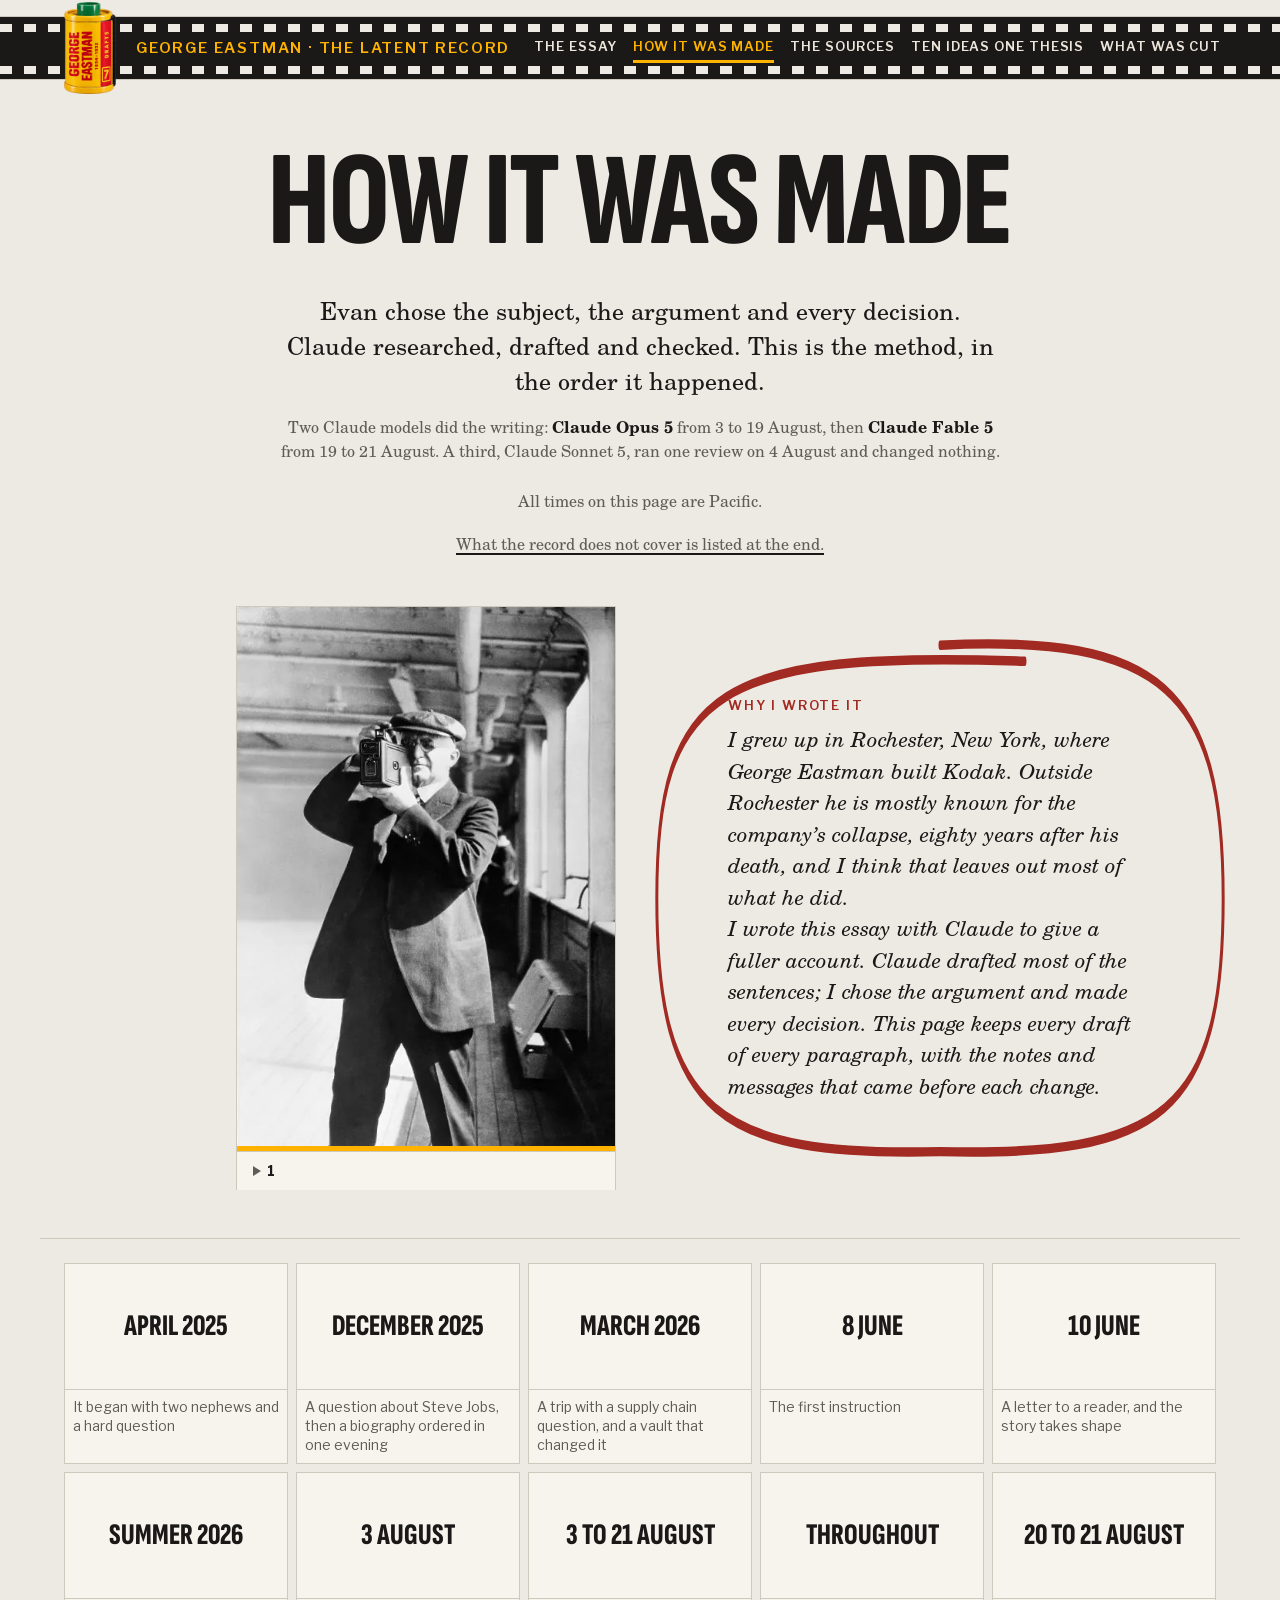
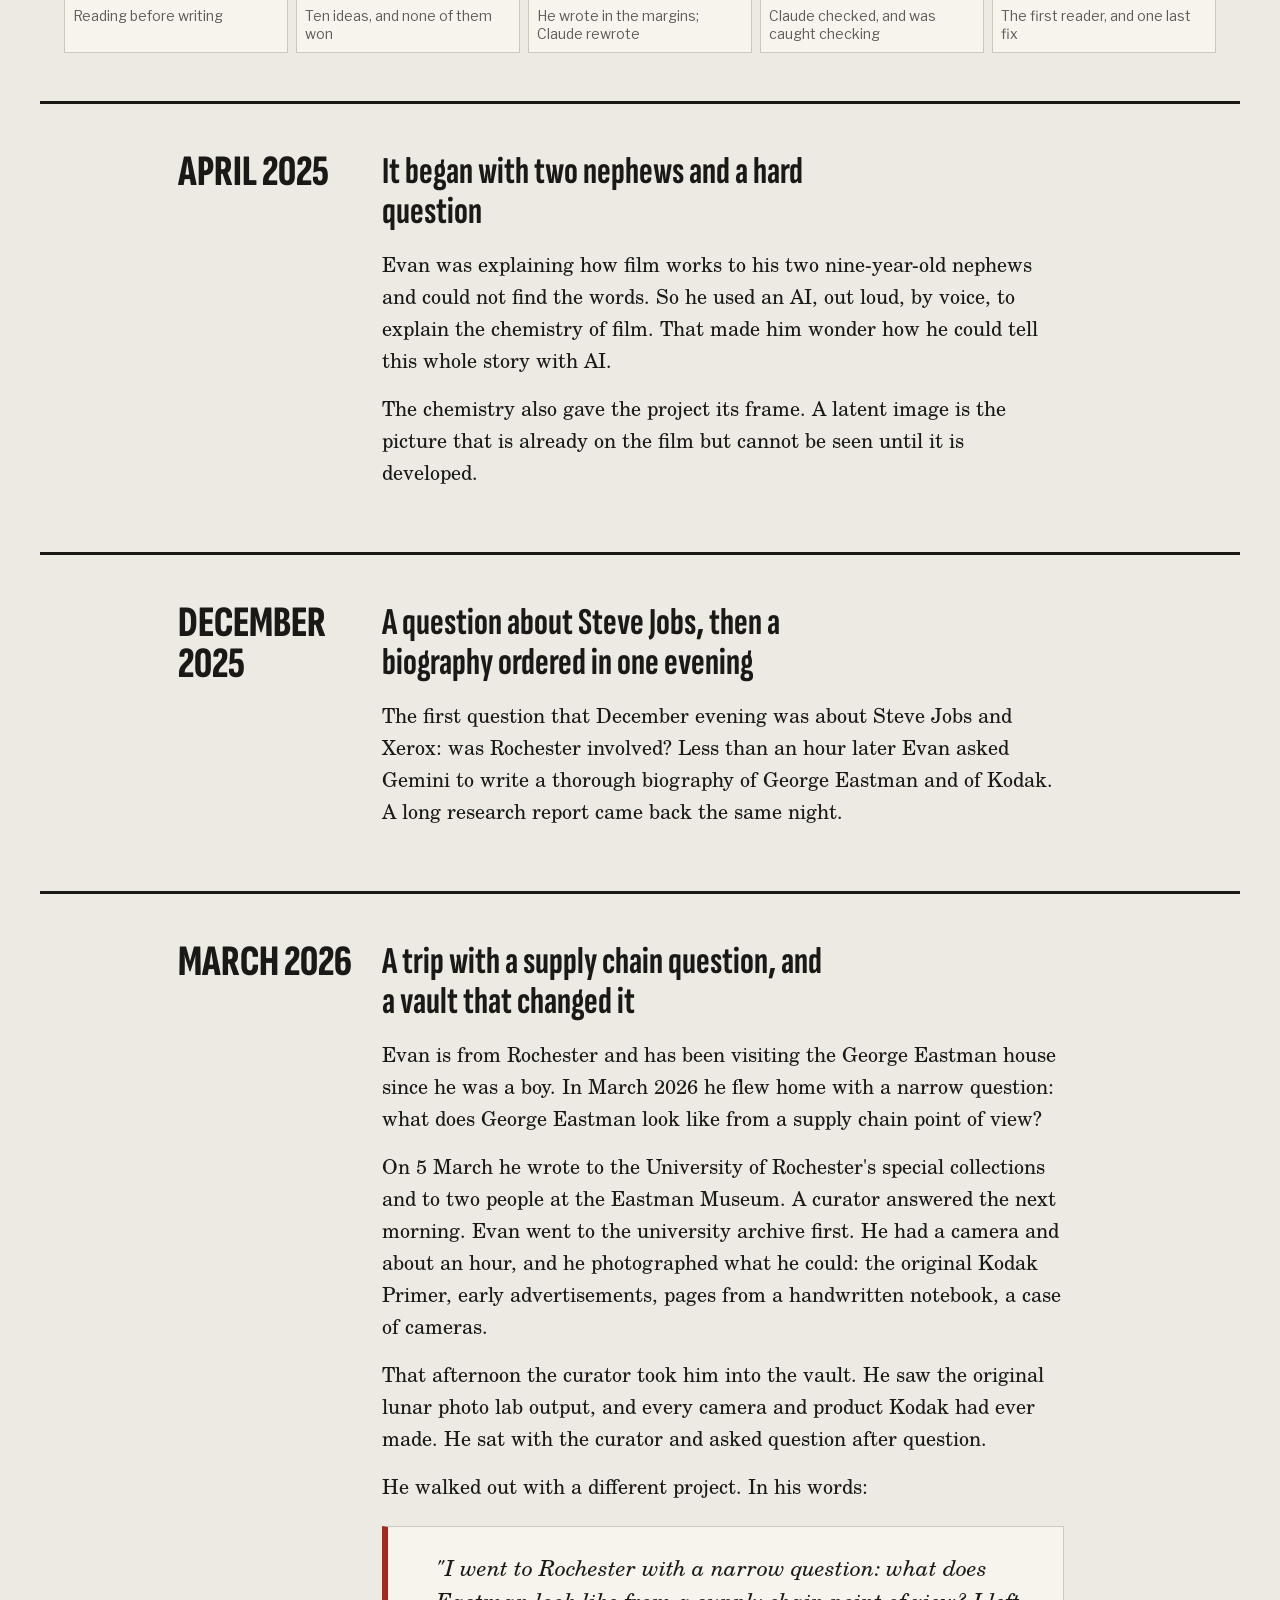
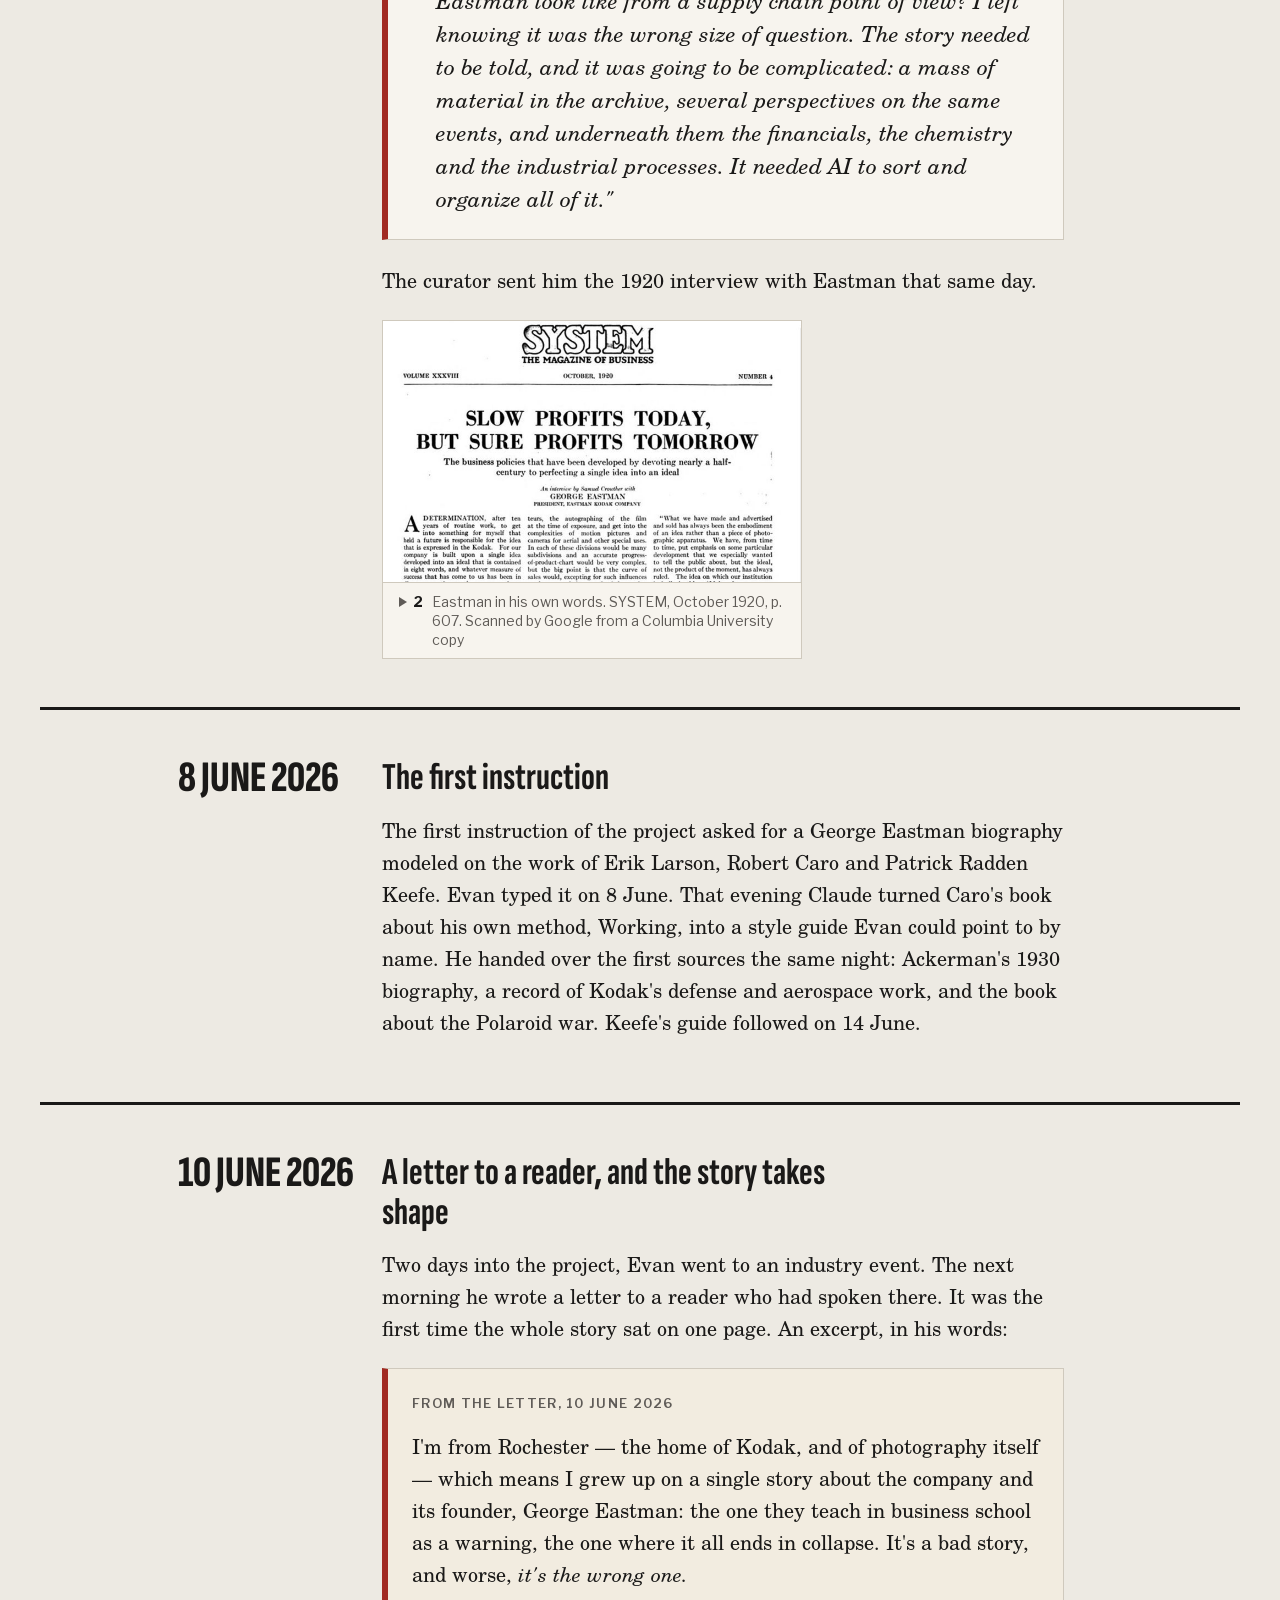
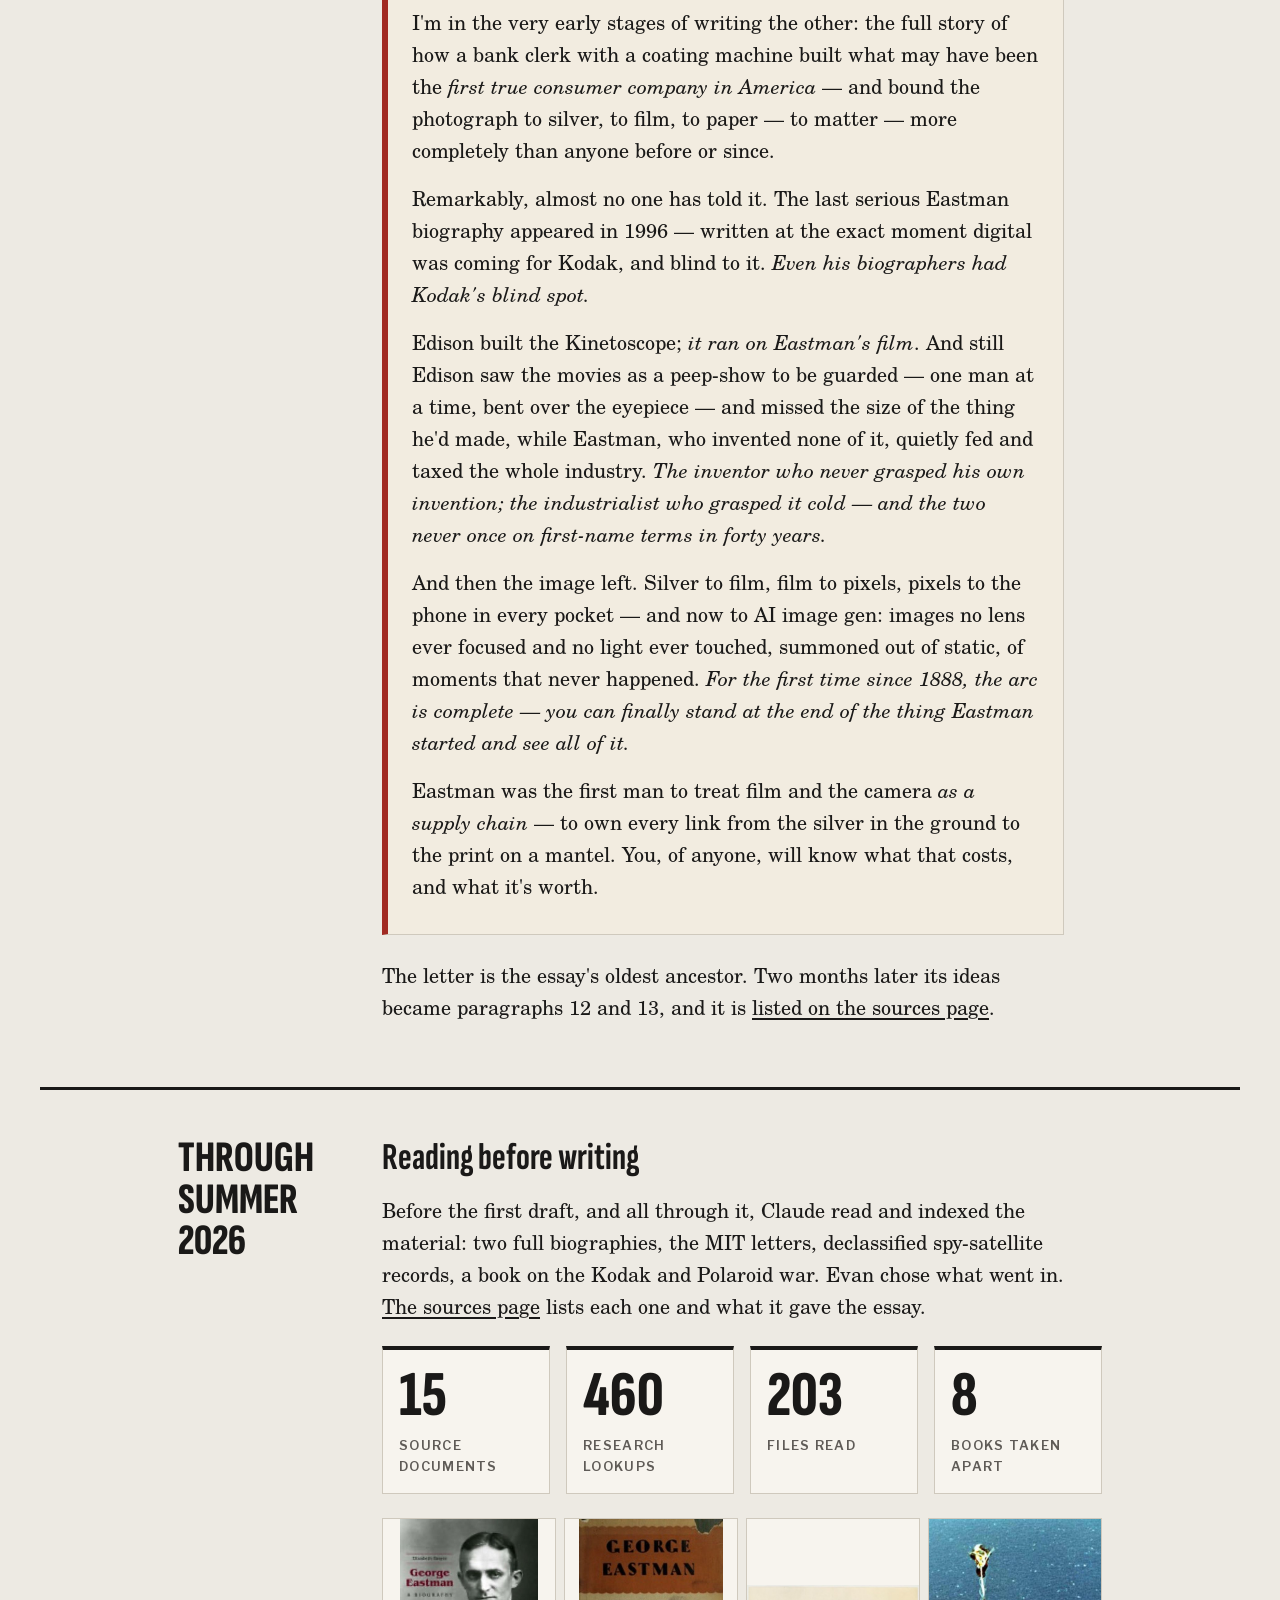
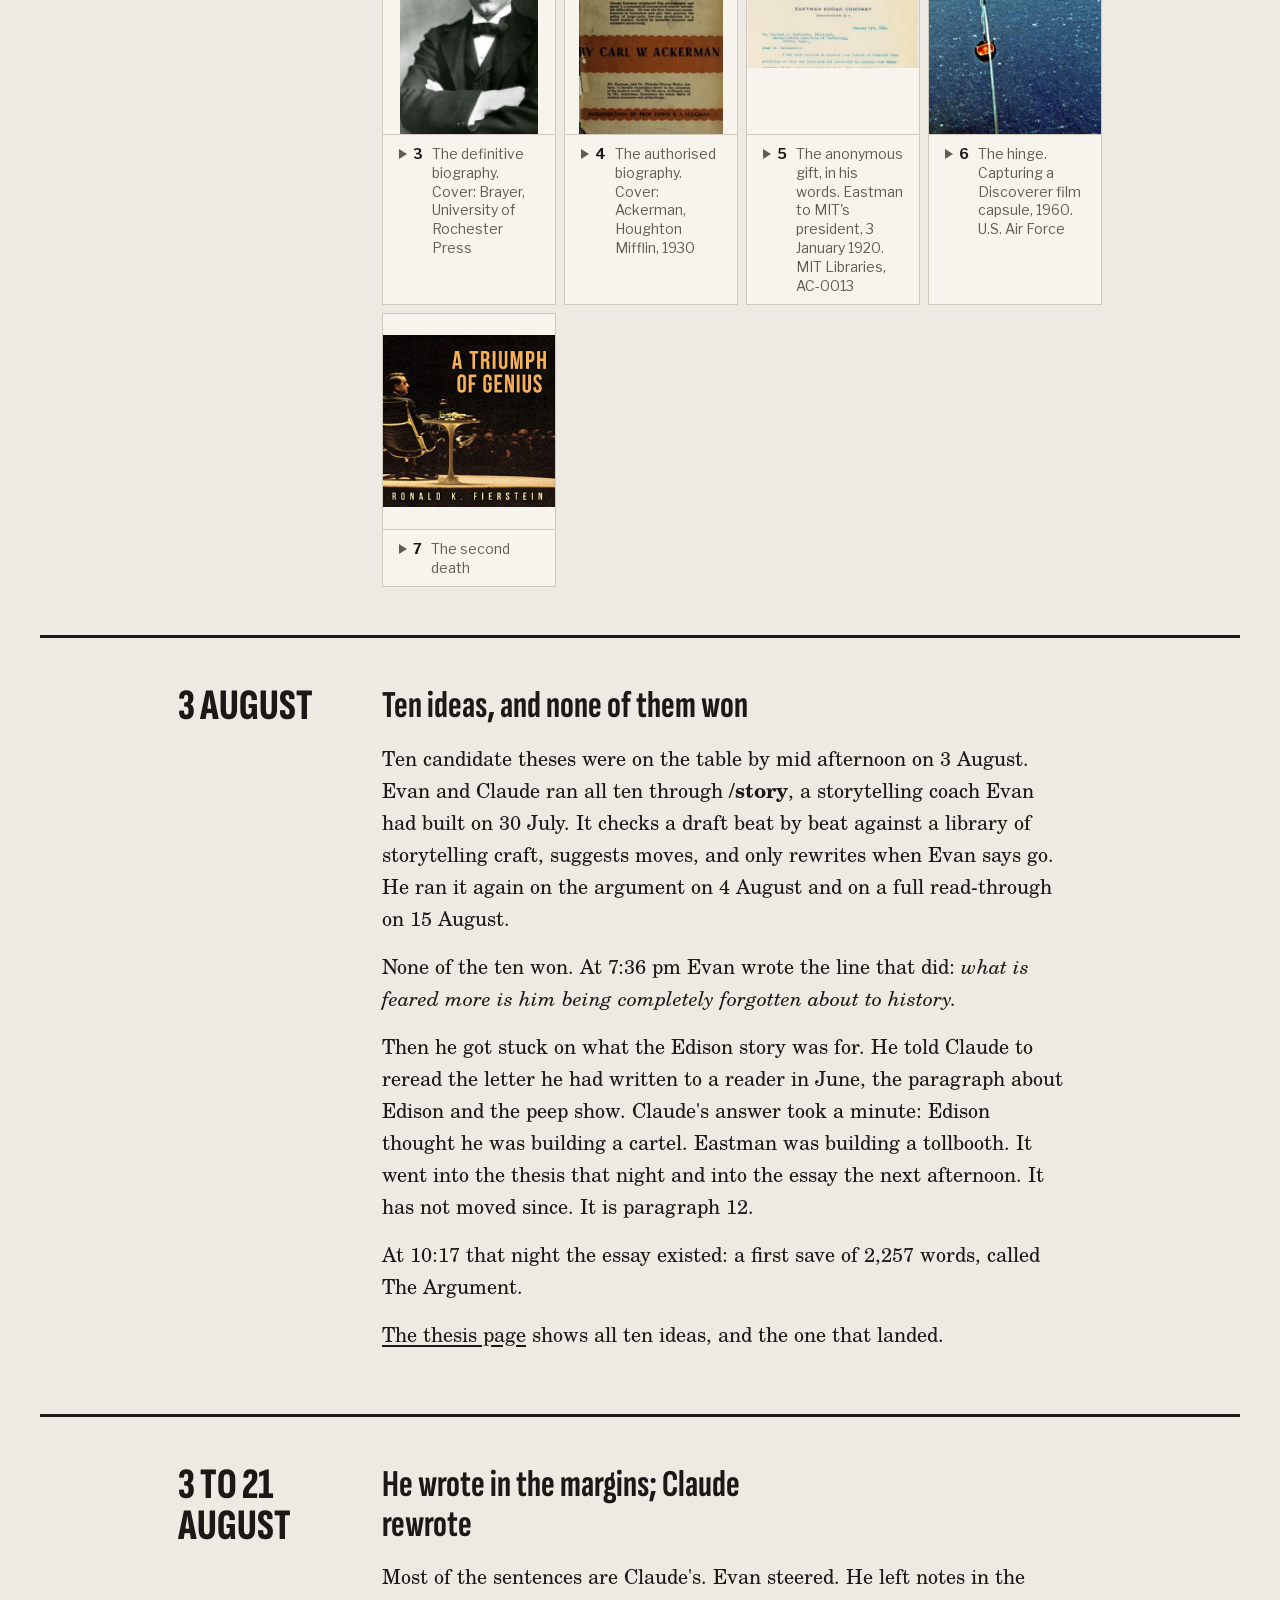
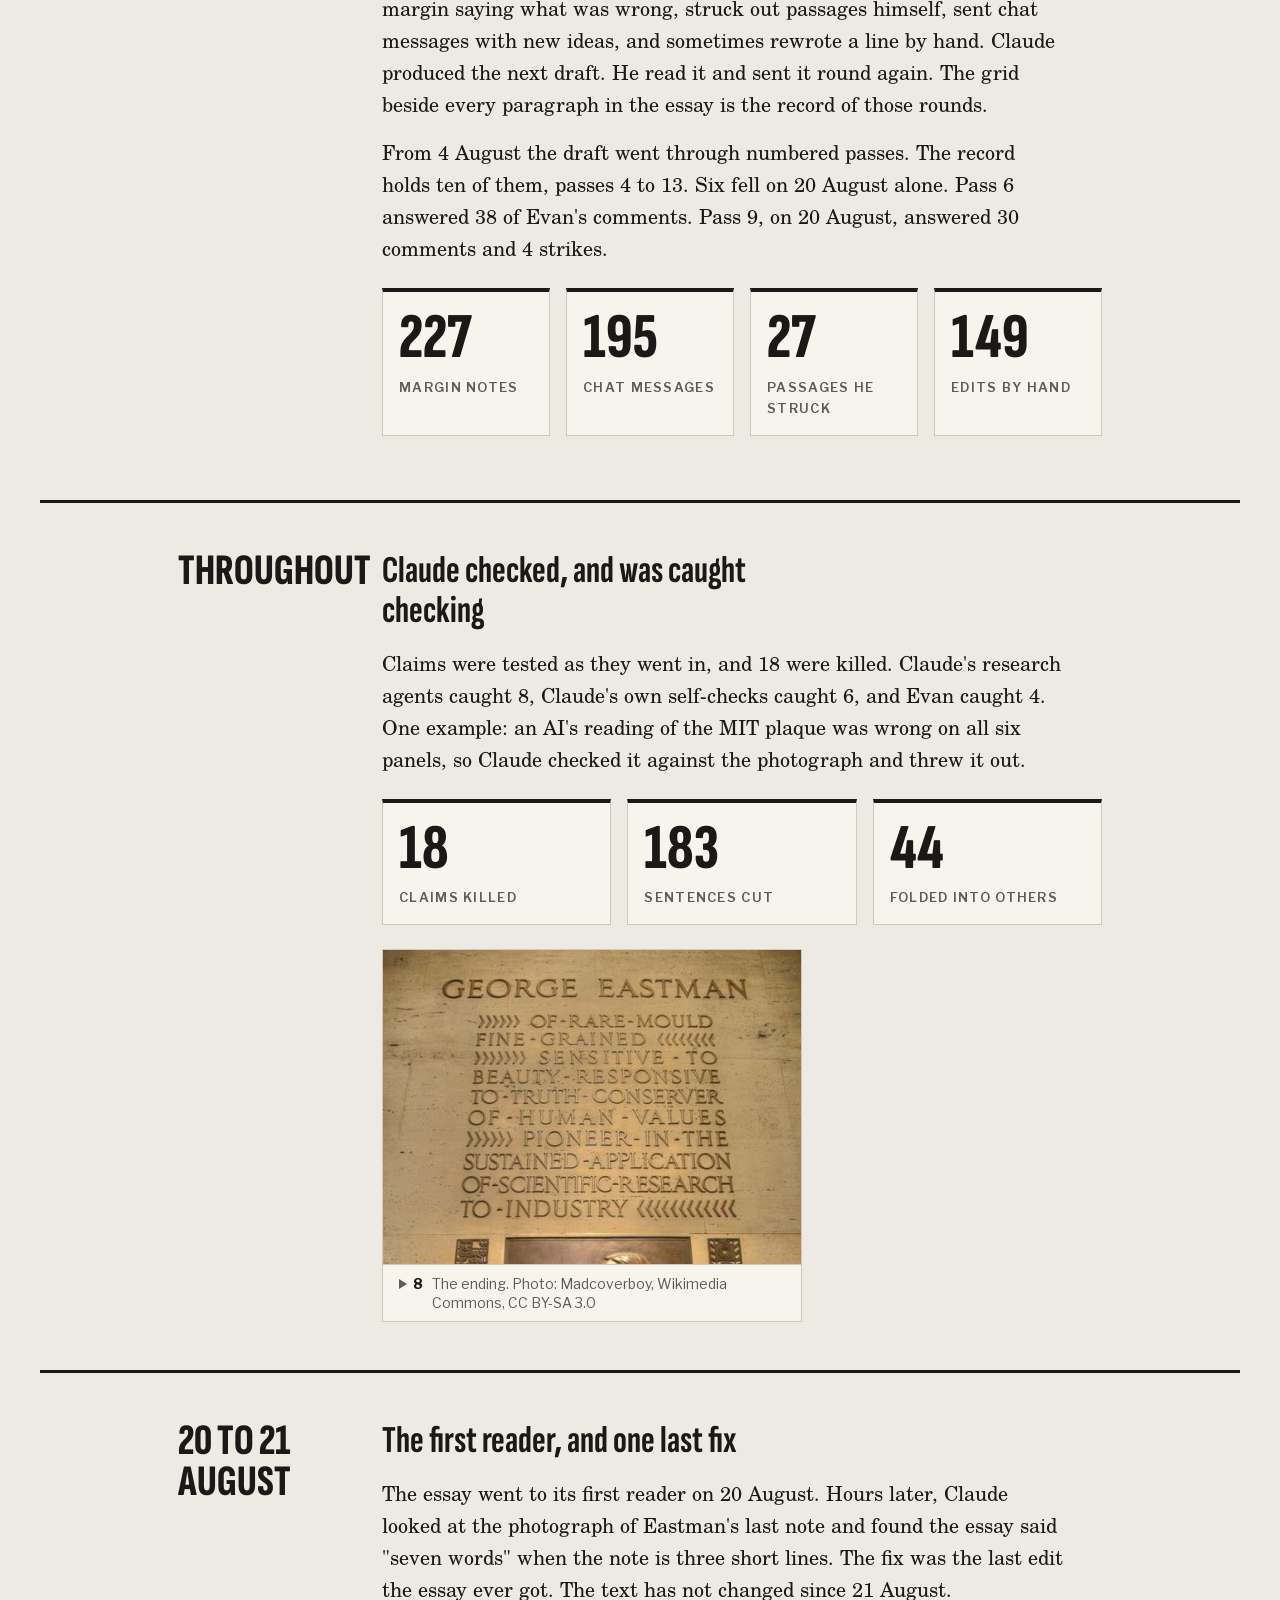
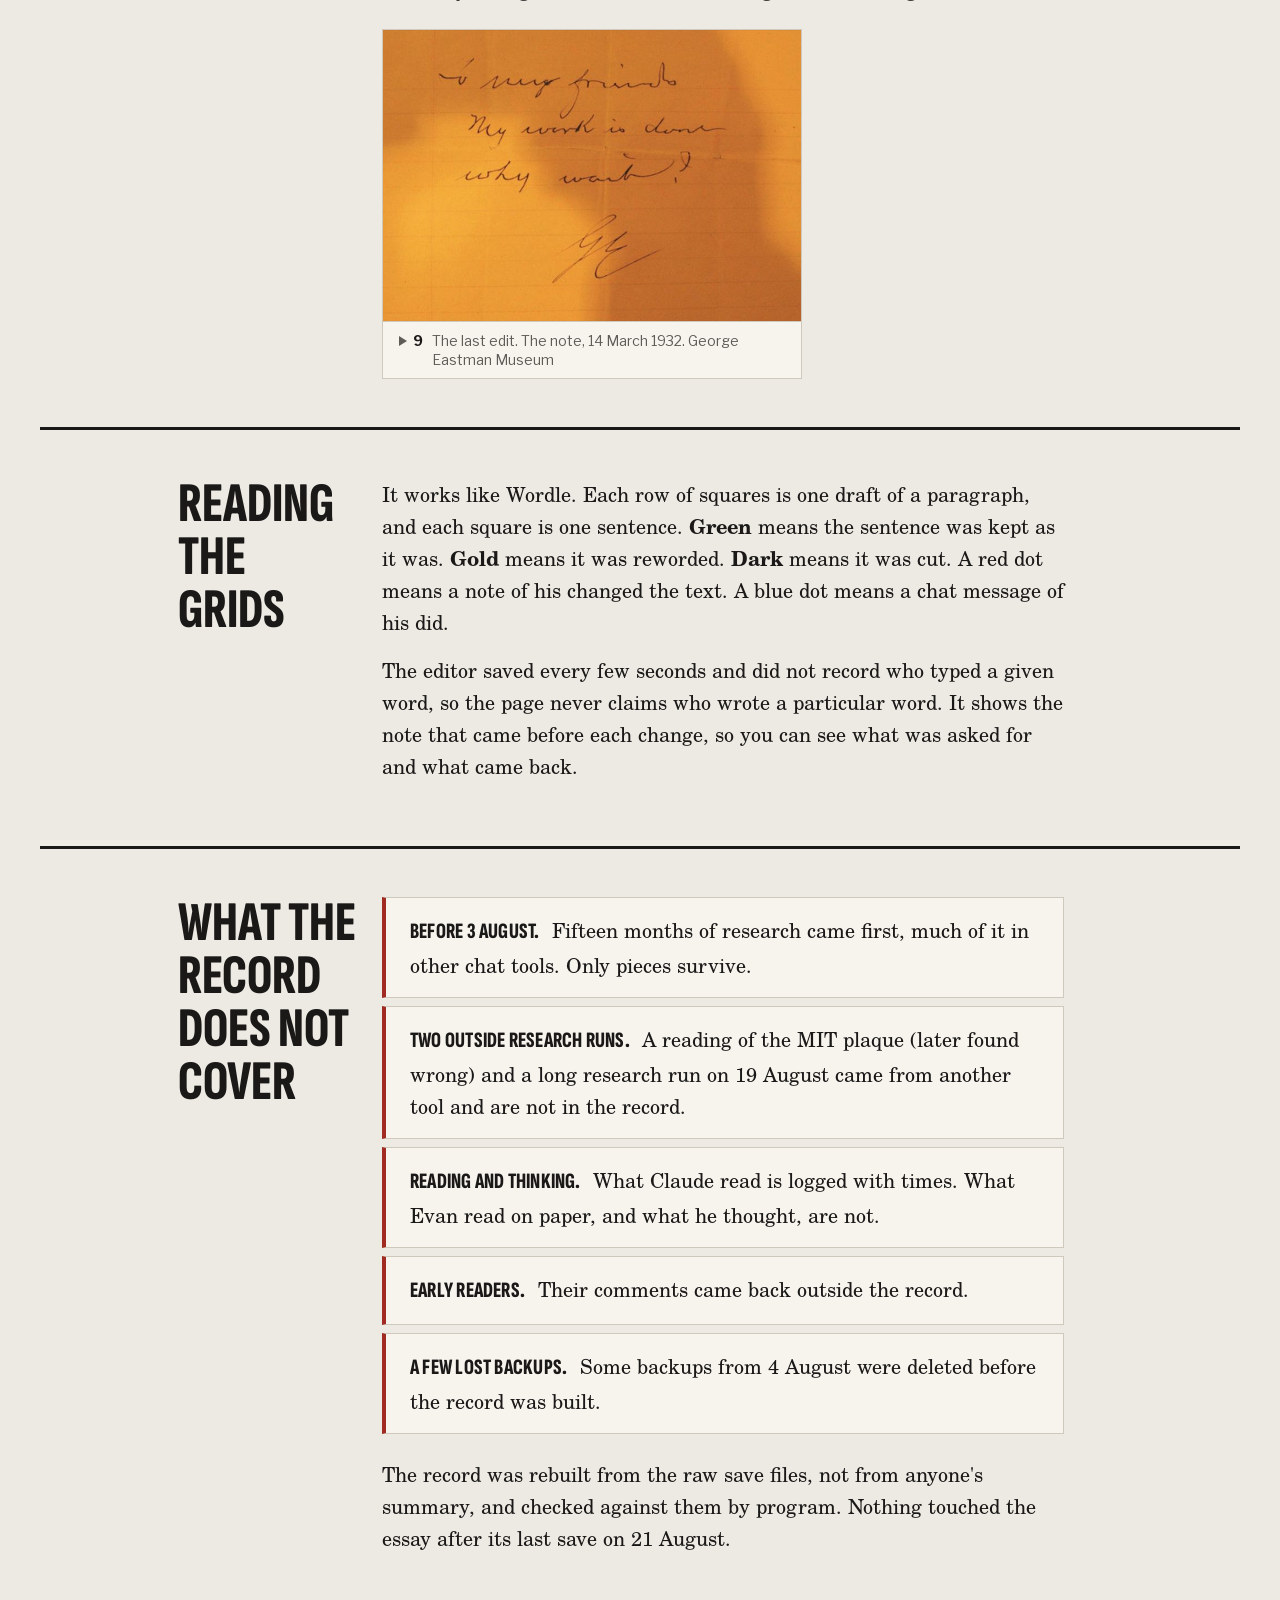
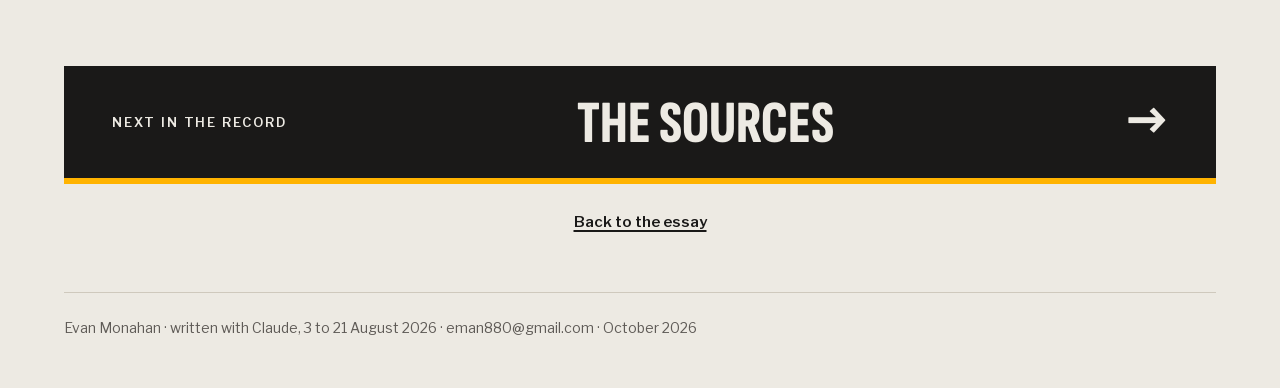
<file: how/index.html>
<!doctype html><html lang="en" data-reveal="quick"><head><meta charset="utf-8"><meta name="viewport" content="width=device-width,initial-scale=1,viewport-fit=cover"><link rel="preload" as="font" type="font/woff2" crossorigin href="../fonts/sofia-sans-xc-latin.woff2"><link rel="preload" as="font" type="font/woff2" crossorigin href="../fonts/schola-regular.woff2"><link rel="preload" as="image" href="../assets/canister.webp"><meta name="color-scheme" content="dark light"><title>The Latent Record: How it was made</title><meta name="robots" content="noindex,nofollow"><meta name="description" content="An essay about George Eastman, written with Claude, shown as it was made: every draft, every note, every cut."><meta property="og:title" content="The Latent Record"><meta property="og:description" content="An essay about George Eastman, written with Claude, shown as it was made: every draft, every note, every cut."><meta property="og:type" content="website"><meta property="og:image" content="https://evmonaha880.github.io/latent-record-preview/og.jpg"><meta property="og:image:width" content="1200"><meta property="og:image:height" content="630"><meta name="twitter:card" content="summary_large_image"><link rel="icon" href="data:image/svg+xml,%3Csvg xmlns=%22http://www.w3.org/2000/svg%22 viewBox=%220 0 32 32%22%3E%3Crect width=%2232%22 height=%2232%22 rx=%226%22 fill=%22%23A12A22%22/%3E%3Cpath d=%22M9 7h5v14h9v4H9z%22 fill=%22%23fff%22/%3E%3C/svg%3E"><style>/* ===== D2 Art Director: contact sheet. TOKENS FIRST ===== */
@font-face{font-family:"Sofia Sans XC";src:url(../fonts/sofia-sans-xc-latin.woff2) format("woff2");font-weight:100 900;font-style:normal;font-display:swap}
@font-face{font-family:Schola;src:url(../fonts/schola-regular.woff2) format("woff2");font-weight:400;font-style:normal;font-display:swap}
@font-face{font-family:Schola;src:url(../fonts/schola-italic.woff2) format("woff2");font-weight:400;font-style:italic;font-display:swap}
@font-face{font-family:Schola;src:url(../fonts/schola-bold.woff2) format("woff2");font-weight:700;font-style:normal;font-display:swap}
@font-face{font-family:"Libre Franklin";src:url(../fonts/libre-franklin-latin.woff2) format("woff2");font-weight:100 900;font-style:normal;font-display:swap}

:root{
  /* landing-page tokens, exact */
  --ink:#1A1918;
  --graphite:#5F5B57;
  --yellow:#FFB300;      /* the one yellow */
  --red:#A12A22;         /* marks only */

  /* theme: dark wall (default, plain and readable) */
  --ground:#0E0D0C;
  --frame:#181614;
  --rebate:#2E2925;
  --paper:#EDE6DA;
  --paper-dim:#A9A196;
  --mark:#D2483C;        /* grease-pencil circle (non-text); lifted from #A12A22 for the dark ground */
  --mark-text:#E0584A;   /* red for small text labels on dark */
  --line:var(--yellow);  /* link underline and current-page mark: yellow on dark (10.8:1) */
  --film:#2E2A27;        /* slim film strip: lifted off the dark ground so the holes read */
  --hole:#0E0D0C;
  --cutbg:#2C1916;       /* tint behind a cut sentence */

  /* type */
  --display:"Sofia Sans XC","Arial Narrow",sans-serif;
  --body:Schola,Charter,Georgia,serif;
  --label:"Libre Franklin","Helvetica Neue",sans-serif;
  --t-label:13px; --t-cap:14px; --t-body:18px; --t-h3:38px; --t-stat:76px; --t-h1:clamp(60px,10.5vw,148px);

  /* space */
  --s1:4px; --s2:8px; --s3:16px; --s4:24px; --s5:48px; --s6:96px;
  --measure:62ch;
  --wrap:1200px;
}
@media (prefers-color-scheme:light){
  :root:not([data-theme="dark"]){
    --ground:#EDEAE3; --frame:#F7F4EE; --rebate:#CFC9BD;
    --paper:var(--ink); --paper-dim:var(--graphite);
    --mark:#A12A22; --mark-text:#A12A22; --film:#1A1918; --line:var(--ink);
    --hole:#EDEAE3;
    --cutbg:#F5E3DE;
  }
}
:root[data-theme="light"]{
  --ground:#EDEAE3; --frame:#F7F4EE; --rebate:#CFC9BD;
  --paper:var(--ink); --paper-dim:var(--graphite);
  --mark:#A12A22; --mark-text:#A12A22; --film:#1A1918; --line:var(--ink); --hole:#EDEAE3; --cutbg:#F5E3DE;
}

/* ===== base ===== */
*{box-sizing:border-box;margin:0;padding:0}
html{-webkit-text-size-adjust:100%}
body{background:var(--ground);color:var(--paper);font-family:var(--body);font-size:var(--t-body);line-height:1.6;overflow-x:hidden}
img{display:block;max-width:100%}
a{color:inherit;text-decoration:underline;text-decoration-color:var(--line);text-decoration-thickness:2px;text-underline-offset:3px}
a:hover,a:focus-visible{text-decoration-thickness:4px}
.wrap{max-width:var(--wrap);margin-inline:auto;padding-inline:var(--s4)}
.lab{font-family:var(--label);font-size:var(--t-label);font-weight:600;letter-spacing:.14em;text-transform:uppercase}

/* ===== film strip = canister + running title + menu ===== */
.strip{--hw:12px;--hh:8px;--hp:24px;--hy:7px;--sh:64px;--pad:max(var(--s4),calc((100% - var(--wrap)) / 2 + var(--s4)));--cw:52px;
  position:relative;height:var(--sh);margin:0;background-color:var(--film);
  background-image:linear-gradient(90deg,var(--hole) var(--hw),transparent var(--hw)),linear-gradient(90deg,var(--hole) var(--hw),transparent var(--hw));
  background-size:var(--hp) var(--hh),var(--hp) var(--hh);
  background-position:0 var(--hy),0 calc(var(--sh) - var(--hy) - var(--hh));background-repeat:repeat-x;
  border-block:1px solid var(--rebate)}
.can{position:absolute;left:var(--pad);top:50%;transform:translateY(-50%);height:96px;width:var(--cw);z-index:2;display:block}
.can img{height:100%;width:100%;object-fit:contain}
.can:focus-visible{outline:3px solid var(--yellow);outline-offset:4px}
.strip-in{position:absolute;left:0;right:0;top:calc(var(--hy) + var(--hh) + 3px);bottom:calc(var(--hy) + var(--hh) + 3px);
  display:flex;align-items:center;gap:var(--s4);padding-left:calc(var(--pad) + var(--cw) + 20px);padding-right:var(--pad);white-space:nowrap}
.strip-t{flex:none;font-family:var(--label);font-size:15px;font-weight:600;letter-spacing:.12em;text-transform:uppercase;color:var(--yellow)}
.strip nav{flex:none;display:flex;gap:16px;margin-left:auto}
.strip nav a{position:relative;flex:none;display:flex;align-items:center;font-family:var(--label);font-size:13px;font-weight:600;letter-spacing:.07em;text-transform:uppercase;color:#EDE6DA;text-decoration:none;padding:3px 0;border-bottom:3px solid transparent}
.strip nav a::after{content:"";position:absolute;inset:-10px -8px}
.strip nav a:hover,.strip nav a:focus-visible{border-bottom-color:#EDE6DA}
.strip nav a[aria-current]{color:var(--yellow);border-bottom-color:var(--yellow)}
.strip .s{display:none}
@media (max-width:1239px){.strip .l{display:none}.strip .s{display:inline}}

/* ===== hero ===== */
.hero{display:grid;grid-template-columns:repeat(12,1fr);gap:var(--s4);padding-block:var(--s5) var(--s4);align-items:start}
.hero-pic{grid-column:1/5}
.hero-text{grid-column:5/13;padding-top:var(--s2)}
h1{font-family:var(--display);font-weight:800;font-size:var(--t-h1);line-height:.88;text-transform:uppercase;letter-spacing:-.01em;margin-bottom:var(--s5)}

/* frames: contact-sheet numbering sits under photographs only */
.frame{background:var(--frame);border:1px solid var(--rebate)}
.frame .ph{position:relative;background:var(--frame);overflow:hidden}
.frame .ph img{width:100%;height:100%;object-fit:cover}
.frame .ph.contain img{object-fit:contain}
.frame .ph.top img{object-position:top}
.frame.hero-frame .ph img{height:auto}
.frame.hero-frame{border-bottom:0}
.rule-y{height:5px;background:var(--yellow)}
.under{display:flex;align-items:baseline;gap:var(--s2);padding:var(--s2) var(--s3);border-top:1px solid var(--rebate);font-family:var(--label);font-size:var(--t-cap);color:var(--paper-dim)}
.under .n{font-weight:700;font-variant-numeric:tabular-nums;color:var(--paper);display:inline-flex;align-items:center;gap:6px;letter-spacing:.06em}
.under .n::before{content:"";border:5px solid transparent;border-left:8px solid var(--paper-dim);border-right:0}
.under .t{font-family:var(--label);font-size:var(--t-cap);line-height:1.35}

/* the pick: one red grease-pencil circle that draws itself once */
.pick{position:relative;padding:52px 64px;margin:0 0 var(--s4) var(--s3);max-width:50rem}
.pick svg{position:absolute;inset:-14px -14px;width:calc(100% + 28px);height:calc(100% + 28px);overflow:visible;pointer-events:none}
.pick path{fill:none;stroke:var(--mark);stroke-width:3.5;stroke-linecap:round}
.pick b{display:block;font-family:var(--label);font-size:var(--t-label);font-weight:600;letter-spacing:.14em;text-transform:uppercase;color:var(--mark-text);margin-bottom:var(--s2)}
.pick p{font-style:italic;font-size:21px;line-height:1.5}
@media (prefers-reduced-motion:no-preference){
  .pick path{stroke-dasharray:1;stroke-dashoffset:1;animation:draw 900ms cubic-bezier(.5,0,.2,1) 500ms forwards}
  @keyframes draw{to{stroke-dashoffset:0}}
}

.hero-text .lede{font-size:24px;line-height:1.45;max-width:36rem;margin-bottom:var(--s3)}
.hero-text .who2{font-size:16px;line-height:1.55;color:var(--paper-dim);max-width:36rem}
.hero-text .who2 b{color:var(--paper)}

/* ===== nine-frame roll ===== */
.sheet{border-top:1px solid var(--rebate);margin-top:var(--s4);padding-block:var(--s4) var(--s5)}
.sheet ol{list-style:none;display:grid;grid-template-columns:repeat(5,1fr);gap:var(--s2)}
.rollf{display:flex;flex-direction:column;height:100%;text-decoration:none}
.frame .ph.rollph{aspect-ratio:16/9;display:grid;place-items:center;padding:6px;background:var(--frame)}
.rd{font-family:var(--display);font-weight:800;font-size:clamp(22px,2.4vw,30px);line-height:.95;text-transform:uppercase;text-align:center}
.rollf .under{flex:1;border-top:1px solid var(--rebate);padding:var(--s2)}
.rollf:hover,.rollf:focus-visible{outline:3px solid var(--line);outline-offset:2px}
.hero-text .tz{font-size:16px;color:var(--paper-dim);margin-top:var(--s2)}
.hero-text .tz a{display:inline-flex;align-items:center;min-height:44px}
.pull{margin:var(--s4) 0;padding:var(--s4) var(--s4) var(--s4) var(--s5);border-left:6px solid var(--mark);max-width:var(--measure)}
.pull blockquote p{font-style:italic;font-size:22px;line-height:1.5;margin:0}

@media (max-width:1100px){.sheet ol{grid-template-columns:repeat(5,1fr)}}
@media (max-width:640px){.sheet ol{grid-template-columns:repeat(2,1fr)}.frame .ph.rollph{aspect-ratio:3/2}}

/* ===== beats ===== */
.beat{display:grid;grid-template-columns:repeat(12,1fr);gap:var(--s4);padding-block:var(--s5);border-top:3px solid var(--paper)}
.beat .when{grid-column:1/4;font-family:var(--display);font-weight:800;font-size:clamp(30px,3.4vw,46px);line-height:.95;text-transform:uppercase}
.beat .bt{grid-column:4/13}
.beat h3{font-family:var(--display);font-weight:700;font-size:var(--t-h3);line-height:1.05;margin-bottom:var(--s3);max-width:30ch}
.beat p{max-width:var(--measure);margin-bottom:var(--s3)}
q{font-style:italic}
.stats{display:flex;flex-wrap:wrap;gap:var(--s3);margin:var(--s4) 0 var(--s3)}
.stat{background:var(--frame);border:1px solid var(--rebate);border-top:4px solid var(--paper);padding:var(--s3) var(--s4) var(--s3);min-width:150px;flex:0 1 190px}
.stat b{display:block;font-family:var(--display);font-weight:800;font-size:var(--t-stat);line-height:.95}
.stat span{display:block;margin-top:var(--s2);font-family:var(--label);font-size:var(--t-label);font-weight:600;letter-spacing:.1em;text-transform:uppercase;color:var(--paper-dim)}

.film{display:grid;grid-template-columns:repeat(auto-fill,minmax(150px,1fr));gap:var(--s2);margin:var(--s4) 0 0;max-width:820px;align-items:stretch}
.film .frame{display:flex;flex-direction:column}
.film .frame .under{flex:1}
.film.one{grid-template-columns:minmax(0,420px)}
.film .ph{aspect-ratio:4/5}
.film.one .ph{aspect-ratio:4/3}
.film.one .ph.nat{aspect-ratio:auto}
.film.one .ph.nat img{height:auto}
.film .ph.top img{object-position:top}

/* ===== lower sections ===== */
.sec{display:grid;grid-template-columns:repeat(12,1fr);gap:var(--s4);padding-block:var(--s5);border-top:3px solid var(--paper)}
.sec h2{grid-column:1/4;font-family:var(--display);font-weight:800;font-size:clamp(34px,4.4vw,56px);line-height:.95;text-transform:uppercase}
.sec .sb{grid-column:4/13}
.sec p{max-width:var(--measure);margin-bottom:var(--s3)}
.gaps{list-style:none;max-width:var(--measure);margin-bottom:var(--s4);display:grid;gap:var(--s2)}
.gaps li{background:var(--frame);border:1px solid var(--rebate);border-left:4px solid var(--mark);padding:var(--s3) var(--s4)}
.gaps b{font-family:var(--display);font-weight:800;font-size:22px;letter-spacing:.01em;text-transform:uppercase;margin-right:.3em}
.sidefoot{margin-top:var(--s4);padding-block:var(--s4) var(--s5);border-top:1px solid var(--rebate);font-family:var(--label);font-size:14px;color:var(--paper-dim)}

/* ===== sources page ===== */
.page-head{padding:var(--s5) 0 var(--s4)}
.page-head h1{margin-bottom:var(--s4)}
.page-head .lede{max-width:46rem;font-size:22px;line-height:1.5}
.shelf{padding-block:var(--s5) var(--s4);border-top:3px solid var(--paper)}
.shelf h2{font-family:var(--display);font-weight:800;font-size:clamp(34px,4.4vw,56px);line-height:.95;text-transform:uppercase;margin-bottom:var(--s2)}
.shelfnote{color:var(--paper-dim);font-size:16px;max-width:50rem;margin-bottom:var(--s4)}
.srcgrid{display:grid;grid-template-columns:repeat(auto-fill,minmax(300px,1fr));gap:var(--s4);align-items:start}
.src .ph{aspect-ratio:4/3}
.src .ph.contain img{padding:var(--s2)}
.src .body{padding:var(--s3) var(--s4) var(--s4);border-top:1px solid var(--rebate)}
.src .kd{font-family:var(--label);font-size:var(--t-label);font-weight:600;letter-spacing:.14em;text-transform:uppercase;color:var(--mark-text)}
.src h3{font-family:var(--display);font-weight:700;font-size:28px;line-height:1.05;margin:var(--s1) 0 var(--s2)}
.src p{font-size:var(--t-body);line-height:1.55;margin-bottom:var(--s3)}
.src .links a{display:inline-flex;align-items:center;min-height:44px}
.src .links{display:flex;flex-direction:column;gap:0;font-family:var(--label);font-size:15px;font-weight:600;margin-bottom:var(--s3)}
.src .links.note{font-weight:400;color:var(--paper-dim);border-left:3px solid var(--mark);padding-left:var(--s3)}
.src .who{font-family:var(--label);font-size:14px;color:var(--paper-dim)}
.chips{display:flex;flex-wrap:wrap;gap:var(--s2);align-items:center;margin-top:var(--s3);font-family:var(--label);font-size:13px;color:var(--paper-dim)}
.chip{display:inline-flex;align-items:center;min-height:44px;min-width:44px;justify-content:center;border:1px solid var(--paper-dim);padding:2px 14px;border-radius:99px;text-decoration:none;color:var(--paper);font-weight:600}
.chip:hover{border-color:var(--yellow);background:var(--ground)}

/* ===== phone ===== */
@media (max-width:899px){
  .hero{grid-template-columns:1fr;padding-top:var(--s5)}
  .hero-pic,.hero-text{grid-column:1}
  .hero-text{order:-1;padding-top:0}
  h1{margin-bottom:var(--s4)}
  .frame.hero-frame .ph{aspect-ratio:4/3}
  .frame.hero-frame .ph img{height:100%;object-position:50% 22%}
  .beat .when,.beat .bt,.sec h2,.sec .sb{grid-column:1/13}
  .beat,.sec{gap:var(--s3)}
  .pick{padding:40px 32px;margin-left:0}
}
@media (max-width:560px){
  .strip{--hw:9px;--hh:6px;--hp:18px;--hy:5px;--sh:108px;--pad:16px;--cw:42px}
  .can{height:84px}
  .strip-in{display:grid;grid-template-rows:28px 44px;align-content:center;gap:0;padding-left:calc(var(--pad) + var(--cw) + 12px);padding-right:12px;top:calc(var(--hy) + var(--hh) + 2px);bottom:calc(var(--hy) + var(--hh) + 2px)}
  .strip-t{font-size:13px;letter-spacing:.03em;line-height:28px}
  .strip nav{margin-left:0;gap:0;justify-content:space-between;align-items:stretch}
  .strip nav a{min-height:44px;padding:0 4px;border-bottom-width:3px}
  .strip nav a::after{inset:0 -4px}
  .strip .l{display:none}.strip .s{display:inline}
}
@media (max-width:480px){
  :root{--t-stat:60px}
  .wrap{padding-inline:var(--s3)}
  .pick{padding:36px 28px}
  .pick p{font-size:19px}
  .hero-text .lede{font-size:21px}
  .stat{flex:1 1 40%;min-width:130px}
  .film{grid-template-columns:repeat(2,1fr)}
  .srcgrid{grid-template-columns:1fr}
}

/* ===== sticky strip: hides on scroll down ===== */
html{scroll-padding-top:130px}
.stripbar{position:sticky;top:0;z-index:50;background:var(--ground);padding:16px 0 16px;transition:transform 180ms ease;will-change:transform}
.stripbar.is-hidden{transform:translateY(-100%)}
@media (prefers-reduced-motion:reduce){.stripbar{transition:none}}
@media (max-width:560px){.stripbar{padding:8px 0 8px}}

/* ===== door: next in the record ===== */
.next{padding-block:var(--s5) var(--s4);display:grid;gap:var(--s3)}
.door{display:flex;align-items:center;justify-content:space-between;gap:var(--s4);min-height:112px;padding:var(--s4) var(--s5);background:var(--paper);color:var(--ground);text-decoration:none;border-bottom:6px solid var(--yellow)}
.door:hover,.door:focus-visible{outline:3px solid var(--yellow);outline-offset:3px}
.door .dl{display:block;font-family:var(--label);font-size:var(--t-label);font-weight:600;letter-spacing:.14em;text-transform:uppercase}
.door .dn{display:block;font-family:var(--display);font-weight:800;font-size:clamp(32px,5.2vw,60px);line-height:1;text-transform:uppercase}
.door .da{font-family:var(--display);font-weight:800;font-size:56px;line-height:1}
.door .dl+.dn{margin-top:var(--s1)}
.backs{display:flex;flex-wrap:wrap;gap:var(--s2) var(--s5)}
.back{display:inline-flex;align-items:center;min-height:44px;font-family:var(--label);font-size:15px;font-weight:600}

/* ===== shared helpers ===== */
.ab{padding-top:var(--s3);color:var(--paper-dim);display:flex;gap:var(--s2);align-items:center}
.ab a{display:inline-flex;align-items:center;justify-content:center;min-height:44px;min-width:44px;color:var(--paper)}
.ab a[aria-current]{border-bottom:3px solid var(--line)}
.cuthead h1{margin-bottom:var(--s3)}
h2.h2,.passages h2,.lists h2,.sec2 h2{font-family:var(--display);font-weight:800;font-size:clamp(34px,4.4vw,56px);line-height:.95;text-transform:uppercase;margin-bottom:var(--s2)}

/* print tones: fixed light-table prints, legible in both themes */
.t0{background:#F2ECE0;color:#1A1918}.t1{background:#D3C9B6;color:#1A1918}.t2{background:#9C917E;color:#1A1918}.t3{background:#26221F;color:#EDE6DA}
.frame .ph.t0{background:#F2ECE0;color:#1A1918}.frame .ph.t1{background:#D3C9B6;color:#1A1918}.frame .ph.t2{background:#9C917E;color:#1A1918}.frame .ph.t3{background:#26221F;color:#EDE6DA}

/* ===== cut A: grid hero ===== */
.gridwrap{padding-block:var(--s4) var(--s5)}
.heatgrid{display:grid;grid-template-columns:repeat(11,1fr);gap:6px;max-width:1040px;margin-block:var(--s4) var(--s3)}
.sq{aspect-ratio:1;min-width:44px;min-height:44px;display:flex;flex-direction:column;align-items:center;justify-content:center;border:1px solid var(--paper-dim);text-decoration:none;font-family:var(--label);line-height:1.15}
.sq b{font-size:15px;font-weight:600}
.sq i{font-style:normal;font-size:var(--t-label);font-weight:600}
a.sq:hover,a.sq:focus-visible{outline:3px solid var(--line);outline-offset:2px}
.heatcap{color:var(--paper-dim);font-size:16px;max-width:46rem}
.fates{padding-block:var(--s4) var(--s5);border-top:1px solid var(--rebate)}
.fwrap{position:relative;padding:40px 0 84px}
.fbar{display:flex;height:64px;border:1px solid var(--paper-dim)}
.fbar span{display:block;height:100%}
.fc{background:#26221F}.ff{background:#9C917E}.fk{background:#F2ECE0}
.fwrap .l1,.fwrap .l2,.fwrap .l3{position:absolute;font-family:var(--label);font-weight:600;font-size:16px;letter-spacing:.04em;text-transform:uppercase;line-height:1.3}
.fwrap .l1{top:0;left:0}
.fwrap .l3{top:0;right:0;text-align:right}
.fwrap .l2{top:104px;left:35.19%;border-left:2px solid var(--paper);padding:6px 0 0 10px;max-width:62%}
.clause{font-size:var(--t-body);margin-top:var(--s2)}
.passages{padding-block:var(--s5) var(--s4);border-top:3px solid var(--paper)}
.srcgrid.slips{grid-template-columns:repeat(auto-fill,minmax(300px,1fr));gap:var(--s4);align-items:start}
.frame .ph.slipph{aspect-ratio:auto;background:#F2ECE0;color:#1A1918;padding:var(--s4)}
.slipph .ptxt{font-size:var(--t-body);line-height:1.55;margin:0 0 var(--s3);color:#1A1918}
.slipph .ptxt.none{color:#5F5B57}
.slipph .note{border-left-color:#A12A22;margin-block:var(--s3) 0}
.slipph .nl{color:#5F5B57}
.slipph .nt{color:#1A1918}
details>summary{cursor:pointer;min-height:44px;display:flex;align-items:center;font-family:var(--label);font-size:15px;font-weight:600;list-style-position:inside}
details>summary:focus-visible{outline:3px solid var(--line);outline-offset:2px}
.src .body details p.ptxt,.ptxt{font-size:var(--t-body);margin-block:var(--s3)}
.ptxt.none{color:var(--paper-dim);font-style:italic}
.note{border-left:3px solid var(--mark);padding-left:var(--s3);margin-block:var(--s3)}
.nl{font-family:var(--label);font-size:var(--t-label);font-weight:600;letter-spacing:.1em;text-transform:uppercase;color:var(--paper-dim)}
.nl span{letter-spacing:.04em;margin-left:var(--s2);text-transform:none}
.nt{font-size:var(--t-body);line-height:1.5}
.lists{padding-block:var(--s5) var(--s4);border-top:3px solid var(--paper)}
.secname{font-family:var(--display);font-weight:800;font-size:30px;text-transform:uppercase;margin:var(--s5) 0 var(--s2)}
.cutpara{border-top:1px solid var(--rebate)}
.cutpara:target{outline:3px solid var(--mark);outline-offset:4px}
.cutpara summary{font-size:20px}
.src,.cutpara,.secname,.passages,.lists,#by-paragraph,#sources{scroll-margin-top:130px}
.linkbtn{background:none;border:0;padding:0 var(--s2);min-height:44px;font-family:var(--label);font-size:15px;font-weight:600;color:var(--paper);text-decoration:underline;text-decoration-color:var(--line);text-decoration-thickness:2px;text-underline-offset:3px;cursor:pointer}
.linkbtn:focus-visible{outline:3px solid var(--line);outline-offset:2px}
.ctl{margin:var(--s2) 0 var(--s3)}
.cutpara>details[open]{padding-bottom:var(--s3)}
.cutlist{list-style:none;display:grid;gap:var(--s3);margin-top:var(--s2);max-width:56rem}
.cutlist li{background:var(--frame);border:1px solid var(--rebate);padding:var(--s3) var(--s4)}
.cutlist li.cut{background:var(--cutbg);border-left:8px solid var(--mark)}
.cutlist li.fold{border-left:8px dotted var(--paper-dim)}
.cutlist li.fold .t{font-style:italic}
.cutlist .t{display:block;font-size:var(--t-body)}
.cutlist .b{display:block;margin-top:var(--s2);font-family:var(--label);font-size:var(--t-cap);color:var(--paper-dim);line-height:1.45}
.cutlist .b a{display:inline-flex;align-items:center;min-height:44px}
.cutpara p.b a{display:inline-flex;align-items:center;min-height:44px;font-family:var(--label);font-size:15px}
.cutlist s{text-decoration-color:var(--mark);text-decoration-thickness:2px}
.sec2{padding-block:var(--s5) var(--s4);border-top:3px solid var(--paper)}
.method{max-width:var(--measure);color:var(--paper-dim);font-size:16px;padding-block:var(--s4) 0}

/* ===== cut B: 66 frames ===== */
.srcgrid.dense{grid-template-columns:repeat(auto-fill,minmax(170px,1fr))}
.numph{aspect-ratio:4/3;display:grid;place-items:center}
.pn{font-family:var(--display);font-weight:800;font-size:76px;line-height:1}
.pn.pg{font-size:60px}
.para:has(details[open]){grid-column:1/-1}
.para .body{padding:0 var(--s3) var(--s3)}

/* ===== thesis ===== */
.giant-wrap{padding-block:var(--s4) var(--s5)}
.giant{padding:var(--s5) var(--s5)}
.gi .lab{color:var(--mark-text);margin-bottom:var(--s3)}
.giant .pre,.giant .post{font-size:22px;max-width:44rem}
.gq{position:relative;padding:64px 72px;margin:var(--s4) 0}
.gq{font-family:var(--display);font-weight:800;font-size:clamp(38px,7vw,96px);line-height:.95;text-transform:uppercase}
.gq q{font-style:normal}
.gq svg{position:absolute;inset:0;width:100%;height:100%;overflow:visible;pointer-events:none}
.gq path{fill:none;stroke:var(--mark);stroke-width:4;stroke-linecap:round}
@media (prefers-reduced-motion:no-preference){
  .gq path{stroke-dasharray:1;stroke-dashoffset:1;animation:draw 900ms cubic-bezier(.5,0,.2,1) 500ms forwards}
}
blockquote.thesis{margin-top:var(--s3);border-left:5px solid var(--yellow);padding:var(--s2) 0 var(--s2) var(--s4);max-width:46rem}
blockquote.thesis p{font-style:italic;font-size:26px;line-height:1.4}
.frame .ph.tph{aspect-ratio:auto;min-height:170px;padding:var(--s4);display:flex;flex-direction:column;gap:var(--s3);background:var(--frame)}
.tph h3{font-family:var(--display);font-weight:700;font-size:34px;line-height:1.02}
.tph .idea{font-style:italic;font-size:var(--t-body);line-height:1.45}
.under .t b{display:block;font-size:var(--t-label);letter-spacing:.1em;text-transform:uppercase;color:var(--paper)}
@media (max-width:899px){
  .giant{padding:var(--s4) var(--s3)}
  .gq{padding:44px 28px}
  .heatgrid{grid-template-columns:repeat(6,1fr)}
  .door{padding:var(--s4) var(--s4);min-height:96px}
  .door .da{font-size:40px}
}

/* ===== phone: rolls swipe sideways inside their own box ===== */
@media (max-width:700px){
  .sheet ol,.film:not(.one),.srcgrid.slips{display:flex;gap:8px;overflow-x:auto;overflow-y:hidden;scroll-snap-type:x proximity;scrollbar-width:none;-webkit-overflow-scrolling:touch;padding-bottom:4px;max-width:100%}
  .sheet ol::-webkit-scrollbar,.film:not(.one)::-webkit-scrollbar,.srcgrid.slips::-webkit-scrollbar{display:none}
  .sheet li{flex:0 0 140px;scroll-snap-align:start}
  .film:not(.one) .frame{flex:0 0 150px;scroll-snap-align:start}
  .srcgrid.slips .slip{flex:0 0 84%;scroll-snap-align:start}
  .srcgrid.slips{align-items:stretch;gap:var(--s3)}
  .frame .ph.rollph{aspect-ratio:3/2}
}

/* ===== desktop balance (900px and up) ===== */
@media (min-width:900px){
  :root{--t-body:19px}
  /* head: centred */
  .hero{grid-template-columns:1fr 1fr;grid-template-areas:"h h" "lede lede" "who who" "tz tz" "photo pick";column-gap:var(--s5);row-gap:var(--s3);align-items:center;text-align:center;padding-top:var(--s5)}
  .hero-text{display:contents}
  .hero h1{grid-area:h;margin:0 0 var(--s3)}
  .hero-text .lede{grid-area:lede;max-width:720px;margin:0 auto}
  .hero-text .who2{grid-area:who;max-width:720px;margin:0 auto}
  .hero-text .tzs{grid-area:tz;margin-bottom:var(--s4)}
  .hero-pic{grid-area:photo;justify-self:end;width:min(100%,380px)}
  .hero .pick{grid-area:pick;justify-self:start;text-align:left;margin:0}
  .page-head{text-align:center}
  .page-head .lede{margin-inline:auto;max-width:720px}
  /* beats: date | text | aside */
  .beat,.sec{grid-template-columns:180px minmax(0,720px);justify-content:center}
  .beat .when,.sec h2{grid-column:1}
  .beat .bt,.sec .sb{grid-column:2}
  /* headings centred on frame pages */
  .shelf h2,.shelfnote,.passages h2,.passages .shelfnote,.lists h2,.lists .shelfnote,.sec2 h2,.gridwrap h2,.gridwrap .heatcap{text-align:center;margin-inline:auto}
  .heatgrid{margin-inline:auto}
  .lists>*{max-width:860px;margin-inline:auto}
  .lists>h2,.lists>.shelfnote{max-width:none}
  .ctl{text-align:center}
  .sec2{text-align:center}.sec2 .cutlist{text-align:left;margin-inline:auto}
  .method{margin-inline:auto;text-align:center}
  .backs{justify-content:center}
  .gi{text-align:center}
  .giant .pre,.giant .post{margin-inline:auto}
  blockquote.thesis{margin-inline:auto;text-align:left}
  /* frame grids: three across, last row centred */
  .srcgrid:not(.dense){display:flex;flex-wrap:wrap;justify-content:center;align-items:flex-start;gap:var(--s4)}
  .srcgrid:not(.dense)>*{flex:0 0 calc((100% - 2 * var(--s4)) / 3)}
}
@media (min-width:1280px){:root{--t-body:20px}}

/* ===== letter excerpt frame ===== */
.letter{margin:var(--s4) 0;max-width:var(--measure);border-left:6px solid var(--mark)}
.frame .ph.letterph{aspect-ratio:auto;background:#F2ECE0;color:#1A1918;padding:var(--s4) var(--s4) var(--s3)}
.letterph .nl{color:#5F5B57;margin-bottom:var(--s3)}
.letterph p{max-width:none;font-size:var(--t-body);line-height:1.6;margin:0 0 var(--s3);color:#1A1918}
.letterph p.nl{font-size:var(--t-label)}
.letterph em{font-style:italic}

/* ===== picture links ===== */
.picl{display:block;color:inherit;text-decoration:none}
.picl:hover img,.picl:focus-visible img{opacity:.92}
.picl:focus-visible{outline:3px solid var(--line);outline-offset:-3px}
.beat .film{max-width:100%}
.beat .film.one{grid-template-columns:minmax(0,420px)}
@media (min-width:900px){.beat .stats{flex-wrap:nowrap}.beat .stat{flex:1 1 0;min-width:0;padding:var(--s3)}.beat .stat b{font-size:64px}}
.ph .picl{width:100%;height:100%}
.ph .picl img{width:100%;height:100%}
.ph.nat .picl,.ph.nat .picl img{height:auto}

/* strip title is a link to the landing page */
a.strip-t,a.lr-t{text-decoration:none;color:var(--yellow);display:inline-flex;align-items:center;min-height:28px}
a.strip-t:hover,a.lr-t:hover,a.strip-t:focus-visible,a.lr-t:focus-visible{text-decoration:underline;text-underline-offset:4px;text-decoration-thickness:2px}
a.strip-t:focus-visible,a.lr-t:focus-visible{outline:3px solid var(--yellow);outline-offset:3px}
</style></head><body><!-- NEW COPY -->
<div class="stripbar"><header class="strip"><a class="can" href="../"><img src="../assets/canister.webp" width="509" height="900" alt="The Latent Record, home"></a><div class="strip-in"><a class="strip-t" href="../">GEORGE EASTMAN &middot; THE LATENT RECORD</a><nav aria-label="Pages of this site"><a href="../essay/"><span class="l">The essay</span><span class="s">Essay</span></a><a href="../how/" aria-current="page"><span class="l">How it was made</span><span class="s">How</span></a><a href="../sources/"><span class="l">The sources</span><span class="s">Sources</span></a><a href="../thesis/"><span class="l">Ten ideas one thesis</span><span class="s">Ideas</span></a><a href="../cut/"><span class="l">What was cut</span><span class="s">Cut</span></a></nav></div></header></div>
<!-- /NEW COPY --><main><section class="wrap hero"><div class="hero-pic"><figure class="frame hero-frame"><div class="ph"><img src="../photos/g-bettmann-camera.jpg" alt="George Eastman holding a movie camera" width="491" height="700"></div><div class="rule-y"></div><figcaption class="under"><span class="n">1</span></figcaption></figure></div><div class="hero-text"><h1>How it was made</h1><aside class="pick"><svg viewBox="0 0 680 200" preserveAspectRatio="none" aria-hidden="true" focusable="false"><path pathLength="1" d="M340 6 C600 2 672 22 672 100 C672 180 600 196 340 194 C80 196 8 180 8 100 C8 22 80 8 440 12"/></svg><b>Why I wrote it</b><p>I grew up in Rochester, New York, where George Eastman built Kodak. Outside Rochester he is mostly known for the company’s collapse, eighty years after his death, and I think that leaves out most of what he did.</p><p>I wrote this essay with Claude to give a fuller account. Claude drafted most of the sentences; I chose the argument and made every decision. This page keeps every draft of every paragraph, with the notes and messages that came before each change.</p></aside><p class="lede">Evan chose the subject, the argument and every decision. Claude researched, drafted and checked. This is the method, in the order it happened.</p><p class="who2">Two Claude models did the writing: <b>Claude Opus 5</b> from 3 to 19 August, then <b>Claude Fable 5</b> from 19 to 21 August. A third, Claude Sonnet 5, ran one review on 4 August and changed nothing.</p><!-- NEW COPY -->
<div class="tzs"><p class="tz">All times on this page are Pacific.</p><p class="tz"><a href="#gaps">What the record does not cover is listed at the end.</a></p></div>
<!-- /NEW COPY -->
</div></section><!-- NEW COPY -->
<section class="wrap sheet" aria-label="The ten steps"><ol><li><a class="frame rollf" href="#b0"><span class="ph rollph"><span class="rd">April 2025</span></span><span class="under"><span class="t">It began with two nephews and a hard question</span></span></a></li><li><a class="frame rollf" href="#b1"><span class="ph rollph"><span class="rd">December 2025</span></span><span class="under"><span class="t">A question about Steve Jobs, then a biography ordered in one evening</span></span></a></li><li><a class="frame rollf" href="#b2"><span class="ph rollph"><span class="rd">March 2026</span></span><span class="under"><span class="t">A trip with a supply chain question, and a vault that changed it</span></span></a></li><li><a class="frame rollf" href="#b3"><span class="ph rollph"><span class="rd">8 June</span></span><span class="under"><span class="t">The first instruction</span></span></a></li><li><a class="frame rollf" href="#b4"><span class="ph rollph"><span class="rd">10 June</span></span><span class="under"><span class="t">A letter to a reader, and the story takes shape</span></span></a></li><li><a class="frame rollf" href="#b5"><span class="ph rollph"><span class="rd">Summer 2026</span></span><span class="under"><span class="t">Reading before writing</span></span></a></li><li><a class="frame rollf" href="#b6"><span class="ph rollph"><span class="rd">3 August</span></span><span class="under"><span class="t">Ten ideas, and none of them won</span></span></a></li><li><a class="frame rollf" href="#b7"><span class="ph rollph"><span class="rd">3 to 21 August</span></span><span class="under"><span class="t">He wrote in the margins; Claude rewrote</span></span></a></li><li><a class="frame rollf" href="#b8"><span class="ph rollph"><span class="rd">Throughout</span></span><span class="under"><span class="t">Claude checked, and was caught checking</span></span></a></li><li><a class="frame rollf" href="#b9"><span class="ph rollph"><span class="rd">20 to 21 August</span></span><span class="under"><span class="t">The first reader, and one last fix</span></span></a></li></ol></section>
<!-- /NEW COPY --><section class="wrap beat" id="b0"><div class="when">April 2025</div><div class="bt"><h3>It began with two nephews and a hard question</h3><p>Evan was explaining how film works to his two nine-year-old nephews and could not find the words. So he used an AI, out loud, by voice, to explain the chemistry of film. That made him wonder how he could tell this whole story with AI.</p><p>The chemistry also gave the project its frame. A latent image is the picture that is already on the film but cannot be seen until it is developed.</p></div></section><section class="wrap beat" id="b1"><div class="when"><!-- NEW COPY -->December 2025<!-- /NEW COPY --></div><div class="bt"><!-- NEW COPY --><h3>A question about Steve Jobs, then a biography ordered in one evening</h3><p>The first question that December evening was about Steve Jobs and Xerox: was Rochester involved? Less than an hour later Evan asked Gemini to write a thorough biography of George Eastman and of Kodak. A long research report came back the same night.</p><!-- /NEW COPY --></div></section><section class="wrap beat" id="b2"><div class="when">March 2026</div><div class="bt"><!-- NEW COPY --><h3>A trip with a supply chain question, and a vault that changed it</h3><p>Evan is from Rochester and has been visiting the George Eastman house since he was a boy. In March 2026 he flew home with a narrow question: what does George Eastman look like from a supply chain point of view?</p><p>On 5 March he wrote to the University of Rochester's special collections and to two people at the Eastman Museum. A curator answered the next morning. Evan went to the university archive first. He had a camera and about an hour, and he photographed what he could: the original Kodak Primer, early advertisements, pages from a handwritten notebook, a case of cameras.</p><p>That afternoon the curator took him into the vault. He saw the original lunar photo lab output, and every camera and product Kodak had ever made. He sat with the curator and asked question after question.</p><p>He walked out with a different project. In his words:</p><figure class="frame pull"><blockquote><p>"I went to Rochester with a narrow question: what does Eastman look like from a supply chain point of view? I left knowing it was the wrong size of question. The story needed to be told, and it was going to be complicated: a mass of material in the archive, several perspectives on the same events, and underneath them the financials, the chemistry and the industrial processes. It needed AI to sort and organize all of it."</p></blockquote></figure><p>The curator sent him the 1920 interview with Eastman that same day.</p><!-- /NEW COPY --><div class="film one"><figure class="frame"><div class="ph nat"><a class="picl" href="../sources/files/system-1920-eastman-interview.pdf" aria-label="Open: Eastman in his own words"><img src="../img/sysmag.jpg" alt="A page of SYSTEM, the Magazine of Business, October 1920, p. 607, with the Eastman interview headed &quot;Slow Profits Today, But Sure Profits Tomorrow.&quot;" width="760" height="475" loading="lazy"></a></div><figcaption class="under"><span class="n">2</span><span class="t">Eastman in his own words. SYSTEM, October 1920, p. 607. Scanned by Google from a Columbia University copy</span></figcaption></figure></div></div></section><section class="wrap beat" id="b3"><div class="when"><!-- NEW COPY -->8 June 2026<!-- /NEW COPY --></div><div class="bt"><!-- NEW COPY --><h3>The first instruction</h3><p>The first instruction of the project asked for a George Eastman biography modeled on the work of Erik Larson, Robert Caro and Patrick Radden Keefe. Evan typed it on 8 June. That evening Claude turned Caro's book about his own method, Working, into a style guide Evan could point to by name. He handed over the first sources the same night: Ackerman's 1930 biography, a record of Kodak's defense and aerospace work, and the book about the Polaroid war. Keefe's guide followed on 14 June.</p><!-- /NEW COPY --></div></section><section class="wrap beat" id="b4"><div class="when"><!-- NEW COPY -->10 June 2026<!-- /NEW COPY --></div><div class="bt"><!-- NEW COPY --><h3>A letter to a reader, and the story takes shape</h3><p>Two days into the project, Evan went to an industry event. The next morning he wrote a letter to a reader who had spoken there. It was the first time the whole story sat on one page. An excerpt, in his words:</p><figure class="frame letter"><div class="ph letterph"><p class="nl">FROM THE LETTER, 10 JUNE 2026</p><p>I'm from Rochester — the home of Kodak, and of photography itself — which means I grew up on a single story about the company and its founder, George Eastman: the one they teach in business school as a warning, the one where it all ends in collapse. It's a bad story, and worse, <em>it's the wrong one.</em></p><p>I'm in the very early stages of writing the other: the full story of how a bank clerk with a coating machine built what may have been the <em>first true consumer company in America</em> — and bound the photograph to silver, to film, to paper — to matter — more completely than anyone before or since.</p><p>Remarkably, almost no one has told it. The last serious Eastman biography appeared in 1996 — written at the exact moment digital was coming for Kodak, and blind to it. <em>Even his biographers had Kodak's blind spot.</em></p><p>Edison built the Kinetoscope; <em>it ran on Eastman's film</em>. And still Edison saw the movies as a peep-show to be guarded — one man at a time, bent over the eyepiece — and missed the size of the thing he'd made, while Eastman, who invented none of it, quietly fed and taxed the whole industry. <em>The inventor who never grasped his own invention; the industrialist who grasped it cold — and the two never once on first-name terms in forty years.</em></p><p>And then the image left. Silver to film, film to pixels, pixels to the phone in every pocket — and now to AI image gen: images no lens ever focused and no light ever touched, summoned out of static, of moments that never happened. <em>For the first time since 1888, the arc is complete — you can finally stand at the end of the thing Eastman started and see all of it.</em></p><p>Eastman was the first man to treat film and the camera <em>as a supply chain</em> — to own every link from the silver in the ground to the print on a mantel. You, of anyone, will know what that costs, and what it's worth.</p></div></figure><p>The letter is the essay's oldest ancestor. Two months later its ideas became paragraphs 12 and 13, and it is <a href="../sources/#src-e08">listed on the sources page</a>.</p><!-- /NEW COPY --></div></section><section class="wrap beat" id="b5"><div class="when">Through summer 2026</div><div class="bt"><h3>Reading before writing</h3><p>Before the first draft, and all through it, Claude read and indexed the material: two full biographies, the MIT letters, declassified spy-satellite records, a book on the Kodak and Polaroid war. Evan chose what went in. <a href="../sources/">The sources page</a> lists each one and what it gave the essay.</p><div class="stats"><div class="stat"><b>15</b><span>source documents</span></div><div class="stat"><b>460</b><span>research lookups</span></div><div class="stat"><b>203</b><span>files read</span></div><div class="stat"><b>8</b><span>books taken apart</span></div></div><div class="film"><figure class="frame"><div class="ph contain"><a class="picl" href="https://books.google.com/books/about/George_Eastman.html?id=HJdn-qdFlCUC" target="_blank" rel="noopener" aria-label="Open: The definitive biography"><img src="../img/brayer.jpg" alt="Book cover: Brayer, George Eastman: A Biography, University of Rochester Press." width="450" height="700" loading="lazy"></a></div><figcaption class="under"><span class="n">3</span><span class="t">The definitive biography. Cover: Brayer, University of Rochester Press</span></figcaption></figure><figure class="frame"><div class="ph contain"><a class="picl" href="https://archive.org/details/georgeeastman00acke_0" target="_blank" rel="noopener" aria-label="Open: The authorised biography"><img src="../img/ackerman.jpg" alt="Book cover: Ackerman, George Eastman, Houghton Mifflin, 1930." width="468" height="700" loading="lazy"></a></div><figcaption class="under"><span class="n">4</span><span class="t">The authorised biography. Cover: Ackerman, Houghton Mifflin, 1930</span></figcaption></figure><figure class="frame"><div class="ph contain"><a class="picl" href="https://hdl.handle.net/1721.3/200204" target="_blank" rel="noopener" aria-label="Open: The anonymous gift, in his words"><img src="../img/mitletter.jpg" alt="A letter from Eastman to the president of MIT, dated 3 January 1920, from the MIT Libraries correspondence file AC-0013." width="760" height="367" loading="lazy"></a></div><figcaption class="under"><span class="n">5</span><span class="t">The anonymous gift, in his words. Eastman to MIT's president, 3 January 1920. MIT Libraries, AC-0013</span></figcaption></figure><figure class="frame"><div class="ph "><a class="picl" href="https://www.nro.gov/Portals/135/documents/history/csnr/gambhex/GAMBIT/The%20GAMBIT%20Story.pdf?ver=54DMJVk-ZGdCf0r0kl3UIg%3d%3d" target="_blank" rel="noopener" aria-label="Open: The hinge"><img src="../img/e12.jpg" alt="A Discoverer film capsule being captured in midair, 1960, a U.S. Air Force photograph." width="760" height="613" loading="lazy"></a></div><figcaption class="under"><span class="n">6</span><span class="t">The hinge. Capturing a Discoverer film capsule, 1960. U.S. Air Force</span></figcaption></figure><figure class="frame"><div class="ph contain"><a class="picl" href="https://www.audible.com/pd/A-Triumph-of-Genius-Audiobook/B00TA7KIVA" target="_blank" rel="noopener" aria-label="Open: The second death"><img src="../img/fierstein.jpg" alt="Book cover: Fierstein, A Triumph of Genius, the book about the legal war between Kodak and Polaroid." width="500" height="500" loading="lazy"></a></div><figcaption class="under"><span class="n">7</span><span class="t">The second death</span></figcaption></figure></div></div></section><section class="wrap beat" id="b6"><div class="when">3 August</div><div class="bt"><!-- NEW COPY --><h3>Ten ideas, and none of them won</h3><p>Ten candidate theses were on the table by mid afternoon on 3 August. Evan and Claude ran all ten through <b>/story</b>, a storytelling coach Evan had built on 30 July. It checks a draft beat by beat against a library of storytelling craft, suggests moves, and only rewrites when Evan says go. He ran it again on the argument on 4 August and on a full read-through on 15 August.</p><p>None of the ten won. At 7:36 pm Evan wrote the line that did: <em>what is feared more is him being completely forgotten about to history.</em></p><p>Then he got stuck on what the Edison story was for. He told Claude to reread the letter he had written to a reader in June, the paragraph about Edison and the peep show. Claude's answer took a minute: Edison thought he was building a cartel. Eastman was building a tollbooth. It went into the thesis that night and into the essay the next afternoon. It has not moved since. It is paragraph 12.</p><p>At 10:17 that night the essay existed: a first save of 2,257 words, called The Argument.</p><p><a href="../thesis/">The thesis page</a> shows all ten ideas, and the one that landed.</p><!-- /NEW COPY --></div></section><section class="wrap beat" id="b7"><div class="when">3 to 21 August</div><div class="bt"><h3>He wrote in the margins; Claude rewrote</h3><p>Most of the sentences are Claude's. Evan steered. He left notes in the margin saying what was wrong, struck out passages himself, sent chat messages with new ideas, and sometimes rewrote a line by hand. Claude produced the next draft. He read it and sent it round again. The grid beside every paragraph in the essay is the record of those rounds.</p><!-- NEW COPY --><p>From 4 August the draft went through numbered passes. The record holds ten of them, passes 4 to 13. Six fell on 20 August alone. Pass 6 answered 38 of Evan's comments. Pass 9, on 20 August, answered 30 comments and 4 strikes.</p><!-- /NEW COPY --><div class="stats"><div class="stat"><b>227</b><span>margin notes</span></div><div class="stat"><b>195</b><span>chat messages</span></div><div class="stat"><b>27</b><span>passages he struck</span></div><div class="stat"><b>149</b><span>edits by hand</span></div></div></div></section><section class="wrap beat" id="b8"><div class="when">Throughout</div><div class="bt"><h3>Claude checked, and was caught checking</h3><p>Claims were tested as they went in, and 18 were killed. Claude's research agents caught 8, Claude's own self-checks caught 6, and Evan caught 4. One example: an AI's reading of the MIT plaque was wrong on all six panels, so Claude checked it against the photograph and threw it out.</p><div class="stats"><div class="stat"><b>18</b><span>claims killed</span></div><div class="stat"><b>183</b><span>sentences cut</span></div><div class="stat"><b>44</b><span>folded into others</span></div></div><div class="film one"><figure class="frame"><div class="ph top"><a class="picl" href="https://commons.wikimedia.org/w/index.php?search=George+Eastman+memorial+MIT" target="_blank" rel="noopener" aria-label="Open: The ending"><img src="../img/e19.jpg" alt="The memorial plaque to George Eastman at MIT, with carved lettering on stone." width="505" height="760" loading="lazy"></a></div><figcaption class="under"><span class="n">8</span><span class="t">The ending. Photo: Madcoverboy, Wikimedia Commons, CC BY-SA 3.0</span></figcaption></figure></div></div></section><section class="wrap beat" id="b9"><div class="when">20 to 21 August</div><div class="bt"><h3>The first reader, and one last fix</h3><p>The essay went to its first reader on 20 August. Hours later, Claude looked at the photograph of Eastman's last note and found the essay said "seven words" when the note is three short lines. The fix was the last edit the essay ever got. The text has not changed since 21 August.</p><div class="film one"><figure class="frame"><div class="ph nat"><img src="../img/e10.jpg" alt="Eastman's last note, written 14 March 1932, three short lines, from the George Eastman Museum." width="760" height="529" loading="lazy"></div><figcaption class="under"><span class="n">9</span><span class="t">The last edit. The note, 14 March 1932. George Eastman Museum</span></figcaption></figure></div></div></section><section class="wrap sec" id="dots"><h2>Reading the grids</h2><div class="sb"><p >It works like Wordle. Each row of squares is one draft of a paragraph, and each square is one sentence. <b>Green</b> means the sentence was kept as it was. <b>Gold</b> means it was reworded. <b>Dark</b> means it was cut. A red dot means a note of his changed the text. A blue dot means a chat message of his did.</p><p >The editor saved every few seconds and did not record who typed a given word, so the page never claims who wrote a particular word. It shows the note that came before each change, so you can see what was asked for and what came back.</p></div></section><section class="wrap sec" id="gaps"><h2>What the record does not cover</h2><div class="sb"><ul class="gaps"><li><b>Before 3 August.</b> Fifteen months of research came first, much of it in other chat tools. Only pieces survive.</li><li><b>Two outside research runs.</b> A reading of the MIT plaque (later found wrong) and a long research run on 19 August came from another tool and are not in the record.</li><li><b>Reading and thinking.</b> What Claude read is logged with times. What Evan read on paper, and what he thought, are not.</li><li><b>Early readers.</b> Their comments came back outside the record.</li><li><b>A few lost backups.</b> Some backups from 4 August were deleted before the record was built.</li></ul><p >The record was rebuilt from the raw save files, not from anyone's summary, and checked against them by program. Nothing touched the essay after its last save on 21 August.</p></div></section></main><!-- NEW COPY -->
<section class="wrap next" aria-label="Next in the record"><a class="door" href="../sources/"><span class="dl">Next in the record</span><span class="dn">The sources</span><span class="da" aria-hidden="true">&rarr;</span></a><div class="backs"><a class="back" href="../essay/">Back to the essay</a></div></section>
<!-- /NEW COPY --><div class="wrap"><div class="sidefoot">Evan Monahan · written with Claude, 3 to 21 August 2026 · eman880@gmail.com · October 2026</div></div><!-- NEW COPY -->
<script>
(function(){
var MODES={quick:{UP_SHOW:40,DOWN_HIDE:8,TOLERATE_DOWN:0},intentional:{UP_SHOW:450,DOWN_HIDE:40,TOLERATE_DOWN:40}};
var TOP_ZONE=4,LOCK_MS=700;
var root=document.documentElement,bar=document.querySelector('.stripbar');if(!bar)return;
var q=(new URLSearchParams(location.search)).get('reveal');
var mode=MODES[q]?q:(MODES[root.getAttribute('data-reveal')]?root.getAttribute('data-reveal'):'quick');
var M=MODES[mode],last=window.pageYOffset,up=0,down=0,hidden=false,tick=false,lockUntil=0;
function set(h){if(h===hidden)return;hidden=h;bar.classList.toggle('is-hidden',h)}
function step(){
  tick=false;var y=Math.max(0,window.pageYOffset),dy=y-last;last=y;
  if(y<=TOP_ZONE){up=0;down=0;set(false);return}
  if(bar.contains(document.activeElement)){set(false);return}
  if(Date.now()<lockUntil){up=0;down=0;return}
  if(dy>0){down+=dy;if(down>=M.DOWN_HIDE){set(true);up=0}}
  else if(dy<0){up+=-dy;down=0;if(up>=M.UP_SHOW){set(false);up=0}}
}
window.addEventListener('scroll',function(){if(!tick){tick=true;requestAnimationFrame(step)}},{passive:true});
function lock(){lockUntil=Date.now()+LOCK_MS;up=0;down=0}
window.addEventListener('hashchange',lock);
document.addEventListener('click',function(e){var a=e.target.closest&&e.target.closest('a[href^="#"]');if(a)lock()});
bar.addEventListener('focusin',function(){set(false)});
if(location.hash)lock();
})();
</script>
<!-- /NEW COPY --></body></html>
</file>
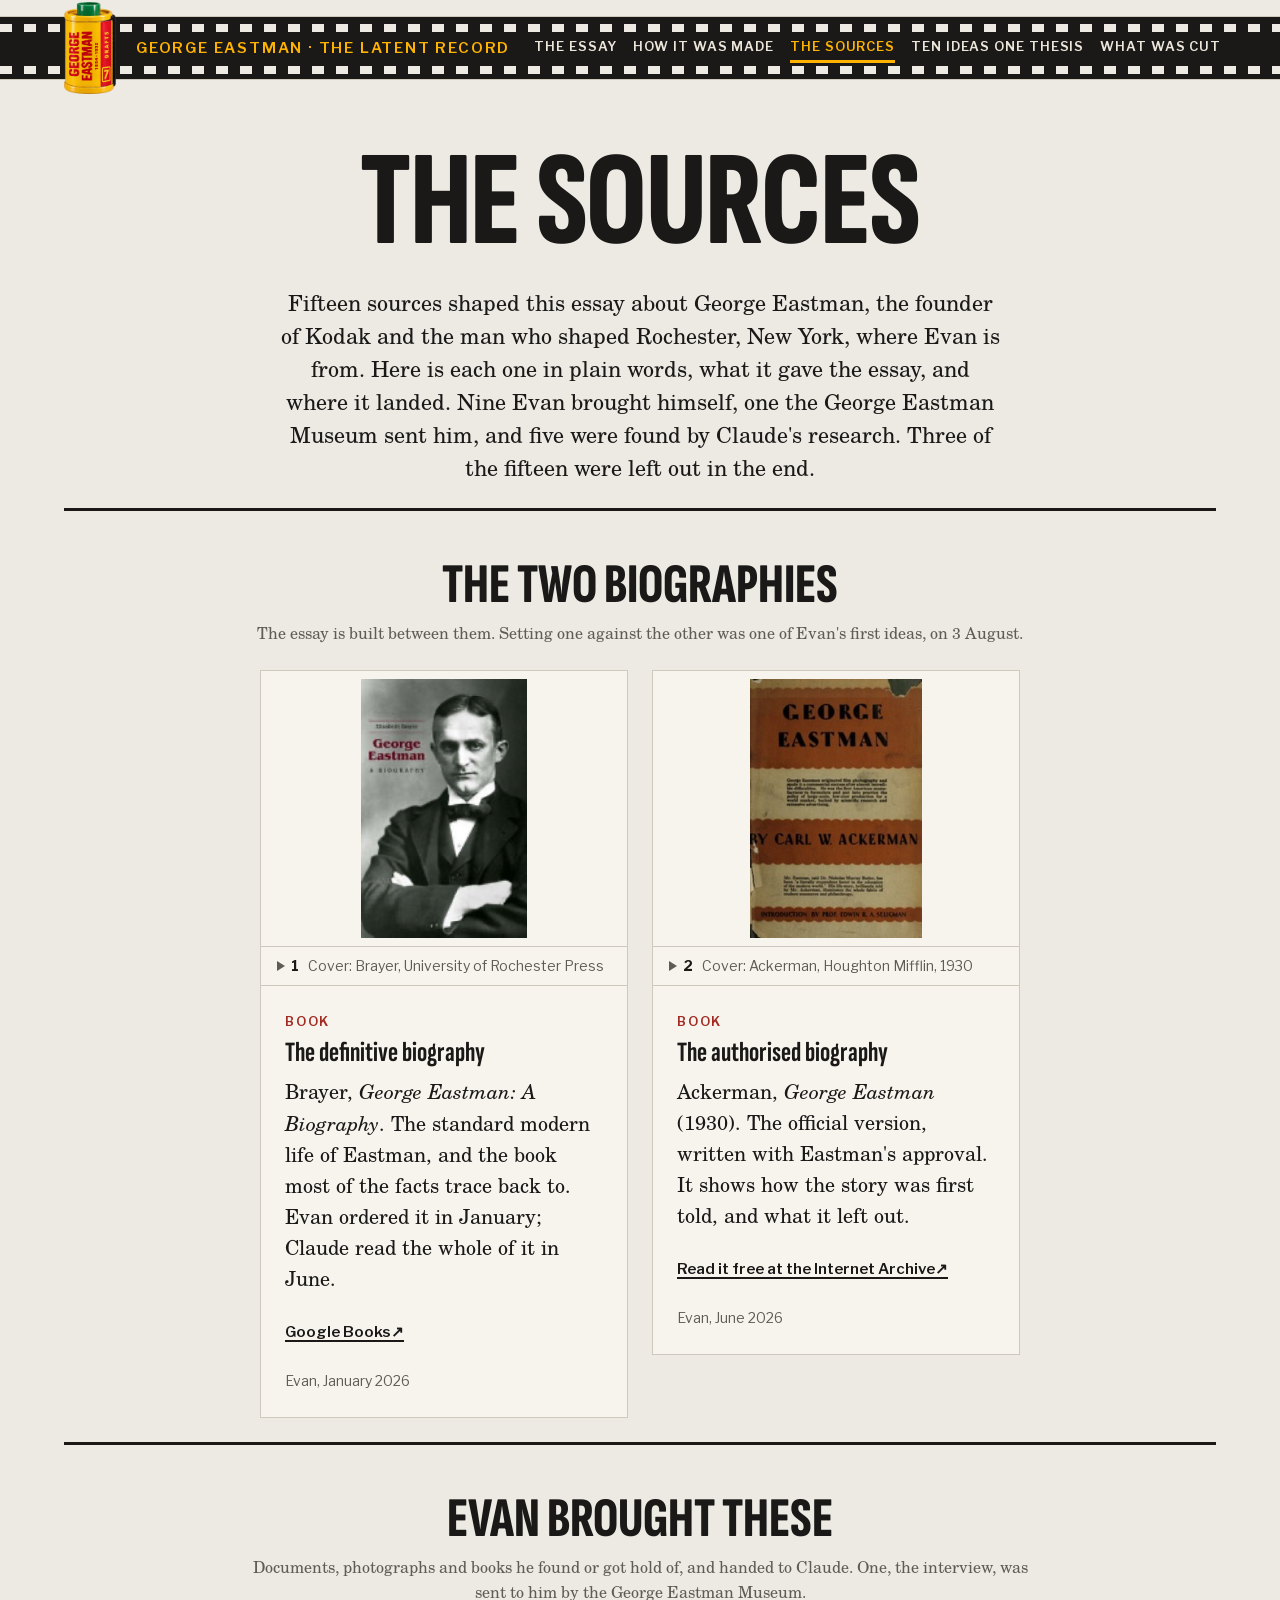
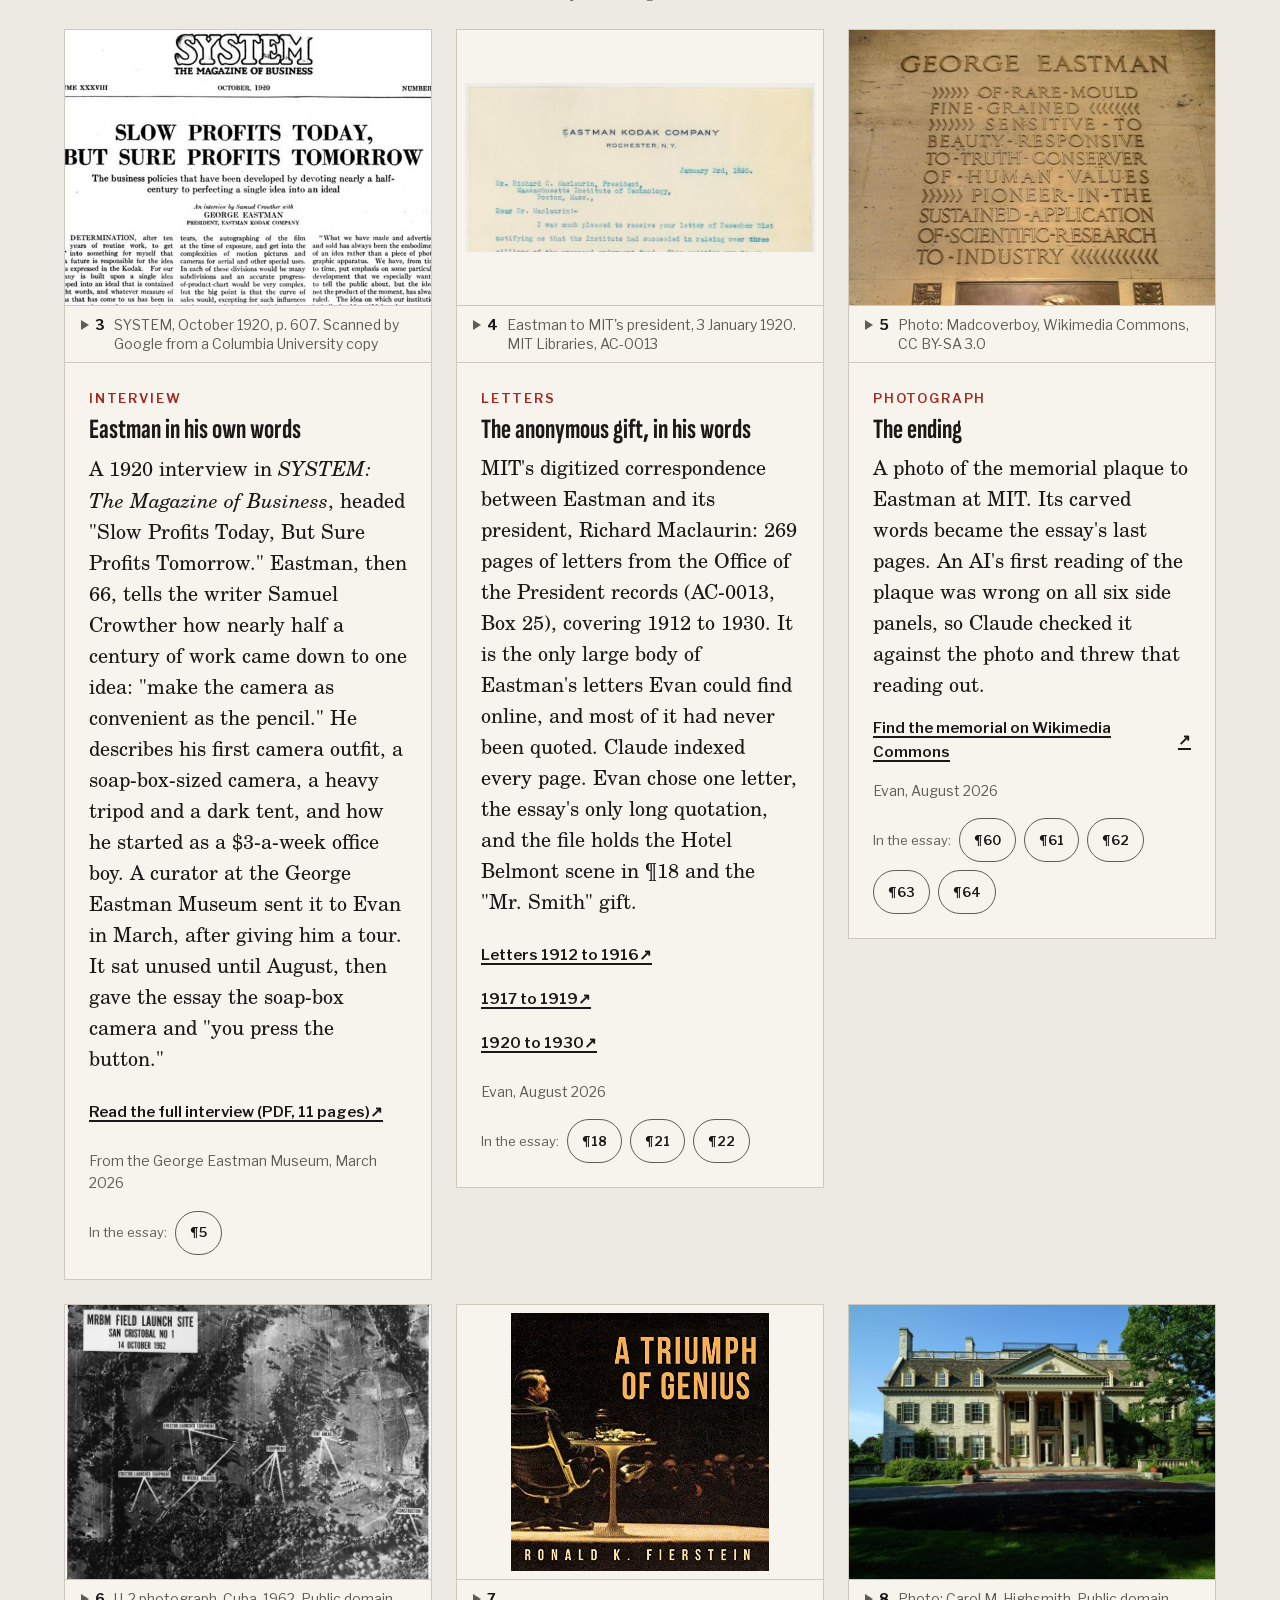
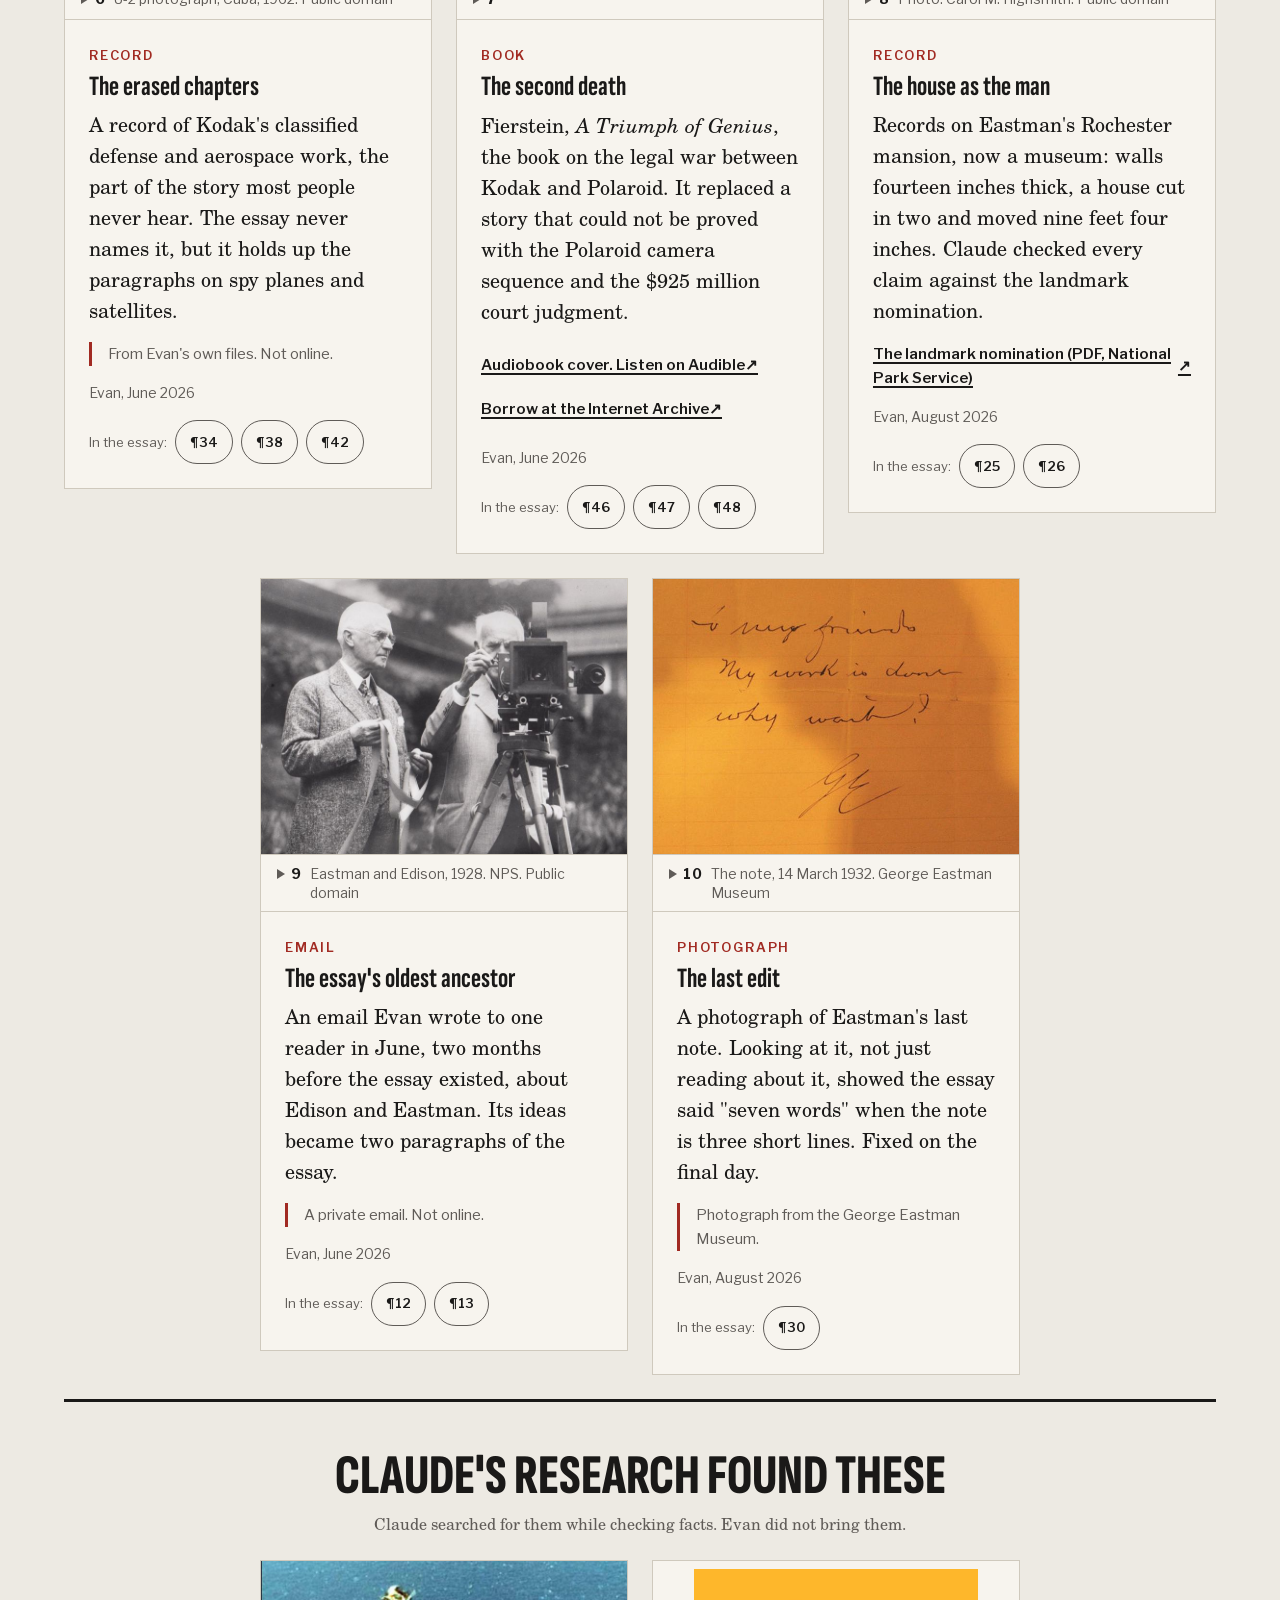
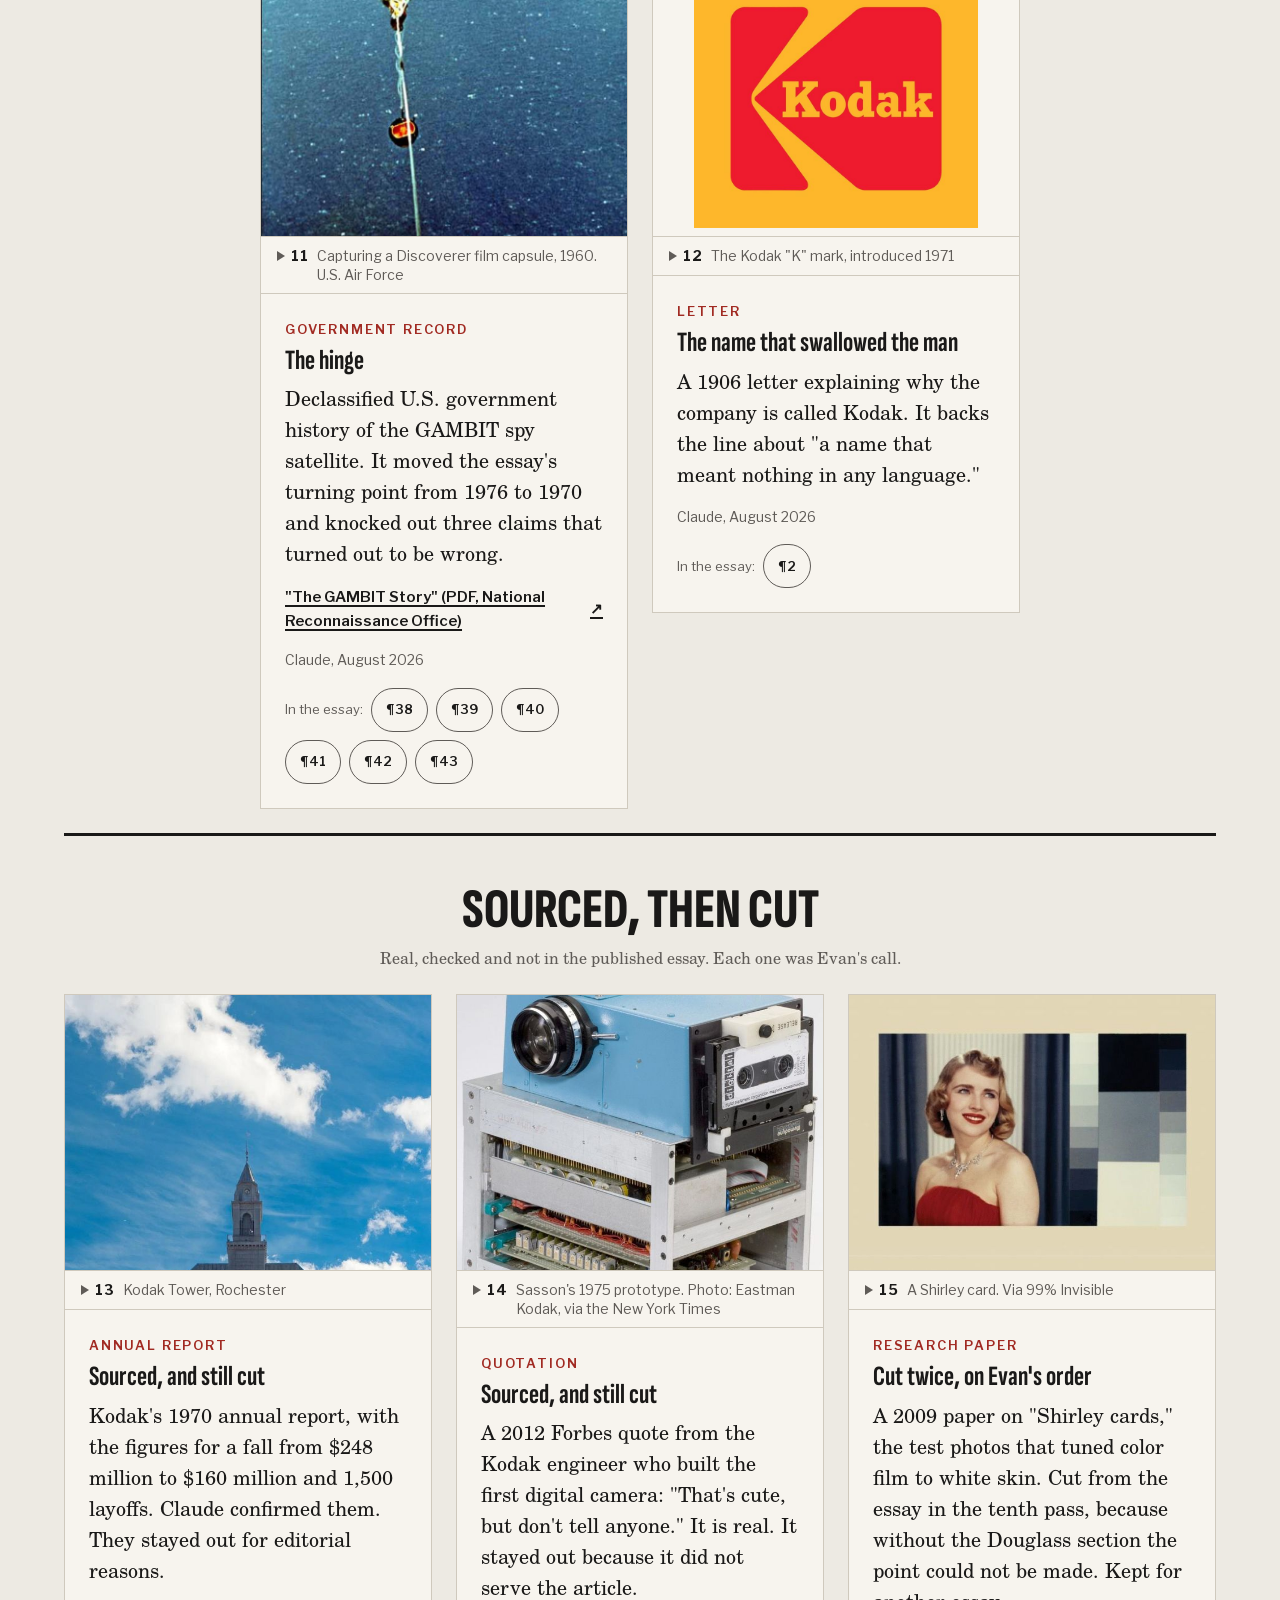
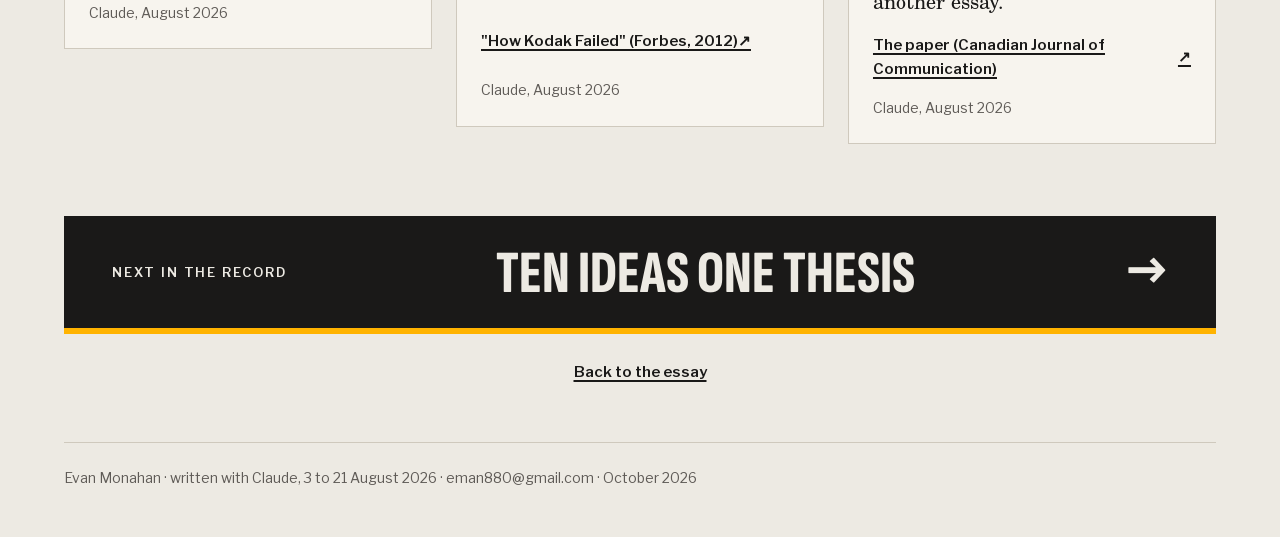
<file: sources/index.html>
<!doctype html><html lang="en" data-reveal="quick"><head><meta charset="utf-8"><meta name="viewport" content="width=device-width,initial-scale=1,viewport-fit=cover"><link rel="preload" as="font" type="font/woff2" crossorigin href="../fonts/sofia-sans-xc-latin.woff2"><link rel="preload" as="font" type="font/woff2" crossorigin href="../fonts/schola-regular.woff2"><link rel="preload" as="image" href="../assets/canister.webp"><meta name="color-scheme" content="dark light"><title>The Latent Record: The sources</title><meta name="robots" content="noindex,nofollow"><meta name="description" content="An essay about George Eastman, written with Claude, shown as it was made: every draft, every note, every cut."><meta property="og:title" content="The Latent Record"><meta property="og:description" content="An essay about George Eastman, written with Claude, shown as it was made: every draft, every note, every cut."><meta property="og:type" content="website"><meta property="og:image" content="https://evmonaha880.github.io/latent-record-preview/og.jpg"><meta property="og:image:width" content="1200"><meta property="og:image:height" content="630"><meta name="twitter:card" content="summary_large_image"><link rel="icon" href="data:image/svg+xml,%3Csvg xmlns=%22http://www.w3.org/2000/svg%22 viewBox=%220 0 32 32%22%3E%3Crect width=%2232%22 height=%2232%22 rx=%226%22 fill=%22%23A12A22%22/%3E%3Cpath d=%22M9 7h5v14h9v4H9z%22 fill=%22%23fff%22/%3E%3C/svg%3E"><style>/* ===== D2 Art Director: contact sheet. TOKENS FIRST ===== */
@font-face{font-family:"Sofia Sans XC";src:url(../fonts/sofia-sans-xc-latin.woff2) format("woff2");font-weight:100 900;font-style:normal;font-display:swap}
@font-face{font-family:Schola;src:url(../fonts/schola-regular.woff2) format("woff2");font-weight:400;font-style:normal;font-display:swap}
@font-face{font-family:Schola;src:url(../fonts/schola-italic.woff2) format("woff2");font-weight:400;font-style:italic;font-display:swap}
@font-face{font-family:Schola;src:url(../fonts/schola-bold.woff2) format("woff2");font-weight:700;font-style:normal;font-display:swap}
@font-face{font-family:"Libre Franklin";src:url(../fonts/libre-franklin-latin.woff2) format("woff2");font-weight:100 900;font-style:normal;font-display:swap}

:root{
  /* landing-page tokens, exact */
  --ink:#1A1918;
  --graphite:#5F5B57;
  --yellow:#FFB300;      /* the one yellow */
  --red:#A12A22;         /* marks only */

  /* theme: dark wall (default, plain and readable) */
  --ground:#0E0D0C;
  --frame:#181614;
  --rebate:#2E2925;
  --paper:#EDE6DA;
  --paper-dim:#A9A196;
  --mark:#D2483C;        /* grease-pencil circle (non-text); lifted from #A12A22 for the dark ground */
  --mark-text:#E0584A;   /* red for small text labels on dark */
  --line:var(--yellow);  /* link underline and current-page mark: yellow on dark (10.8:1) */
  --film:#2E2A27;        /* slim film strip: lifted off the dark ground so the holes read */
  --hole:#0E0D0C;
  --cutbg:#2C1916;       /* tint behind a cut sentence */

  /* type */
  --display:"Sofia Sans XC","Arial Narrow",sans-serif;
  --body:Schola,Charter,Georgia,serif;
  --label:"Libre Franklin","Helvetica Neue",sans-serif;
  --t-label:13px; --t-cap:14px; --t-body:18px; --t-h3:38px; --t-stat:76px; --t-h1:clamp(60px,10.5vw,148px);

  /* space */
  --s1:4px; --s2:8px; --s3:16px; --s4:24px; --s5:48px; --s6:96px;
  --measure:62ch;
  --wrap:1200px;
}
@media (prefers-color-scheme:light){
  :root:not([data-theme="dark"]){
    --ground:#EDEAE3; --frame:#F7F4EE; --rebate:#CFC9BD;
    --paper:var(--ink); --paper-dim:var(--graphite);
    --mark:#A12A22; --mark-text:#A12A22; --film:#1A1918; --line:var(--ink);
    --hole:#EDEAE3;
    --cutbg:#F5E3DE;
  }
}
:root[data-theme="light"]{
  --ground:#EDEAE3; --frame:#F7F4EE; --rebate:#CFC9BD;
  --paper:var(--ink); --paper-dim:var(--graphite);
  --mark:#A12A22; --mark-text:#A12A22; --film:#1A1918; --line:var(--ink); --hole:#EDEAE3; --cutbg:#F5E3DE;
}

/* ===== base ===== */
*{box-sizing:border-box;margin:0;padding:0}
html{-webkit-text-size-adjust:100%}
body{background:var(--ground);color:var(--paper);font-family:var(--body);font-size:var(--t-body);line-height:1.6;overflow-x:hidden}
img{display:block;max-width:100%}
a{color:inherit;text-decoration:underline;text-decoration-color:var(--line);text-decoration-thickness:2px;text-underline-offset:3px}
a:hover,a:focus-visible{text-decoration-thickness:4px}
.wrap{max-width:var(--wrap);margin-inline:auto;padding-inline:var(--s4)}
.lab{font-family:var(--label);font-size:var(--t-label);font-weight:600;letter-spacing:.14em;text-transform:uppercase}

/* ===== film strip = canister + running title + menu ===== */
.strip{--hw:12px;--hh:8px;--hp:24px;--hy:7px;--sh:64px;--pad:max(var(--s4),calc((100% - var(--wrap)) / 2 + var(--s4)));--cw:52px;
  position:relative;height:var(--sh);margin:0;background-color:var(--film);
  background-image:linear-gradient(90deg,var(--hole) var(--hw),transparent var(--hw)),linear-gradient(90deg,var(--hole) var(--hw),transparent var(--hw));
  background-size:var(--hp) var(--hh),var(--hp) var(--hh);
  background-position:0 var(--hy),0 calc(var(--sh) - var(--hy) - var(--hh));background-repeat:repeat-x;
  border-block:1px solid var(--rebate)}
.can{position:absolute;left:var(--pad);top:50%;transform:translateY(-50%);height:96px;width:var(--cw);z-index:2;display:block}
.can img{height:100%;width:100%;object-fit:contain}
.can:focus-visible{outline:3px solid var(--yellow);outline-offset:4px}
.strip-in{position:absolute;left:0;right:0;top:calc(var(--hy) + var(--hh) + 3px);bottom:calc(var(--hy) + var(--hh) + 3px);
  display:flex;align-items:center;gap:var(--s4);padding-left:calc(var(--pad) + var(--cw) + 20px);padding-right:var(--pad);white-space:nowrap}
.strip-t{flex:none;font-family:var(--label);font-size:15px;font-weight:600;letter-spacing:.12em;text-transform:uppercase;color:var(--yellow)}
.strip nav{flex:none;display:flex;gap:16px;margin-left:auto}
.strip nav a{position:relative;flex:none;display:flex;align-items:center;font-family:var(--label);font-size:13px;font-weight:600;letter-spacing:.07em;text-transform:uppercase;color:#EDE6DA;text-decoration:none;padding:3px 0;border-bottom:3px solid transparent}
.strip nav a::after{content:"";position:absolute;inset:-10px -8px}
.strip nav a:hover,.strip nav a:focus-visible{border-bottom-color:#EDE6DA}
.strip nav a[aria-current]{color:var(--yellow);border-bottom-color:var(--yellow)}
.strip .s{display:none}
@media (max-width:1239px){.strip .l{display:none}.strip .s{display:inline}}

/* ===== hero ===== */
.hero{display:grid;grid-template-columns:repeat(12,1fr);gap:var(--s4);padding-block:var(--s5) var(--s4);align-items:start}
.hero-pic{grid-column:1/5}
.hero-text{grid-column:5/13;padding-top:var(--s2)}
h1{font-family:var(--display);font-weight:800;font-size:var(--t-h1);line-height:.88;text-transform:uppercase;letter-spacing:-.01em;margin-bottom:var(--s5)}

/* frames: contact-sheet numbering sits under photographs only */
.frame{background:var(--frame);border:1px solid var(--rebate)}
.frame .ph{position:relative;background:var(--frame);overflow:hidden}
.frame .ph img{width:100%;height:100%;object-fit:cover}
.frame .ph.contain img{object-fit:contain}
.frame .ph.top img{object-position:top}
.frame.hero-frame .ph img{height:auto}
.frame.hero-frame{border-bottom:0}
.rule-y{height:5px;background:var(--yellow)}
.under{display:flex;align-items:baseline;gap:var(--s2);padding:var(--s2) var(--s3);border-top:1px solid var(--rebate);font-family:var(--label);font-size:var(--t-cap);color:var(--paper-dim)}
.under .n{font-weight:700;font-variant-numeric:tabular-nums;color:var(--paper);display:inline-flex;align-items:center;gap:6px;letter-spacing:.06em}
.under .n::before{content:"";border:5px solid transparent;border-left:8px solid var(--paper-dim);border-right:0}
.under .t{font-family:var(--label);font-size:var(--t-cap);line-height:1.35}

/* the pick: one red grease-pencil circle that draws itself once */
.pick{position:relative;padding:52px 64px;margin:0 0 var(--s4) var(--s3);max-width:50rem}
.pick svg{position:absolute;inset:-14px -14px;width:calc(100% + 28px);height:calc(100% + 28px);overflow:visible;pointer-events:none}
.pick path{fill:none;stroke:var(--mark);stroke-width:3.5;stroke-linecap:round}
.pick b{display:block;font-family:var(--label);font-size:var(--t-label);font-weight:600;letter-spacing:.14em;text-transform:uppercase;color:var(--mark-text);margin-bottom:var(--s2)}
.pick p{font-style:italic;font-size:21px;line-height:1.5}
@media (prefers-reduced-motion:no-preference){
  .pick path{stroke-dasharray:1;stroke-dashoffset:1;animation:draw 900ms cubic-bezier(.5,0,.2,1) 500ms forwards}
  @keyframes draw{to{stroke-dashoffset:0}}
}

.hero-text .lede{font-size:24px;line-height:1.45;max-width:36rem;margin-bottom:var(--s3)}
.hero-text .who2{font-size:16px;line-height:1.55;color:var(--paper-dim);max-width:36rem}
.hero-text .who2 b{color:var(--paper)}

/* ===== nine-frame roll ===== */
.sheet{border-top:1px solid var(--rebate);margin-top:var(--s4);padding-block:var(--s4) var(--s5)}
.sheet ol{list-style:none;display:grid;grid-template-columns:repeat(5,1fr);gap:var(--s2)}
.rollf{display:flex;flex-direction:column;height:100%;text-decoration:none}
.frame .ph.rollph{aspect-ratio:16/9;display:grid;place-items:center;padding:6px;background:var(--frame)}
.rd{font-family:var(--display);font-weight:800;font-size:clamp(22px,2.4vw,30px);line-height:.95;text-transform:uppercase;text-align:center}
.rollf .under{flex:1;border-top:1px solid var(--rebate);padding:var(--s2)}
.rollf:hover,.rollf:focus-visible{outline:3px solid var(--line);outline-offset:2px}
.hero-text .tz{font-size:16px;color:var(--paper-dim);margin-top:var(--s2)}
.hero-text .tz a{display:inline-flex;align-items:center;min-height:44px}
.pull{margin:var(--s4) 0;padding:var(--s4) var(--s4) var(--s4) var(--s5);border-left:6px solid var(--mark);max-width:var(--measure)}
.pull blockquote p{font-style:italic;font-size:22px;line-height:1.5;margin:0}

@media (max-width:1100px){.sheet ol{grid-template-columns:repeat(5,1fr)}}
@media (max-width:640px){.sheet ol{grid-template-columns:repeat(2,1fr)}.frame .ph.rollph{aspect-ratio:3/2}}

/* ===== beats ===== */
.beat{display:grid;grid-template-columns:repeat(12,1fr);gap:var(--s4);padding-block:var(--s5);border-top:3px solid var(--paper)}
.beat .when{grid-column:1/4;font-family:var(--display);font-weight:800;font-size:clamp(30px,3.4vw,46px);line-height:.95;text-transform:uppercase}
.beat .bt{grid-column:4/13}
.beat h3{font-family:var(--display);font-weight:700;font-size:var(--t-h3);line-height:1.05;margin-bottom:var(--s3);max-width:30ch}
.beat p{max-width:var(--measure);margin-bottom:var(--s3)}
q{font-style:italic}
.stats{display:flex;flex-wrap:wrap;gap:var(--s3);margin:var(--s4) 0 var(--s3)}
.stat{background:var(--frame);border:1px solid var(--rebate);border-top:4px solid var(--paper);padding:var(--s3) var(--s4) var(--s3);min-width:150px;flex:0 1 190px}
.stat b{display:block;font-family:var(--display);font-weight:800;font-size:var(--t-stat);line-height:.95}
.stat span{display:block;margin-top:var(--s2);font-family:var(--label);font-size:var(--t-label);font-weight:600;letter-spacing:.1em;text-transform:uppercase;color:var(--paper-dim)}

.film{display:grid;grid-template-columns:repeat(auto-fill,minmax(150px,1fr));gap:var(--s2);margin:var(--s4) 0 0;max-width:820px;align-items:stretch}
.film .frame{display:flex;flex-direction:column}
.film .frame .under{flex:1}
.film.one{grid-template-columns:minmax(0,420px)}
.film .ph{aspect-ratio:4/5}
.film.one .ph{aspect-ratio:4/3}
.film.one .ph.nat{aspect-ratio:auto}
.film.one .ph.nat img{height:auto}
.film .ph.top img{object-position:top}

/* ===== lower sections ===== */
.sec{display:grid;grid-template-columns:repeat(12,1fr);gap:var(--s4);padding-block:var(--s5);border-top:3px solid var(--paper)}
.sec h2{grid-column:1/4;font-family:var(--display);font-weight:800;font-size:clamp(34px,4.4vw,56px);line-height:.95;text-transform:uppercase}
.sec .sb{grid-column:4/13}
.sec p{max-width:var(--measure);margin-bottom:var(--s3)}
.gaps{list-style:none;max-width:var(--measure);margin-bottom:var(--s4);display:grid;gap:var(--s2)}
.gaps li{background:var(--frame);border:1px solid var(--rebate);border-left:4px solid var(--mark);padding:var(--s3) var(--s4)}
.gaps b{font-family:var(--display);font-weight:800;font-size:22px;letter-spacing:.01em;text-transform:uppercase;margin-right:.3em}
.sidefoot{margin-top:var(--s4);padding-block:var(--s4) var(--s5);border-top:1px solid var(--rebate);font-family:var(--label);font-size:14px;color:var(--paper-dim)}

/* ===== sources page ===== */
.page-head{padding:var(--s5) 0 var(--s4)}
.page-head h1{margin-bottom:var(--s4)}
.page-head .lede{max-width:46rem;font-size:22px;line-height:1.5}
.shelf{padding-block:var(--s5) var(--s4);border-top:3px solid var(--paper)}
.shelf h2{font-family:var(--display);font-weight:800;font-size:clamp(34px,4.4vw,56px);line-height:.95;text-transform:uppercase;margin-bottom:var(--s2)}
.shelfnote{color:var(--paper-dim);font-size:16px;max-width:50rem;margin-bottom:var(--s4)}
.srcgrid{display:grid;grid-template-columns:repeat(auto-fill,minmax(300px,1fr));gap:var(--s4);align-items:start}
.src .ph{aspect-ratio:4/3}
.src .ph.contain img{padding:var(--s2)}
.src .body{padding:var(--s3) var(--s4) var(--s4);border-top:1px solid var(--rebate)}
.src .kd{font-family:var(--label);font-size:var(--t-label);font-weight:600;letter-spacing:.14em;text-transform:uppercase;color:var(--mark-text)}
.src h3{font-family:var(--display);font-weight:700;font-size:28px;line-height:1.05;margin:var(--s1) 0 var(--s2)}
.src p{font-size:var(--t-body);line-height:1.55;margin-bottom:var(--s3)}
.src .links a{display:inline-flex;align-items:center;min-height:44px}
.src .links{display:flex;flex-direction:column;gap:0;font-family:var(--label);font-size:15px;font-weight:600;margin-bottom:var(--s3)}
.src .links.note{font-weight:400;color:var(--paper-dim);border-left:3px solid var(--mark);padding-left:var(--s3)}
.src .who{font-family:var(--label);font-size:14px;color:var(--paper-dim)}
.chips{display:flex;flex-wrap:wrap;gap:var(--s2);align-items:center;margin-top:var(--s3);font-family:var(--label);font-size:13px;color:var(--paper-dim)}
.chip{display:inline-flex;align-items:center;min-height:44px;min-width:44px;justify-content:center;border:1px solid var(--paper-dim);padding:2px 14px;border-radius:99px;text-decoration:none;color:var(--paper);font-weight:600}
.chip:hover{border-color:var(--yellow);background:var(--ground)}

/* ===== phone ===== */
@media (max-width:899px){
  .hero{grid-template-columns:1fr;padding-top:var(--s5)}
  .hero-pic,.hero-text{grid-column:1}
  .hero-text{order:-1;padding-top:0}
  h1{margin-bottom:var(--s4)}
  .frame.hero-frame .ph{aspect-ratio:4/3}
  .frame.hero-frame .ph img{height:100%;object-position:50% 22%}
  .beat .when,.beat .bt,.sec h2,.sec .sb{grid-column:1/13}
  .beat,.sec{gap:var(--s3)}
  .pick{padding:40px 32px;margin-left:0}
}
@media (max-width:560px){
  .strip{--hw:9px;--hh:6px;--hp:18px;--hy:5px;--sh:108px;--pad:16px;--cw:42px}
  .can{height:84px}
  .strip-in{display:grid;grid-template-rows:28px 44px;align-content:center;gap:0;padding-left:calc(var(--pad) + var(--cw) + 12px);padding-right:12px;top:calc(var(--hy) + var(--hh) + 2px);bottom:calc(var(--hy) + var(--hh) + 2px)}
  .strip-t{font-size:13px;letter-spacing:.03em;line-height:28px}
  .strip nav{margin-left:0;gap:0;justify-content:space-between;align-items:stretch}
  .strip nav a{min-height:44px;padding:0 4px;border-bottom-width:3px}
  .strip nav a::after{inset:0 -4px}
  .strip .l{display:none}.strip .s{display:inline}
}
@media (max-width:480px){
  :root{--t-stat:60px}
  .wrap{padding-inline:var(--s3)}
  .pick{padding:36px 28px}
  .pick p{font-size:19px}
  .hero-text .lede{font-size:21px}
  .stat{flex:1 1 40%;min-width:130px}
  .film{grid-template-columns:repeat(2,1fr)}
  .srcgrid{grid-template-columns:1fr}
}

/* ===== sticky strip: hides on scroll down ===== */
html{scroll-padding-top:130px}
.stripbar{position:sticky;top:0;z-index:50;background:var(--ground);padding:16px 0 16px;transition:transform 180ms ease;will-change:transform}
.stripbar.is-hidden{transform:translateY(-100%)}
@media (prefers-reduced-motion:reduce){.stripbar{transition:none}}
@media (max-width:560px){.stripbar{padding:8px 0 8px}}

/* ===== door: next in the record ===== */
.next{padding-block:var(--s5) var(--s4);display:grid;gap:var(--s3)}
.door{display:flex;align-items:center;justify-content:space-between;gap:var(--s4);min-height:112px;padding:var(--s4) var(--s5);background:var(--paper);color:var(--ground);text-decoration:none;border-bottom:6px solid var(--yellow)}
.door:hover,.door:focus-visible{outline:3px solid var(--yellow);outline-offset:3px}
.door .dl{display:block;font-family:var(--label);font-size:var(--t-label);font-weight:600;letter-spacing:.14em;text-transform:uppercase}
.door .dn{display:block;font-family:var(--display);font-weight:800;font-size:clamp(32px,5.2vw,60px);line-height:1;text-transform:uppercase}
.door .da{font-family:var(--display);font-weight:800;font-size:56px;line-height:1}
.door .dl+.dn{margin-top:var(--s1)}
.backs{display:flex;flex-wrap:wrap;gap:var(--s2) var(--s5)}
.back{display:inline-flex;align-items:center;min-height:44px;font-family:var(--label);font-size:15px;font-weight:600}

/* ===== shared helpers ===== */
.ab{padding-top:var(--s3);color:var(--paper-dim);display:flex;gap:var(--s2);align-items:center}
.ab a{display:inline-flex;align-items:center;justify-content:center;min-height:44px;min-width:44px;color:var(--paper)}
.ab a[aria-current]{border-bottom:3px solid var(--line)}
.cuthead h1{margin-bottom:var(--s3)}
h2.h2,.passages h2,.lists h2,.sec2 h2{font-family:var(--display);font-weight:800;font-size:clamp(34px,4.4vw,56px);line-height:.95;text-transform:uppercase;margin-bottom:var(--s2)}

/* print tones: fixed light-table prints, legible in both themes */
.t0{background:#F2ECE0;color:#1A1918}.t1{background:#D3C9B6;color:#1A1918}.t2{background:#9C917E;color:#1A1918}.t3{background:#26221F;color:#EDE6DA}
.frame .ph.t0{background:#F2ECE0;color:#1A1918}.frame .ph.t1{background:#D3C9B6;color:#1A1918}.frame .ph.t2{background:#9C917E;color:#1A1918}.frame .ph.t3{background:#26221F;color:#EDE6DA}

/* ===== cut A: grid hero ===== */
.gridwrap{padding-block:var(--s4) var(--s5)}
.heatgrid{display:grid;grid-template-columns:repeat(11,1fr);gap:6px;max-width:1040px;margin-block:var(--s4) var(--s3)}
.sq{aspect-ratio:1;min-width:44px;min-height:44px;display:flex;flex-direction:column;align-items:center;justify-content:center;border:1px solid var(--paper-dim);text-decoration:none;font-family:var(--label);line-height:1.15}
.sq b{font-size:15px;font-weight:600}
.sq i{font-style:normal;font-size:var(--t-label);font-weight:600}
a.sq:hover,a.sq:focus-visible{outline:3px solid var(--line);outline-offset:2px}
.heatcap{color:var(--paper-dim);font-size:16px;max-width:46rem}
.fates{padding-block:var(--s4) var(--s5);border-top:1px solid var(--rebate)}
.fwrap{position:relative;padding:40px 0 84px}
.fbar{display:flex;height:64px;border:1px solid var(--paper-dim)}
.fbar span{display:block;height:100%}
.fc{background:#26221F}.ff{background:#9C917E}.fk{background:#F2ECE0}
.fwrap .l1,.fwrap .l2,.fwrap .l3{position:absolute;font-family:var(--label);font-weight:600;font-size:16px;letter-spacing:.04em;text-transform:uppercase;line-height:1.3}
.fwrap .l1{top:0;left:0}
.fwrap .l3{top:0;right:0;text-align:right}
.fwrap .l2{top:104px;left:35.19%;border-left:2px solid var(--paper);padding:6px 0 0 10px;max-width:62%}
.clause{font-size:var(--t-body);margin-top:var(--s2)}
.passages{padding-block:var(--s5) var(--s4);border-top:3px solid var(--paper)}
.srcgrid.slips{grid-template-columns:repeat(auto-fill,minmax(300px,1fr));gap:var(--s4);align-items:start}
.frame .ph.slipph{aspect-ratio:auto;background:#F2ECE0;color:#1A1918;padding:var(--s4)}
.slipph .ptxt{font-size:var(--t-body);line-height:1.55;margin:0 0 var(--s3);color:#1A1918}
.slipph .ptxt.none{color:#5F5B57}
.slipph .note{border-left-color:#A12A22;margin-block:var(--s3) 0}
.slipph .nl{color:#5F5B57}
.slipph .nt{color:#1A1918}
details>summary{cursor:pointer;min-height:44px;display:flex;align-items:center;font-family:var(--label);font-size:15px;font-weight:600;list-style-position:inside}
details>summary:focus-visible{outline:3px solid var(--line);outline-offset:2px}
.src .body details p.ptxt,.ptxt{font-size:var(--t-body);margin-block:var(--s3)}
.ptxt.none{color:var(--paper-dim);font-style:italic}
.note{border-left:3px solid var(--mark);padding-left:var(--s3);margin-block:var(--s3)}
.nl{font-family:var(--label);font-size:var(--t-label);font-weight:600;letter-spacing:.1em;text-transform:uppercase;color:var(--paper-dim)}
.nl span{letter-spacing:.04em;margin-left:var(--s2);text-transform:none}
.nt{font-size:var(--t-body);line-height:1.5}
.lists{padding-block:var(--s5) var(--s4);border-top:3px solid var(--paper)}
.secname{font-family:var(--display);font-weight:800;font-size:30px;text-transform:uppercase;margin:var(--s5) 0 var(--s2)}
.cutpara{border-top:1px solid var(--rebate)}
.cutpara:target{outline:3px solid var(--mark);outline-offset:4px}
.cutpara summary{font-size:20px}
.src,.cutpara,.secname,.passages,.lists,#by-paragraph,#sources{scroll-margin-top:130px}
.linkbtn{background:none;border:0;padding:0 var(--s2);min-height:44px;font-family:var(--label);font-size:15px;font-weight:600;color:var(--paper);text-decoration:underline;text-decoration-color:var(--line);text-decoration-thickness:2px;text-underline-offset:3px;cursor:pointer}
.linkbtn:focus-visible{outline:3px solid var(--line);outline-offset:2px}
.ctl{margin:var(--s2) 0 var(--s3)}
.cutpara>details[open]{padding-bottom:var(--s3)}
.cutlist{list-style:none;display:grid;gap:var(--s3);margin-top:var(--s2);max-width:56rem}
.cutlist li{background:var(--frame);border:1px solid var(--rebate);padding:var(--s3) var(--s4)}
.cutlist li.cut{background:var(--cutbg);border-left:8px solid var(--mark)}
.cutlist li.fold{border-left:8px dotted var(--paper-dim)}
.cutlist li.fold .t{font-style:italic}
.cutlist .t{display:block;font-size:var(--t-body)}
.cutlist .b{display:block;margin-top:var(--s2);font-family:var(--label);font-size:var(--t-cap);color:var(--paper-dim);line-height:1.45}
.cutlist .b a{display:inline-flex;align-items:center;min-height:44px}
.cutpara p.b a{display:inline-flex;align-items:center;min-height:44px;font-family:var(--label);font-size:15px}
.cutlist s{text-decoration-color:var(--mark);text-decoration-thickness:2px}
.sec2{padding-block:var(--s5) var(--s4);border-top:3px solid var(--paper)}
.method{max-width:var(--measure);color:var(--paper-dim);font-size:16px;padding-block:var(--s4) 0}

/* ===== cut B: 66 frames ===== */
.srcgrid.dense{grid-template-columns:repeat(auto-fill,minmax(170px,1fr))}
.numph{aspect-ratio:4/3;display:grid;place-items:center}
.pn{font-family:var(--display);font-weight:800;font-size:76px;line-height:1}
.pn.pg{font-size:60px}
.para:has(details[open]){grid-column:1/-1}
.para .body{padding:0 var(--s3) var(--s3)}

/* ===== thesis ===== */
.giant-wrap{padding-block:var(--s4) var(--s5)}
.giant{padding:var(--s5) var(--s5)}
.gi .lab{color:var(--mark-text);margin-bottom:var(--s3)}
.giant .pre,.giant .post{font-size:22px;max-width:44rem}
.gq{position:relative;padding:64px 72px;margin:var(--s4) 0}
.gq{font-family:var(--display);font-weight:800;font-size:clamp(38px,7vw,96px);line-height:.95;text-transform:uppercase}
.gq q{font-style:normal}
.gq svg{position:absolute;inset:0;width:100%;height:100%;overflow:visible;pointer-events:none}
.gq path{fill:none;stroke:var(--mark);stroke-width:4;stroke-linecap:round}
@media (prefers-reduced-motion:no-preference){
  .gq path{stroke-dasharray:1;stroke-dashoffset:1;animation:draw 900ms cubic-bezier(.5,0,.2,1) 500ms forwards}
}
blockquote.thesis{margin-top:var(--s3);border-left:5px solid var(--yellow);padding:var(--s2) 0 var(--s2) var(--s4);max-width:46rem}
blockquote.thesis p{font-style:italic;font-size:26px;line-height:1.4}
.frame .ph.tph{aspect-ratio:auto;min-height:170px;padding:var(--s4);display:flex;flex-direction:column;gap:var(--s3);background:var(--frame)}
.tph h3{font-family:var(--display);font-weight:700;font-size:34px;line-height:1.02}
.tph .idea{font-style:italic;font-size:var(--t-body);line-height:1.45}
.under .t b{display:block;font-size:var(--t-label);letter-spacing:.1em;text-transform:uppercase;color:var(--paper)}
@media (max-width:899px){
  .giant{padding:var(--s4) var(--s3)}
  .gq{padding:44px 28px}
  .heatgrid{grid-template-columns:repeat(6,1fr)}
  .door{padding:var(--s4) var(--s4);min-height:96px}
  .door .da{font-size:40px}
}

/* ===== phone: rolls swipe sideways inside their own box ===== */
@media (max-width:700px){
  .sheet ol,.film:not(.one),.srcgrid.slips{display:flex;gap:8px;overflow-x:auto;overflow-y:hidden;scroll-snap-type:x proximity;scrollbar-width:none;-webkit-overflow-scrolling:touch;padding-bottom:4px;max-width:100%}
  .sheet ol::-webkit-scrollbar,.film:not(.one)::-webkit-scrollbar,.srcgrid.slips::-webkit-scrollbar{display:none}
  .sheet li{flex:0 0 140px;scroll-snap-align:start}
  .film:not(.one) .frame{flex:0 0 150px;scroll-snap-align:start}
  .srcgrid.slips .slip{flex:0 0 84%;scroll-snap-align:start}
  .srcgrid.slips{align-items:stretch;gap:var(--s3)}
  .frame .ph.rollph{aspect-ratio:3/2}
}

/* ===== desktop balance (900px and up) ===== */
@media (min-width:900px){
  :root{--t-body:19px}
  /* head: centred */
  .hero{grid-template-columns:1fr 1fr;grid-template-areas:"h h" "lede lede" "who who" "tz tz" "photo pick";column-gap:var(--s5);row-gap:var(--s3);align-items:center;text-align:center;padding-top:var(--s5)}
  .hero-text{display:contents}
  .hero h1{grid-area:h;margin:0 0 var(--s3)}
  .hero-text .lede{grid-area:lede;max-width:720px;margin:0 auto}
  .hero-text .who2{grid-area:who;max-width:720px;margin:0 auto}
  .hero-text .tzs{grid-area:tz;margin-bottom:var(--s4)}
  .hero-pic{grid-area:photo;justify-self:end;width:min(100%,380px)}
  .hero .pick{grid-area:pick;justify-self:start;text-align:left;margin:0}
  .page-head{text-align:center}
  .page-head .lede{margin-inline:auto;max-width:720px}
  /* beats: date | text | aside */
  .beat,.sec{grid-template-columns:180px minmax(0,720px);justify-content:center}
  .beat .when,.sec h2{grid-column:1}
  .beat .bt,.sec .sb{grid-column:2}
  /* headings centred on frame pages */
  .shelf h2,.shelfnote,.passages h2,.passages .shelfnote,.lists h2,.lists .shelfnote,.sec2 h2,.gridwrap h2,.gridwrap .heatcap{text-align:center;margin-inline:auto}
  .heatgrid{margin-inline:auto}
  .lists>*{max-width:860px;margin-inline:auto}
  .lists>h2,.lists>.shelfnote{max-width:none}
  .ctl{text-align:center}
  .sec2{text-align:center}.sec2 .cutlist{text-align:left;margin-inline:auto}
  .method{margin-inline:auto;text-align:center}
  .backs{justify-content:center}
  .gi{text-align:center}
  .giant .pre,.giant .post{margin-inline:auto}
  blockquote.thesis{margin-inline:auto;text-align:left}
  /* frame grids: three across, last row centred */
  .srcgrid:not(.dense){display:flex;flex-wrap:wrap;justify-content:center;align-items:flex-start;gap:var(--s4)}
  .srcgrid:not(.dense)>*{flex:0 0 calc((100% - 2 * var(--s4)) / 3)}
}
@media (min-width:1280px){:root{--t-body:20px}}

/* ===== letter excerpt frame ===== */
.letter{margin:var(--s4) 0;max-width:var(--measure);border-left:6px solid var(--mark)}
.frame .ph.letterph{aspect-ratio:auto;background:#F2ECE0;color:#1A1918;padding:var(--s4) var(--s4) var(--s3)}
.letterph .nl{color:#5F5B57;margin-bottom:var(--s3)}
.letterph p{max-width:none;font-size:var(--t-body);line-height:1.6;margin:0 0 var(--s3);color:#1A1918}
.letterph p.nl{font-size:var(--t-label)}
.letterph em{font-style:italic}

/* ===== picture links ===== */
.picl{display:block;color:inherit;text-decoration:none}
.picl:hover img,.picl:focus-visible img{opacity:.92}
.picl:focus-visible{outline:3px solid var(--line);outline-offset:-3px}
.beat .film{max-width:100%}
.beat .film.one{grid-template-columns:minmax(0,420px)}
@media (min-width:900px){.beat .stats{flex-wrap:nowrap}.beat .stat{flex:1 1 0;min-width:0;padding:var(--s3)}.beat .stat b{font-size:64px}}
.ph .picl{width:100%;height:100%}
.ph .picl img{width:100%;height:100%}
.ph.nat .picl,.ph.nat .picl img{height:auto}

/* strip title is a link to the landing page */
a.strip-t,a.lr-t{text-decoration:none;color:var(--yellow);display:inline-flex;align-items:center;min-height:28px}
a.strip-t:hover,a.lr-t:hover,a.strip-t:focus-visible,a.lr-t:focus-visible{text-decoration:underline;text-underline-offset:4px;text-decoration-thickness:2px}
a.strip-t:focus-visible,a.lr-t:focus-visible{outline:3px solid var(--yellow);outline-offset:3px}
</style></head><body><!-- NEW COPY -->
<div class="stripbar"><header class="strip"><a class="can" href="../"><img src="../assets/canister.webp" width="509" height="900" alt="The Latent Record, home"></a><div class="strip-in"><a class="strip-t" href="../">GEORGE EASTMAN &middot; THE LATENT RECORD</a><nav aria-label="Pages of this site"><a href="../essay/"><span class="l">The essay</span><span class="s">Essay</span></a><a href="../how/"><span class="l">How it was made</span><span class="s">How</span></a><a href="../sources/" aria-current="page"><span class="l">The sources</span><span class="s">Sources</span></a><a href="../thesis/"><span class="l">Ten ideas one thesis</span><span class="s">Ideas</span></a><a href="../cut/"><span class="l">What was cut</span><span class="s">Cut</span></a></nav></div></header></div>
<!-- /NEW COPY --><main><div class="wrap"><header class="page-head"><h1>The sources</h1><p class="lede">Fifteen sources shaped this essay about George Eastman, the founder of Kodak and the man who shaped Rochester, New York, where Evan is from. Here is each one in plain words, what it gave the essay, and where it landed. Nine Evan brought himself, one the George Eastman Museum sent him, and five were found by Claude's research. Three of the fifteen were left out in the end.</p></header><section class="shelf"><h2>The two biographies</h2><p class="shelfnote">The essay is built between them. Setting one against the other was one of Evan's first ideas, on 3 August.</p><div class="srcgrid"><article class="src frame" id="src-brayer"><div class="ph contain"><img src="../img/brayer.jpg" alt="Book cover: Brayer, George Eastman: A Biography, University of Rochester Press." width="450" height="700"></div><div class="under"><span class="n">1</span><span class="t">Cover: Brayer, University of Rochester Press</span></div><div class="body"><span class="kd">Book</span><h3>The definitive biography</h3><p>Brayer, <em>George Eastman: A Biography</em>. The standard modern life of Eastman, and the book most of the facts trace back to. Evan ordered it in January; Claude read the whole of it in June.</p><div class="links"><a class="ext" href="https://books.google.com/books/about/George_Eastman.html?id=HJdn-qdFlCUC" target="_blank" rel="noopener">Google Books <span aria-hidden="true">↗</span></a></div><div class="who">Evan, January 2026</div></div></article><article class="src frame" id="src-ackerman"><div class="ph contain"><img src="../img/ackerman.jpg" alt="Book cover: Ackerman, George Eastman, Houghton Mifflin, 1930." width="468" height="700" loading="lazy"></div><div class="under"><span class="n">2</span><span class="t">Cover: Ackerman, Houghton Mifflin, 1930</span></div><div class="body"><span class="kd">Book</span><h3>The authorised biography</h3><p>Ackerman, <em>George Eastman</em> (1930). The official version, written with Eastman's approval. It shows how the story was first told, and what it left out.</p><div class="links"><a class="ext" href="https://archive.org/details/georgeeastman00acke_0" target="_blank" rel="noopener">Read it free at the Internet Archive <span aria-hidden="true">↗</span></a></div><div class="who">Evan, June 2026</div></div></article></div></section><section class="shelf"><h2>Evan brought these</h2><p class="shelfnote">Documents, photographs and books he found or got hold of, and handed to Claude. One, the interview, was sent to him by the George Eastman Museum.</p><div class="srcgrid"><article class="src frame" id="src-sysmag"><div class="ph nat"><img src="../img/sysmag.jpg" alt="A page of SYSTEM, the Magazine of Business, October 1920, p. 607, with the Eastman interview headed &quot;Slow Profits Today, But Sure Profits Tomorrow.&quot;" width="760" height="475" loading="lazy"></div><div class="under"><span class="n">3</span><span class="t">SYSTEM, October 1920, p. 607. Scanned by Google from a Columbia University copy</span></div><div class="body"><span class="kd">Interview</span><h3>Eastman in his own words</h3><p>A 1920 interview in <em>SYSTEM: The Magazine of Business</em>, headed "Slow Profits Today, But Sure Profits Tomorrow." Eastman, then 66, tells the writer Samuel Crowther how nearly half a century of work came down to one idea: "make the camera as convenient as the pencil." He describes his first camera outfit, a soap-box-sized camera, a heavy tripod and a dark tent, and how he started as a $3-a-week office boy. A curator at the George Eastman Museum sent it to Evan in March, after giving him a tour. It sat unused until August, then gave the essay the soap-box camera and "you press the button."</p><div class="links"><a class="ext" href="files/system-1920-eastman-interview.pdf" target="_blank" rel="noopener">Read the full interview (PDF, 11 pages) <span aria-hidden="true">↗</span></a></div><div class="who">From the George Eastman Museum, March 2026</div><div class="chips"><span>In the essay:</span><a class="chip" href="../essay/#p5">¶5</a></div></div></article><article class="src frame" id="src-mitletter"><div class="ph contain"><img src="../img/mitletter.jpg" alt="A letter from Eastman to the president of MIT, dated 3 January 1920, from the MIT Libraries correspondence file AC-0013." width="760" height="367" loading="lazy"></div><div class="under"><span class="n">4</span><span class="t">Eastman to MIT's president, 3 January 1920. MIT Libraries, AC-0013</span></div><div class="body"><span class="kd">Letters</span><h3>The anonymous gift, in his words</h3><p>MIT's digitized correspondence between Eastman and its president, Richard Maclaurin: 269 pages of letters from the Office of the President records (AC-0013, Box 25), covering 1912 to 1930. It is the only large body of Eastman's letters Evan could find online, and most of it had never been quoted. Claude indexed every page. Evan chose one letter, the essay's only long quotation, and the file holds the Hotel Belmont scene in ¶18 and the "Mr. Smith" gift.</p><div class="links"><a class="ext" href="https://hdl.handle.net/1721.3/200204" target="_blank" rel="noopener">Letters 1912 to 1916 <span aria-hidden="true">↗</span></a><a class="ext" href="https://hdl.handle.net/1721.3/200205" target="_blank" rel="noopener">1917 to 1919 <span aria-hidden="true">↗</span></a><a class="ext" href="https://hdl.handle.net/1721.3/200206" target="_blank" rel="noopener">1920 to 1930 <span aria-hidden="true">↗</span></a></div><div class="who">Evan, August 2026</div><div class="chips"><span>In the essay:</span><a class="chip" href="../essay/#p18">¶18</a><a class="chip" href="../essay/#p21">¶21</a><a class="chip" href="../essay/#p22">¶22</a></div></div></article><article class="src frame" id="src-e19"><div class="ph top"><img src="../img/e19.jpg" alt="The memorial plaque to George Eastman at MIT, with carved lettering on stone." width="505" height="760" loading="lazy"></div><div class="under"><span class="n">5</span><span class="t">Photo: Madcoverboy, Wikimedia Commons, CC BY-SA 3.0</span></div><div class="body"><span class="kd">Photograph</span><h3>The ending</h3><p>A photo of the memorial plaque to Eastman at MIT. Its carved words became the essay's last pages. An AI's first reading of the plaque was wrong on all six side panels, so Claude checked it against the photo and threw that reading out.</p><div class="links"><a class="ext" href="https://commons.wikimedia.org/w/index.php?search=George+Eastman+memorial+MIT" target="_blank" rel="noopener">Find the memorial on Wikimedia Commons <span aria-hidden="true">↗</span></a></div><div class="who">Evan, August 2026</div><div class="chips"><span>In the essay:</span><a class="chip" href="../essay/#p60">¶60</a><a class="chip" href="../essay/#p61">¶61</a><a class="chip" href="../essay/#p62">¶62</a><a class="chip" href="../essay/#p63">¶63</a><a class="chip" href="../essay/#p64">¶64</a></div></div></article><article class="src frame" id="src-e11"><div class="ph "><img src="../img/e11.jpg" alt="A U-2 reconnaissance photograph of Cuba, 1962." width="760" height="641" loading="lazy"></div><div class="under"><span class="n">6</span><span class="t">U-2 photograph, Cuba, 1962. Public domain</span></div><div class="body"><span class="kd">Record</span><h3>The erased chapters</h3><p>A record of Kodak's classified defense and aerospace work, the part of the story most people never hear. The essay never names it, but it holds up the paragraphs on spy planes and satellites.</p><div class="links note">From Evan's own files. Not online.</div><div class="who">Evan, June 2026</div><div class="chips"><span>In the essay:</span><a class="chip" href="../essay/#p34">¶34</a><a class="chip" href="../essay/#p38">¶38</a><a class="chip" href="../essay/#p42">¶42</a></div></div></article><article class="src frame" id="src-fierstein"><div class="ph contain"><img src="../img/fierstein.jpg" alt="Book cover: Fierstein, A Triumph of Genius, the book about the legal war between Kodak and Polaroid." width="500" height="500" loading="lazy"></div><div class="under"><span class="n">7</span><span class="t"></span></div><div class="body"><span class="kd">Book</span><h3>The second death</h3><p>Fierstein, <em>A Triumph of Genius</em>, the book on the legal war between Kodak and Polaroid. It replaced a story that could not be proved with the Polaroid camera sequence and the $925 million court judgment.</p><div class="links"><a class="ext" href="https://www.audible.com/pd/A-Triumph-of-Genius-Audiobook/B00TA7KIVA" target="_blank" rel="noopener">Audiobook cover. Listen on Audible <span aria-hidden="true">↗</span></a><a class="ext" href="https://archive.org/details/triumphofgeniuse0000fier" target="_blank" rel="noopener">Borrow at the Internet Archive <span aria-hidden="true">↗</span></a></div><div class="who">Evan, June 2026</div><div class="chips"><span>In the essay:</span><a class="chip" href="../essay/#p46">¶46</a><a class="chip" href="../essay/#p47">¶47</a><a class="chip" href="../essay/#p48">¶48</a></div></div></article><article class="src frame" id="src-e09"><div class="ph "><img src="../img/e09.jpg" alt="The George Eastman house in Rochester, now a museum, photographed by Carol M. Highsmith." width="760" height="570" loading="lazy"></div><div class="under"><span class="n">8</span><span class="t">Photo: Carol M. Highsmith. Public domain</span></div><div class="body"><span class="kd">Record</span><h3>The house as the man</h3><p>Records on Eastman's Rochester mansion, now a museum: walls fourteen inches thick, a house cut in two and moved nine feet four inches. Claude checked every claim against the landmark nomination.</p><div class="links"><a class="ext" href="https://npgallery.nps.gov/GetAsset/5d30fbc9-7707-488b-a3d7-039f2e9ed872" target="_blank" rel="noopener">The landmark nomination (PDF, National Park Service) <span aria-hidden="true">↗</span></a></div><div class="who">Evan, August 2026</div><div class="chips"><span>In the essay:</span><a class="chip" href="../essay/#p25">¶25</a><a class="chip" href="../essay/#p26">¶26</a></div></div></article><article class="src frame" id="src-e08"><div class="ph "><img src="../img/e08.jpg" alt="George Eastman and Thomas Edison together in 1928, from the National Park Service." width="760" height="626" loading="lazy"></div><div class="under"><span class="n">9</span><span class="t">Eastman and Edison, 1928. NPS. Public domain</span></div><div class="body"><span class="kd">Email</span><h3>The essay's oldest ancestor</h3><p>An email Evan wrote to one reader in June, two months before the essay existed, about Edison and Eastman. Its ideas became two paragraphs of the essay.</p><div class="links note">A private email. Not online.</div><div class="who">Evan, June 2026</div><div class="chips"><span>In the essay:</span><a class="chip" href="../essay/#p12">¶12</a><a class="chip" href="../essay/#p13">¶13</a></div></div></article><article class="src frame" id="src-e10"><div class="ph nat"><img src="../img/e10.jpg" alt="Eastman's last note, written 14 March 1932, three short lines, from the George Eastman Museum." width="760" height="529" loading="lazy"></div><div class="under"><span class="n">10</span><span class="t">The note, 14 March 1932. George Eastman Museum</span></div><div class="body"><span class="kd">Photograph</span><h3>The last edit</h3><p>A photograph of Eastman's last note. Looking at it, not just reading about it, showed the essay said "seven words" when the note is three short lines. Fixed on the final day.</p><div class="links note">Photograph from the George Eastman Museum.</div><div class="who">Evan, August 2026</div><div class="chips"><span>In the essay:</span><a class="chip" href="../essay/#p30">¶30</a></div></div></article></div></section><section class="shelf"><h2>Claude's research found these</h2><p class="shelfnote">Claude searched for them while checking facts. Evan did not bring them.</p><div class="srcgrid"><article class="src frame" id="src-e12"><div class="ph "><img src="../img/e12.jpg" alt="A Discoverer film capsule being captured in midair, 1960, a U.S. Air Force photograph." width="760" height="613" loading="lazy"></div><div class="under"><span class="n">11</span><span class="t">Capturing a Discoverer film capsule, 1960. U.S. Air Force</span></div><div class="body"><span class="kd">Government record</span><h3>The hinge</h3><p>Declassified U.S. government history of the GAMBIT spy satellite. It moved the essay's turning point from 1976 to 1970 and knocked out three claims that turned out to be wrong.</p><div class="links"><a class="ext" href="https://www.nro.gov/Portals/135/documents/history/csnr/gambhex/GAMBIT/The%20GAMBIT%20Story.pdf?ver=54DMJVk-ZGdCf0r0kl3UIg%3d%3d" target="_blank" rel="noopener">"The GAMBIT Story" (PDF, National Reconnaissance Office) <span aria-hidden="true">↗</span></a></div><div class="who">Claude, August 2026</div><div class="chips"><span>In the essay:</span><a class="chip" href="../essay/#p38">¶38</a><a class="chip" href="../essay/#p39">¶39</a><a class="chip" href="../essay/#p40">¶40</a><a class="chip" href="../essay/#p41">¶41</a><a class="chip" href="../essay/#p42">¶42</a><a class="chip" href="../essay/#p43">¶43</a></div></div></article><article class="src frame" id="src-e01"><div class="ph contain"><img src="../img/e01.jpg" alt="The Kodak &quot;K&quot; mark, introduced in 1971." width="760" height="692" loading="lazy"></div><div class="under"><span class="n">12</span><span class="t">The Kodak "K" mark, introduced 1971</span></div><div class="body"><span class="kd">Letter</span><h3>The name that swallowed the man</h3><p>A 1906 letter explaining why the company is called Kodak. It backs the line about "a name that meant nothing in any language."</p><div class="who">Claude, August 2026</div><div class="chips"><span>In the essay:</span><a class="chip" href="../essay/#p2">¶2</a></div></div></article></div></section><section class="shelf"><h2>Sourced, then cut</h2><p class="shelfnote">Real, checked and not in the published essay. Each one was Evan's call.</p><div class="srcgrid"><article class="src frame" id="src-e04"><div class="ph top"><img src="../img/e04.jpg" alt="Kodak Tower in Rochester." width="587" height="760" loading="lazy"></div><div class="under"><span class="n">13</span><span class="t">Kodak Tower, Rochester</span></div><div class="body"><span class="kd">Annual report</span><h3>Sourced, and still cut</h3><p>Kodak's 1970 annual report, with the figures for a fall from $248 million to $160 million and 1,500 layoffs. Claude confirmed them. They stayed out for editorial reasons.</p><div class="who">Claude, August 2026</div></div></article><article class="src frame" id="src-e14"><div class="ph "><img src="../img/e14.jpg" alt="Steven Sasson's 1975 prototype digital camera, a photograph by Eastman Kodak." width="647" height="760" loading="lazy"></div><div class="under"><span class="n">14</span><span class="t">Sasson's 1975 prototype. Photo: Eastman Kodak, via the New York Times</span></div><div class="body"><span class="kd">Quotation</span><h3>Sourced, and still cut</h3><p>A 2012 Forbes quote from the Kodak engineer who built the first digital camera: "That's cute, but don't tell anyone." It is real. It stayed out because it did not serve the article.</p><div class="links"><a class="ext" href="https://www.forbes.com/sites/chunkamui/2012/01/18/how-kodak-failed/" target="_blank" rel="noopener">"How Kodak Failed" (Forbes, 2012) <span aria-hidden="true">↗</span></a></div><div class="who">Claude, August 2026</div></div></article><article class="src frame" id="src-shirley"><div class="ph "><img src="../img/shirley.jpg" alt="A Shirley card, a test photograph used to tune color film." width="700" height="525" loading="lazy"></div><div class="under"><span class="n">15</span><span class="t">A Shirley card. Via 99% Invisible</span></div><div class="body"><span class="kd">Research paper</span><h3>Cut twice, on Evan's order</h3><p>A 2009 paper on "Shirley cards," the test photos that tuned color film to white skin. Cut from the essay in the tenth pass, because without the Douglass section the point could not be made. Kept for another essay.</p><div class="links"><a class="ext" href="https://cjc.utppublishing.com/doi/abs/10.22230/cjc.2009v34n1a2196" target="_blank" rel="noopener">The paper (Canadian Journal of Communication) <span aria-hidden="true">↗</span></a></div><div class="who">Claude, August 2026</div></div></article></div></section></div></main><!-- NEW COPY -->
<section class="wrap next" aria-label="Next in the record"><a class="door" href="../thesis/"><span class="dl">Next in the record</span><span class="dn">Ten ideas one thesis</span><span class="da" aria-hidden="true">&rarr;</span></a><div class="backs"><a class="back" href="../essay/">Back to the essay</a></div></section>
<!-- /NEW COPY --><div class="wrap"><div class="sidefoot">Evan Monahan · written with Claude, 3 to 21 August 2026 · eman880@gmail.com · October 2026</div></div><!-- NEW COPY -->
<script>
(function(){
var MODES={quick:{UP_SHOW:40,DOWN_HIDE:8,TOLERATE_DOWN:0},intentional:{UP_SHOW:450,DOWN_HIDE:40,TOLERATE_DOWN:40}};
var TOP_ZONE=4,LOCK_MS=700;
var root=document.documentElement,bar=document.querySelector('.stripbar');if(!bar)return;
var q=(new URLSearchParams(location.search)).get('reveal');
var mode=MODES[q]?q:(MODES[root.getAttribute('data-reveal')]?root.getAttribute('data-reveal'):'quick');
var M=MODES[mode],last=window.pageYOffset,up=0,down=0,hidden=false,tick=false,lockUntil=0;
function set(h){if(h===hidden)return;hidden=h;bar.classList.toggle('is-hidden',h)}
function step(){
  tick=false;var y=Math.max(0,window.pageYOffset),dy=y-last;last=y;
  if(y<=TOP_ZONE){up=0;down=0;set(false);return}
  if(bar.contains(document.activeElement)){set(false);return}
  if(Date.now()<lockUntil){up=0;down=0;return}
  if(dy>0){down+=dy;if(down>=M.DOWN_HIDE){set(true);up=0}}
  else if(dy<0){up+=-dy;down=0;if(up>=M.UP_SHOW){set(false);up=0}}
}
window.addEventListener('scroll',function(){if(!tick){tick=true;requestAnimationFrame(step)}},{passive:true});
function lock(){lockUntil=Date.now()+LOCK_MS;up=0;down=0}
window.addEventListener('hashchange',lock);
document.addEventListener('click',function(e){var a=e.target.closest&&e.target.closest('a[href^="#"]');if(a)lock()});
bar.addEventListener('focusin',function(){set(false)});
if(location.hash)lock();
})();
</script>
<!-- /NEW COPY --></body></html>
</file>
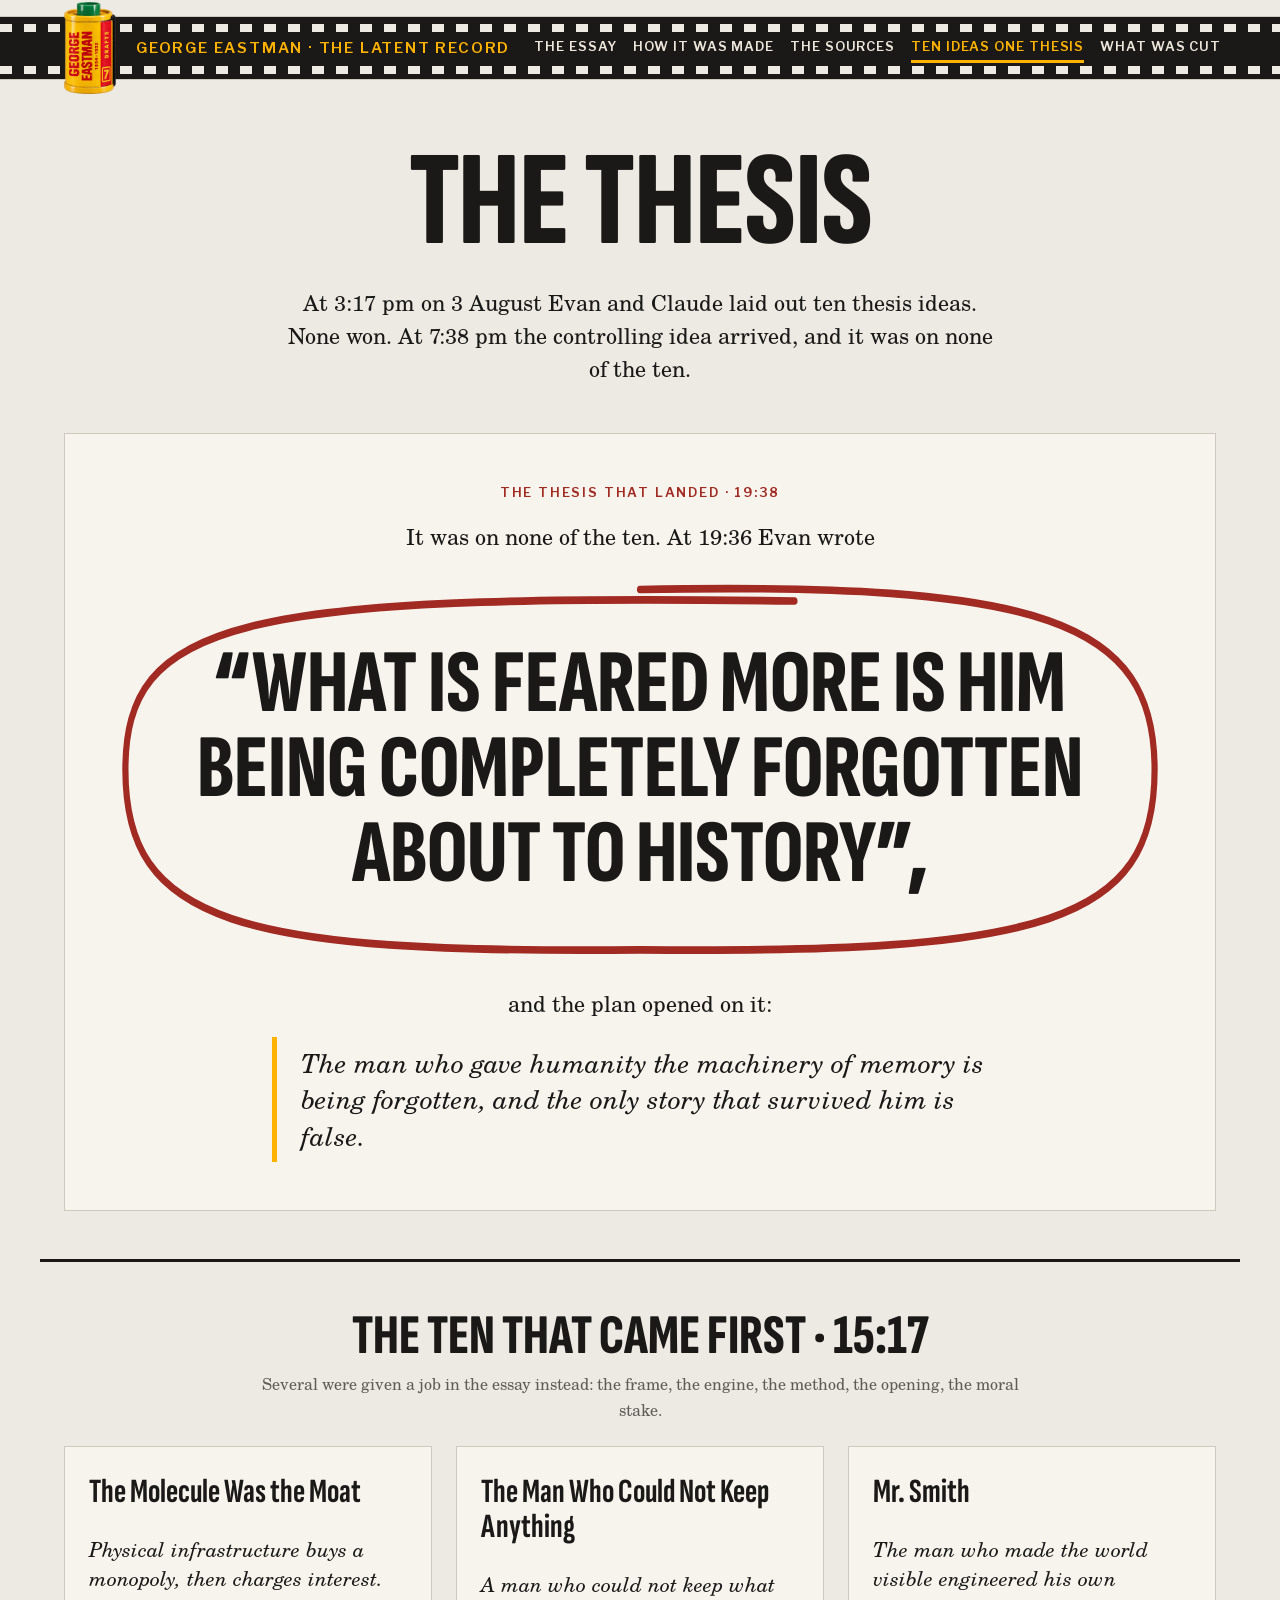
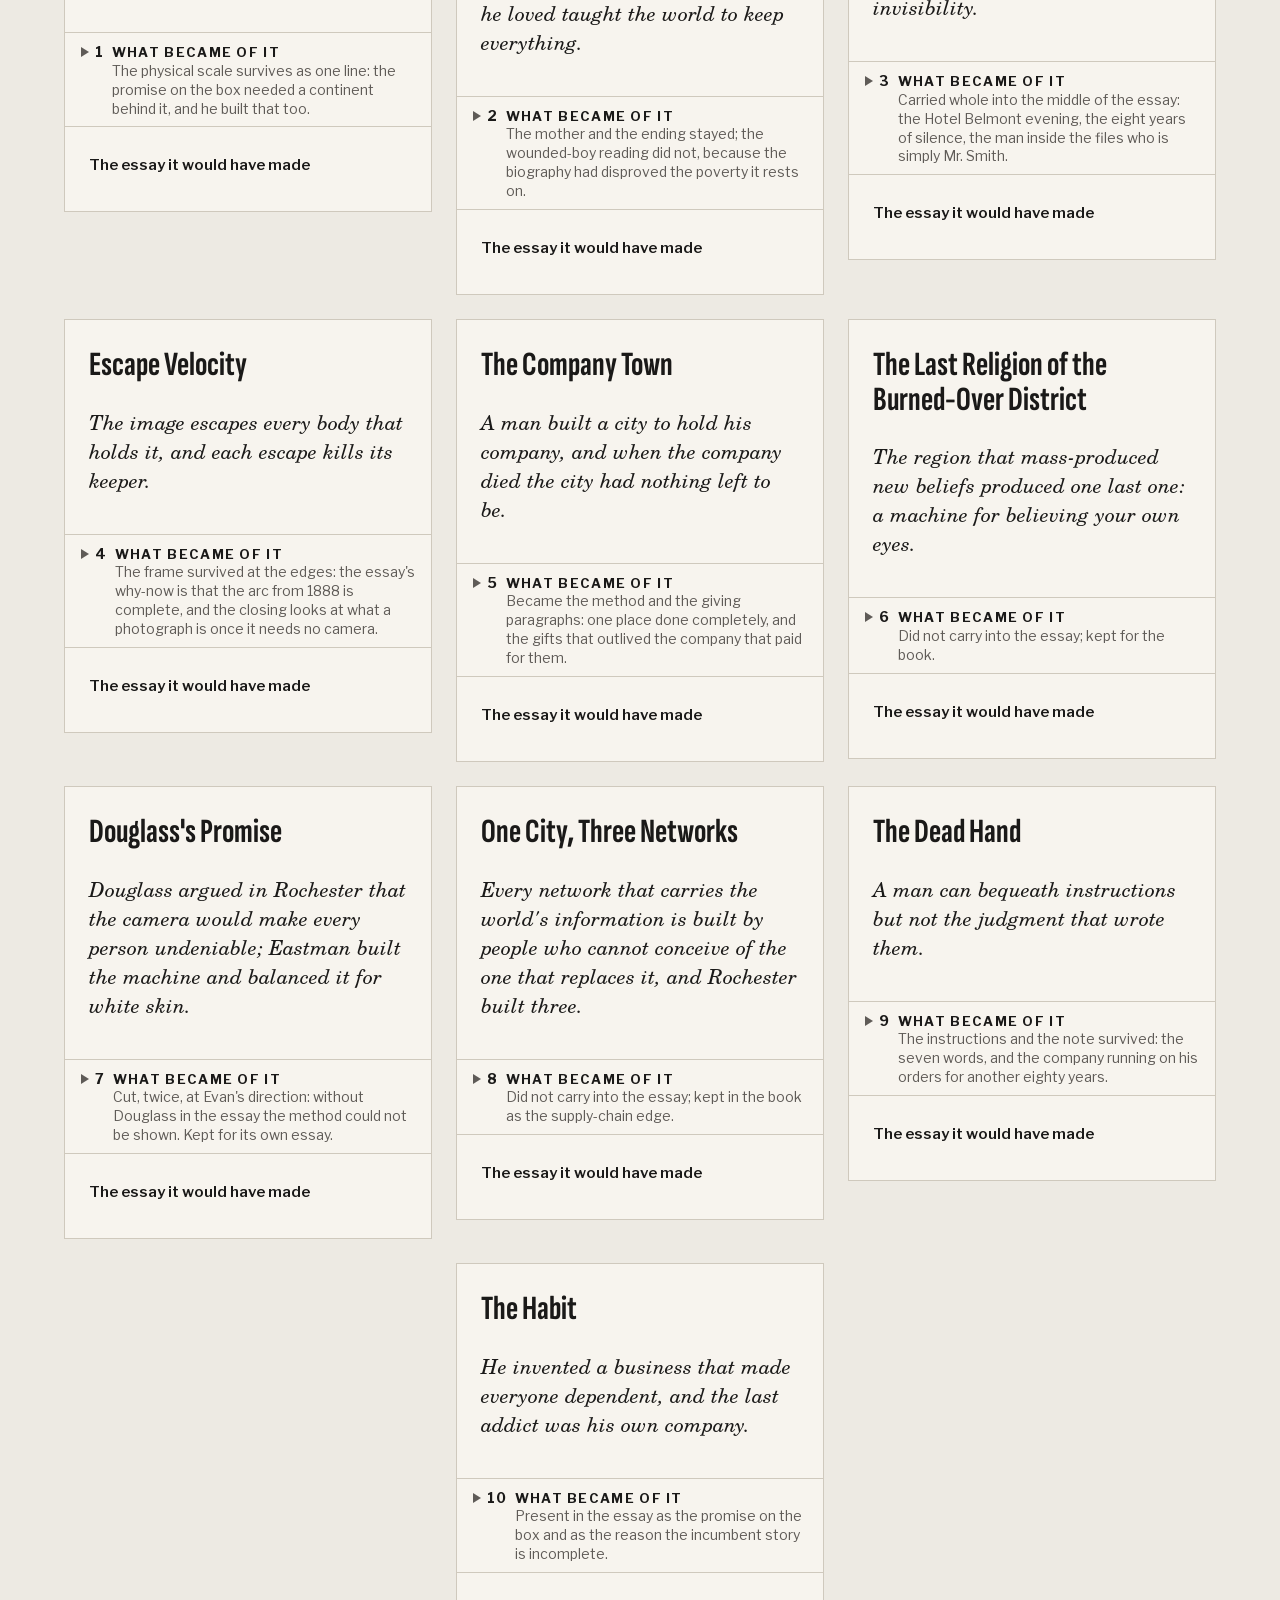
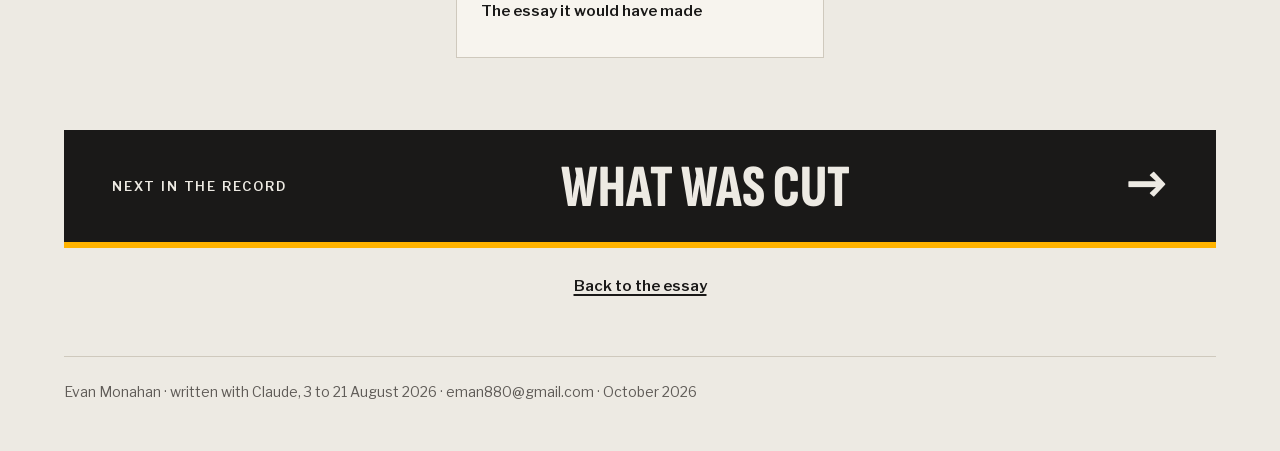
<file: thesis/index.html>
<!doctype html><html lang="en" data-reveal="quick"><head><meta charset="utf-8"><meta name="viewport" content="width=device-width,initial-scale=1,viewport-fit=cover"><link rel="preload" as="font" type="font/woff2" crossorigin href="../fonts/sofia-sans-xc-latin.woff2"><link rel="preload" as="font" type="font/woff2" crossorigin href="../fonts/schola-regular.woff2"><link rel="preload" as="image" href="../assets/canister.webp"><meta name="color-scheme" content="dark light"><title>The Latent Record: Ten ideas one thesis</title><meta name="robots" content="noindex,nofollow"><meta name="description" content="An essay about George Eastman, written with Claude, shown as it was made: every draft, every note, every cut."><meta property="og:title" content="The Latent Record"><meta property="og:description" content="An essay about George Eastman, written with Claude, shown as it was made: every draft, every note, every cut."><meta property="og:type" content="website"><meta property="og:image" content="https://evmonaha880.github.io/latent-record-preview/og.jpg"><meta property="og:image:width" content="1200"><meta property="og:image:height" content="630"><meta name="twitter:card" content="summary_large_image"><link rel="icon" href="data:image/svg+xml,%3Csvg xmlns=%22http://www.w3.org/2000/svg%22 viewBox=%220 0 32 32%22%3E%3Crect width=%2232%22 height=%2232%22 rx=%226%22 fill=%22%23A12A22%22/%3E%3Cpath d=%22M9 7h5v14h9v4H9z%22 fill=%22%23fff%22/%3E%3C/svg%3E"><style>/* ===== D2 Art Director: contact sheet. TOKENS FIRST ===== */
@font-face{font-family:"Sofia Sans XC";src:url(../fonts/sofia-sans-xc-latin.woff2) format("woff2");font-weight:100 900;font-style:normal;font-display:swap}
@font-face{font-family:Schola;src:url(../fonts/schola-regular.woff2) format("woff2");font-weight:400;font-style:normal;font-display:swap}
@font-face{font-family:Schola;src:url(../fonts/schola-italic.woff2) format("woff2");font-weight:400;font-style:italic;font-display:swap}
@font-face{font-family:Schola;src:url(../fonts/schola-bold.woff2) format("woff2");font-weight:700;font-style:normal;font-display:swap}
@font-face{font-family:"Libre Franklin";src:url(../fonts/libre-franklin-latin.woff2) format("woff2");font-weight:100 900;font-style:normal;font-display:swap}

:root{
  /* landing-page tokens, exact */
  --ink:#1A1918;
  --graphite:#5F5B57;
  --yellow:#FFB300;      /* the one yellow */
  --red:#A12A22;         /* marks only */

  /* theme: dark wall (default, plain and readable) */
  --ground:#0E0D0C;
  --frame:#181614;
  --rebate:#2E2925;
  --paper:#EDE6DA;
  --paper-dim:#A9A196;
  --mark:#D2483C;        /* grease-pencil circle (non-text); lifted from #A12A22 for the dark ground */
  --mark-text:#E0584A;   /* red for small text labels on dark */
  --line:var(--yellow);  /* link underline and current-page mark: yellow on dark (10.8:1) */
  --film:#2E2A27;        /* slim film strip: lifted off the dark ground so the holes read */
  --hole:#0E0D0C;
  --cutbg:#2C1916;       /* tint behind a cut sentence */

  /* type */
  --display:"Sofia Sans XC","Arial Narrow",sans-serif;
  --body:Schola,Charter,Georgia,serif;
  --label:"Libre Franklin","Helvetica Neue",sans-serif;
  --t-label:13px; --t-cap:14px; --t-body:18px; --t-h3:38px; --t-stat:76px; --t-h1:clamp(60px,10.5vw,148px);

  /* space */
  --s1:4px; --s2:8px; --s3:16px; --s4:24px; --s5:48px; --s6:96px;
  --measure:62ch;
  --wrap:1200px;
}
@media (prefers-color-scheme:light){
  :root:not([data-theme="dark"]){
    --ground:#EDEAE3; --frame:#F7F4EE; --rebate:#CFC9BD;
    --paper:var(--ink); --paper-dim:var(--graphite);
    --mark:#A12A22; --mark-text:#A12A22; --film:#1A1918; --line:var(--ink);
    --hole:#EDEAE3;
    --cutbg:#F5E3DE;
  }
}
:root[data-theme="light"]{
  --ground:#EDEAE3; --frame:#F7F4EE; --rebate:#CFC9BD;
  --paper:var(--ink); --paper-dim:var(--graphite);
  --mark:#A12A22; --mark-text:#A12A22; --film:#1A1918; --line:var(--ink); --hole:#EDEAE3; --cutbg:#F5E3DE;
}

/* ===== base ===== */
*{box-sizing:border-box;margin:0;padding:0}
html{-webkit-text-size-adjust:100%}
body{background:var(--ground);color:var(--paper);font-family:var(--body);font-size:var(--t-body);line-height:1.6;overflow-x:hidden}
img{display:block;max-width:100%}
a{color:inherit;text-decoration:underline;text-decoration-color:var(--line);text-decoration-thickness:2px;text-underline-offset:3px}
a:hover,a:focus-visible{text-decoration-thickness:4px}
.wrap{max-width:var(--wrap);margin-inline:auto;padding-inline:var(--s4)}
.lab{font-family:var(--label);font-size:var(--t-label);font-weight:600;letter-spacing:.14em;text-transform:uppercase}

/* ===== film strip = canister + running title + menu ===== */
.strip{--hw:12px;--hh:8px;--hp:24px;--hy:7px;--sh:64px;--pad:max(var(--s4),calc((100% - var(--wrap)) / 2 + var(--s4)));--cw:52px;
  position:relative;height:var(--sh);margin:0;background-color:var(--film);
  background-image:linear-gradient(90deg,var(--hole) var(--hw),transparent var(--hw)),linear-gradient(90deg,var(--hole) var(--hw),transparent var(--hw));
  background-size:var(--hp) var(--hh),var(--hp) var(--hh);
  background-position:0 var(--hy),0 calc(var(--sh) - var(--hy) - var(--hh));background-repeat:repeat-x;
  border-block:1px solid var(--rebate)}
.can{position:absolute;left:var(--pad);top:50%;transform:translateY(-50%);height:96px;width:var(--cw);z-index:2;display:block}
.can img{height:100%;width:100%;object-fit:contain}
.can:focus-visible{outline:3px solid var(--yellow);outline-offset:4px}
.strip-in{position:absolute;left:0;right:0;top:calc(var(--hy) + var(--hh) + 3px);bottom:calc(var(--hy) + var(--hh) + 3px);
  display:flex;align-items:center;gap:var(--s4);padding-left:calc(var(--pad) + var(--cw) + 20px);padding-right:var(--pad);white-space:nowrap}
.strip-t{flex:none;font-family:var(--label);font-size:15px;font-weight:600;letter-spacing:.12em;text-transform:uppercase;color:var(--yellow)}
.strip nav{flex:none;display:flex;gap:16px;margin-left:auto}
.strip nav a{position:relative;flex:none;display:flex;align-items:center;font-family:var(--label);font-size:13px;font-weight:600;letter-spacing:.07em;text-transform:uppercase;color:#EDE6DA;text-decoration:none;padding:3px 0;border-bottom:3px solid transparent}
.strip nav a::after{content:"";position:absolute;inset:-10px -8px}
.strip nav a:hover,.strip nav a:focus-visible{border-bottom-color:#EDE6DA}
.strip nav a[aria-current]{color:var(--yellow);border-bottom-color:var(--yellow)}
.strip .s{display:none}
@media (max-width:1239px){.strip .l{display:none}.strip .s{display:inline}}

/* ===== hero ===== */
.hero{display:grid;grid-template-columns:repeat(12,1fr);gap:var(--s4);padding-block:var(--s5) var(--s4);align-items:start}
.hero-pic{grid-column:1/5}
.hero-text{grid-column:5/13;padding-top:var(--s2)}
h1{font-family:var(--display);font-weight:800;font-size:var(--t-h1);line-height:.88;text-transform:uppercase;letter-spacing:-.01em;margin-bottom:var(--s5)}

/* frames: contact-sheet numbering sits under photographs only */
.frame{background:var(--frame);border:1px solid var(--rebate)}
.frame .ph{position:relative;background:var(--frame);overflow:hidden}
.frame .ph img{width:100%;height:100%;object-fit:cover}
.frame .ph.contain img{object-fit:contain}
.frame .ph.top img{object-position:top}
.frame.hero-frame .ph img{height:auto}
.frame.hero-frame{border-bottom:0}
.rule-y{height:5px;background:var(--yellow)}
.under{display:flex;align-items:baseline;gap:var(--s2);padding:var(--s2) var(--s3);border-top:1px solid var(--rebate);font-family:var(--label);font-size:var(--t-cap);color:var(--paper-dim)}
.under .n{font-weight:700;font-variant-numeric:tabular-nums;color:var(--paper);display:inline-flex;align-items:center;gap:6px;letter-spacing:.06em}
.under .n::before{content:"";border:5px solid transparent;border-left:8px solid var(--paper-dim);border-right:0}
.under .t{font-family:var(--label);font-size:var(--t-cap);line-height:1.35}

/* the pick: one red grease-pencil circle that draws itself once */
.pick{position:relative;padding:52px 64px;margin:0 0 var(--s4) var(--s3);max-width:50rem}
.pick svg{position:absolute;inset:-14px -14px;width:calc(100% + 28px);height:calc(100% + 28px);overflow:visible;pointer-events:none}
.pick path{fill:none;stroke:var(--mark);stroke-width:3.5;stroke-linecap:round}
.pick b{display:block;font-family:var(--label);font-size:var(--t-label);font-weight:600;letter-spacing:.14em;text-transform:uppercase;color:var(--mark-text);margin-bottom:var(--s2)}
.pick p{font-style:italic;font-size:21px;line-height:1.5}
@media (prefers-reduced-motion:no-preference){
  .pick path{stroke-dasharray:1;stroke-dashoffset:1;animation:draw 900ms cubic-bezier(.5,0,.2,1) 500ms forwards}
  @keyframes draw{to{stroke-dashoffset:0}}
}

.hero-text .lede{font-size:24px;line-height:1.45;max-width:36rem;margin-bottom:var(--s3)}
.hero-text .who2{font-size:16px;line-height:1.55;color:var(--paper-dim);max-width:36rem}
.hero-text .who2 b{color:var(--paper)}

/* ===== nine-frame roll ===== */
.sheet{border-top:1px solid var(--rebate);margin-top:var(--s4);padding-block:var(--s4) var(--s5)}
.sheet ol{list-style:none;display:grid;grid-template-columns:repeat(5,1fr);gap:var(--s2)}
.rollf{display:flex;flex-direction:column;height:100%;text-decoration:none}
.frame .ph.rollph{aspect-ratio:16/9;display:grid;place-items:center;padding:6px;background:var(--frame)}
.rd{font-family:var(--display);font-weight:800;font-size:clamp(22px,2.4vw,30px);line-height:.95;text-transform:uppercase;text-align:center}
.rollf .under{flex:1;border-top:1px solid var(--rebate);padding:var(--s2)}
.rollf:hover,.rollf:focus-visible{outline:3px solid var(--line);outline-offset:2px}
.hero-text .tz{font-size:16px;color:var(--paper-dim);margin-top:var(--s2)}
.hero-text .tz a{display:inline-flex;align-items:center;min-height:44px}
.pull{margin:var(--s4) 0;padding:var(--s4) var(--s4) var(--s4) var(--s5);border-left:6px solid var(--mark);max-width:var(--measure)}
.pull blockquote p{font-style:italic;font-size:22px;line-height:1.5;margin:0}

@media (max-width:1100px){.sheet ol{grid-template-columns:repeat(5,1fr)}}
@media (max-width:640px){.sheet ol{grid-template-columns:repeat(2,1fr)}.frame .ph.rollph{aspect-ratio:3/2}}

/* ===== beats ===== */
.beat{display:grid;grid-template-columns:repeat(12,1fr);gap:var(--s4);padding-block:var(--s5);border-top:3px solid var(--paper)}
.beat .when{grid-column:1/4;font-family:var(--display);font-weight:800;font-size:clamp(30px,3.4vw,46px);line-height:.95;text-transform:uppercase}
.beat .bt{grid-column:4/13}
.beat h3{font-family:var(--display);font-weight:700;font-size:var(--t-h3);line-height:1.05;margin-bottom:var(--s3);max-width:30ch}
.beat p{max-width:var(--measure);margin-bottom:var(--s3)}
q{font-style:italic}
.stats{display:flex;flex-wrap:wrap;gap:var(--s3);margin:var(--s4) 0 var(--s3)}
.stat{background:var(--frame);border:1px solid var(--rebate);border-top:4px solid var(--paper);padding:var(--s3) var(--s4) var(--s3);min-width:150px;flex:0 1 190px}
.stat b{display:block;font-family:var(--display);font-weight:800;font-size:var(--t-stat);line-height:.95}
.stat span{display:block;margin-top:var(--s2);font-family:var(--label);font-size:var(--t-label);font-weight:600;letter-spacing:.1em;text-transform:uppercase;color:var(--paper-dim)}

.film{display:grid;grid-template-columns:repeat(auto-fill,minmax(150px,1fr));gap:var(--s2);margin:var(--s4) 0 0;max-width:820px;align-items:stretch}
.film .frame{display:flex;flex-direction:column}
.film .frame .under{flex:1}
.film.one{grid-template-columns:minmax(0,420px)}
.film .ph{aspect-ratio:4/5}
.film.one .ph{aspect-ratio:4/3}
.film.one .ph.nat{aspect-ratio:auto}
.film.one .ph.nat img{height:auto}
.film .ph.top img{object-position:top}

/* ===== lower sections ===== */
.sec{display:grid;grid-template-columns:repeat(12,1fr);gap:var(--s4);padding-block:var(--s5);border-top:3px solid var(--paper)}
.sec h2{grid-column:1/4;font-family:var(--display);font-weight:800;font-size:clamp(34px,4.4vw,56px);line-height:.95;text-transform:uppercase}
.sec .sb{grid-column:4/13}
.sec p{max-width:var(--measure);margin-bottom:var(--s3)}
.gaps{list-style:none;max-width:var(--measure);margin-bottom:var(--s4);display:grid;gap:var(--s2)}
.gaps li{background:var(--frame);border:1px solid var(--rebate);border-left:4px solid var(--mark);padding:var(--s3) var(--s4)}
.gaps b{font-family:var(--display);font-weight:800;font-size:22px;letter-spacing:.01em;text-transform:uppercase;margin-right:.3em}
.sidefoot{margin-top:var(--s4);padding-block:var(--s4) var(--s5);border-top:1px solid var(--rebate);font-family:var(--label);font-size:14px;color:var(--paper-dim)}

/* ===== sources page ===== */
.page-head{padding:var(--s5) 0 var(--s4)}
.page-head h1{margin-bottom:var(--s4)}
.page-head .lede{max-width:46rem;font-size:22px;line-height:1.5}
.shelf{padding-block:var(--s5) var(--s4);border-top:3px solid var(--paper)}
.shelf h2{font-family:var(--display);font-weight:800;font-size:clamp(34px,4.4vw,56px);line-height:.95;text-transform:uppercase;margin-bottom:var(--s2)}
.shelfnote{color:var(--paper-dim);font-size:16px;max-width:50rem;margin-bottom:var(--s4)}
.srcgrid{display:grid;grid-template-columns:repeat(auto-fill,minmax(300px,1fr));gap:var(--s4);align-items:start}
.src .ph{aspect-ratio:4/3}
.src .ph.contain img{padding:var(--s2)}
.src .body{padding:var(--s3) var(--s4) var(--s4);border-top:1px solid var(--rebate)}
.src .kd{font-family:var(--label);font-size:var(--t-label);font-weight:600;letter-spacing:.14em;text-transform:uppercase;color:var(--mark-text)}
.src h3{font-family:var(--display);font-weight:700;font-size:28px;line-height:1.05;margin:var(--s1) 0 var(--s2)}
.src p{font-size:var(--t-body);line-height:1.55;margin-bottom:var(--s3)}
.src .links a{display:inline-flex;align-items:center;min-height:44px}
.src .links{display:flex;flex-direction:column;gap:0;font-family:var(--label);font-size:15px;font-weight:600;margin-bottom:var(--s3)}
.src .links.note{font-weight:400;color:var(--paper-dim);border-left:3px solid var(--mark);padding-left:var(--s3)}
.src .who{font-family:var(--label);font-size:14px;color:var(--paper-dim)}
.chips{display:flex;flex-wrap:wrap;gap:var(--s2);align-items:center;margin-top:var(--s3);font-family:var(--label);font-size:13px;color:var(--paper-dim)}
.chip{display:inline-flex;align-items:center;min-height:44px;min-width:44px;justify-content:center;border:1px solid var(--paper-dim);padding:2px 14px;border-radius:99px;text-decoration:none;color:var(--paper);font-weight:600}
.chip:hover{border-color:var(--yellow);background:var(--ground)}

/* ===== phone ===== */
@media (max-width:899px){
  .hero{grid-template-columns:1fr;padding-top:var(--s5)}
  .hero-pic,.hero-text{grid-column:1}
  .hero-text{order:-1;padding-top:0}
  h1{margin-bottom:var(--s4)}
  .frame.hero-frame .ph{aspect-ratio:4/3}
  .frame.hero-frame .ph img{height:100%;object-position:50% 22%}
  .beat .when,.beat .bt,.sec h2,.sec .sb{grid-column:1/13}
  .beat,.sec{gap:var(--s3)}
  .pick{padding:40px 32px;margin-left:0}
}
@media (max-width:560px){
  .strip{--hw:9px;--hh:6px;--hp:18px;--hy:5px;--sh:108px;--pad:16px;--cw:42px}
  .can{height:84px}
  .strip-in{display:grid;grid-template-rows:28px 44px;align-content:center;gap:0;padding-left:calc(var(--pad) + var(--cw) + 12px);padding-right:12px;top:calc(var(--hy) + var(--hh) + 2px);bottom:calc(var(--hy) + var(--hh) + 2px)}
  .strip-t{font-size:13px;letter-spacing:.03em;line-height:28px}
  .strip nav{margin-left:0;gap:0;justify-content:space-between;align-items:stretch}
  .strip nav a{min-height:44px;padding:0 4px;border-bottom-width:3px}
  .strip nav a::after{inset:0 -4px}
  .strip .l{display:none}.strip .s{display:inline}
}
@media (max-width:480px){
  :root{--t-stat:60px}
  .wrap{padding-inline:var(--s3)}
  .pick{padding:36px 28px}
  .pick p{font-size:19px}
  .hero-text .lede{font-size:21px}
  .stat{flex:1 1 40%;min-width:130px}
  .film{grid-template-columns:repeat(2,1fr)}
  .srcgrid{grid-template-columns:1fr}
}

/* ===== sticky strip: hides on scroll down ===== */
html{scroll-padding-top:130px}
.stripbar{position:sticky;top:0;z-index:50;background:var(--ground);padding:16px 0 16px;transition:transform 180ms ease;will-change:transform}
.stripbar.is-hidden{transform:translateY(-100%)}
@media (prefers-reduced-motion:reduce){.stripbar{transition:none}}
@media (max-width:560px){.stripbar{padding:8px 0 8px}}

/* ===== door: next in the record ===== */
.next{padding-block:var(--s5) var(--s4);display:grid;gap:var(--s3)}
.door{display:flex;align-items:center;justify-content:space-between;gap:var(--s4);min-height:112px;padding:var(--s4) var(--s5);background:var(--paper);color:var(--ground);text-decoration:none;border-bottom:6px solid var(--yellow)}
.door:hover,.door:focus-visible{outline:3px solid var(--yellow);outline-offset:3px}
.door .dl{display:block;font-family:var(--label);font-size:var(--t-label);font-weight:600;letter-spacing:.14em;text-transform:uppercase}
.door .dn{display:block;font-family:var(--display);font-weight:800;font-size:clamp(32px,5.2vw,60px);line-height:1;text-transform:uppercase}
.door .da{font-family:var(--display);font-weight:800;font-size:56px;line-height:1}
.door .dl+.dn{margin-top:var(--s1)}
.backs{display:flex;flex-wrap:wrap;gap:var(--s2) var(--s5)}
.back{display:inline-flex;align-items:center;min-height:44px;font-family:var(--label);font-size:15px;font-weight:600}

/* ===== shared helpers ===== */
.ab{padding-top:var(--s3);color:var(--paper-dim);display:flex;gap:var(--s2);align-items:center}
.ab a{display:inline-flex;align-items:center;justify-content:center;min-height:44px;min-width:44px;color:var(--paper)}
.ab a[aria-current]{border-bottom:3px solid var(--line)}
.cuthead h1{margin-bottom:var(--s3)}
h2.h2,.passages h2,.lists h2,.sec2 h2{font-family:var(--display);font-weight:800;font-size:clamp(34px,4.4vw,56px);line-height:.95;text-transform:uppercase;margin-bottom:var(--s2)}

/* print tones: fixed light-table prints, legible in both themes */
.t0{background:#F2ECE0;color:#1A1918}.t1{background:#D3C9B6;color:#1A1918}.t2{background:#9C917E;color:#1A1918}.t3{background:#26221F;color:#EDE6DA}
.frame .ph.t0{background:#F2ECE0;color:#1A1918}.frame .ph.t1{background:#D3C9B6;color:#1A1918}.frame .ph.t2{background:#9C917E;color:#1A1918}.frame .ph.t3{background:#26221F;color:#EDE6DA}

/* ===== cut A: grid hero ===== */
.gridwrap{padding-block:var(--s4) var(--s5)}
.heatgrid{display:grid;grid-template-columns:repeat(11,1fr);gap:6px;max-width:1040px;margin-block:var(--s4) var(--s3)}
.sq{aspect-ratio:1;min-width:44px;min-height:44px;display:flex;flex-direction:column;align-items:center;justify-content:center;border:1px solid var(--paper-dim);text-decoration:none;font-family:var(--label);line-height:1.15}
.sq b{font-size:15px;font-weight:600}
.sq i{font-style:normal;font-size:var(--t-label);font-weight:600}
a.sq:hover,a.sq:focus-visible{outline:3px solid var(--line);outline-offset:2px}
.heatcap{color:var(--paper-dim);font-size:16px;max-width:46rem}
.fates{padding-block:var(--s4) var(--s5);border-top:1px solid var(--rebate)}
.fwrap{position:relative;padding:40px 0 84px}
.fbar{display:flex;height:64px;border:1px solid var(--paper-dim)}
.fbar span{display:block;height:100%}
.fc{background:#26221F}.ff{background:#9C917E}.fk{background:#F2ECE0}
.fwrap .l1,.fwrap .l2,.fwrap .l3{position:absolute;font-family:var(--label);font-weight:600;font-size:16px;letter-spacing:.04em;text-transform:uppercase;line-height:1.3}
.fwrap .l1{top:0;left:0}
.fwrap .l3{top:0;right:0;text-align:right}
.fwrap .l2{top:104px;left:35.19%;border-left:2px solid var(--paper);padding:6px 0 0 10px;max-width:62%}
.clause{font-size:var(--t-body);margin-top:var(--s2)}
.passages{padding-block:var(--s5) var(--s4);border-top:3px solid var(--paper)}
.srcgrid.slips{grid-template-columns:repeat(auto-fill,minmax(300px,1fr));gap:var(--s4);align-items:start}
.frame .ph.slipph{aspect-ratio:auto;background:#F2ECE0;color:#1A1918;padding:var(--s4)}
.slipph .ptxt{font-size:var(--t-body);line-height:1.55;margin:0 0 var(--s3);color:#1A1918}
.slipph .ptxt.none{color:#5F5B57}
.slipph .note{border-left-color:#A12A22;margin-block:var(--s3) 0}
.slipph .nl{color:#5F5B57}
.slipph .nt{color:#1A1918}
details>summary{cursor:pointer;min-height:44px;display:flex;align-items:center;font-family:var(--label);font-size:15px;font-weight:600;list-style-position:inside}
details>summary:focus-visible{outline:3px solid var(--line);outline-offset:2px}
.src .body details p.ptxt,.ptxt{font-size:var(--t-body);margin-block:var(--s3)}
.ptxt.none{color:var(--paper-dim);font-style:italic}
.note{border-left:3px solid var(--mark);padding-left:var(--s3);margin-block:var(--s3)}
.nl{font-family:var(--label);font-size:var(--t-label);font-weight:600;letter-spacing:.1em;text-transform:uppercase;color:var(--paper-dim)}
.nl span{letter-spacing:.04em;margin-left:var(--s2);text-transform:none}
.nt{font-size:var(--t-body);line-height:1.5}
.lists{padding-block:var(--s5) var(--s4);border-top:3px solid var(--paper)}
.secname{font-family:var(--display);font-weight:800;font-size:30px;text-transform:uppercase;margin:var(--s5) 0 var(--s2)}
.cutpara{border-top:1px solid var(--rebate)}
.cutpara:target{outline:3px solid var(--mark);outline-offset:4px}
.cutpara summary{font-size:20px}
.src,.cutpara,.secname,.passages,.lists,#by-paragraph,#sources{scroll-margin-top:130px}
.linkbtn{background:none;border:0;padding:0 var(--s2);min-height:44px;font-family:var(--label);font-size:15px;font-weight:600;color:var(--paper);text-decoration:underline;text-decoration-color:var(--line);text-decoration-thickness:2px;text-underline-offset:3px;cursor:pointer}
.linkbtn:focus-visible{outline:3px solid var(--line);outline-offset:2px}
.ctl{margin:var(--s2) 0 var(--s3)}
.cutpara>details[open]{padding-bottom:var(--s3)}
.cutlist{list-style:none;display:grid;gap:var(--s3);margin-top:var(--s2);max-width:56rem}
.cutlist li{background:var(--frame);border:1px solid var(--rebate);padding:var(--s3) var(--s4)}
.cutlist li.cut{background:var(--cutbg);border-left:8px solid var(--mark)}
.cutlist li.fold{border-left:8px dotted var(--paper-dim)}
.cutlist li.fold .t{font-style:italic}
.cutlist .t{display:block;font-size:var(--t-body)}
.cutlist .b{display:block;margin-top:var(--s2);font-family:var(--label);font-size:var(--t-cap);color:var(--paper-dim);line-height:1.45}
.cutlist .b a{display:inline-flex;align-items:center;min-height:44px}
.cutpara p.b a{display:inline-flex;align-items:center;min-height:44px;font-family:var(--label);font-size:15px}
.cutlist s{text-decoration-color:var(--mark);text-decoration-thickness:2px}
.sec2{padding-block:var(--s5) var(--s4);border-top:3px solid var(--paper)}
.method{max-width:var(--measure);color:var(--paper-dim);font-size:16px;padding-block:var(--s4) 0}

/* ===== cut B: 66 frames ===== */
.srcgrid.dense{grid-template-columns:repeat(auto-fill,minmax(170px,1fr))}
.numph{aspect-ratio:4/3;display:grid;place-items:center}
.pn{font-family:var(--display);font-weight:800;font-size:76px;line-height:1}
.pn.pg{font-size:60px}
.para:has(details[open]){grid-column:1/-1}
.para .body{padding:0 var(--s3) var(--s3)}

/* ===== thesis ===== */
.giant-wrap{padding-block:var(--s4) var(--s5)}
.giant{padding:var(--s5) var(--s5)}
.gi .lab{color:var(--mark-text);margin-bottom:var(--s3)}
.giant .pre,.giant .post{font-size:22px;max-width:44rem}
.gq{position:relative;padding:64px 72px;margin:var(--s4) 0}
.gq{font-family:var(--display);font-weight:800;font-size:clamp(38px,7vw,96px);line-height:.95;text-transform:uppercase}
.gq q{font-style:normal}
.gq svg{position:absolute;inset:0;width:100%;height:100%;overflow:visible;pointer-events:none}
.gq path{fill:none;stroke:var(--mark);stroke-width:4;stroke-linecap:round}
@media (prefers-reduced-motion:no-preference){
  .gq path{stroke-dasharray:1;stroke-dashoffset:1;animation:draw 900ms cubic-bezier(.5,0,.2,1) 500ms forwards}
}
blockquote.thesis{margin-top:var(--s3);border-left:5px solid var(--yellow);padding:var(--s2) 0 var(--s2) var(--s4);max-width:46rem}
blockquote.thesis p{font-style:italic;font-size:26px;line-height:1.4}
.frame .ph.tph{aspect-ratio:auto;min-height:170px;padding:var(--s4);display:flex;flex-direction:column;gap:var(--s3);background:var(--frame)}
.tph h3{font-family:var(--display);font-weight:700;font-size:34px;line-height:1.02}
.tph .idea{font-style:italic;font-size:var(--t-body);line-height:1.45}
.under .t b{display:block;font-size:var(--t-label);letter-spacing:.1em;text-transform:uppercase;color:var(--paper)}
@media (max-width:899px){
  .giant{padding:var(--s4) var(--s3)}
  .gq{padding:44px 28px}
  .heatgrid{grid-template-columns:repeat(6,1fr)}
  .door{padding:var(--s4) var(--s4);min-height:96px}
  .door .da{font-size:40px}
}

/* ===== phone: rolls swipe sideways inside their own box ===== */
@media (max-width:700px){
  .sheet ol,.film:not(.one),.srcgrid.slips{display:flex;gap:8px;overflow-x:auto;overflow-y:hidden;scroll-snap-type:x proximity;scrollbar-width:none;-webkit-overflow-scrolling:touch;padding-bottom:4px;max-width:100%}
  .sheet ol::-webkit-scrollbar,.film:not(.one)::-webkit-scrollbar,.srcgrid.slips::-webkit-scrollbar{display:none}
  .sheet li{flex:0 0 140px;scroll-snap-align:start}
  .film:not(.one) .frame{flex:0 0 150px;scroll-snap-align:start}
  .srcgrid.slips .slip{flex:0 0 84%;scroll-snap-align:start}
  .srcgrid.slips{align-items:stretch;gap:var(--s3)}
  .frame .ph.rollph{aspect-ratio:3/2}
}

/* ===== desktop balance (900px and up) ===== */
@media (min-width:900px){
  :root{--t-body:19px}
  /* head: centred */
  .hero{grid-template-columns:1fr 1fr;grid-template-areas:"h h" "lede lede" "who who" "tz tz" "photo pick";column-gap:var(--s5);row-gap:var(--s3);align-items:center;text-align:center;padding-top:var(--s5)}
  .hero-text{display:contents}
  .hero h1{grid-area:h;margin:0 0 var(--s3)}
  .hero-text .lede{grid-area:lede;max-width:720px;margin:0 auto}
  .hero-text .who2{grid-area:who;max-width:720px;margin:0 auto}
  .hero-text .tzs{grid-area:tz;margin-bottom:var(--s4)}
  .hero-pic{grid-area:photo;justify-self:end;width:min(100%,380px)}
  .hero .pick{grid-area:pick;justify-self:start;text-align:left;margin:0}
  .page-head{text-align:center}
  .page-head .lede{margin-inline:auto;max-width:720px}
  /* beats: date | text | aside */
  .beat,.sec{grid-template-columns:180px minmax(0,720px);justify-content:center}
  .beat .when,.sec h2{grid-column:1}
  .beat .bt,.sec .sb{grid-column:2}
  /* headings centred on frame pages */
  .shelf h2,.shelfnote,.passages h2,.passages .shelfnote,.lists h2,.lists .shelfnote,.sec2 h2,.gridwrap h2,.gridwrap .heatcap{text-align:center;margin-inline:auto}
  .heatgrid{margin-inline:auto}
  .lists>*{max-width:860px;margin-inline:auto}
  .lists>h2,.lists>.shelfnote{max-width:none}
  .ctl{text-align:center}
  .sec2{text-align:center}.sec2 .cutlist{text-align:left;margin-inline:auto}
  .method{margin-inline:auto;text-align:center}
  .backs{justify-content:center}
  .gi{text-align:center}
  .giant .pre,.giant .post{margin-inline:auto}
  blockquote.thesis{margin-inline:auto;text-align:left}
  /* frame grids: three across, last row centred */
  .srcgrid:not(.dense){display:flex;flex-wrap:wrap;justify-content:center;align-items:flex-start;gap:var(--s4)}
  .srcgrid:not(.dense)>*{flex:0 0 calc((100% - 2 * var(--s4)) / 3)}
}
@media (min-width:1280px){:root{--t-body:20px}}

/* ===== letter excerpt frame ===== */
.letter{margin:var(--s4) 0;max-width:var(--measure);border-left:6px solid var(--mark)}
.frame .ph.letterph{aspect-ratio:auto;background:#F2ECE0;color:#1A1918;padding:var(--s4) var(--s4) var(--s3)}
.letterph .nl{color:#5F5B57;margin-bottom:var(--s3)}
.letterph p{max-width:none;font-size:var(--t-body);line-height:1.6;margin:0 0 var(--s3);color:#1A1918}
.letterph p.nl{font-size:var(--t-label)}
.letterph em{font-style:italic}

/* ===== picture links ===== */
.picl{display:block;color:inherit;text-decoration:none}
.picl:hover img,.picl:focus-visible img{opacity:.92}
.picl:focus-visible{outline:3px solid var(--line);outline-offset:-3px}
.beat .film{max-width:100%}
.beat .film.one{grid-template-columns:minmax(0,420px)}
@media (min-width:900px){.beat .stats{flex-wrap:nowrap}.beat .stat{flex:1 1 0;min-width:0;padding:var(--s3)}.beat .stat b{font-size:64px}}
.ph .picl{width:100%;height:100%}
.ph .picl img{width:100%;height:100%}
.ph.nat .picl,.ph.nat .picl img{height:auto}

/* strip title is a link to the landing page */
a.strip-t,a.lr-t{text-decoration:none;color:var(--yellow);display:inline-flex;align-items:center;min-height:28px}
a.strip-t:hover,a.lr-t:hover,a.strip-t:focus-visible,a.lr-t:focus-visible{text-decoration:underline;text-underline-offset:4px;text-decoration-thickness:2px}
a.strip-t:focus-visible,a.lr-t:focus-visible{outline:3px solid var(--yellow);outline-offset:3px}
</style></head><body><!-- NEW COPY -->
<div class="stripbar"><header class="strip"><a class="can" href="../"><img src="../assets/canister.webp" width="509" height="900" alt="The Latent Record, home"></a><div class="strip-in"><a class="strip-t" href="../">GEORGE EASTMAN &middot; THE LATENT RECORD</a><nav aria-label="Pages of this site"><a href="../essay/"><span class="l">The essay</span><span class="s">Essay</span></a><a href="../how/"><span class="l">How it was made</span><span class="s">How</span></a><a href="../sources/"><span class="l">The sources</span><span class="s">Sources</span></a><a href="../thesis/" aria-current="page"><span class="l">Ten ideas one thesis</span><span class="s">Ideas</span></a><a href="../cut/"><span class="l">What was cut</span><span class="s">Cut</span></a></nav></div></header></div>
<!-- /NEW COPY --><main><div class="wrap"><header class="page-head"><h1>The thesis</h1><p class="lede">At 3:17 pm on 3 August <!-- NEW COPY -->Evan<!-- /NEW COPY --> and Claude laid out ten thesis ideas. None won. At 7:38 pm the controlling idea arrived, and it was on none of the ten.</p></header></div><section class="wrap giant-wrap"><figure class="frame giant"><div class="gi"><h2 class="lab">The thesis that landed · 19:38</h2><p class="pre">It was on none of the ten. At 19:36 <!-- NEW COPY -->Evan<!-- /NEW COPY --> wrote</p><div class="gq"><svg viewBox="0 0 680 200" preserveAspectRatio="none" aria-hidden="true" focusable="false"><path pathLength="1" d="M340 6 C600 2 672 22 672 100 C672 180 600 196 340 194 C80 196 8 180 8 100 C8 22 80 8 440 12"/></svg><q>what is feared more is him being completely forgotten about to history</q>,</div><p class="post">and the plan opened on it:</p><blockquote class="thesis"><p>The man who gave humanity the machinery of memory is being forgotten, and the only story that survived him is false.</p></blockquote></div></figure></section><section class="wrap shelf"><h2 id="candidates">The ten that came first · 15:17</h2><p class="shelfnote">Several were given a job in the essay instead: the frame, the engine, the method, the opening, the moral stake.</p><div class="srcgrid"><article class="src frame" id="cand-1"><div class="ph tph"><h3>The Molecule Was the Moat</h3><p class="idea">Physical infrastructure buys a monopoly, then charges interest.</p></div><div class="under"><span class="n">1</span><span class="t"><b>What became of it</b> The physical scale survives as one line: the promise on the box needed a continent behind it, and he built that too.</span></div><div class="body"><details><summary>The essay it would have made</summary><p>Kodak as the protagonist and Eastman as prologue: the emulsion as the moat, cattle-bone gelatin and silver by the ton, a satellite film capsule snatched from the sky in 1960, and the day in 1976 when the most demanding customer on earth stopped needing atoms.</p></details></div></article><article class="src frame" id="cand-2"><div class="ph tph"><h3>The Man Who Could Not Keep Anything</h3><p class="idea">A man who could not keep what he loved taught the world to keep everything.</p></div><div class="under"><span class="n">2</span><span class="t"><b>What became of it</b> The mother and the ending stayed; the wounded-boy reading did not, because the biography had disproved the poverty it rests on.</span></div><div class="body"><details><summary>The essay it would have made</summary><p>A life told as loss: the father dead when he was seven, the mother&#x27;s gloves rolled into two balls beside the bed, the machine for not losing things, and a company that could not let go of film.</p></details></div></article><article class="src frame" id="cand-3"><div class="ph tph"><h3>Mr. Smith</h3><p class="idea">The man who made the world visible engineered his own invisibility.</p></div><div class="under"><span class="n">3</span><span class="t"><b>What became of it</b> Carried whole into the middle of the essay: the Hotel Belmont evening, the eight years of silence, the man inside the files who is simply Mr. Smith.</span></div><div class="body"><details><summary>The essay it would have made</summary><p>Concealment as the spine: twenty million dollars to MIT as Mr. Smith, a secret held eight years; a biography he edited himself; ashes under a name and two dates; a company that curated its own archive.</p></details></div></article><article class="src frame" id="cand-4"><div class="ph tph"><h3>Escape Velocity</h3><p class="idea">The image escapes every body that holds it, and each escape kills its keeper.</p></div><div class="under"><span class="n">4</span><span class="t"><b>What became of it</b> The frame survived at the edges: the essay&#x27;s why-now is that the arc from 1888 is complete, and the closing looks at what a photograph is once it needs no camera.</span></div><div class="body"><details><summary>The essay it would have made</summary><p>The image as the protagonist and the humans as its keepers: glass, silver, acetate, silicon, and now a picture with no lens, no light and no moment.</p></details></div></article><article class="src frame" id="cand-5"><div class="ph tph"><h3>The Company Town</h3><p class="idea">A man built a city to hold his company, and when the company died the city had nothing left to be.</p></div><div class="under"><span class="n">5</span><span class="t"><b>What became of it</b> Became the method and the giving paragraphs: one place done completely, and the gifts that outlived the company that paid for them.</span></div><div class="body"><details><summary>The essay it would have made</summary><p>Rochester as the through-line character: the medical school, the dental dispensary, the music school, the city-manager campaign, sixty thousand jobs at the peak and thirteen hundred now.</p></details></div></article><article class="src frame" id="cand-6"><div class="ph tph"><h3>The Last Religion of the Burned-Over District</h3><p class="idea">The region that mass-produced new beliefs produced one last one: a machine for believing your own eyes.</p></div><div class="under"><span class="n">6</span><span class="t"><b>What became of it</b> Did not carry into the essay; kept for the book.</span></div><div class="body"><details><summary>The essay it would have made</summary><p>Opens on the burned-over district, a new scripture, a new afterlife and a new abolition within sixty miles, and ends with an atheist inventing the district&#x27;s most successful faith, the snapshot.</p></details></div></article><article class="src frame" id="cand-7"><div class="ph tph"><h3>Douglass&#x27;s Promise</h3><p class="idea">Douglass argued in Rochester that the camera would make every person undeniable; Eastman built the machine and balanced it for white skin.</p></div><div class="under"><span class="n">7</span><span class="t"><b>What became of it</b> Cut, twice, at <!-- NEW COPY -->Evan&#x27;s<!-- /NEW COPY --> direction: without Douglass in the essay the method could not be shown. Kept for its own essay.</span></div><div class="body"><details><summary>The essay it would have made</summary><p>Two men in one city who never meet, the promise industrialised, and the chemistry that betrayed it, running from the Shirley card into firmware and model weights.</p></details></div></article><article class="src frame" id="cand-8"><div class="ph tph"><h3>One City, Three Networks</h3><p class="idea">Every network that carries the world&#x27;s information is built by people who cannot conceive of the one that replaces it, and Rochester built three.</p></div><div class="under"><span class="n">8</span><span class="t"><b>What became of it</b> Did not carry into the essay; kept in the book as the supply-chain edge.</span></div><div class="body"><details><summary>The essay it would have made</summary><p>The canal, the telegraph and the image as freight, each obsoleting the last from inside the same city, with Xerox as the fourth.</p></details></div></article><article class="src frame" id="cand-9"><div class="ph tph"><h3>The Dead Hand</h3><p class="idea">A man can bequeath instructions but not the judgment that wrote them.</p></div><div class="under"><span class="n">9</span><span class="t"><b>What became of it</b> The instructions and the note survived: the seven words, and the company running on his orders for another eighty years.</span></div><div class="body"><details><summary>The essay it would have made</summary><p>A book made of documents: the 1904 policy to cover every avenue, the 1914 judgment to forget Goodwin, the will signed ninety minutes before the shot, and the 1973 memo that repeated the sentence with its wisdom removed.</p></details></div></article><article class="src frame" id="cand-10"><div class="ph tph"><h3>The Habit</h3><p class="idea">He invented a business that made everyone dependent, and the last addict was his own company.</p></div><div class="under"><span class="n">10</span><span class="t"><b>What became of it</b> Present in the essay as the promise on the box and as the reason the incumbent story is incomplete.</span></div><div class="body"><details><summary>The essay it would have made</summary><p>The camera cheap, the film forever, the developing back to Rochester; then a company hooked on its own margins, refusing digital rationally right up until it was fatal.</p></details></div></article></div></section></main><!-- NEW COPY -->
<section class="wrap next" aria-label="Next in the record"><a class="door" href="../cut/"><span class="dl">Next in the record</span><span class="dn">What was cut</span><span class="da" aria-hidden="true">&rarr;</span></a><div class="backs"><a class="back" href="../essay/">Back to the essay</a></div></section>
<!-- /NEW COPY --><div class="wrap"><div class="sidefoot">Evan Monahan · written with Claude, 3 to 21 August 2026 · eman880@gmail.com · October 2026</div></div><!-- NEW COPY -->
<script>
(function(){
var MODES={quick:{UP_SHOW:40,DOWN_HIDE:8,TOLERATE_DOWN:0},intentional:{UP_SHOW:450,DOWN_HIDE:40,TOLERATE_DOWN:40}};
var TOP_ZONE=4,LOCK_MS=700;
var root=document.documentElement,bar=document.querySelector('.stripbar');if(!bar)return;
var q=(new URLSearchParams(location.search)).get('reveal');
var mode=MODES[q]?q:(MODES[root.getAttribute('data-reveal')]?root.getAttribute('data-reveal'):'quick');
var M=MODES[mode],last=window.pageYOffset,up=0,down=0,hidden=false,tick=false,lockUntil=0;
function set(h){if(h===hidden)return;hidden=h;bar.classList.toggle('is-hidden',h)}
function step(){
  tick=false;var y=Math.max(0,window.pageYOffset),dy=y-last;last=y;
  if(y<=TOP_ZONE){up=0;down=0;set(false);return}
  if(bar.contains(document.activeElement)){set(false);return}
  if(Date.now()<lockUntil){up=0;down=0;return}
  if(dy>0){down+=dy;if(down>=M.DOWN_HIDE){set(true);up=0}}
  else if(dy<0){up+=-dy;down=0;if(up>=M.UP_SHOW){set(false);up=0}}
}
window.addEventListener('scroll',function(){if(!tick){tick=true;requestAnimationFrame(step)}},{passive:true});
function lock(){lockUntil=Date.now()+LOCK_MS;up=0;down=0}
window.addEventListener('hashchange',lock);
document.addEventListener('click',function(e){var a=e.target.closest&&e.target.closest('a[href^="#"]');if(a)lock()});
bar.addEventListener('focusin',function(){set(false)});
if(location.hash)lock();
})();
</script>
<!-- /NEW COPY --></body></html>
</file>
